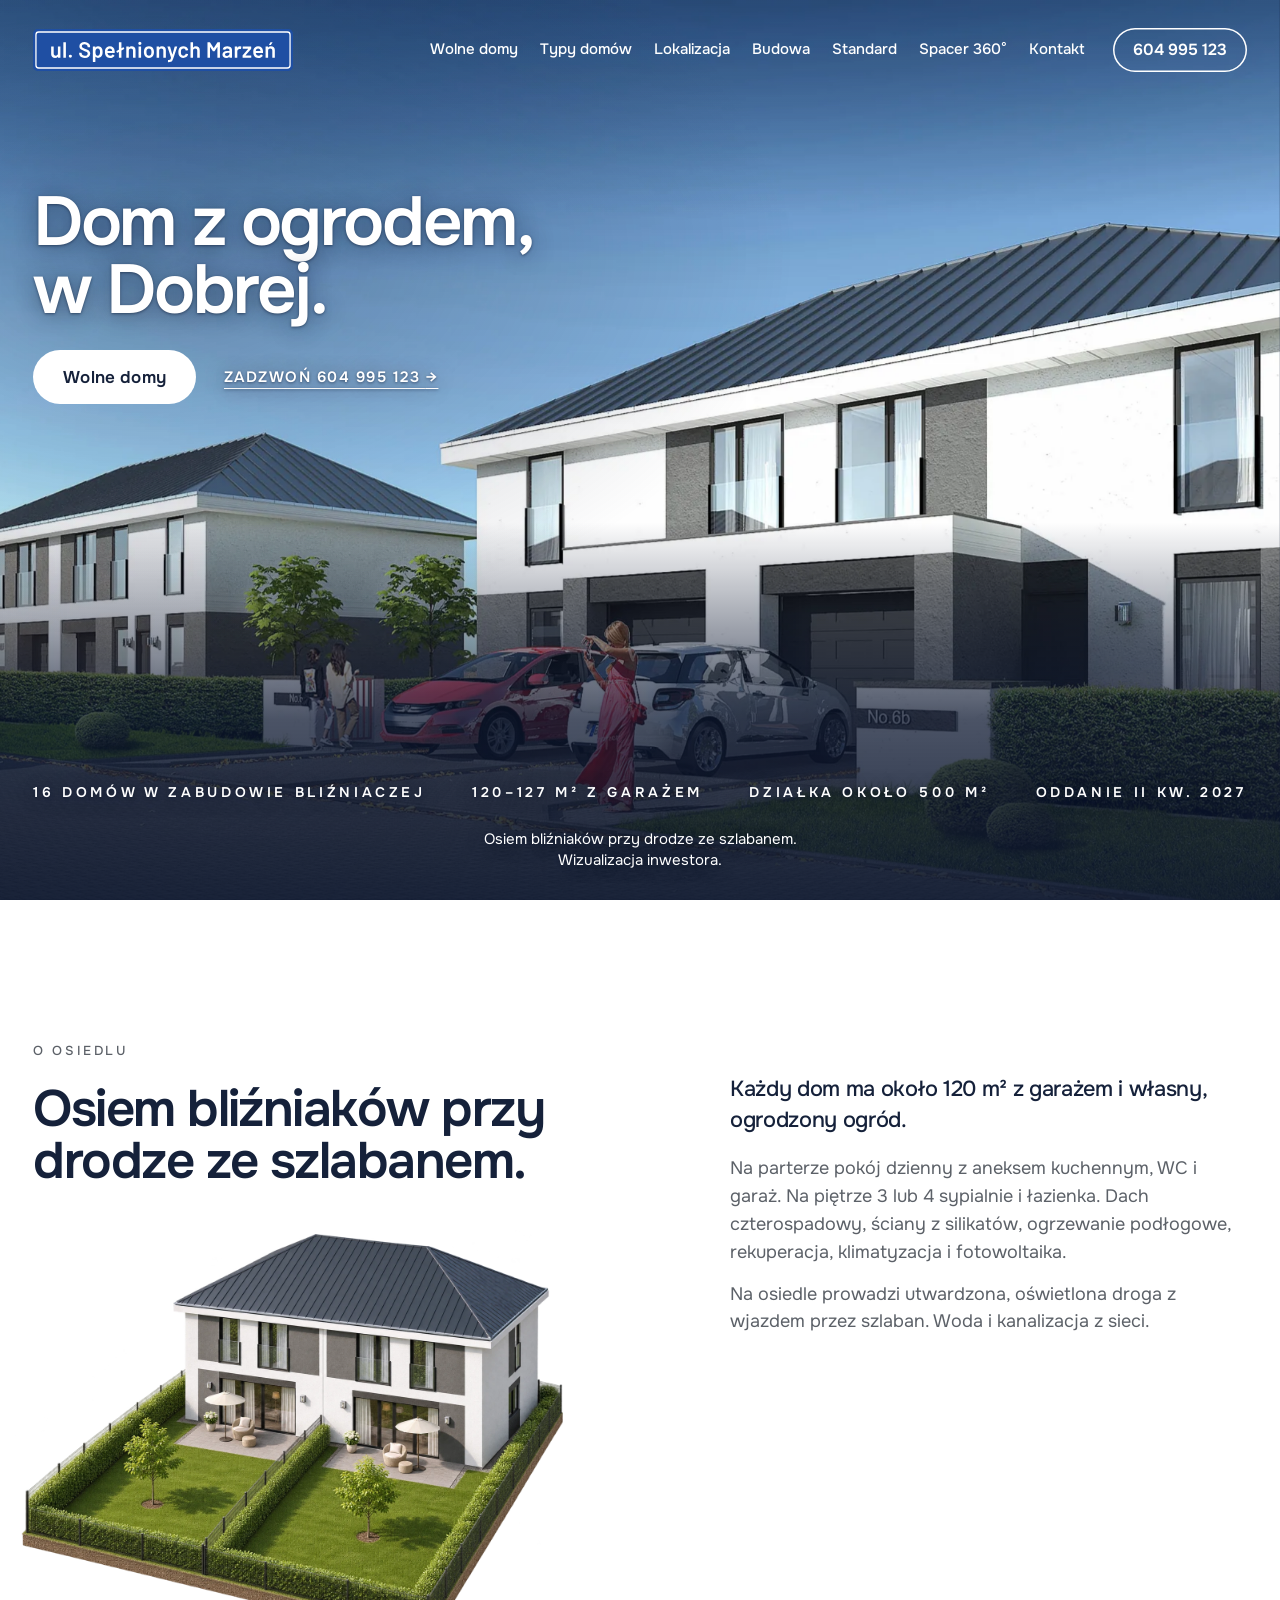
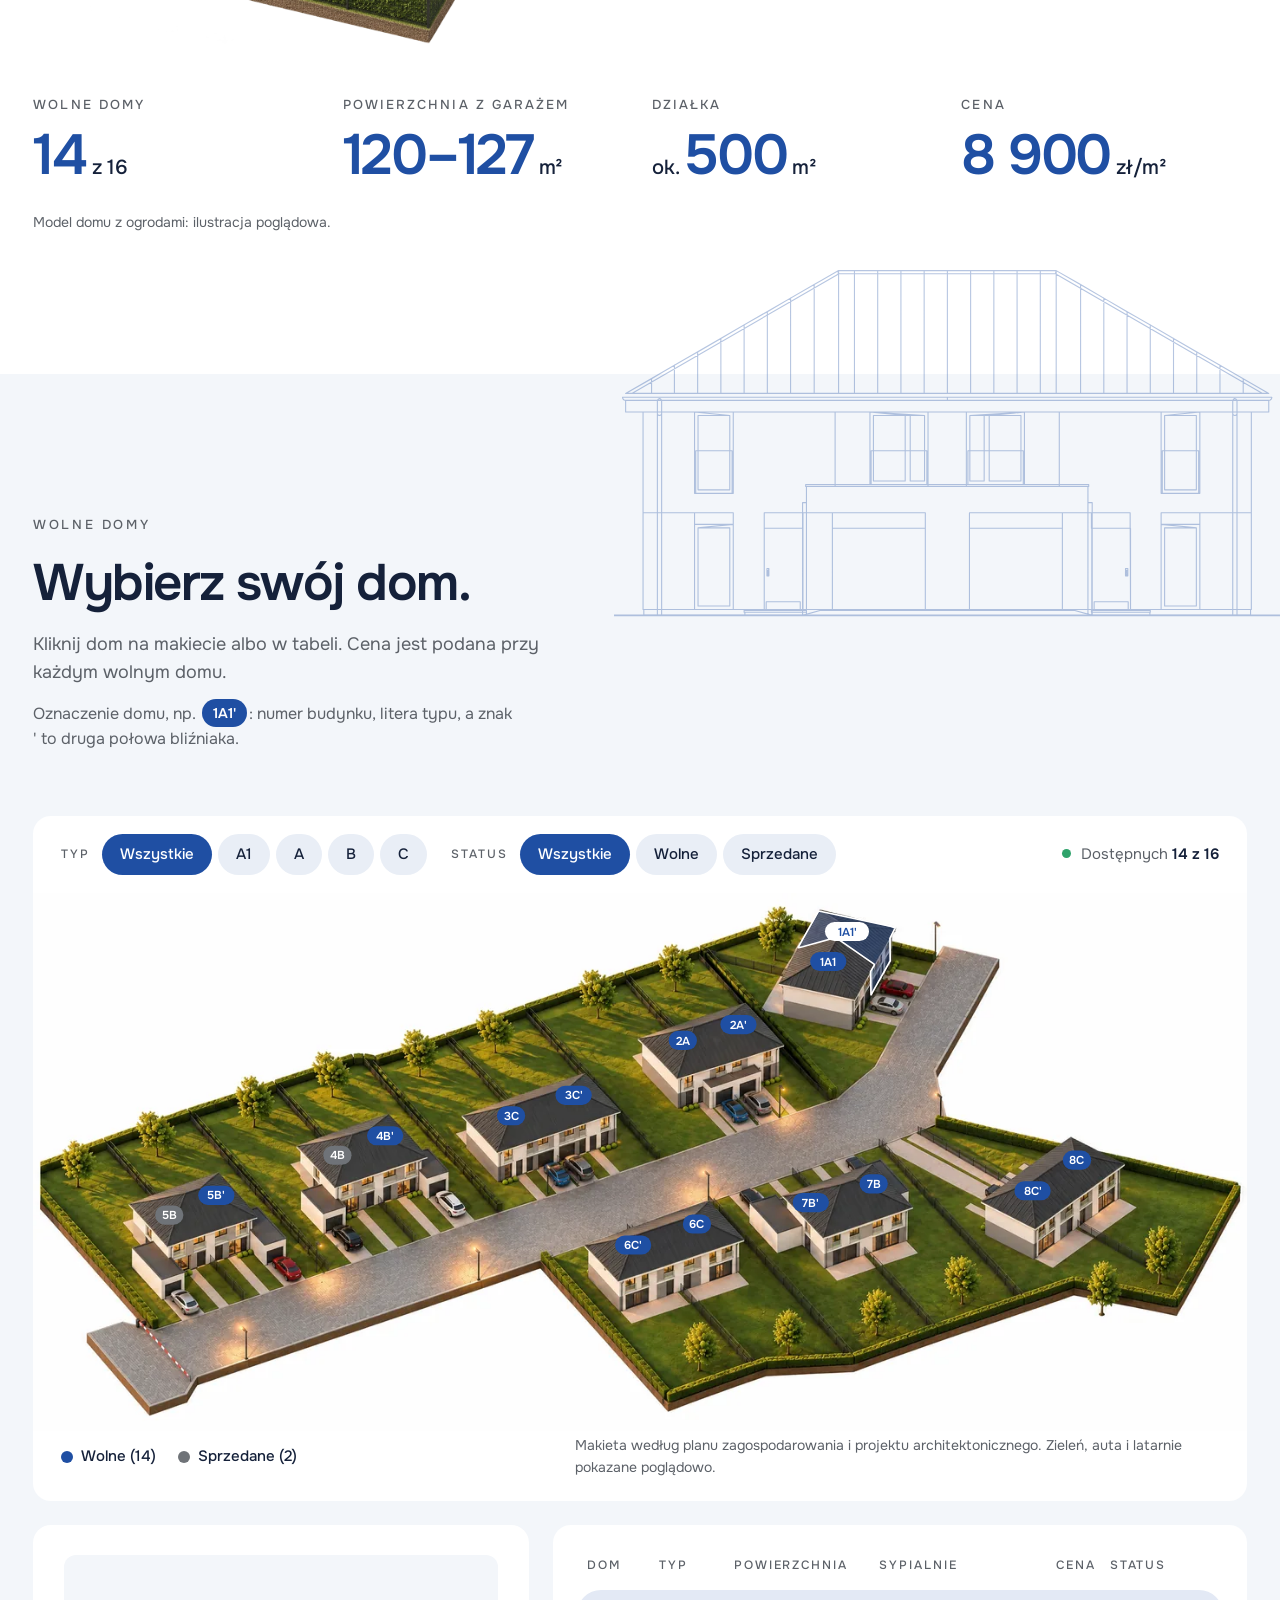
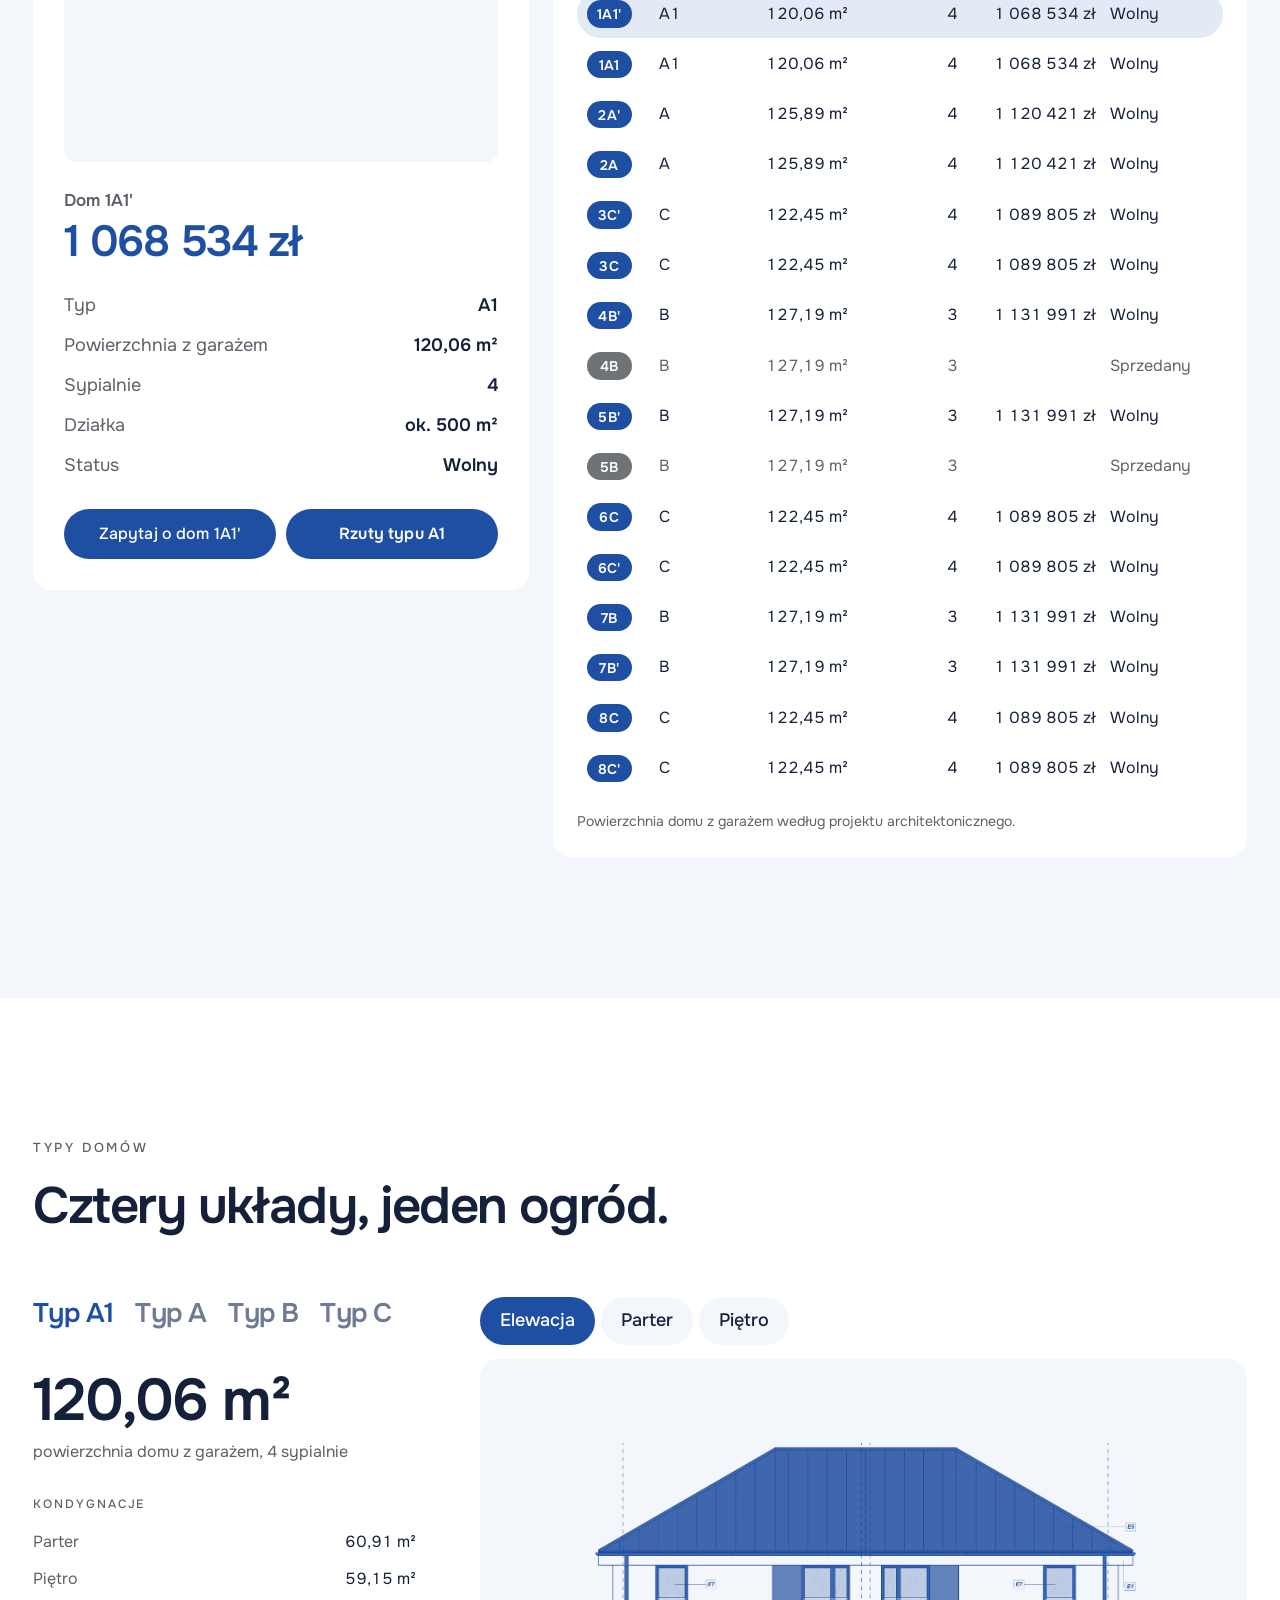
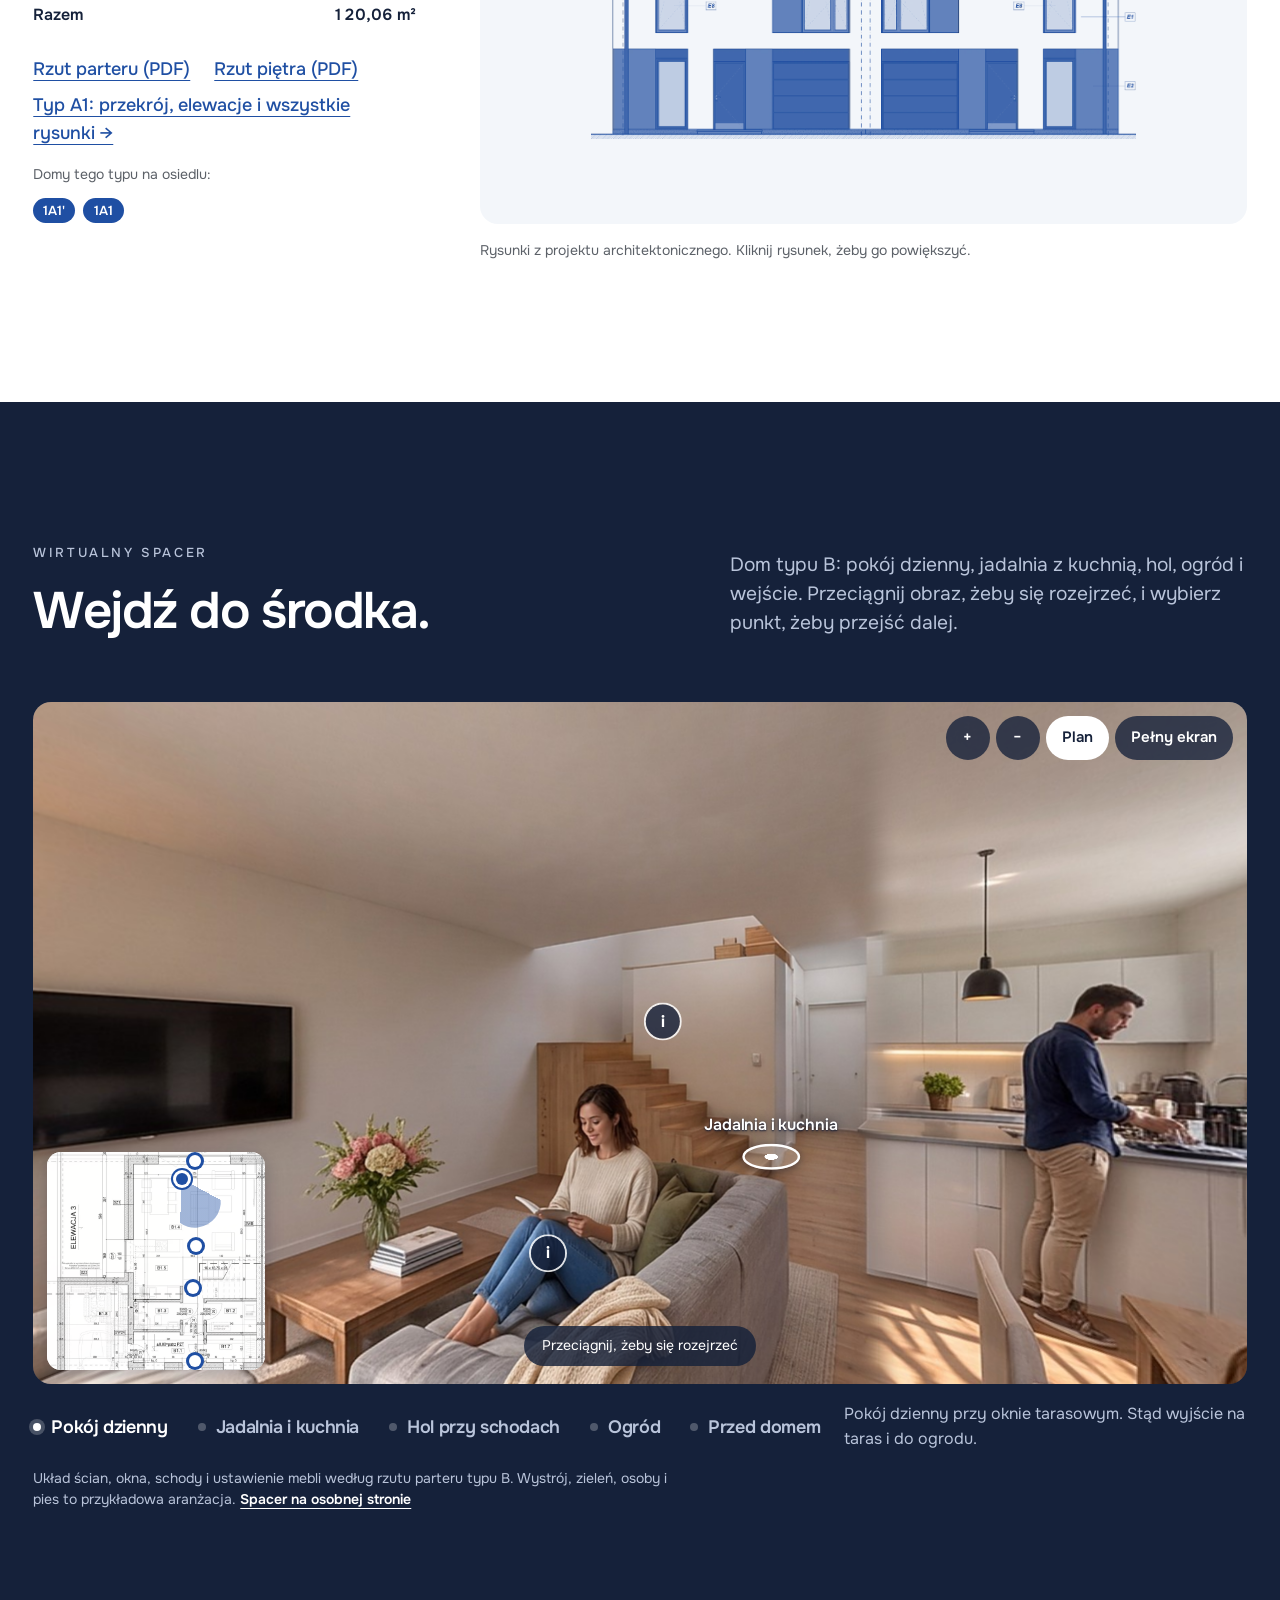
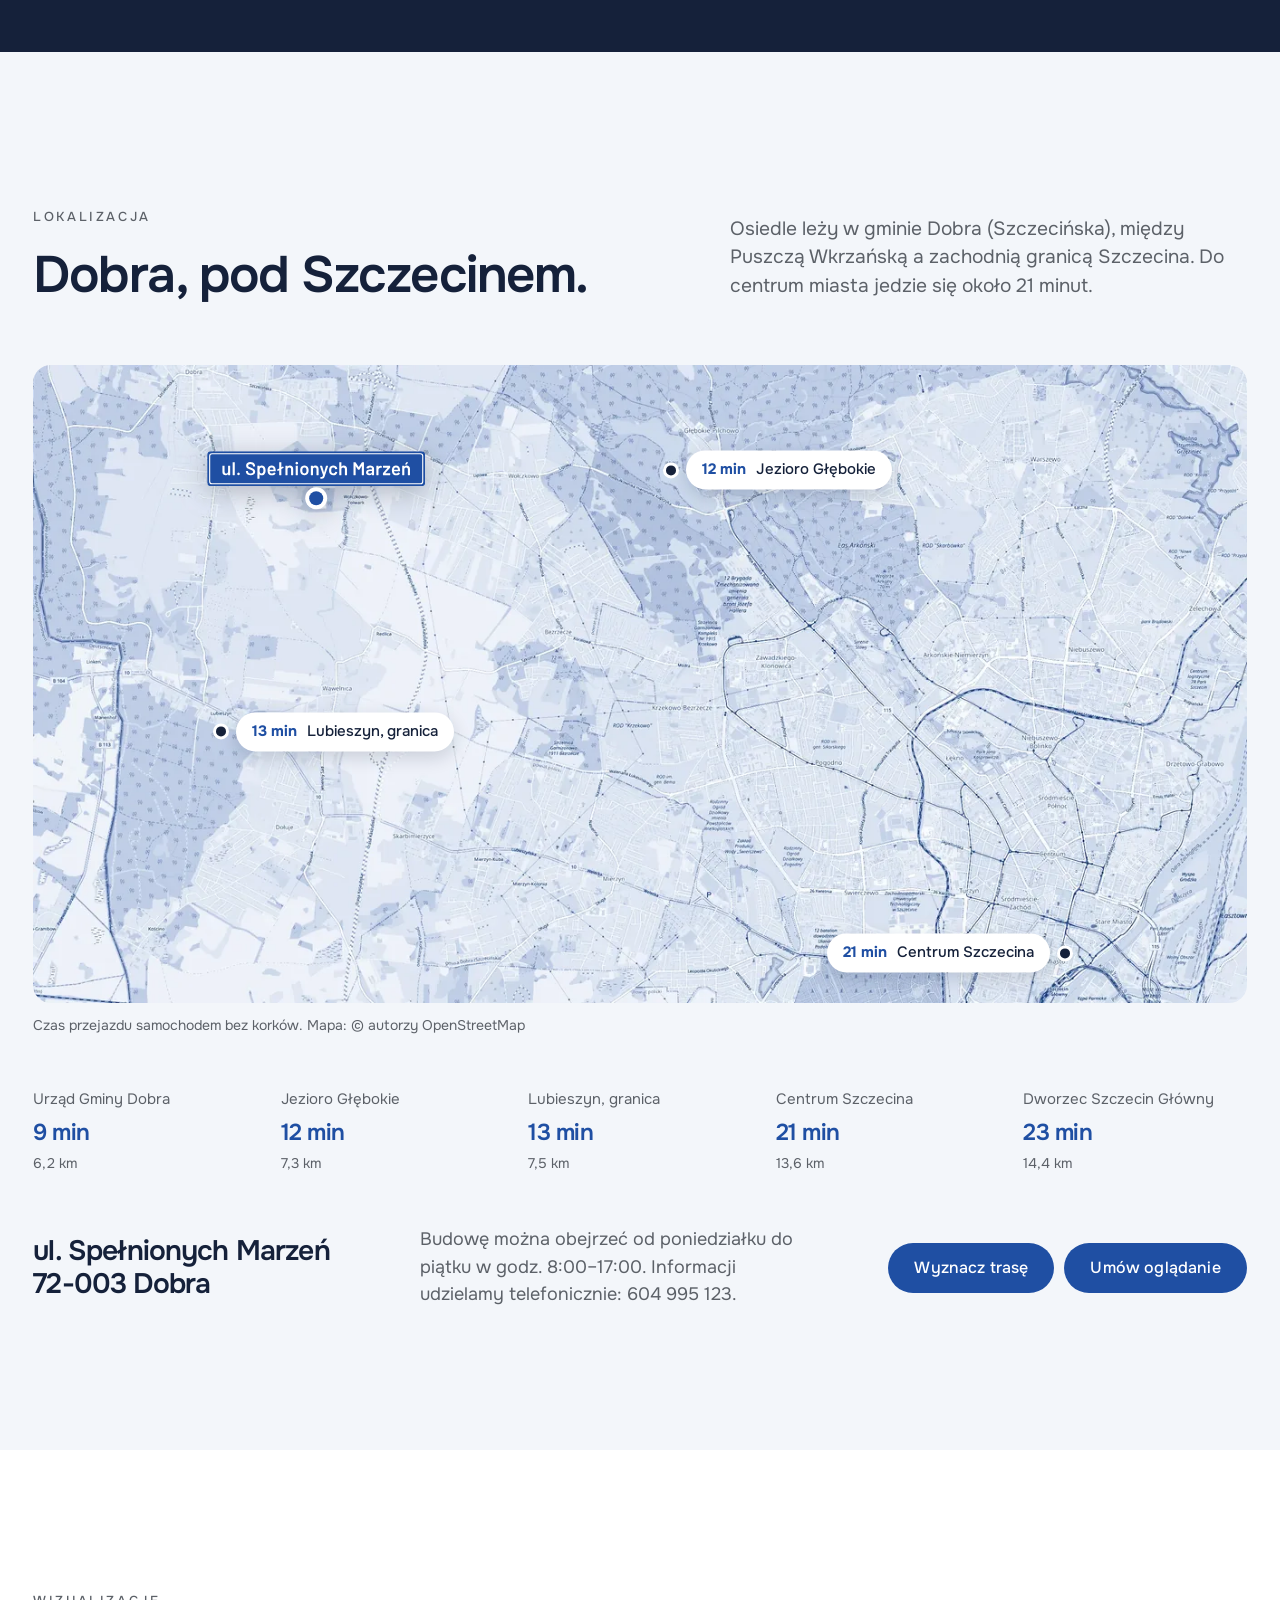
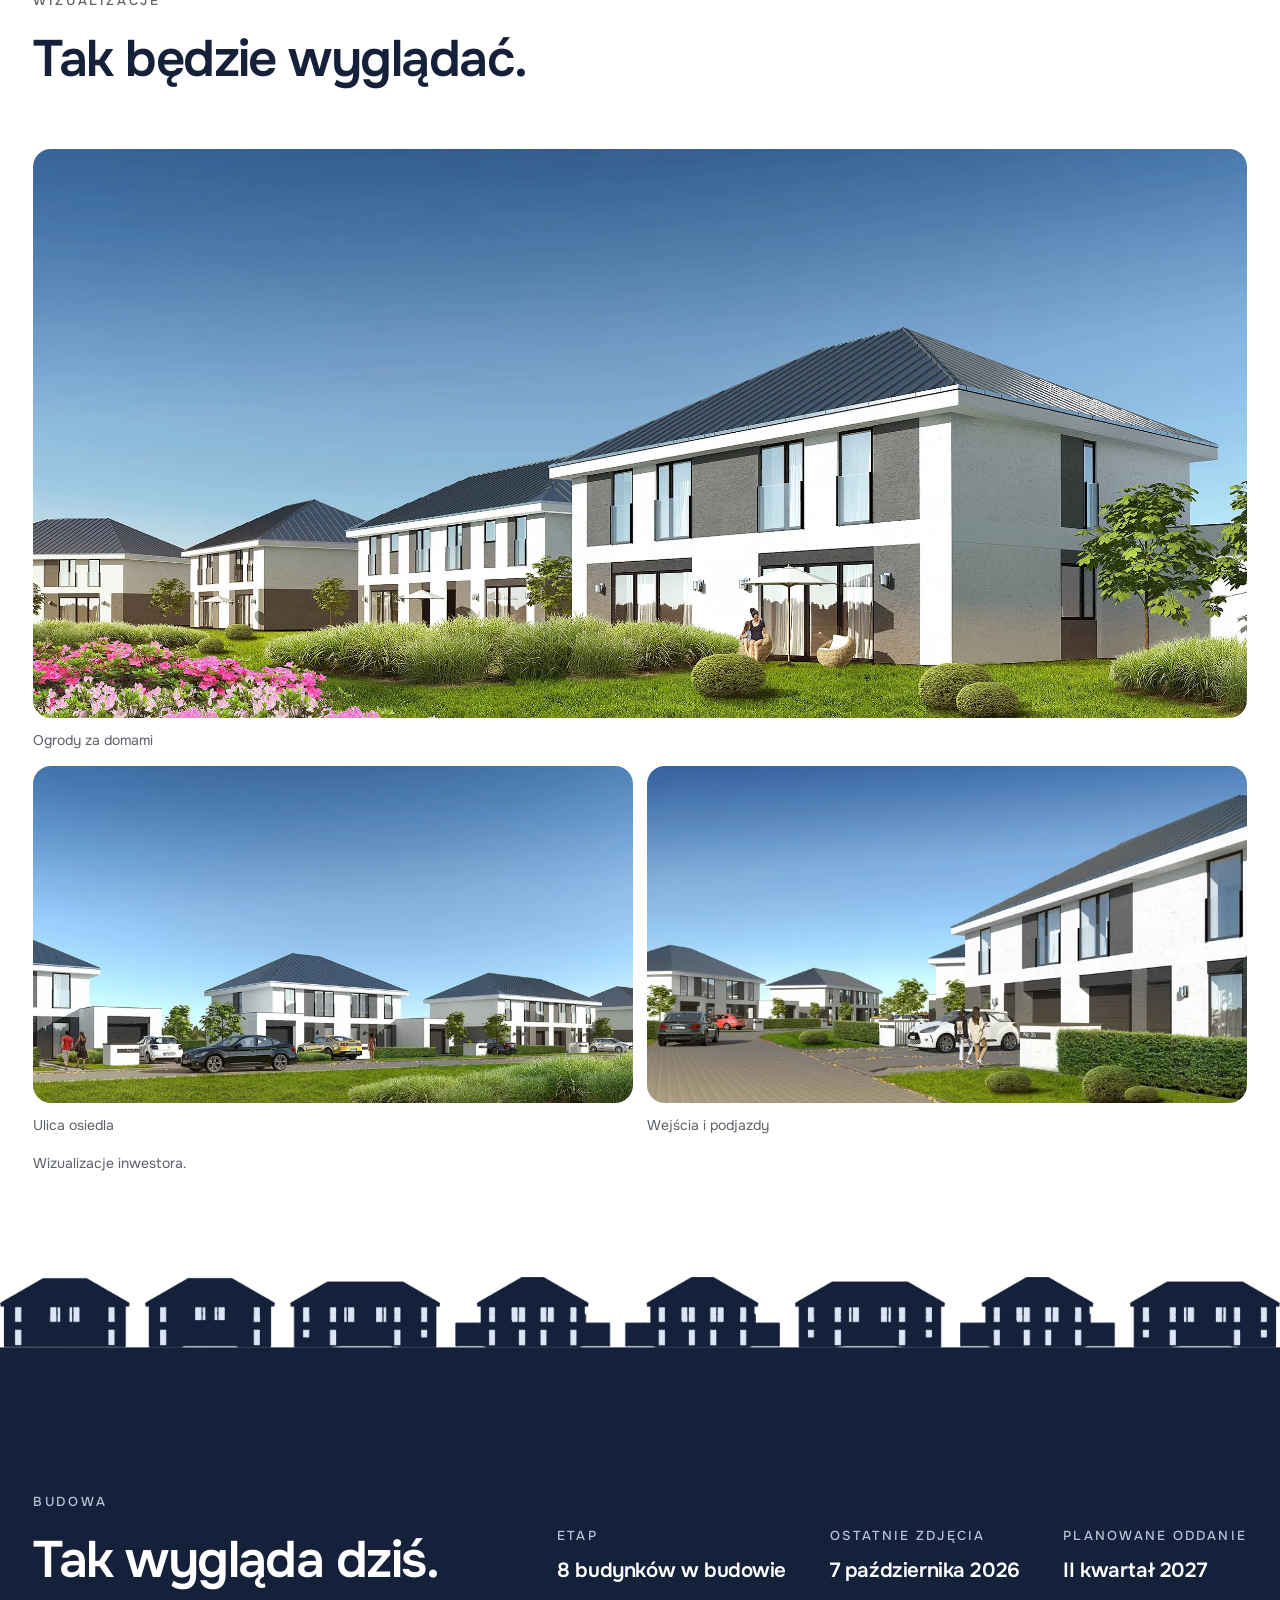
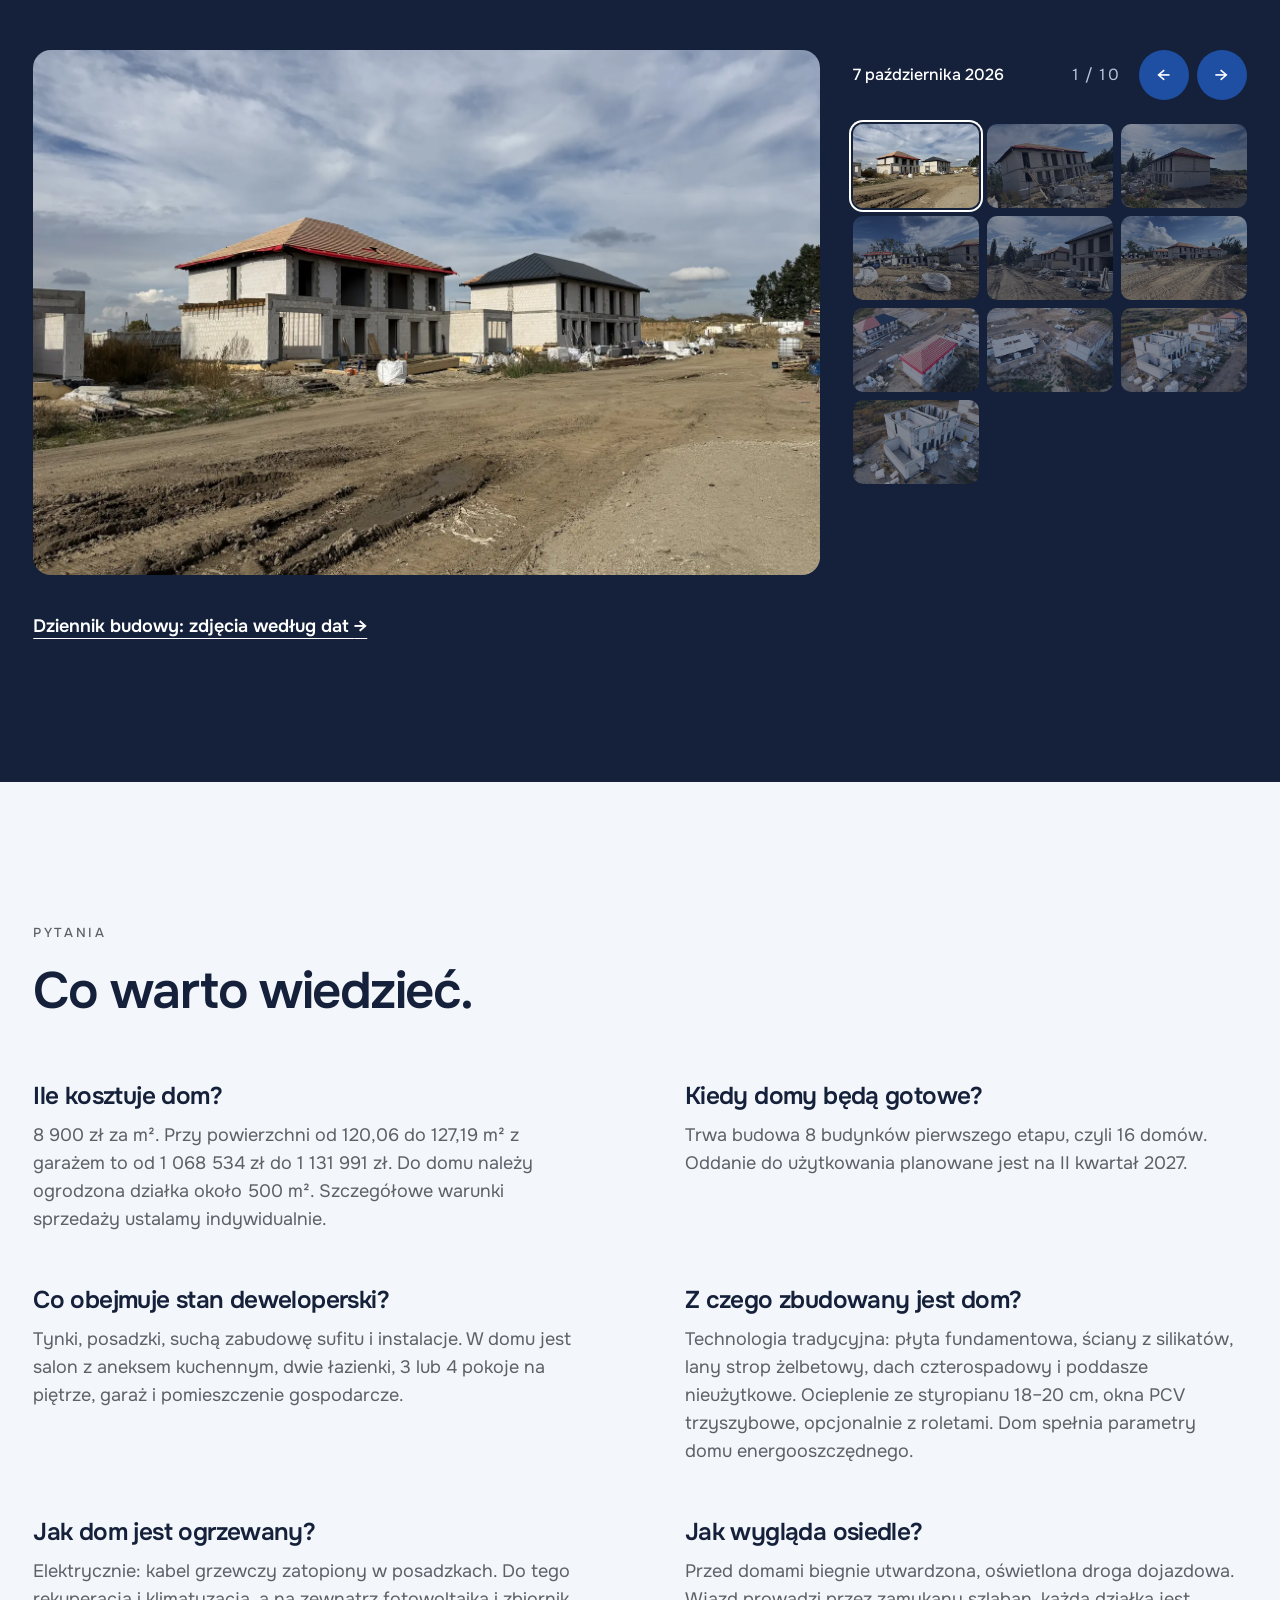
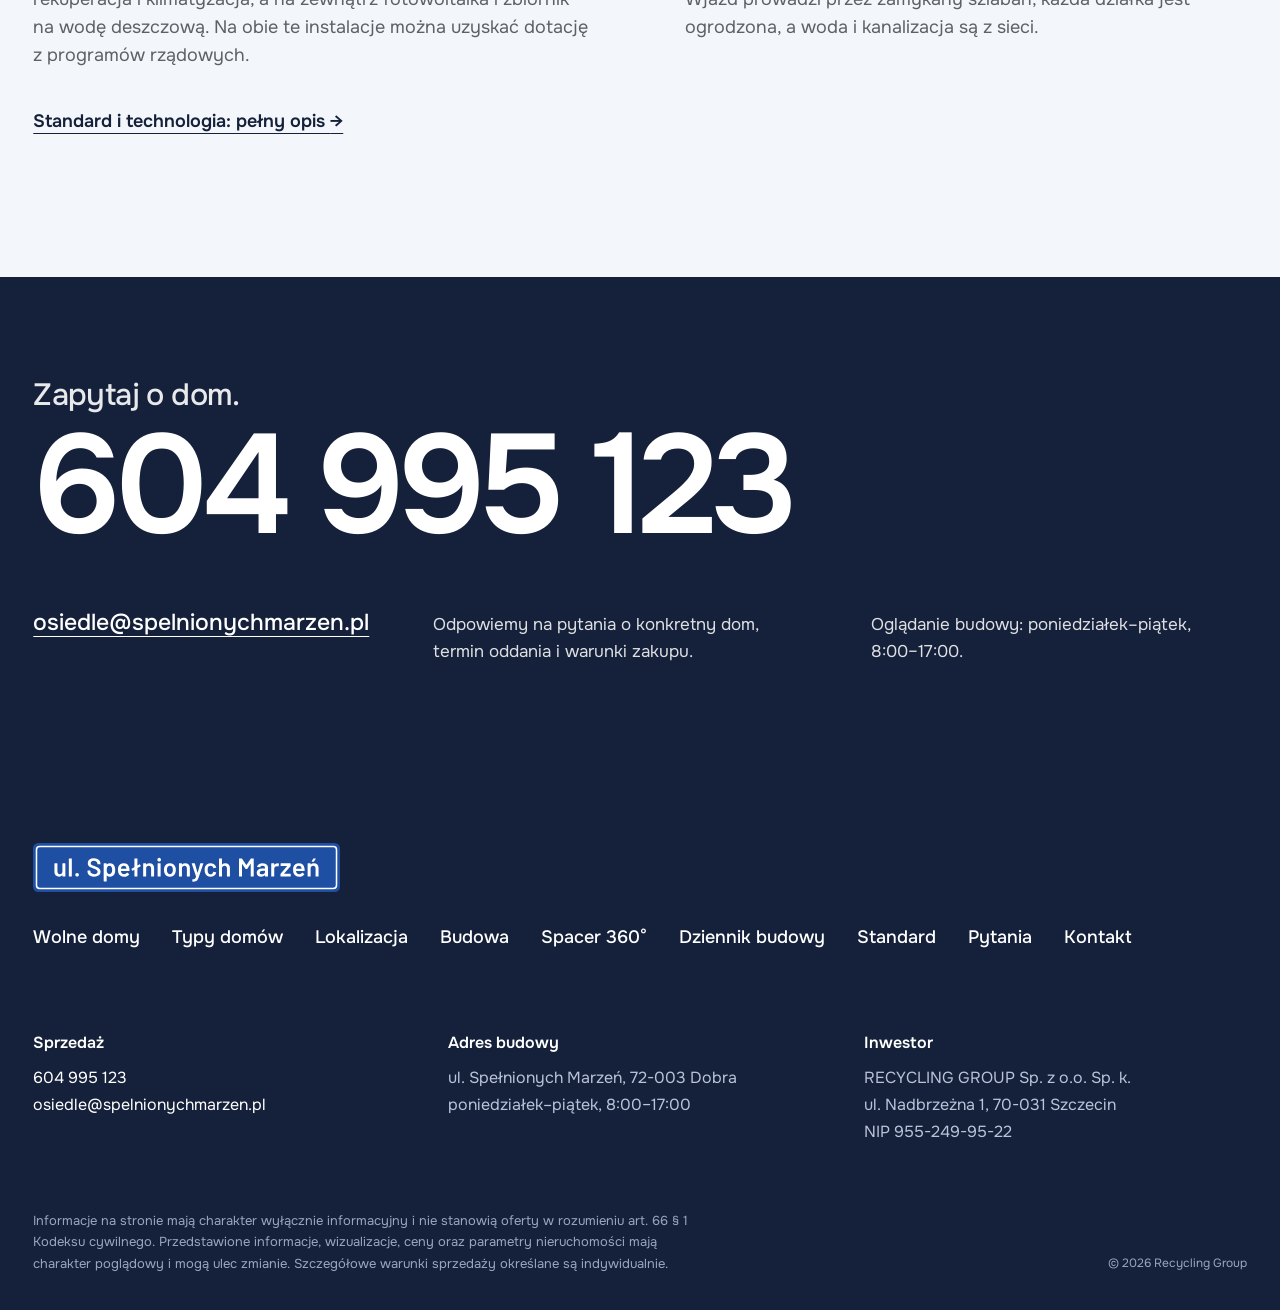
<file: index.html>
<!doctype html>
<html lang="pl">
<head>
<meta charset="utf-8">
<meta name="viewport" content="width=device-width, initial-scale=1">
<meta name="robots" content="noindex, nofollow">
<meta name="format-detection" content="telephone=no">
<title>Osiedle Spełnionych Marzeń w Dobrej: domy w zabudowie bliźniaczej</title>
<meta name="description" content="16 domów w zabudowie bliźniaczej przy ul. Spełnionych Marzeń w Dobrej. Od 120 m² z garażem, działka około 500 m², oddanie w II kwartale 2027, 8 900 zł/m².">
<meta property="og:type" content="website">
<meta property="og:locale" content="pl_PL">
<meta property="og:site_name" content="Osiedle Spełnionych Marzeń">
<meta property="og:title" content="Osiedle Spełnionych Marzeń w Dobrej: domy w zabudowie bliźniaczej">
<meta property="og:description" content="16 domów w zabudowie bliźniaczej przy ul. Spełnionych Marzeń w Dobrej. Od 120 m² z garażem, działka około 500 m², oddanie w II kwartale 2027, 8 900 zł/m².">
<meta property="og:url" content="https://mzabavchukweb.github.io/spelnionychmarzen/">
<meta property="og:image" content="https://mzabavchukweb.github.io/spelnionychmarzen/img/og.jpg">
<meta property="og:image:width" content="1200">
<meta property="og:image:height" content="630">
<meta property="og:image:alt" content="Bliźniaki przy ul. Spełnionych Marzeń w Dobrej od strony ogrodów. Wizualizacja inwestora.">
<meta name="twitter:card" content="summary_large_image">
<meta name="theme-color" content="#15213A">
<link rel="icon" href="img/ikona.svg" type="image/svg+xml">
<link rel="apple-touch-icon" href="img/ikona.png">
<link rel="preload" href="fonty/onest.woff2" as="font" type="font/woff2" crossorigin>
<link rel="stylesheet" href="css/style.css">
<link rel="stylesheet" href="css/podstrony.css">
<style>html { background: #15213A; }</style>
</head>
<body>

<a class="pomin" href="#tresc">Przejdź do treści</a>

<header class="naglowek">
  <div class="naglowek__w">
    <a class="logo" href="#" aria-label="Osiedle Spełnionych Marzeń, strona główna"><img src="img/logo.svg" width="236" height="58" alt="ul. Spełnionych Marzeń"></a>
    <nav class="menu" id="menu" aria-label="Główna">
      <a href="#domy">Wolne domy</a>
      <a href="#typy">Typy domów</a>
      <a href="#lokalizacja">Lokalizacja</a>
      <a href="#budowa">Budowa</a>
      <a href="standard.html">Standard</a>
      <a href="#spacer-360">Spacer 360°</a>
      <a href="#kontakt">Kontakt</a>
      <div class="menu__dol">
        <a class="przycisk" href="tel:+48604995123">Zadzwoń: 604 995 123</a>
        <p>ul. Spełnionych Marzeń, 72-003 Dobra<br>Oglądanie budowy: pon.–pt. <span class="nw">8:00–17:00</span></p>
      </div>
    </nav>
    <a class="naglowek__tel" href="tel:+48604995123">604 995 123</a>
    <button class="menu-przycisk" type="button" aria-expanded="false" aria-controls="menu">Menu</button>
  </div>
</header>

<a class="dzwon" href="tel:+48604995123" aria-label="Zadzwoń: 604 995 123"><img src="img/ikona-telefon-192.webp" width="190" height="192" alt=""></a>

<main id="tresc">

<section class="otwarcie" aria-labelledby="h-otwarcie">
  <picture class="otwarcie__tlo">
    <source media="(max-width: 760px)" srcset="img/wiz-2-pion-1000.webp" width="1000" height="1530">
    <img src="img/wiz-2-2400.webp" width="2400" height="1224" alt="Bliźniaki przy ul. Spełnionych Marzeń: białe domy z dachem czterospadowym, grafitowymi pasami i garażami">
  </picture>
  <div class="otwarcie__tresc">
    <h1 id="h-otwarcie">Dom z ogrodem,<br>w Dobrej.</h1>
    <p class="otwarcie__linki">
      <a class="przycisk przycisk--jasny" href="#domy">Wolne domy</a>
      <a href="tel:+48604995123">Zadzwoń 604 995 123 <span aria-hidden="true">&rarr;</span></a>
    </p>
  </div>
  <ul class="otwarcie__fakty" aria-label="Najważniejsze dane">
    <li>16 domów w zabudowie bliźniaczej</li>
    <li>120–127 m² z garażem</li>
    <li>Działka około 500 m²</li>
    <li>Oddanie II kw. 2027</li>
  </ul>
  <p class="otwarcie__podpis">Osiem bliźniaków przy drodze ze szlabanem.<br>Wizualizacja inwestora.</p>
</section>

<section class="sekcja intro" aria-labelledby="h-o">
  <div class="w">
    <div class="intro__gora">
      <div>
        <p class="etykieta">O osiedlu</p>
        <h2 id="h-o">Osiem bliźniaków przy drodze ze szlabanem.</h2>
        <img class="detal detal--ogrod" src="img/dom-ogrod.webp" width="1400" height="1046" alt="Bliźniak od strony ogrodów: dwa ogrodzone ogrody z tarasami" loading="lazy">
      </div>
      <div class="intro__opis">
        <p class="intro__lid">Każdy dom ma około 120&nbsp;m² z garażem i własny, ogrodzony ogród.</p>
        <p>Na parterze pokój dzienny z aneksem kuchennym, WC i garaż. Na piętrze 3 lub 4 sypialnie i łazienka. Dach czterospadowy, ściany z silikatów, ogrzewanie podłogowe, rekuperacja, klimatyzacja i fotowoltaika.</p>
        <p>Na osiedle prowadzi utwardzona, oświetlona droga z wjazdem przez szlaban. Woda i kanalizacja z sieci.</p>
      </div>
    </div>
    <dl class="fakty">
      <div><dt>Wolne domy</dt><dd><span data-wolne>14</span><small> z 16</small></dd></div>
      <div><dt>Powierzchnia z garażem</dt><dd>120–127<small> m²</small></dd></div>
      <div><dt>Działka</dt><dd><small>ok. </small>500<small> m²</small></dd></div>
      <div><dt>Cena</dt><dd>8 900<small> zł/m²</small></dd></div>
    </dl>
    <p class="przypis">Model domu z ogrodami: ilustracja poglądowa.</p>
  </div>
</section>

<section class="sekcja sekcja--kamien" id="domy" aria-labelledby="h-domy">
  <img class="rysunek" src="img/rys-elewacja.svg" width="1720" height="950" alt="" aria-hidden="true">
  <div class="w">
    <p class="etykieta">Wolne domy</p>
    <h2 id="h-domy">Wybierz swój dom.</h2>
    <p class="wstep-sekcji">Kliknij dom na makiecie albo w tabeli. Cena jest podana przy każdym wolnym domu.</p>
    <p class="wstep-sekcji wstep-sekcji--ozn">Oznaczenie domu, np. <span class="nr">1A1'</span>: numer budynku, litera typu, a znak ' to druga połowa bliźniaka.</p>
    <div class="nawigator">
      <div class="nawigator__pasek">
        <div class="filtr" role="group" aria-label="Typ domu" id="filtr-typ">
          <span class="filtr__et" aria-hidden="true">Typ</span>
          <button type="button" data-typ="" aria-pressed="true">Wszystkie</button>
          <button type="button" data-typ="A1" aria-pressed="false">A1</button>
          <button type="button" data-typ="A" aria-pressed="false">A</button>
          <button type="button" data-typ="B" aria-pressed="false">B</button>
          <button type="button" data-typ="C" aria-pressed="false">C</button>
        </div>
        <div class="filtr" role="group" aria-label="Status" id="filtr-status">
          <span class="filtr__et" aria-hidden="true">Status</span>
          <button type="button" data-status="" aria-pressed="true">Wszystkie</button>
          <button type="button" data-status="wolny" aria-pressed="false">Wolne</button>
          <button type="button" data-status="sprzedany" aria-pressed="false">Sprzedane</button>
        </div>
        <p class="nawigator__licznik"><i class="zywe" aria-hidden="true"></i>Dostępnych <b><span data-wolne>14</span> z 16</b></p>
      </div>
      <div class="nawigator__rys" id="nawigator-rys">
        <div class="nawigator__plotno">
          <picture>
            <img src="img/makieta-2400.webp" srcset="img/makieta-1400.webp 1400w, img/makieta-2400.webp 2400w" sizes="(max-width: 600px) 980px, (max-width: 1440px) 100vw, 1320px" width="2400" height="1065" alt="Makieta 3D pierwszego etapu osiedla według planu zagospodarowania: droga ze szlabanem, 5 bliźniaków po jednej stronie i 3 po drugiej" loading="lazy">
          </picture>
          <svg viewBox="0 0 3689 1645" id="nav-svg" role="group" aria-label="Domy na makiecie, wybierz dom"></svg>
        </div>
      </div>
      <p class="nawigator__gest" id="nawigator-gest" aria-hidden="true" hidden><span class="nawigator__palec"><img src="img/ikona-palec-160.webp" width="159" height="160" alt=""></span>Przesuń makietę palcem</p>
      <div class="nawigator__dol">
        <p class="legenda"><span><i class="kropka"></i><span>Wolne (<span data-wolne>14</span>)</span></span><span><i class="kropka kropka--sprzedany"></i><span>Sprzedane (<span data-sprzedane>2</span>)</span></span></p>
        <p class="przypis">Makieta według planu zagospodarowania i projektu architektonicznego. Zieleń, auta i latarnie pokazane poglądowo.</p>
      </div>
    </div>
    <div class="plan">
      <div class="plan__karta">
        <div class="karta" id="karta" aria-live="polite"></div>
      </div>
      <div class="plan__dane">
        <table class="tabela">
          <caption class="ukryte">Domy pierwszego etapu: typ, powierzchnia, cena i status</caption>
          <thead><tr><th scope="col">Dom</th><th scope="col" class="typ-k">Typ</th><th scope="col" class="l">Powierzchnia</th><th scope="col" class="l sypialnie"><span class="pelne">Sypialnie</span><abbr class="skrot" title="Sypialnie">Syp.</abbr></th><th scope="col" class="l">Cena</th><th scope="col" class="status-k">Status</th></tr></thead>
          <tbody id="lista"></tbody>
        </table>
        <p class="przypis">Powierzchnia domu z garażem według projektu architektonicznego.</p>
      </div>
    </div>
  </div>
</section>

<section class="sekcja typy" id="typy" aria-labelledby="h-typy">
  <div class="w">
    <p class="etykieta">Typy domów</p>
    <h2 id="h-typy">Cztery układy, jeden ogród.</h2>
    <div class="typy__uklad">
      <div class="typy__lewa">
        <div class="zakladki" role="tablist" aria-label="Typ domu" id="zakladki"></div>
        <div id="typ-opis"></div>
      </div>
      <div class="typy__rysunek" id="typ" role="tabpanel">
        <div class="przelacznik" role="group" aria-label="Rysunek">
          <button type="button" data-k="elewacja" aria-pressed="true">Elewacja</button>
          <button type="button" data-k="parter" aria-pressed="false">Parter</button>
          <button type="button" data-k="pietro" aria-pressed="false">Piętro</button>
        </div>
        <button type="button" class="typy__powieksz" id="rzut-powieksz" aria-label="Powiększ rysunek">
          <img id="rzut" src="img/elewacja-a1.webp" width="1243" height="675" alt="">
        </button>
        <p class="przypis">Rysunki z projektu architektonicznego. Kliknij rysunek, żeby go powiększyć.</p>
      </div>
    </div>
  </div>
</section>

<section class="sekcja sekcja--granat wejdz" id="spacer-360" aria-labelledby="h-spacer">
  <div class="w">
    <div class="lok__gora">
      <div>
        <p class="etykieta">Wirtualny spacer</p>
        <h2 id="h-spacer">Wejdź do środka.</h2>
      </div>
      <p class="lok__opis">Dom typu B: pokój dzienny, jadalnia z kuchnią, hol, ogród i wejście. Przeciągnij obraz, żeby się rozejrzeć, i wybierz punkt, żeby przejść dalej.</p>
    </div>
    <!-- SPACER -->
    <div class="spacer" id="spacer">
      <canvas id="spacer-plotno" tabindex="0" role="img" aria-label="Panorama 360° domu typu B. Strzałki na klawiaturze obracają widok, plus i minus przybliżają."></canvas>
      <div id="spacer-znaczniki"></div>
      <div class="spacer__narzedzia">
        <button type="button" data-zoom="-10" aria-label="Przybliż">+</button>
        <button type="button" data-zoom="10" aria-label="Oddal">&minus;</button>
        <button type="button" data-plan aria-pressed="true">Plan</button>
        <button type="button" data-pelny>Pełny ekran</button>
      </div>
      <div class="spacer__plan" id="spacer-plan" aria-label="Plan parteru z punktami spaceru">
        <img src="img/spacer/plan-b-parter.webp" width="720" height="720" alt="">
        <span class="spacer__stozek" id="spacer-stozek"></span>
      </div>
      <p class="spacer__podpowiedz">Przeciągnij, żeby się rozejrzeć</p>
    </div>
    <div class="spacer__pasek">
      <div class="spacer__lista" role="group" aria-label="Punkt spaceru" id="spacer-punkty"></div>
      <p id="spacer-info" aria-live="polite"></p>
    </div>
    <noscript><div class="wizualizacje"><figure><img src="img/spacer/b-parter-salon-2048.jpg" width="2048" height="1024" alt="Panorama: pokój dzienny, dom typu B" loading="lazy"><figcaption>Pokój dzienny</figcaption></figure><figure><img src="img/spacer/b-parter-jadalnia-kuchnia-2048.jpg" width="2048" height="1024" alt="Panorama: jadalnia i kuchnia, dom typu B" loading="lazy"><figcaption>Jadalnia i kuchnia</figcaption></figure><figure><img src="img/spacer/b-parter-hol-2048.jpg" width="2048" height="1024" alt="Panorama: hol przy schodach, dom typu B" loading="lazy"><figcaption>Hol przy schodach</figcaption></figure><figure><img src="img/spacer/b-ogrod-2048.jpg" width="2048" height="1024" alt="Panorama: ogród, dom typu B" loading="lazy"><figcaption>Ogród</figcaption></figure><figure><img src="img/spacer/b-front-2048.jpg" width="2048" height="1024" alt="Panorama: przed domem, dom typu B" loading="lazy"><figcaption>Przed domem</figcaption></figure></div></noscript>
    <div class="wizualizacje spacer__zapas" hidden><figure><img src="img/spacer/b-parter-salon-2048.jpg" width="2048" height="1024" alt="Panorama: pokój dzienny, dom typu B" loading="lazy"><figcaption>Pokój dzienny</figcaption></figure><figure><img src="img/spacer/b-parter-jadalnia-kuchnia-2048.jpg" width="2048" height="1024" alt="Panorama: jadalnia i kuchnia, dom typu B" loading="lazy"><figcaption>Jadalnia i kuchnia</figcaption></figure><figure><img src="img/spacer/b-parter-hol-2048.jpg" width="2048" height="1024" alt="Panorama: hol przy schodach, dom typu B" loading="lazy"><figcaption>Hol przy schodach</figcaption></figure><figure><img src="img/spacer/b-ogrod-2048.jpg" width="2048" height="1024" alt="Panorama: ogród, dom typu B" loading="lazy"><figcaption>Ogród</figcaption></figure><figure><img src="img/spacer/b-front-2048.jpg" width="2048" height="1024" alt="Panorama: przed domem, dom typu B" loading="lazy"><figcaption>Przed domem</figcaption></figure></div>
    <!-- /SPACER -->
    <p class="przypis">Układ ścian, okna, schody i ustawienie mebli według rzutu parteru typu B. Wystrój, zieleń, osoby i pies to przykładowa aranżacja. <a href="spacer.html">Spacer na osobnej stronie</a></p>
  </div>
</section>

<section class="sekcja sekcja--kamien lok" id="lokalizacja" aria-labelledby="h-lok">
  <div class="w">
    <div class="lok__gora">
      <div>
        <p class="etykieta">Lokalizacja</p>
        <h2 id="h-lok">Dobra, pod Szczecinem.</h2>
      </div>
      <p class="lok__opis">Osiedle leży w gminie Dobra (Szczecińska), między Puszczą Wkrzańską a zachodnią granicą Szczecina. Do centrum miasta jedzie się około 21 minut.</p>
    </div>
    <figure class="mapa">
      <img src="img/mapa-2680.webp" srcset="img/mapa-1340.webp 1340w, img/mapa-2680.webp 2680w" sizes="(max-width: 1440px) 100vw, 1360px" width="2680" height="1409" alt="Mapa okolicy: osiedle w Dobrej na zachód od Szczecina, z zaznaczonym Jeziorem Głębokim, Lubieszynem i centrum miasta" loading="lazy">
      <span class="mapa__osiedle" style="left:23.3%;top:19.87%"><img src="img/logo.svg" width="236" height="58" alt="ul. Spełnionych Marzeń"></span>
      <span class="mapa__punkt" style="left:52.62%;top:15.63%"><b>12 min</b> Jezioro Głębokie</span>
      <span class="mapa__punkt" style="left:15.52%;top:54.59%"><b>13 min</b> Lubieszyn, granica</span>
      <span class="mapa__punkt mapa__punkt--lewo" style="left:84.96%;top:87.55%"><b>21 min</b> Centrum Szczecina</span>
      <figcaption>Czas przejazdu samochodem bez korków. Mapa: © autorzy OpenStreetMap</figcaption>
    </figure>
    <dl class="mapa__lista">
      <div><dt>Urząd Gminy Dobra</dt><dd>9 min <small>6,2 km</small></dd></div>
      <div><dt>Jezioro Głębokie</dt><dd>12 min <small>7,3 km</small></dd></div>
      <div><dt>Lubieszyn, granica</dt><dd>13 min <small>7,5 km</small></dd></div>
      <div><dt>Centrum Szczecina</dt><dd>21 min <small>13,6 km</small></dd></div>
      <div><dt>Dworzec Szczecin Główny</dt><dd>23 min <small>14,4 km</small></dd></div>
    </dl>
    <div class="lok__dol">
      <address class="adres">ul. Spełnionych Marzeń<br>72-003 Dobra</address>
      <p>Budowę można obejrzeć od poniedziałku do piątku w godz. <span class="nw">8:00–17:00</span>. Informacji udzielamy telefonicznie: 604 995 123.</p>
      <p class="akcje">
        <a class="przycisk" href="https://www.google.com/maps/dir/?api=1&amp;destination=53.4737,14.4086" target="_blank" rel="noopener">Wyznacz trasę</a>
        <a class="przycisk" href="tel:+48604995123">Umów oglądanie</a>
      </p>
    </div>
  </div>
</section>

<section class="sekcja wizje" id="wizualizacje" aria-labelledby="h-wiz">
  <div class="w">
    <p class="etykieta">Wizualizacje</p>
    <h2 id="h-wiz">Tak będzie wyglądać.</h2>
    <div class="wizualizacje">
      <figure class="wizualizacje__szeroka">
        <img src="img/wiz-3-2400.webp" srcset="img/wiz-3-1200.webp 1200w, img/wiz-3-2400.webp 2400w" sizes="(max-width: 1440px) 100vw, 1360px" width="2400" height="1177" alt="Ogrody za domami: trawniki, tarasy i okna tarasowe" loading="lazy">
        <figcaption>Ogrody za domami</figcaption>
      </figure>
      <figure>
        <img src="img/wiz-1-2400.webp" srcset="img/wiz-1-1200.webp 1200w, img/wiz-1-2400.webp 2400w" sizes="(max-width: 960px) 100vw, 680px" width="2400" height="1113" alt="Ulica osiedla z bliźniakami po obu stronach" loading="lazy">
        <figcaption>Ulica osiedla</figcaption>
      </figure>
      <figure>
        <img src="img/wiz-4-2400.webp" srcset="img/wiz-4-1200.webp 1200w, img/wiz-4-2400.webp 2400w" sizes="(max-width: 960px) 100vw, 680px" width="2400" height="1060" alt="Wejścia do domów i podjazdy przed garażami" loading="lazy">
        <figcaption>Wejścia i podjazdy</figcaption>
      </figure>
    </div>
    <p class="przypis">Wizualizacje inwestora.</p>
  </div>
</section>

<img class="sylwetki" src="img/sylwetki-okna.webp" width="3200" height="188" alt="" aria-hidden="true">
<section class="sekcja sekcja--granat budowa" id="budowa" aria-labelledby="h-budowa">
  <div class="w">
    <div class="budowa__gora">
      <div>
        <p class="etykieta">Budowa</p>
        <h2 id="h-budowa">Tak wygląda dziś.</h2>
      </div>
      <dl class="budowa__stan">
        <div><dt>Etap</dt><dd>8 budynków w budowie</dd></div>
        <div><dt>Ostatnie zdjęcia</dt><dd>7 października 2026</dd></div>
        <div><dt>Planowane oddanie</dt><dd>II kwartał 2027</dd></div>
      </dl>
    </div>
    <figure class="przeglad">
      <button type="button" class="przeglad__duze" id="budowa-powieksz" aria-label="Powiększ zdjęcie">
        <img id="budowa-img" src="img/budowa-img-3321-1600.webp" width="1600" height="1200" alt="Zdjęcie z budowy 1, 7 października 2026" loading="lazy">
      </button>
      <figcaption>
        <span class="przeglad__podpis" id="budowa-podpis">7 października 2026</span>
        <span class="przeglad__nr" id="budowa-nr" aria-live="polite">1 / 10</span>
        <span class="budowa__strzalki">
          <button type="button" class="przycisk" data-przewin="-1" aria-label="Poprzednie zdjęcie">Wstecz</button>
          <button type="button" class="przycisk" data-przewin="1" aria-label="Następne zdjęcie">Dalej</button>
        </span>
      </figcaption>
    </figure>
    <div class="miniatury" id="karuzela" aria-label="Wszystkie zdjęcia z budowy">
      <a href="img/budowa-img-3321-1600.webp" data-foto data-podpis="7 października 2026"><img src="img/budowa-img-3321-800.webp" width="800" height="600" alt="Zdjęcie z budowy 1, 7 października 2026" loading="lazy"></a>
      <a href="img/budowa-img-3324-1600.webp" data-foto data-podpis="7 października 2026"><img src="img/budowa-img-3324-800.webp" width="800" height="600" alt="Zdjęcie z budowy 2, 7 października 2026" loading="lazy"></a>
      <a href="img/budowa-img-3326-1600.webp" data-foto data-podpis="7 października 2026"><img src="img/budowa-img-3326-800.webp" width="800" height="600" alt="Zdjęcie z budowy 3, 7 października 2026" loading="lazy"></a>
      <a href="img/budowa-img-3328-1600.webp" data-foto data-podpis="7 października 2026"><img src="img/budowa-img-3328-800.webp" width="800" height="600" alt="Zdjęcie z budowy 4, 7 października 2026" loading="lazy"></a>
      <a href="img/budowa-img-3330-1600.webp" data-foto data-podpis="7 października 2026"><img src="img/budowa-img-3330-800.webp" width="800" height="600" alt="Zdjęcie z budowy 5, 7 października 2026" loading="lazy"></a>
      <a href="img/budowa-img-3338-1600.webp" data-foto data-podpis="7 października 2026"><img src="img/budowa-img-3338-800.webp" width="800" height="600" alt="Zdjęcie z budowy 6, 7 października 2026" loading="lazy"></a>
      <a href="img/budowa-dron-0812-1600.webp" data-foto data-podpis="3 października 2026, z drona"><img src="img/budowa-dron-0812-800.webp" width="800" height="450" alt="Zdjęcie z drona, 3 października 2026" loading="lazy"></a>
      <a href="img/budowa-dron-0813-1600.webp" data-foto data-podpis="3 października 2026, z drona"><img src="img/budowa-dron-0813-800.webp" width="800" height="450" alt="Zdjęcie z drona 1, 3 października 2026" loading="lazy"></a>
      <a href="img/budowa-dron-0819-1600.webp" data-foto data-podpis="3 października 2026, z drona"><img src="img/budowa-dron-0819-800.webp" width="800" height="450" alt="Zdjęcie z drona 2, 3 października 2026" loading="lazy"></a>
      <a href="img/budowa-dron-0820-1600.webp" data-foto data-podpis="3 października 2026, z drona"><img src="img/budowa-dron-0820-800.webp" width="800" height="450" alt="Zdjęcie z drona 3, 3 października 2026" loading="lazy"></a>
    </div>
    <p class="dalej"><a href="dziennik-budowy.html">Dziennik budowy: zdjęcia według dat&nbsp;<span aria-hidden="true">&rarr;</span></a></p>
  </div>
</section>

<section class="sekcja sekcja--kamien pytania" id="pytania" aria-labelledby="h-pyt">
  <div class="w">
    <div class="pytania__gora">
      <div>
        <p class="etykieta">Pytania</p>
        <h2 id="h-pyt">Co warto wiedzieć.</h2>
      </div>
    </div>
    <div class="odpowiedzi">
      <details><summary>Ile kosztuje dom?</summary><p>8 900 zł za m². Przy powierzchni od 120,06 do 127,19 m² z garażem to od <span data-cena-od>1 068 534 zł</span> do <span data-cena-do>1 131 991 zł</span>. Do domu należy ogrodzona działka około 500 m². Szczegółowe warunki sprzedaży ustalamy indywidualnie.</p></details>
      <details><summary>Kiedy domy będą gotowe?</summary><p>Trwa budowa 8 budynków pierwszego etapu, czyli 16 domów. Oddanie do użytkowania planowane jest na II kwartał 2027.</p></details>
      <details><summary>Co obejmuje stan deweloperski?</summary><p>Tynki, posadzki, suchą zabudowę sufitu i instalacje. W domu jest salon z aneksem kuchennym, dwie łazienki, 3 lub 4 pokoje na piętrze, garaż i pomieszczenie gospodarcze.</p></details>
      <details><summary>Z czego zbudowany jest dom?</summary><p>Technologia tradycyjna: płyta fundamentowa, ściany z silikatów, lany strop żelbetowy, dach czterospadowy i poddasze nieużytkowe. Ocieplenie ze styropianu 18–20 cm, okna PCV trzyszybowe, opcjonalnie z roletami. Dom spełnia parametry domu energooszczędnego.</p></details>
      <details><summary>Jak dom jest ogrzewany?</summary><p>Elektrycznie: kabel grzewczy zatopiony w posadzkach. Do tego rekuperacja i klimatyzacja, a na zewnątrz fotowoltaika i zbiornik na wodę deszczową. Na obie te instalacje można uzyskać dotację z programów rządowych.</p></details>
      <details><summary>Jak wygląda osiedle?</summary><p>Przed domami biegnie utwardzona, oświetlona droga dojazdowa. Wjazd prowadzi przez zamykany szlaban, każda działka jest ogrodzona, a woda i kanalizacja są z sieci.</p></details>
    </div>
    <p class="dalej"><a href="standard.html">Standard i technologia: pełny opis&nbsp;<span aria-hidden="true">&rarr;</span></a></p>
  </div>
</section>

<section class="kontakt kontakt--gladki" id="kontakt" aria-labelledby="h-kontakt">
  <div class="w kontakt__tresc">
    <h2 id="h-kontakt">Zapytaj o dom.</h2>
    <a class="kontakt__tel" href="tel:+48604995123">604 995 123</a>
    <div class="kontakt__dol">
      <a class="kontakt__mail" href="mailto:osiedle@spelnionychmarzen.pl">osiedle@spelnionychmarzen.pl</a>
      <p>Odpowiemy na pytania o konkretny dom, termin oddania i warunki zakupu.</p>
      <p>Oglądanie budowy: poniedziałek–piątek, <span class="nw">8:00–17:00</span>.</p>
    </div>
  </div>
</section>

</main>

<footer class="stopka">
  <div class="w">
    <div class="stopka__gora">
      <a class="stopka__logo" href="#" aria-label="Osiedle Spełnionych Marzeń, do góry strony"><img src="img/logo.svg" width="236" height="58" alt="ul. Spełnionych Marzeń" loading="lazy"></a>
      <nav class="stopka__menu" aria-label="Stopka">
        <a href="#domy">Wolne domy</a>
        <a href="#typy">Typy domów</a>
        <a href="#lokalizacja">Lokalizacja</a>
        <a href="#budowa">Budowa</a>
        <a href="#spacer-360">Spacer 360°</a>
        <a href="dziennik-budowy.html">Dziennik budowy</a>
        <a href="standard.html">Standard</a>
        <a href="#pytania">Pytania</a>
        <a href="#kontakt">Kontakt</a>
      </nav>
    </div>
    <div class="stopka__dane">
      <p><b>Sprzedaż</b><a href="tel:+48604995123">604 995 123</a><a href="mailto:osiedle@spelnionychmarzen.pl">osiedle@spelnionychmarzen.pl</a></p>
      <p><b>Adres budowy</b>ul. Spełnionych Marzeń, 72-003 Dobra<br>poniedziałek–piątek, <span class="nw">8:00–17:00</span></p>
      <p><b>Inwestor</b>RECYCLING GROUP Sp. z o.o. Sp. k.<br>ul. Nadbrzeżna 1, 70-031 Szczecin<br><span class="nw">NIP 955-249-95-22</span></p>
    </div>
    <div class="stopka__dol">
      <p class="zastrzezenie">Informacje na stronie mają charakter wyłącznie informacyjny i nie stanowią oferty w rozumieniu art. 66 § 1 Kodeksu cywilnego. Przedstawione informacje, wizualizacje, ceny oraz parametry nieruchomości mają charakter poglądowy i mogą ulec zmianie. Szczegółowe warunki sprzedaży określane są indywidualnie.</p>
      <p class="stopka__prawa">© 2026 Recycling Group</p>
    </div>
  </div>
</footer>

<dialog class="foto" id="foto" aria-label="Zdjęcie w powiększeniu">
  <img id="foto-img" alt="">
  <div class="foto__pasek">
    <button type="button" class="przycisk" data-krok="-1">Poprzednie</button>
    <span id="foto-nr"></span>
    <button type="button" class="przycisk" data-krok="1">Następne</button>
    <button type="button" class="przycisk foto__zamknij" data-zamknij>Zamknij</button>
  </div>
</dialog>

<script src="js/spacer-dane.js" defer></script>
<script src="js/spacer.js" defer></script>
<script src="js/dane.js"></script>
<script src="js/makieta.js"></script>
<script src="js/app.js"></script>
</body>
</html>
</file>
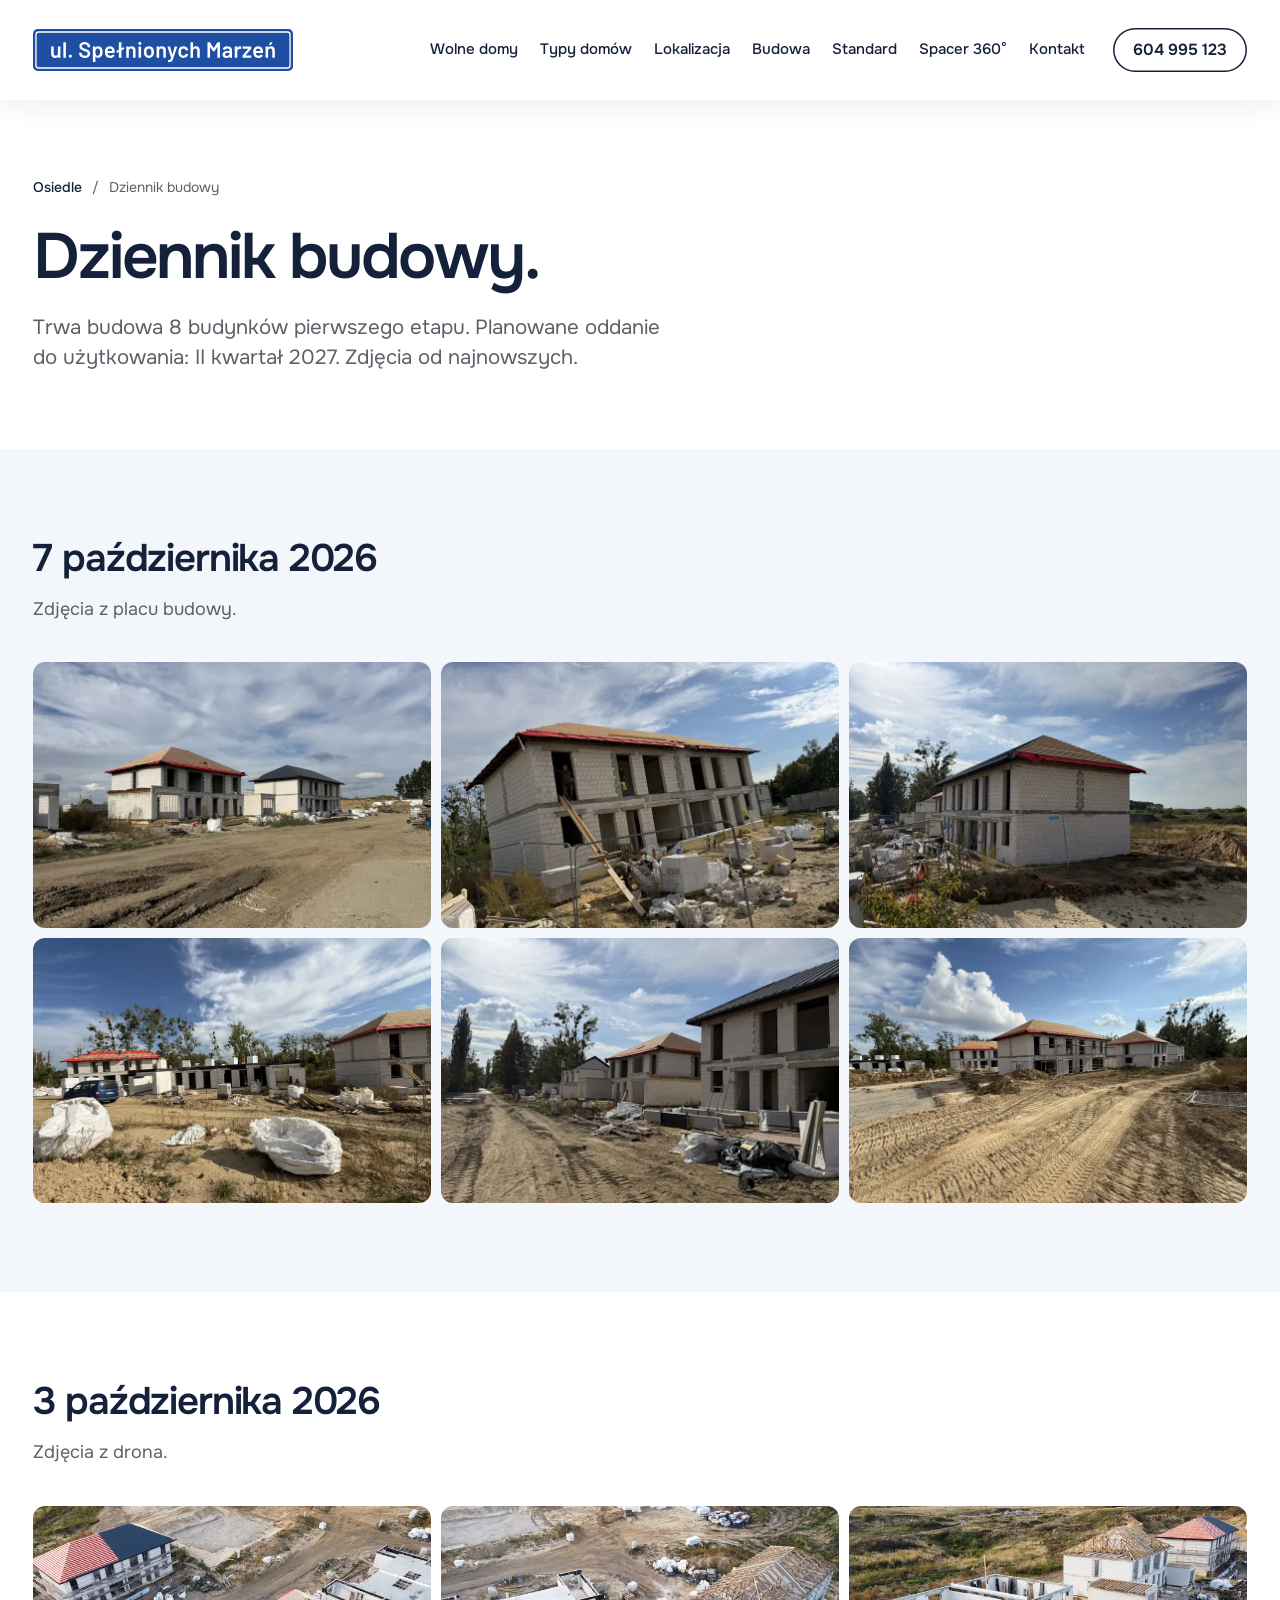
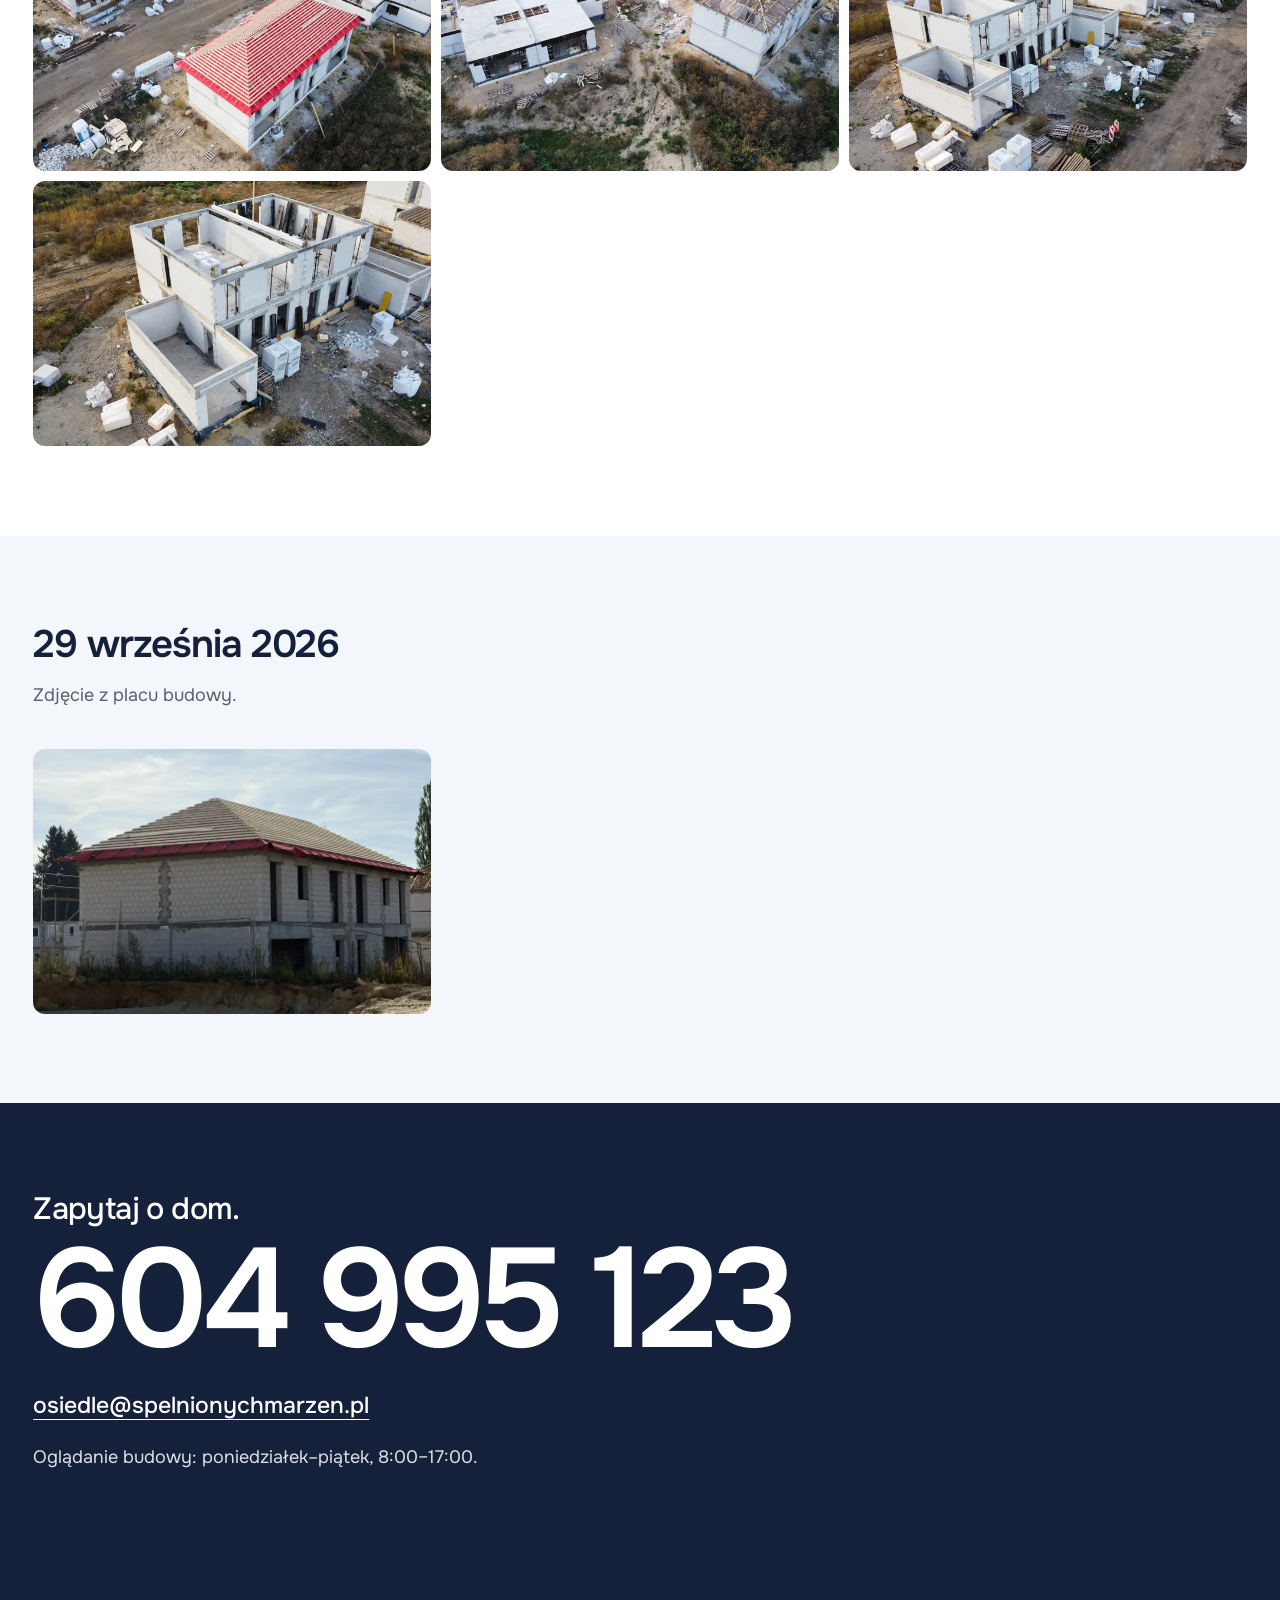
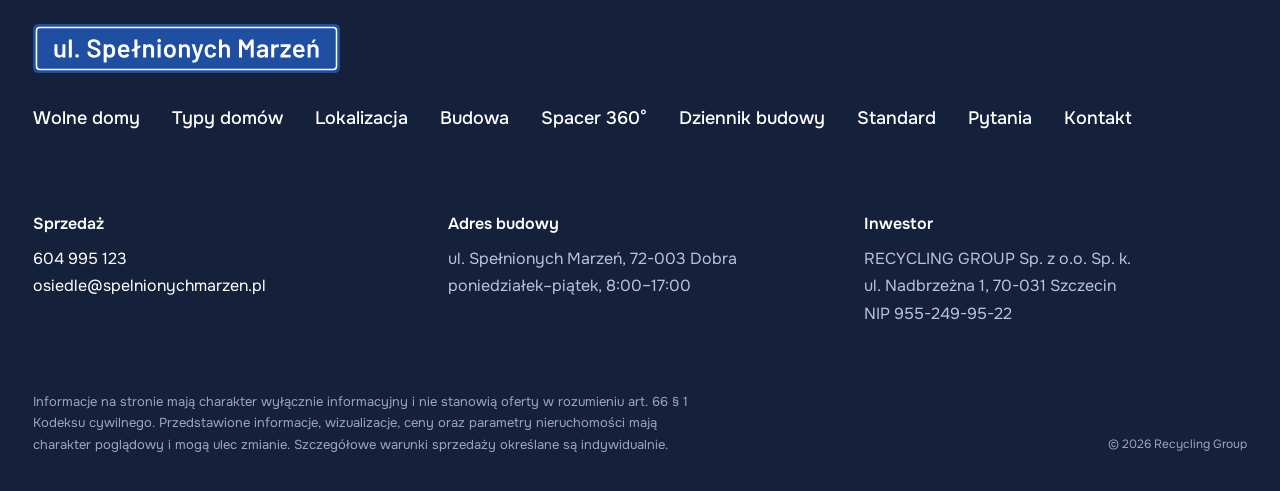
<file: dziennik-budowy.html>
<!doctype html>
<html lang="pl">
<head>
<meta charset="utf-8">
<meta name="viewport" content="width=device-width, initial-scale=1">
<meta name="robots" content="noindex, nofollow">
<meta name="format-detection" content="telephone=no">
<title>Dziennik budowy | Osiedle Spełnionych Marzeń w Dobrej</title>
<meta name="description" content="Zdjęcia z budowy osiedla przy ul. Spełnionych Marzeń w Dobrej, według dat: 29 września, 3 i 7 października 2026.">
<meta property="og:type" content="website">
<meta property="og:locale" content="pl_PL">
<meta property="og:site_name" content="Osiedle Spełnionych Marzeń">
<meta property="og:title" content="Dziennik budowy | Osiedle Spełnionych Marzeń w Dobrej">
<meta property="og:description" content="Zdjęcia z budowy osiedla przy ul. Spełnionych Marzeń w Dobrej, według dat: 29 września, 3 i 7 października 2026.">
<meta property="og:url" content="https://mzabavchukweb.github.io/spelnionychmarzen/dziennik-budowy.html">
<meta property="og:image" content="https://mzabavchukweb.github.io/spelnionychmarzen/img/og.jpg">
<meta property="og:image:width" content="1200">
<meta property="og:image:height" content="630">
<meta property="og:image:alt" content="Bliźniaki przy ul. Spełnionych Marzeń w Dobrej od strony ogrodów. Wizualizacja inwestora.">
<meta name="twitter:card" content="summary_large_image">
<link rel="icon" href="img/ikona.svg" type="image/svg+xml">
<link rel="apple-touch-icon" href="img/ikona.png">
<link rel="preload" href="fonty/onest.woff2" as="font" type="font/woff2" crossorigin>
<link rel="stylesheet" href="css/style.css">
<link rel="stylesheet" href="css/podstrony.css">
</head>
<body class="pod">

<a class="pomin" href="#tresc">Przejdź do treści</a>

<header class="naglowek naglowek--pelny">
  <div class="naglowek__w">
    <a class="logo" href="index.html" aria-label="Osiedle Spełnionych Marzeń, strona główna"><img src="img/logo.svg" width="236" height="58" alt="ul. Spełnionych Marzeń"></a>
    <nav class="menu" id="menu" aria-label="Główna">
      <a href="index.html#domy">Wolne domy</a>
      <a href="index.html#typy">Typy domów</a>
      <a href="index.html#lokalizacja">Lokalizacja</a>
      <a href="index.html#budowa">Budowa</a>
      <a href="standard.html">Standard</a>
      <a href="index.html#spacer-360">Spacer 360°</a>
      <a href="index.html#kontakt">Kontakt</a>
      <div class="menu__dol">
        <a class="przycisk" href="tel:+48604995123">Zadzwoń: 604 995 123</a>
        <p>ul. Spełnionych Marzeń, 72-003 Dobra<br>Oglądanie budowy: pon.–pt. <span class="nw">8:00–17:00</span></p>
      </div>
    </nav>
    <a class="naglowek__tel" href="tel:+48604995123">604 995 123</a>
    <button class="menu-przycisk" type="button" aria-expanded="false" aria-controls="menu">Menu</button>
  </div>
</header>

<a class="dzwon dzwon--widac" href="tel:+48604995123" aria-label="Zadzwoń: 604 995 123"><img src="img/ikona-telefon-192.webp" width="190" height="192" alt=""></a>

<main id="tresc">

<section class="pod-glowa">
  <div class="w">
    <nav class="okruszki" aria-label="Ścieżka"><a href="index.html">Osiedle</a><span aria-hidden="true">/</span><span aria-current="page">Dziennik budowy</span></nav>
    <h1>Dziennik budowy.</h1>
    <p class="pod-lid">Trwa budowa 8 budynków pierwszego etapu. Planowane oddanie do użytkowania: II kwartał 2027. Zdjęcia od najnowszych.</p>
  </div>
</section>

<section class="pod-sekcja sekcja--kamien" aria-labelledby="h-d0">
  <div class="w">
    <h2 id="h-d0">7 października 2026</h2>
    <p>Zdjęcia z placu budowy.</p>
    <div class="dziennik"><a href="img/budowa-img-3321-1600.webp" data-foto="img/budowa-img-3321-1600.webp" data-podpis="7 października 2026"><img src="img/budowa-img-3321-800.webp" width="800" height="600" alt="Budowa osiedla, 7 października 2026, zdjęcie 1 z 6" loading="lazy"></a><a href="img/budowa-img-3324-1600.webp" data-foto="img/budowa-img-3324-1600.webp" data-podpis="7 października 2026"><img src="img/budowa-img-3324-800.webp" width="800" height="600" alt="Budowa osiedla, 7 października 2026, zdjęcie 2 z 6" loading="lazy"></a><a href="img/budowa-img-3326-1600.webp" data-foto="img/budowa-img-3326-1600.webp" data-podpis="7 października 2026"><img src="img/budowa-img-3326-800.webp" width="800" height="600" alt="Budowa osiedla, 7 października 2026, zdjęcie 3 z 6" loading="lazy"></a><a href="img/budowa-img-3328-1600.webp" data-foto="img/budowa-img-3328-1600.webp" data-podpis="7 października 2026"><img src="img/budowa-img-3328-800.webp" width="800" height="600" alt="Budowa osiedla, 7 października 2026, zdjęcie 4 z 6" loading="lazy"></a><a href="img/budowa-img-3330-1600.webp" data-foto="img/budowa-img-3330-1600.webp" data-podpis="7 października 2026"><img src="img/budowa-img-3330-800.webp" width="800" height="600" alt="Budowa osiedla, 7 października 2026, zdjęcie 5 z 6" loading="lazy"></a><a href="img/budowa-img-3338-1600.webp" data-foto="img/budowa-img-3338-1600.webp" data-podpis="7 października 2026"><img src="img/budowa-img-3338-800.webp" width="800" height="600" alt="Budowa osiedla, 7 października 2026, zdjęcie 6 z 6" loading="lazy"></a></div>
  </div>
</section>
<section class="pod-sekcja" aria-labelledby="h-d1">
  <div class="w">
    <h2 id="h-d1">3 października 2026</h2>
    <p>Zdjęcia z drona.</p>
    <div class="dziennik"><a href="img/budowa-dron-0812-1600.webp" data-foto="img/budowa-dron-0812-1600.webp" data-podpis="3 października 2026"><img src="img/budowa-dron-0812-800.webp" width="800" height="450" alt="Budowa osiedla, 3 października 2026, zdjęcie 1 z 4" loading="lazy"></a><a href="img/budowa-dron-0813-1600.webp" data-foto="img/budowa-dron-0813-1600.webp" data-podpis="3 października 2026"><img src="img/budowa-dron-0813-800.webp" width="800" height="450" alt="Budowa osiedla, 3 października 2026, zdjęcie 2 z 4" loading="lazy"></a><a href="img/budowa-dron-0819-1600.webp" data-foto="img/budowa-dron-0819-1600.webp" data-podpis="3 października 2026"><img src="img/budowa-dron-0819-800.webp" width="800" height="450" alt="Budowa osiedla, 3 października 2026, zdjęcie 3 z 4" loading="lazy"></a><a href="img/budowa-dron-0820-1600.webp" data-foto="img/budowa-dron-0820-1600.webp" data-podpis="3 października 2026"><img src="img/budowa-dron-0820-800.webp" width="800" height="450" alt="Budowa osiedla, 3 października 2026, zdjęcie 4 z 4" loading="lazy"></a></div>
  </div>
</section>
<section class="pod-sekcja sekcja--kamien" aria-labelledby="h-d2">
  <div class="w">
    <h2 id="h-d2">29 września 2026</h2>
    <p>Zdjęcie z placu budowy.</p>
    <div class="dziennik"><a href="img/budowa-img-3042-1600.webp" data-foto="img/budowa-img-3042-1600.webp" data-podpis="29 września 2026"><img src="img/budowa-img-3042-800.webp" width="800" height="600" alt="Budowa osiedla, 29 września 2026" loading="lazy"></a></div>
  </div>
</section>

<section class="pod-koniec" aria-labelledby="h-koniec">
  <div class="w">
    <h2 id="h-koniec">Zapytaj o dom.</h2>
    <a class="kontakt__tel" href="tel:+48604995123">604 995 123</a>
    <p><a class="kontakt__mail" href="mailto:osiedle@spelnionychmarzen.pl">osiedle@spelnionychmarzen.pl</a></p>
    <p>Oglądanie budowy: poniedziałek–piątek, <span class="nw">8:00–17:00</span>.</p>
  </div>
</section>
</main>

<footer class="stopka">
  <div class="w">
    <div class="stopka__gora">
      <a class="stopka__logo" href="index.html" aria-label="Osiedle Spełnionych Marzeń, do góry strony"><img src="img/logo.svg" width="236" height="58" alt="ul. Spełnionych Marzeń" loading="lazy"></a>
      <nav class="stopka__menu" aria-label="Stopka">
        <a href="index.html#domy">Wolne domy</a>
        <a href="index.html#typy">Typy domów</a>
        <a href="index.html#lokalizacja">Lokalizacja</a>
        <a href="index.html#budowa">Budowa</a>
        <a href="index.html#spacer-360">Spacer 360°</a>
        <a href="dziennik-budowy.html">Dziennik budowy</a>
        <a href="standard.html">Standard</a>
        <a href="index.html#pytania">Pytania</a>
        <a href="index.html#kontakt">Kontakt</a>
      </nav>
    </div>
    <div class="stopka__dane">
      <p><b>Sprzedaż</b><a href="tel:+48604995123">604 995 123</a><a href="mailto:osiedle@spelnionychmarzen.pl">osiedle@spelnionychmarzen.pl</a></p>
      <p><b>Adres budowy</b>ul. Spełnionych Marzeń, 72-003 Dobra<br>poniedziałek–piątek, <span class="nw">8:00–17:00</span></p>
      <p><b>Inwestor</b>RECYCLING GROUP Sp. z o.o. Sp. k.<br>ul. Nadbrzeżna 1, 70-031 Szczecin<br><span class="nw">NIP 955-249-95-22</span></p>
    </div>
    <div class="stopka__dol">
      <p class="zastrzezenie">Informacje na stronie mają charakter wyłącznie informacyjny i nie stanowią oferty w rozumieniu art. 66 § 1 Kodeksu cywilnego. Przedstawione informacje, wizualizacje, ceny oraz parametry nieruchomości mają charakter poglądowy i mogą ulec zmianie. Szczegółowe warunki sprzedaży określane są indywidualnie.</p>
      <p class="stopka__prawa">© 2026 Recycling Group</p>
    </div>
  </div>
</footer>

<dialog class="foto" id="foto" aria-label="Zdjęcie w powiększeniu">
  <img id="foto-img" alt="">
  <div class="foto__pasek">
    <button type="button" class="przycisk" data-krok="-1">Poprzednie</button>
    <span id="foto-nr"></span>
    <button type="button" class="przycisk" data-krok="1">Następne</button>
    <button type="button" class="przycisk foto__zamknij" data-zamknij>Zamknij</button>
  </div>
</dialog>

<script src="js/podstrona.js"></script>
</body>
</html>
</file>
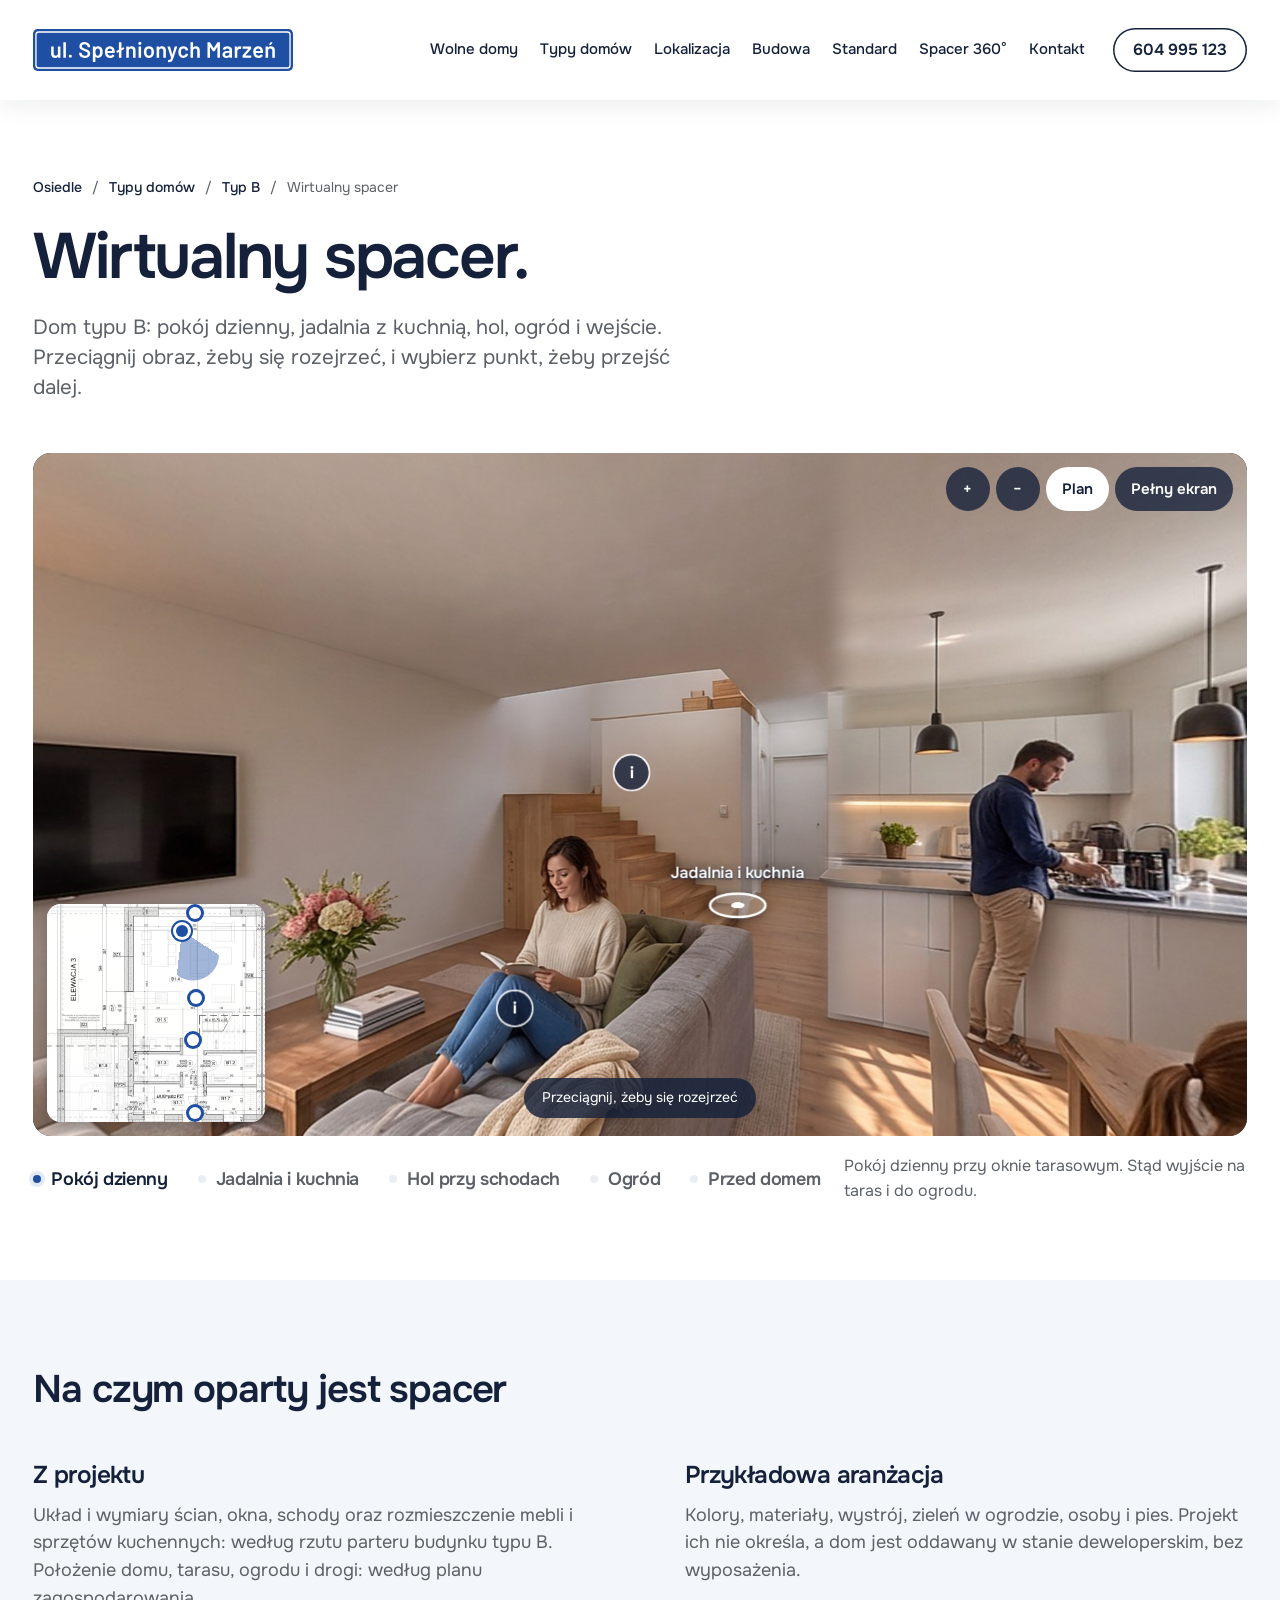
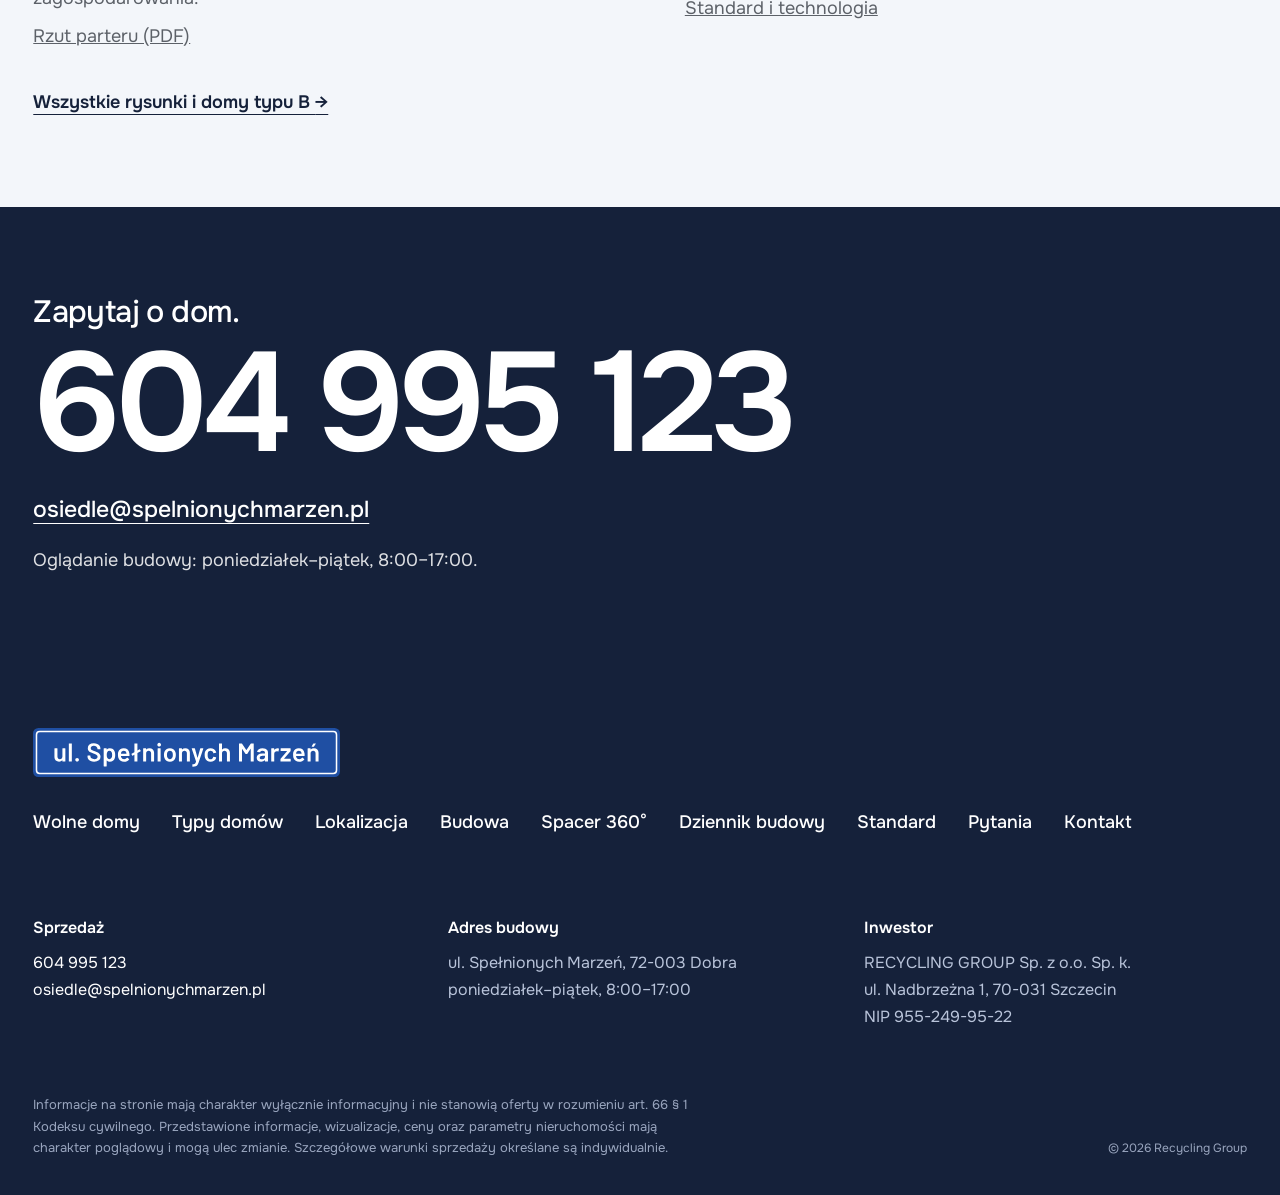
<file: spacer.html>
<!doctype html>
<html lang="pl">
<head>
<meta charset="utf-8">
<meta name="viewport" content="width=device-width, initial-scale=1">
<meta name="robots" content="noindex, nofollow">
<meta name="format-detection" content="telephone=no">
<title>Wirtualny spacer: dom typu B | Osiedle Spełnionych Marzeń</title>
<meta name="description" content="Wirtualny spacer 360° po domu typu B na osiedlu przy ul. Spełnionych Marzeń w Dobrej: pokój dzienny, jadalnia, kuchnia, hol, ogród i wejście.">
<meta property="og:type" content="website">
<meta property="og:locale" content="pl_PL">
<meta property="og:site_name" content="Osiedle Spełnionych Marzeń">
<meta property="og:title" content="Wirtualny spacer: dom typu B | Osiedle Spełnionych Marzeń">
<meta property="og:description" content="Wirtualny spacer 360° po domu typu B na osiedlu przy ul. Spełnionych Marzeń w Dobrej: pokój dzienny, jadalnia, kuchnia, hol, ogród i wejście.">
<meta property="og:url" content="https://mzabavchukweb.github.io/spelnionychmarzen/spacer.html">
<meta property="og:image" content="https://mzabavchukweb.github.io/spelnionychmarzen/img/og.jpg">
<meta property="og:image:width" content="1200">
<meta property="og:image:height" content="630">
<meta property="og:image:alt" content="Bliźniaki przy ul. Spełnionych Marzeń w Dobrej od strony ogrodów. Wizualizacja inwestora.">
<meta name="twitter:card" content="summary_large_image">
<link rel="icon" href="img/ikona.svg" type="image/svg+xml">
<link rel="apple-touch-icon" href="img/ikona.png">
<link rel="preload" href="fonty/onest.woff2" as="font" type="font/woff2" crossorigin>
<link rel="stylesheet" href="css/style.css">
<link rel="stylesheet" href="css/podstrony.css">
</head>
<body class="pod">

<a class="pomin" href="#tresc">Przejdź do treści</a>

<header class="naglowek naglowek--pelny">
  <div class="naglowek__w">
    <a class="logo" href="index.html" aria-label="Osiedle Spełnionych Marzeń, strona główna"><img src="img/logo.svg" width="236" height="58" alt="ul. Spełnionych Marzeń"></a>
    <nav class="menu" id="menu" aria-label="Główna">
      <a href="index.html#domy">Wolne domy</a>
      <a href="index.html#typy">Typy domów</a>
      <a href="index.html#lokalizacja">Lokalizacja</a>
      <a href="index.html#budowa">Budowa</a>
      <a href="standard.html">Standard</a>
      <a href="index.html#spacer-360">Spacer 360°</a>
      <a href="index.html#kontakt">Kontakt</a>
      <div class="menu__dol">
        <a class="przycisk" href="tel:+48604995123">Zadzwoń: 604 995 123</a>
        <p>ul. Spełnionych Marzeń, 72-003 Dobra<br>Oglądanie budowy: pon.–pt. <span class="nw">8:00–17:00</span></p>
      </div>
    </nav>
    <a class="naglowek__tel" href="tel:+48604995123">604 995 123</a>
    <button class="menu-przycisk" type="button" aria-expanded="false" aria-controls="menu">Menu</button>
  </div>
</header>

<a class="dzwon dzwon--widac" href="tel:+48604995123" aria-label="Zadzwoń: 604 995 123"><img src="img/ikona-telefon-192.webp" width="190" height="192" alt=""></a>

<main id="tresc">

<section class="pod-glowa spacer-glowa">
  <div class="w">
    <nav class="okruszki" aria-label="Ścieżka"><a href="index.html">Osiedle</a><span aria-hidden="true">/</span><a href="index.html#typy">Typy domów</a><span aria-hidden="true">/</span><a href="typ-b.html">Typ B</a><span aria-hidden="true">/</span><span aria-current="page">Wirtualny spacer</span></nav>
    <h1>Wirtualny spacer.</h1>
    <p class="pod-lid">Dom typu B: pokój dzienny, jadalnia z kuchnią, hol, ogród i wejście. Przeciągnij obraz, żeby się rozejrzeć, i wybierz punkt, żeby przejść dalej.</p>
    <div class="spacer" id="spacer">
      <canvas id="spacer-plotno" tabindex="0" role="img" aria-label="Panorama 360° domu typu B. Strzałki na klawiaturze obracają widok, plus i minus przybliżają."></canvas>
      <div id="spacer-znaczniki"></div>
      <div class="spacer__narzedzia">
        <button type="button" data-zoom="-10" aria-label="Przybliż">+</button>
        <button type="button" data-zoom="10" aria-label="Oddal">&minus;</button>
        <button type="button" data-plan aria-pressed="true">Plan</button>
        <button type="button" data-pelny>Pełny ekran</button>
      </div>
      <div class="spacer__plan" id="spacer-plan" aria-label="Plan parteru z punktami spaceru">
        <img src="img/spacer/plan-b-parter.webp" width="720" height="720" alt="">
        <span class="spacer__stozek" id="spacer-stozek"></span>
      </div>
      <p class="spacer__podpowiedz">Przeciągnij, żeby się rozejrzeć</p>
    </div>
    <div class="spacer__pasek">
      <div class="spacer__lista" role="group" aria-label="Punkt spaceru" id="spacer-punkty"></div>
      <p id="spacer-info" aria-live="polite"></p>
    </div>
    <noscript><div class="wizualizacje"><figure><img src="img/spacer/b-parter-salon-2048.jpg" width="2048" height="1024" alt="Panorama: pokój dzienny, dom typu B" loading="lazy"><figcaption>Pokój dzienny</figcaption></figure><figure><img src="img/spacer/b-parter-jadalnia-kuchnia-2048.jpg" width="2048" height="1024" alt="Panorama: jadalnia i kuchnia, dom typu B" loading="lazy"><figcaption>Jadalnia i kuchnia</figcaption></figure><figure><img src="img/spacer/b-parter-hol-2048.jpg" width="2048" height="1024" alt="Panorama: hol przy schodach, dom typu B" loading="lazy"><figcaption>Hol przy schodach</figcaption></figure><figure><img src="img/spacer/b-ogrod-2048.jpg" width="2048" height="1024" alt="Panorama: ogród, dom typu B" loading="lazy"><figcaption>Ogród</figcaption></figure><figure><img src="img/spacer/b-front-2048.jpg" width="2048" height="1024" alt="Panorama: przed domem, dom typu B" loading="lazy"><figcaption>Przed domem</figcaption></figure></div></noscript>
    <div class="wizualizacje spacer__zapas" hidden><figure><img src="img/spacer/b-parter-salon-2048.jpg" width="2048" height="1024" alt="Panorama: pokój dzienny, dom typu B" loading="lazy"><figcaption>Pokój dzienny</figcaption></figure><figure><img src="img/spacer/b-parter-jadalnia-kuchnia-2048.jpg" width="2048" height="1024" alt="Panorama: jadalnia i kuchnia, dom typu B" loading="lazy"><figcaption>Jadalnia i kuchnia</figcaption></figure><figure><img src="img/spacer/b-parter-hol-2048.jpg" width="2048" height="1024" alt="Panorama: hol przy schodach, dom typu B" loading="lazy"><figcaption>Hol przy schodach</figcaption></figure><figure><img src="img/spacer/b-ogrod-2048.jpg" width="2048" height="1024" alt="Panorama: ogród, dom typu B" loading="lazy"><figcaption>Ogród</figcaption></figure><figure><img src="img/spacer/b-front-2048.jpg" width="2048" height="1024" alt="Panorama: przed domem, dom typu B" loading="lazy"><figcaption>Przed domem</figcaption></figure></div>
  </div>
</section>

<section class="pod-sekcja sekcja--kamien" aria-labelledby="h-zrodlo">
  <div class="w">
    <h2 id="h-zrodlo">Na czym oparty jest spacer</h2>
    <dl class="odpowiedzi">
      <div><dt>Z projektu</dt><dd>Układ i wymiary ścian, okna, schody oraz rozmieszczenie mebli i sprzętów kuchennych: według rzutu parteru budynku typu B. Położenie domu, tarasu, ogrodu i drogi: według planu zagospodarowania.</dd><dd><a href="pdf/typ-b-parter.pdf" target="_blank" rel="noopener">Rzut parteru (PDF)</a></dd></div>
      <div><dt>Przykładowa aranżacja</dt><dd>Kolory, materiały, wystrój, zieleń w ogrodzie, osoby i pies. Projekt ich nie określa, a dom jest oddawany w stanie deweloperskim, bez wyposażenia.</dd><dd><a href="standard.html">Standard i technologia</a></dd></div>
    </dl>
    <p class="dalej"><a href="typ-b.html">Wszystkie rysunki i domy typu B&nbsp;<span aria-hidden="true">&rarr;</span></a></p>
  </div>
</section>

<section class="pod-koniec" aria-labelledby="h-koniec">
  <div class="w">
    <h2 id="h-koniec">Zapytaj o dom.</h2>
    <a class="kontakt__tel" href="tel:+48604995123">604 995 123</a>
    <p><a class="kontakt__mail" href="mailto:osiedle@spelnionychmarzen.pl">osiedle@spelnionychmarzen.pl</a></p>
    <p>Oglądanie budowy: poniedziałek–piątek, <span class="nw">8:00–17:00</span>.</p>
  </div>
</section>
</main>

<footer class="stopka">
  <div class="w">
    <div class="stopka__gora">
      <a class="stopka__logo" href="index.html" aria-label="Osiedle Spełnionych Marzeń, do góry strony"><img src="img/logo.svg" width="236" height="58" alt="ul. Spełnionych Marzeń" loading="lazy"></a>
      <nav class="stopka__menu" aria-label="Stopka">
        <a href="index.html#domy">Wolne domy</a>
        <a href="index.html#typy">Typy domów</a>
        <a href="index.html#lokalizacja">Lokalizacja</a>
        <a href="index.html#budowa">Budowa</a>
        <a href="index.html#spacer-360">Spacer 360°</a>
        <a href="dziennik-budowy.html">Dziennik budowy</a>
        <a href="standard.html">Standard</a>
        <a href="index.html#pytania">Pytania</a>
        <a href="index.html#kontakt">Kontakt</a>
      </nav>
    </div>
    <div class="stopka__dane">
      <p><b>Sprzedaż</b><a href="tel:+48604995123">604 995 123</a><a href="mailto:osiedle@spelnionychmarzen.pl">osiedle@spelnionychmarzen.pl</a></p>
      <p><b>Adres budowy</b>ul. Spełnionych Marzeń, 72-003 Dobra<br>poniedziałek–piątek, <span class="nw">8:00–17:00</span></p>
      <p><b>Inwestor</b>RECYCLING GROUP Sp. z o.o. Sp. k.<br>ul. Nadbrzeżna 1, 70-031 Szczecin<br><span class="nw">NIP 955-249-95-22</span></p>
    </div>
    <div class="stopka__dol">
      <p class="zastrzezenie">Informacje na stronie mają charakter wyłącznie informacyjny i nie stanowią oferty w rozumieniu art. 66 § 1 Kodeksu cywilnego. Przedstawione informacje, wizualizacje, ceny oraz parametry nieruchomości mają charakter poglądowy i mogą ulec zmianie. Szczegółowe warunki sprzedaży określane są indywidualnie.</p>
      <p class="stopka__prawa">© 2026 Recycling Group</p>
    </div>
  </div>
</footer>

<dialog class="foto" id="foto" aria-label="Zdjęcie w powiększeniu">
  <img id="foto-img" alt="">
  <div class="foto__pasek">
    <button type="button" class="przycisk" data-krok="-1">Poprzednie</button>
    <span id="foto-nr"></span>
    <button type="button" class="przycisk" data-krok="1">Następne</button>
    <button type="button" class="przycisk foto__zamknij" data-zamknij>Zamknij</button>
  </div>
</dialog>

<script src="js/podstrona.js"></script>
<script src="js/spacer-dane.js"></script>
<script src="js/spacer.js"></script>
</body>
</html>
</file>
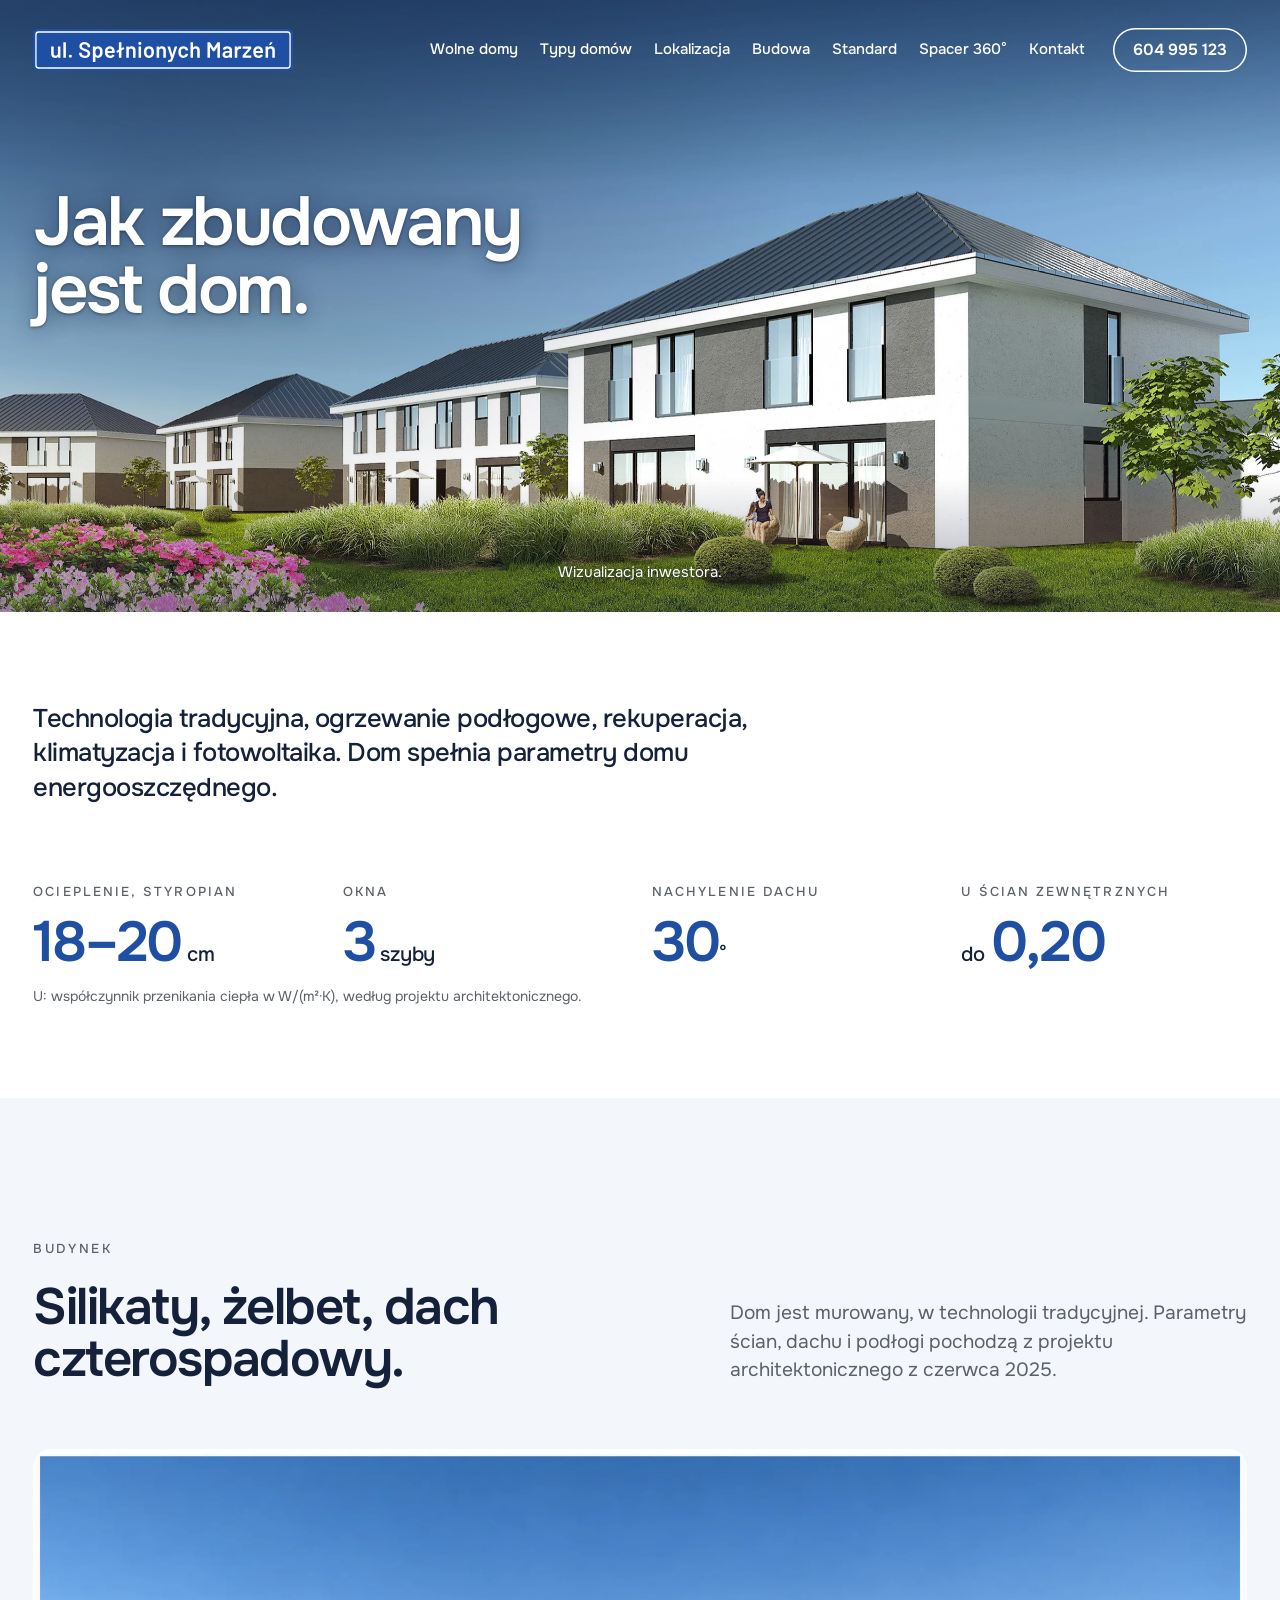
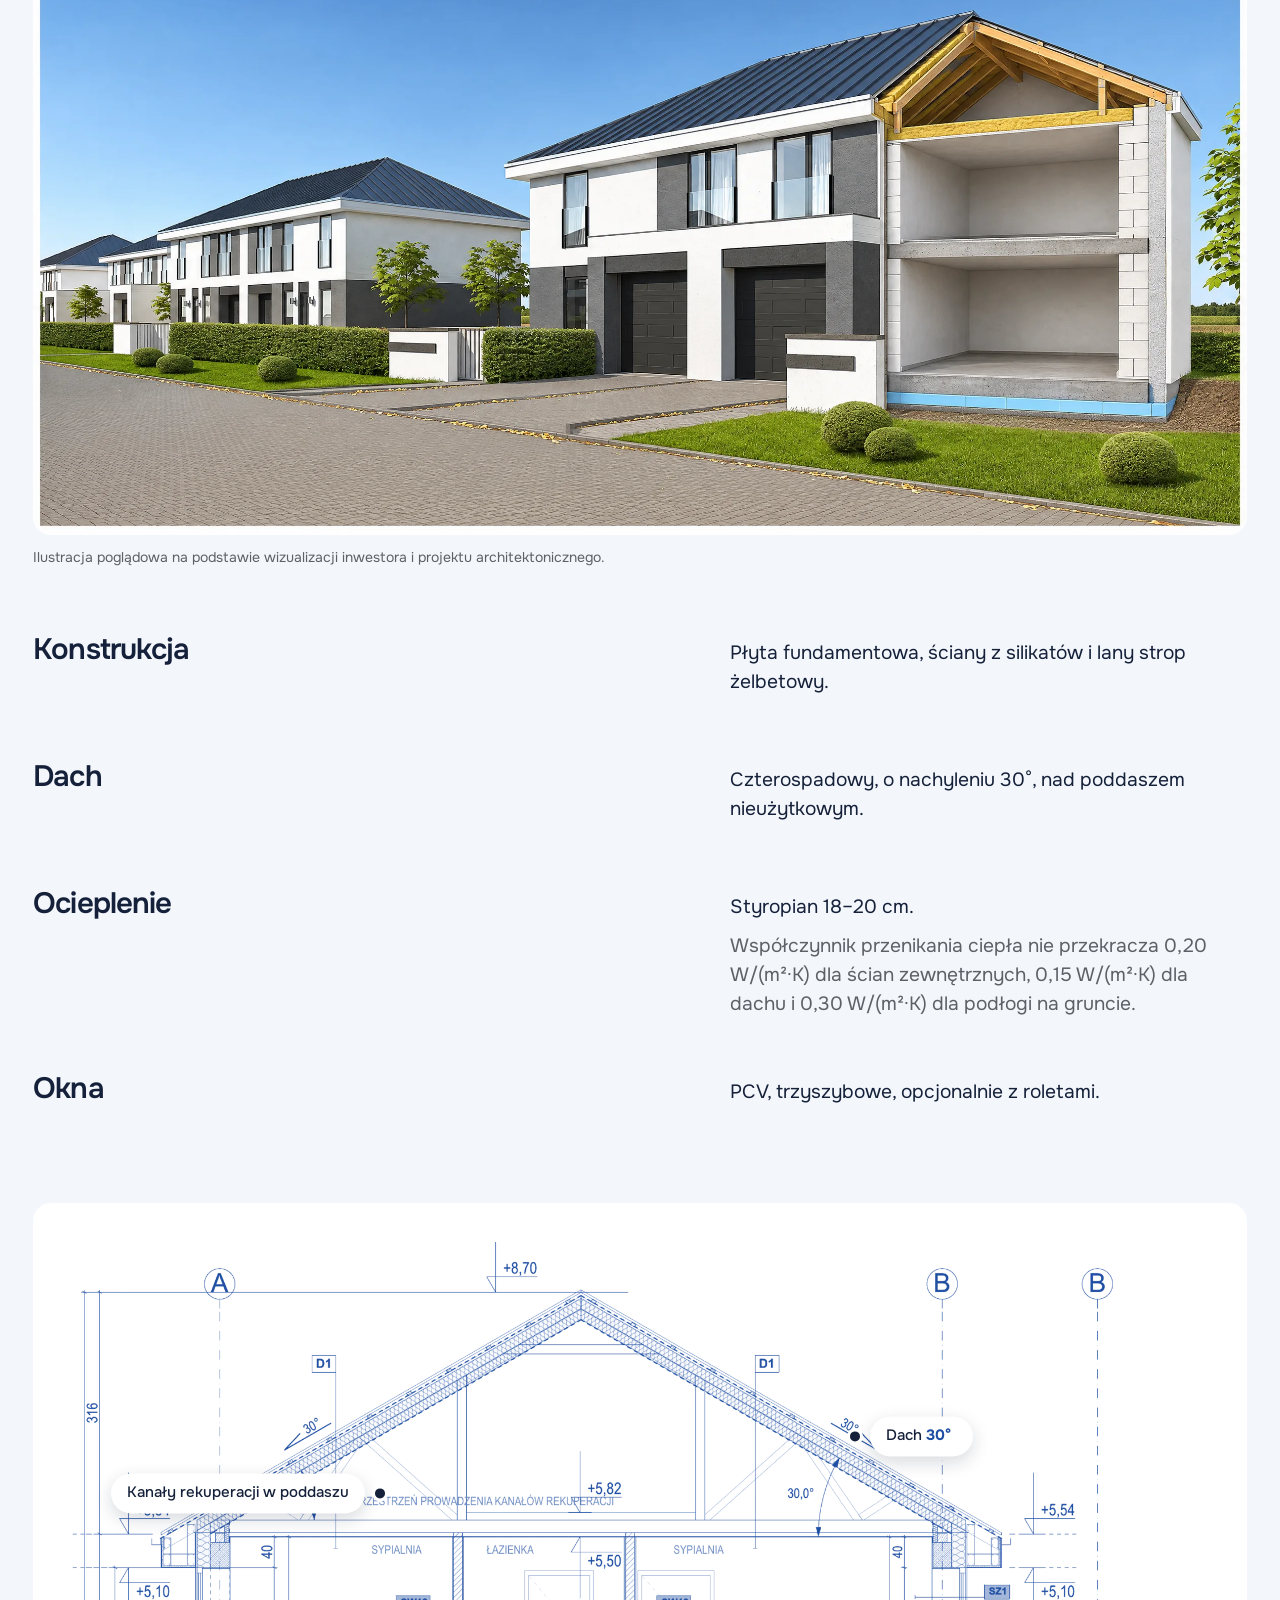
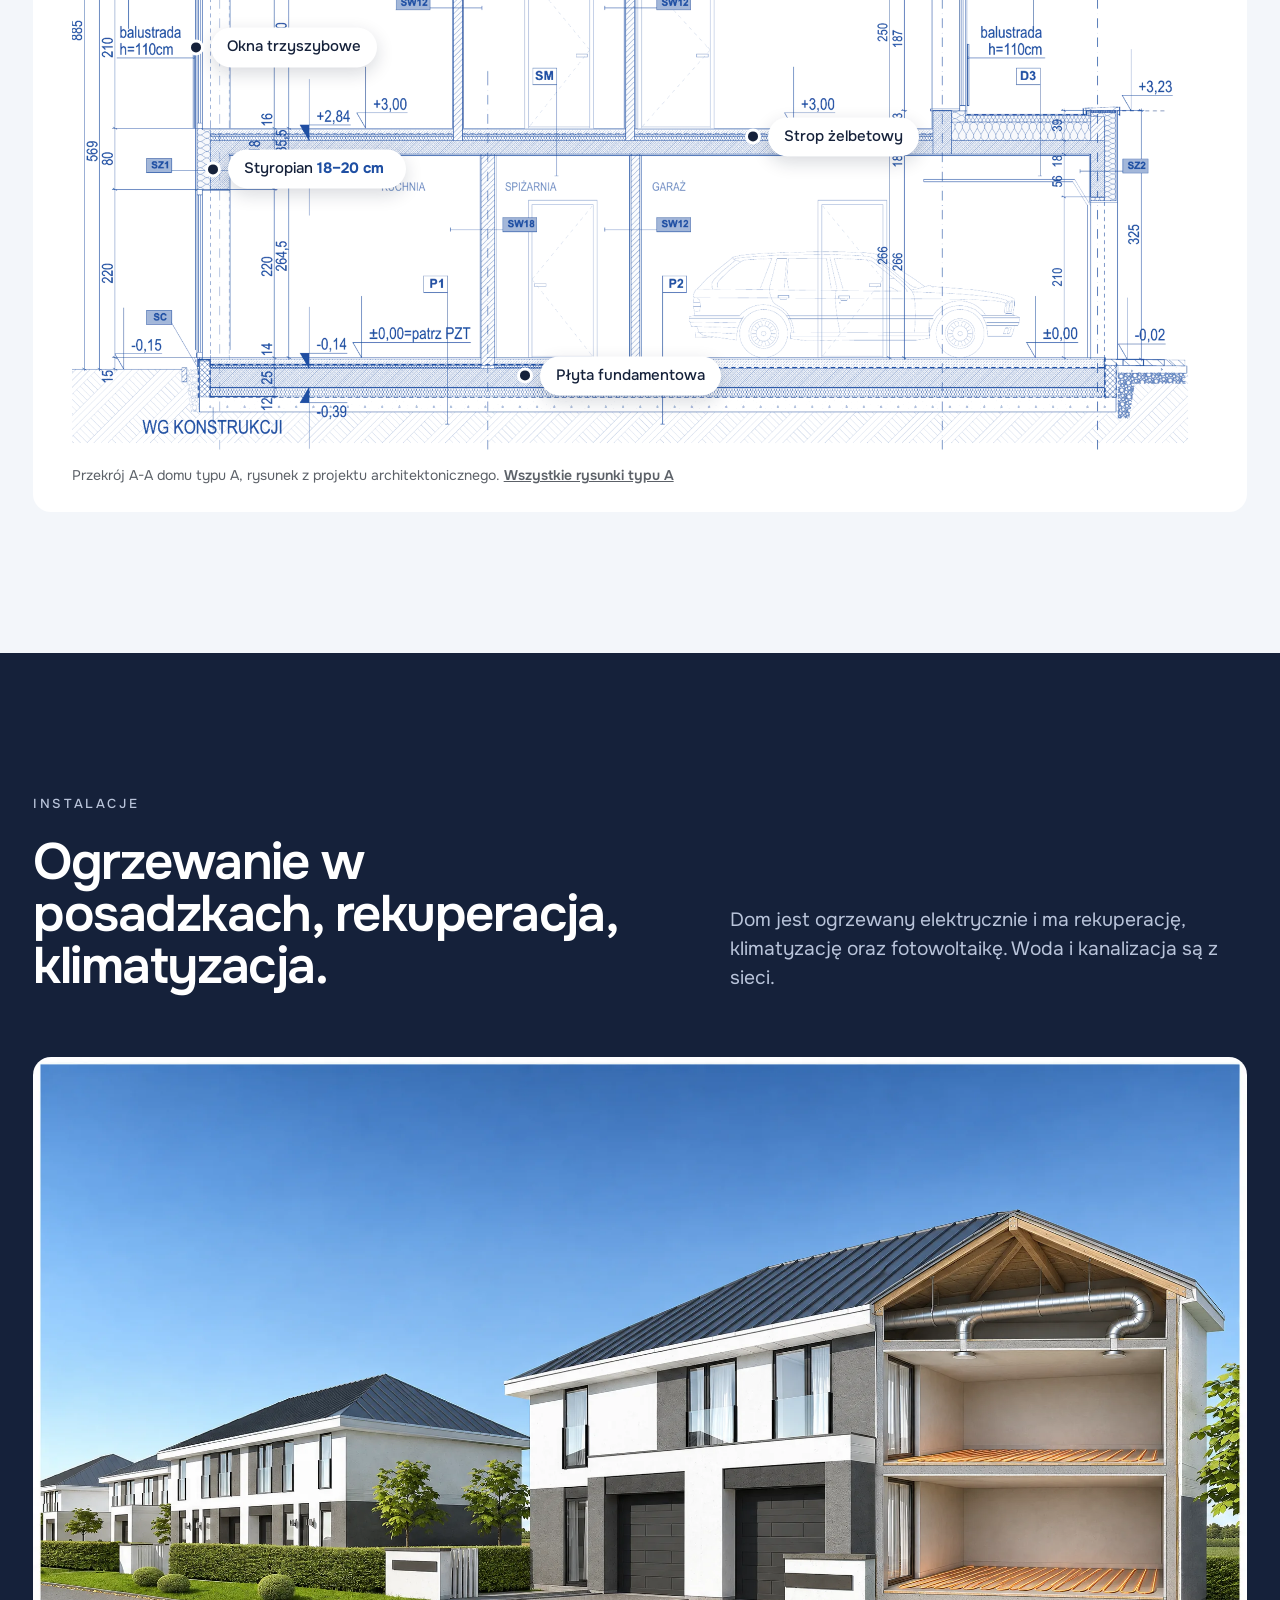
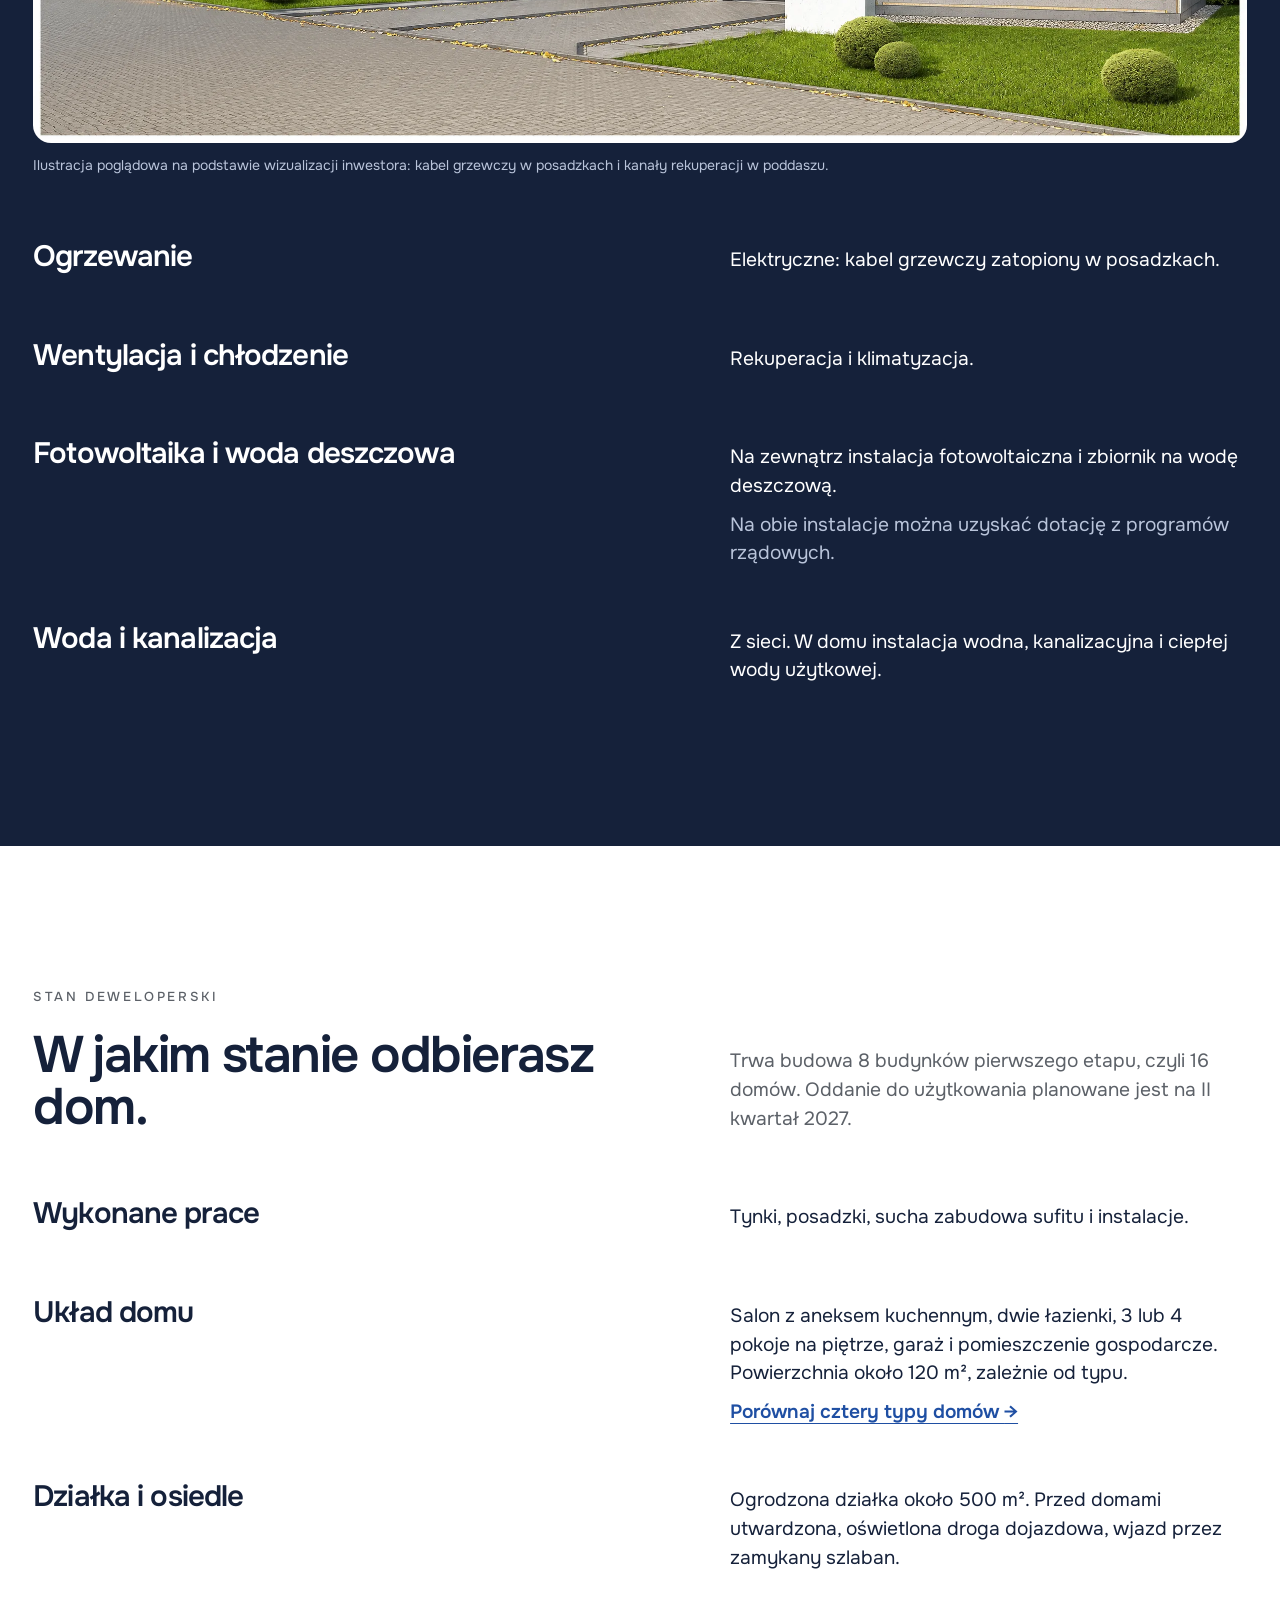
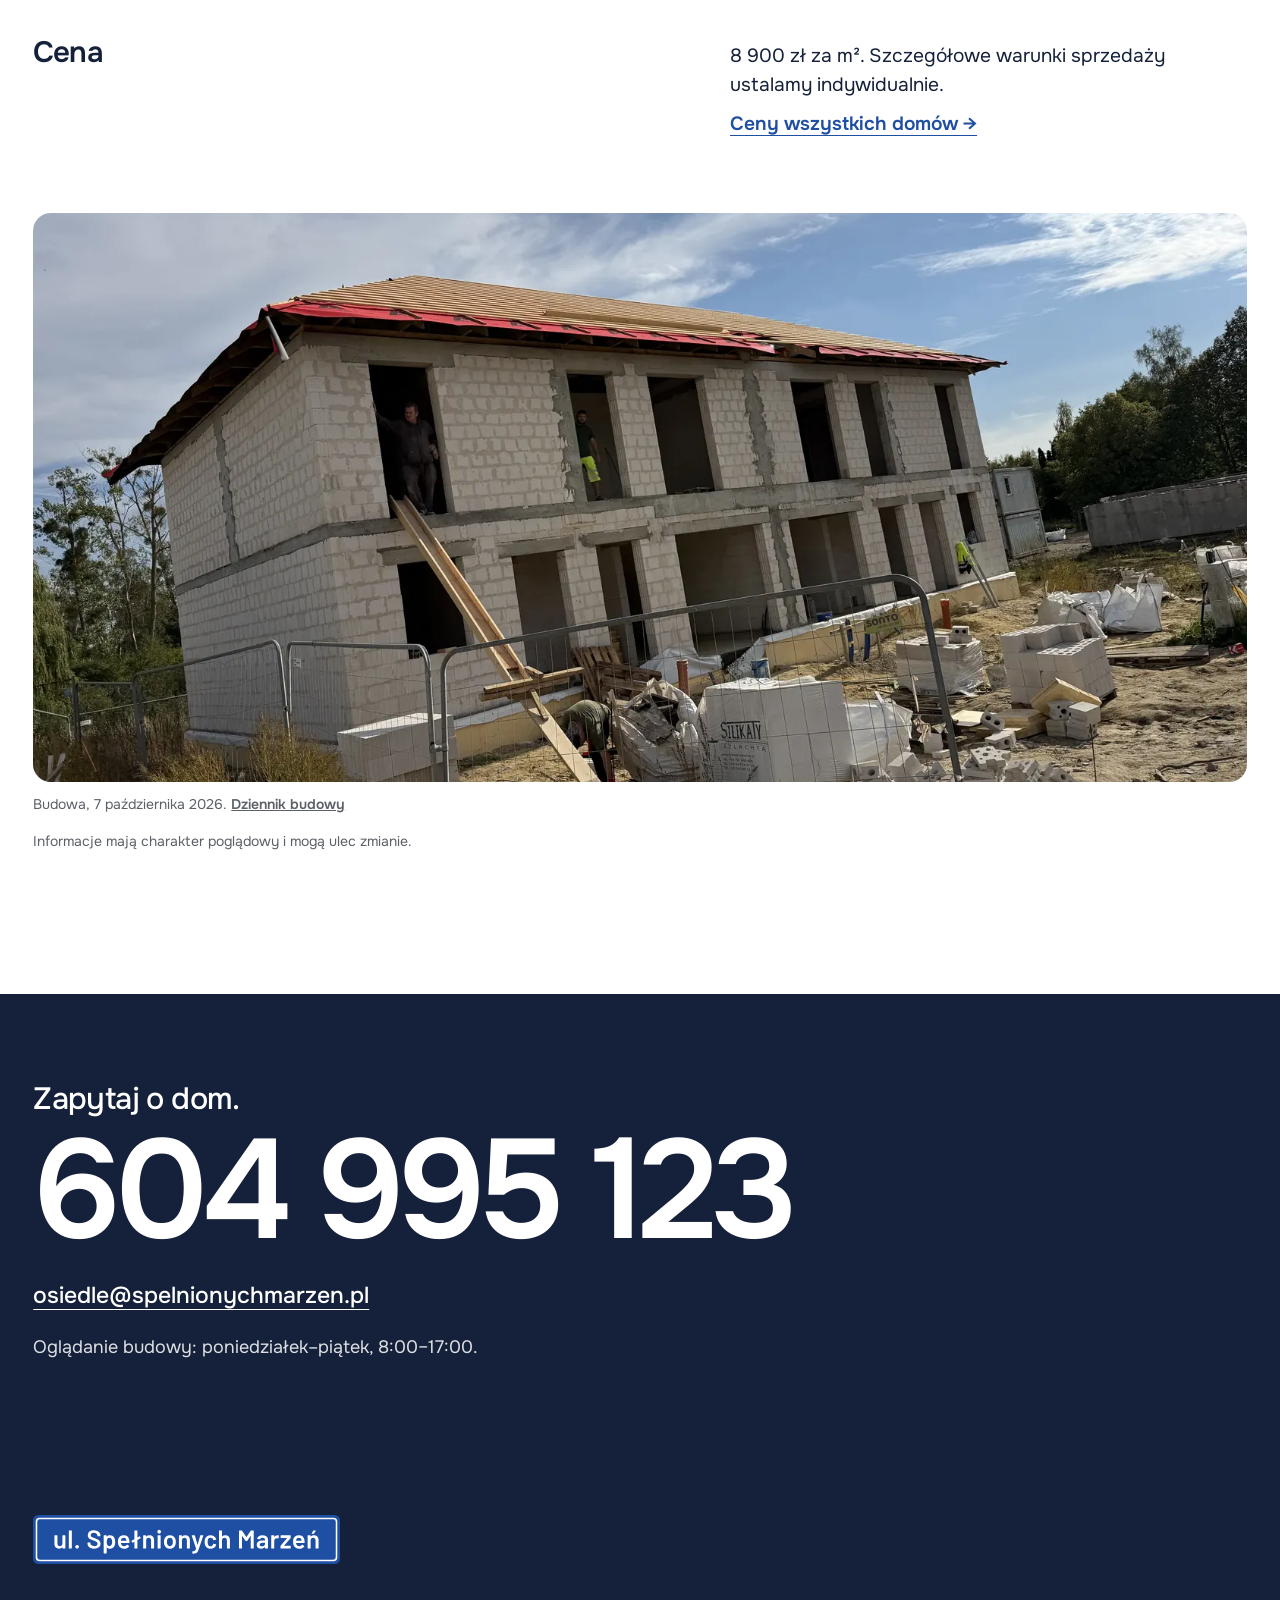
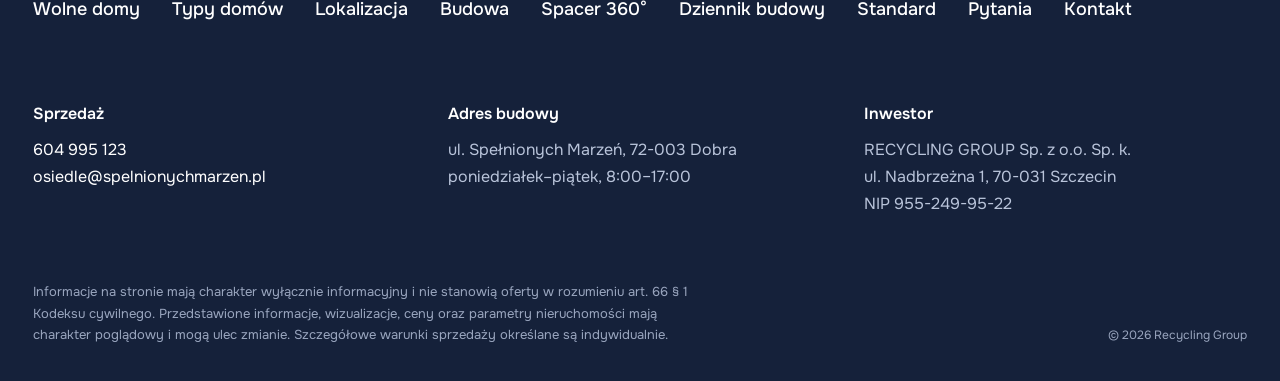
<file: standard.html>
<!doctype html>
<html lang="pl">
<head>
<meta charset="utf-8">
<meta name="viewport" content="width=device-width, initial-scale=1">
<meta name="robots" content="noindex, nofollow">
<meta name="format-detection" content="telephone=no">
<title>Standard i technologia | Osiedle Spełnionych Marzeń w Dobrej</title>
<meta name="description" content="Standard deweloperski i technologia domów przy ul. Spełnionych Marzeń w Dobrej: konstrukcja, ocieplenie, okna, ogrzewanie, rekuperacja, klimatyzacja, fotowoltaika.">
<meta property="og:type" content="website">
<meta property="og:locale" content="pl_PL">
<meta property="og:site_name" content="Osiedle Spełnionych Marzeń">
<meta property="og:title" content="Standard i technologia | Osiedle Spełnionych Marzeń w Dobrej">
<meta property="og:description" content="Standard deweloperski i technologia domów przy ul. Spełnionych Marzeń w Dobrej: konstrukcja, ocieplenie, okna, ogrzewanie, rekuperacja, klimatyzacja, fotowoltaika.">
<meta property="og:url" content="https://mzabavchukweb.github.io/spelnionychmarzen/standard.html">
<meta property="og:image" content="https://mzabavchukweb.github.io/spelnionychmarzen/img/og.jpg">
<meta property="og:image:width" content="1200">
<meta property="og:image:height" content="630">
<meta property="og:image:alt" content="Bliźniaki przy ul. Spełnionych Marzeń w Dobrej od strony ogrodów. Wizualizacja inwestora.">
<meta name="twitter:card" content="summary_large_image">
<link rel="icon" href="img/ikona.svg" type="image/svg+xml">
<link rel="apple-touch-icon" href="img/ikona.png">
<link rel="preload" href="fonty/onest.woff2" as="font" type="font/woff2" crossorigin>
<link rel="stylesheet" href="css/style.css">
<link rel="stylesheet" href="css/podstrony.css">
</head>
<body class="pod pod--ciemna">

<a class="pomin" href="#tresc">Przejdź do treści</a>

<header class="naglowek">
  <div class="naglowek__w">
    <a class="logo" href="index.html" aria-label="Osiedle Spełnionych Marzeń, strona główna"><img src="img/logo.svg" width="236" height="58" alt="ul. Spełnionych Marzeń"></a>
    <nav class="menu" id="menu" aria-label="Główna">
      <a href="index.html#domy">Wolne domy</a>
      <a href="index.html#typy">Typy domów</a>
      <a href="index.html#lokalizacja">Lokalizacja</a>
      <a href="index.html#budowa">Budowa</a>
      <a href="standard.html" aria-current="page">Standard</a>
      <a href="index.html#spacer-360">Spacer 360°</a>
      <a href="index.html#kontakt">Kontakt</a>
      <div class="menu__dol">
        <a class="przycisk" href="tel:+48604995123">Zadzwoń: 604 995 123</a>
        <p>ul. Spełnionych Marzeń, 72-003 Dobra<br>Oglądanie budowy: pon.–pt. <span class="nw">8:00–17:00</span></p>
      </div>
    </nav>
    <a class="naglowek__tel" href="tel:+48604995123">604 995 123</a>
    <button class="menu-przycisk" type="button" aria-expanded="false" aria-controls="menu">Menu</button>
  </div>
</header>

<a class="dzwon dzwon--widac" href="tel:+48604995123" aria-label="Zadzwoń: 604 995 123"><img src="img/ikona-telefon-192.webp" width="190" height="192" alt=""></a>

<main id="tresc">

<section class="otwarcie otwarcie--pod" aria-labelledby="h-std">
  <picture class="otwarcie__tlo">
    <source media="(max-width: 760px)" srcset="img/wiz-3-pion-1000.webp" width="1000" height="1425">
    <img src="img/wiz-3-2400.webp" width="2400" height="1177" alt="Domy osiedla od strony ogrodów: białe elewacje, tarasy i okna tarasowe">
  </picture>
  <div class="otwarcie__tresc">
    <h1 id="h-std">Jak zbudowany<br>jest dom.</h1>
  </div>
  <p class="otwarcie__podpis">Wizualizacja inwestora.</p>
</section>

<section class="pod-sekcja std-wstep" aria-label="Najważniejsze parametry">
  <div class="w">
    <p class="intro__lid">Technologia tradycyjna, ogrzewanie podłogowe, rekuperacja, klimatyzacja i fotowoltaika. Dom spełnia parametry domu energooszczędnego.</p>
    <dl class="fakty">
      <div><dt>Ocieplenie, styropian</dt><dd>18–20<small> cm</small></dd></div>
      <div><dt>Okna</dt><dd>3<small> szyby</small></dd></div>
      <div><dt>Nachylenie dachu</dt><dd>30<small>°</small></dd></div>
      <div><dt>U ścian zewnętrznych</dt><dd><small>do </small>0,20</dd></div>
    </dl>
    <p class="przypis">U: współczynnik przenikania ciepła w W/(m²·K), według projektu architektonicznego.</p>
  </div>
</section>

<section class="sekcja sekcja--kamien" aria-labelledby="h-budynek">
  <div class="w">
    <div class="lok__gora">
      <div>
        <p class="etykieta">Budynek</p>
        <h2 id="h-budynek">Silikaty, żelbet, dach czterospadowy.</h2>
      </div>
      <p class="lok__opis">Dom jest murowany, w technologii tradycyjnej. Parametry ścian, dachu i podłogi pochodzą z projektu architektonicznego z czerwca 2025.</p>
    </div>
    <figure class="std-foto">
      <img src="img/std-konstrukcja-2400.webp" srcset="img/std-konstrukcja-1200.webp 1200w, img/std-konstrukcja-2400.webp 2400w" sizes="(max-width: 1440px) 100vw, 1360px" width="2400" height="1357" alt="Dom z wizualizacji inwestora pokazany w przekroju: płyta fundamentowa na izolacji, ściany z bloczków silikatowych z ociepleniem, strop żelbetowy i więźba dachu z wełną mineralną" loading="lazy">
      <figcaption>Ilustracja poglądowa na podstawie wizualizacji inwestora i projektu architektonicznego.</figcaption>
    </figure>
    <dl class="spec">
      <div><dt>Konstrukcja</dt><dd>Płyta fundamentowa, ściany z silikatów i lany strop żelbetowy.</dd></div>
      <div><dt>Dach</dt><dd>Czterospadowy, o nachyleniu 30°, nad poddaszem nieużytkowym.</dd></div>
      <div><dt>Ocieplenie</dt><dd>Styropian 18–20 cm.</dd><dd>Współczynnik przenikania ciepła nie przekracza 0,20 W/(m²·K) dla ścian zewnętrznych, 0,15 W/(m²·K) dla dachu i 0,30 W/(m²·K) dla podłogi na gruncie.</dd></div>
      <div><dt>Okna</dt><dd>PCV, trzyszybowe, opcjonalnie z roletami.</dd></div>
    </dl>
    <figure class="przekroj">
      <div class="przekroj__rys">
        <img src="img/przekroj-aa-kobalt.webp" width="2000" height="1427" alt="Przekrój A-A domu typu A z projektu architektonicznego: fundament, parter z garażem, piętro i dach" loading="lazy">
        <span class="mapa__punkt" style="left:69%;top:24%">Dach <b>30°</b></span>
        <span class="mapa__punkt mapa__punkt--lewo" style="left:27%;top:31%">Kanały rekuperacji w poddaszu</span>
        <span class="mapa__punkt" style="left:11%;top:50%">Okna trzyszybowe</span>
        <span class="mapa__punkt" style="left:12.5%;top:65%">Styropian <b>18–20 cm</b></span>
        <span class="mapa__punkt" style="left:60%;top:61%">Strop żelbetowy</span>
        <span class="mapa__punkt" style="left:40%;top:90.5%">Płyta fundamentowa</span>
      </div>
      <figcaption>Przekrój A-A domu typu A, rysunek z projektu architektonicznego. <a href="typ-a.html">Wszystkie rysunki typu A</a></figcaption>
    </figure>
  </div>
</section>

<section class="sekcja sekcja--granat" aria-labelledby="h-instalacje">
  <div class="w">
    <div class="lok__gora">
      <div>
        <p class="etykieta">Instalacje</p>
        <h2 id="h-instalacje">Ogrzewanie w posadzkach, rekuperacja, klimatyzacja.</h2>
      </div>
      <p class="lok__opis">Dom jest ogrzewany elektrycznie i ma rekuperację, klimatyzację oraz fotowoltaikę. Woda i kanalizacja są z sieci.</p>
    </div>
    <figure class="std-foto">
      <img src="img/std-instalacje-2400.webp" srcset="img/std-instalacje-1200.webp 1200w, img/std-instalacje-2400.webp 2400w" sizes="(max-width: 1440px) 100vw, 1360px" width="2400" height="1357" alt="Dom z wizualizacji inwestora pokazany w przekroju: kabel grzewczy w posadzkach parteru i piętra oraz kanały rekuperacji w poddaszu" loading="lazy">
      <figcaption>Ilustracja poglądowa na podstawie wizualizacji inwestora: kabel grzewczy w posadzkach i kanały rekuperacji w poddaszu.</figcaption>
    </figure>
    <dl class="spec">
      <div><dt>Ogrzewanie</dt><dd>Elektryczne: kabel grzewczy zatopiony w posadzkach.</dd></div>
      <div><dt>Wentylacja i chłodzenie</dt><dd>Rekuperacja i klimatyzacja.</dd></div>
      <div><dt>Fotowoltaika i woda deszczowa</dt><dd>Na zewnątrz instalacja fotowoltaiczna i zbiornik na wodę deszczową.</dd><dd>Na obie instalacje można uzyskać dotację z programów rządowych.</dd></div>
      <div><dt>Woda i kanalizacja</dt><dd>Z sieci. W domu instalacja wodna, kanalizacyjna i ciepłej wody użytkowej.</dd></div>
    </dl>
  </div>
</section>

<section class="sekcja" aria-labelledby="h-stan">
  <div class="w">
    <div class="lok__gora">
      <div>
        <p class="etykieta">Stan deweloperski</p>
        <h2 id="h-stan">W jakim stanie odbierasz dom.</h2>
      </div>
      <p class="lok__opis">Trwa budowa 8 budynków pierwszego etapu, czyli 16 domów. Oddanie do użytkowania planowane jest na II kwartał 2027.</p>
    </div>
    <dl class="spec">
      <div><dt>Wykonane prace</dt><dd>Tynki, posadzki, sucha zabudowa sufitu i instalacje.</dd></div>
      <div><dt>Układ domu</dt><dd>Salon z aneksem kuchennym, dwie łazienki, 3 lub 4 pokoje na piętrze, garaż i pomieszczenie gospodarcze. Powierzchnia około 120 m², zależnie od typu.</dd><dd><a href="index.html#typy">Porównaj cztery typy domów <span aria-hidden="true">&rarr;</span></a></dd></div>
      <div><dt>Działka i osiedle</dt><dd>Ogrodzona działka około 500 m². Przed domami utwardzona, oświetlona droga dojazdowa, wjazd przez zamykany szlaban.</dd></div>
      <div><dt>Cena</dt><dd>8&nbsp;900 zł za m². Szczegółowe warunki sprzedaży ustalamy indywidualnie.</dd><dd><a href="index.html#domy">Ceny wszystkich domów <span aria-hidden="true">&rarr;</span></a></dd></div>
    </dl>
    <figure class="std-foto std-foto--kadr">
      <img src="img/budowa-img-3324-1600.webp" width="1600" height="1200" alt="Budowa osiedla, 7 października 2026" loading="lazy">
      <figcaption>Budowa, 7 października 2026. <a href="dziennik-budowy.html">Dziennik budowy</a></figcaption>
    </figure>
    <p class="przypis">Informacje mają charakter poglądowy i mogą ulec zmianie.</p>
  </div>
</section>

<section class="pod-koniec" aria-labelledby="h-koniec">
  <div class="w">
    <h2 id="h-koniec">Zapytaj o dom.</h2>
    <a class="kontakt__tel" href="tel:+48604995123">604 995 123</a>
    <p><a class="kontakt__mail" href="mailto:osiedle@spelnionychmarzen.pl">osiedle@spelnionychmarzen.pl</a></p>
    <p>Oglądanie budowy: poniedziałek–piątek, <span class="nw">8:00–17:00</span>.</p>
  </div>
</section>
</main>

<footer class="stopka">
  <div class="w">
    <div class="stopka__gora">
      <a class="stopka__logo" href="index.html" aria-label="Osiedle Spełnionych Marzeń, do góry strony"><img src="img/logo.svg" width="236" height="58" alt="ul. Spełnionych Marzeń" loading="lazy"></a>
      <nav class="stopka__menu" aria-label="Stopka">
        <a href="index.html#domy">Wolne domy</a>
        <a href="index.html#typy">Typy domów</a>
        <a href="index.html#lokalizacja">Lokalizacja</a>
        <a href="index.html#budowa">Budowa</a>
        <a href="index.html#spacer-360">Spacer 360°</a>
        <a href="dziennik-budowy.html">Dziennik budowy</a>
        <a href="standard.html">Standard</a>
        <a href="index.html#pytania">Pytania</a>
        <a href="index.html#kontakt">Kontakt</a>
      </nav>
    </div>
    <div class="stopka__dane">
      <p><b>Sprzedaż</b><a href="tel:+48604995123">604 995 123</a><a href="mailto:osiedle@spelnionychmarzen.pl">osiedle@spelnionychmarzen.pl</a></p>
      <p><b>Adres budowy</b>ul. Spełnionych Marzeń, 72-003 Dobra<br>poniedziałek–piątek, <span class="nw">8:00–17:00</span></p>
      <p><b>Inwestor</b>RECYCLING GROUP Sp. z o.o. Sp. k.<br>ul. Nadbrzeżna 1, 70-031 Szczecin<br><span class="nw">NIP 955-249-95-22</span></p>
    </div>
    <div class="stopka__dol">
      <p class="zastrzezenie">Informacje na stronie mają charakter wyłącznie informacyjny i nie stanowią oferty w rozumieniu art. 66 § 1 Kodeksu cywilnego. Przedstawione informacje, wizualizacje, ceny oraz parametry nieruchomości mają charakter poglądowy i mogą ulec zmianie. Szczegółowe warunki sprzedaży określane są indywidualnie.</p>
      <p class="stopka__prawa">© 2026 Recycling Group</p>
    </div>
  </div>
</footer>

<dialog class="foto" id="foto" aria-label="Zdjęcie w powiększeniu">
  <img id="foto-img" alt="">
  <div class="foto__pasek">
    <button type="button" class="przycisk" data-krok="-1">Poprzednie</button>
    <span id="foto-nr"></span>
    <button type="button" class="przycisk" data-krok="1">Następne</button>
    <button type="button" class="przycisk foto__zamknij" data-zamknij>Zamknij</button>
  </div>
</dialog>

<script src="js/podstrona.js"></script>
</body>
</html>
</file>
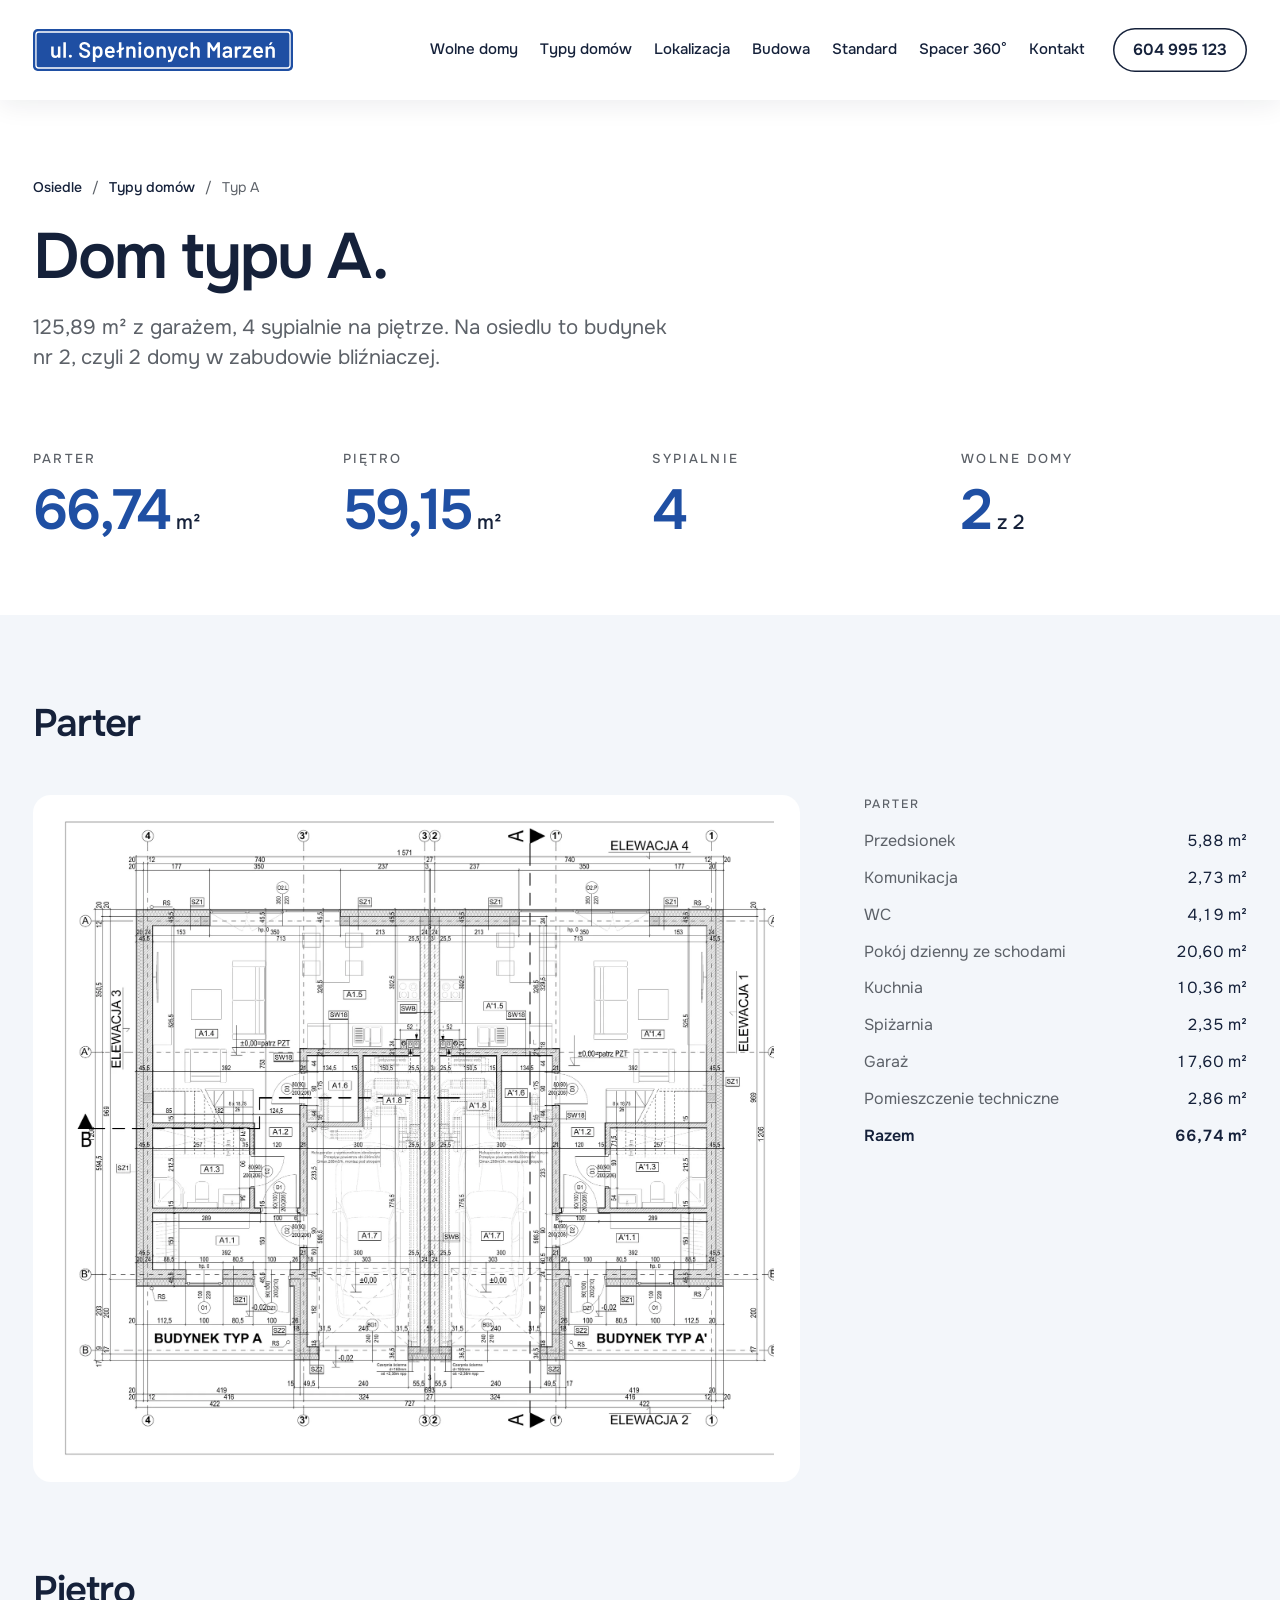
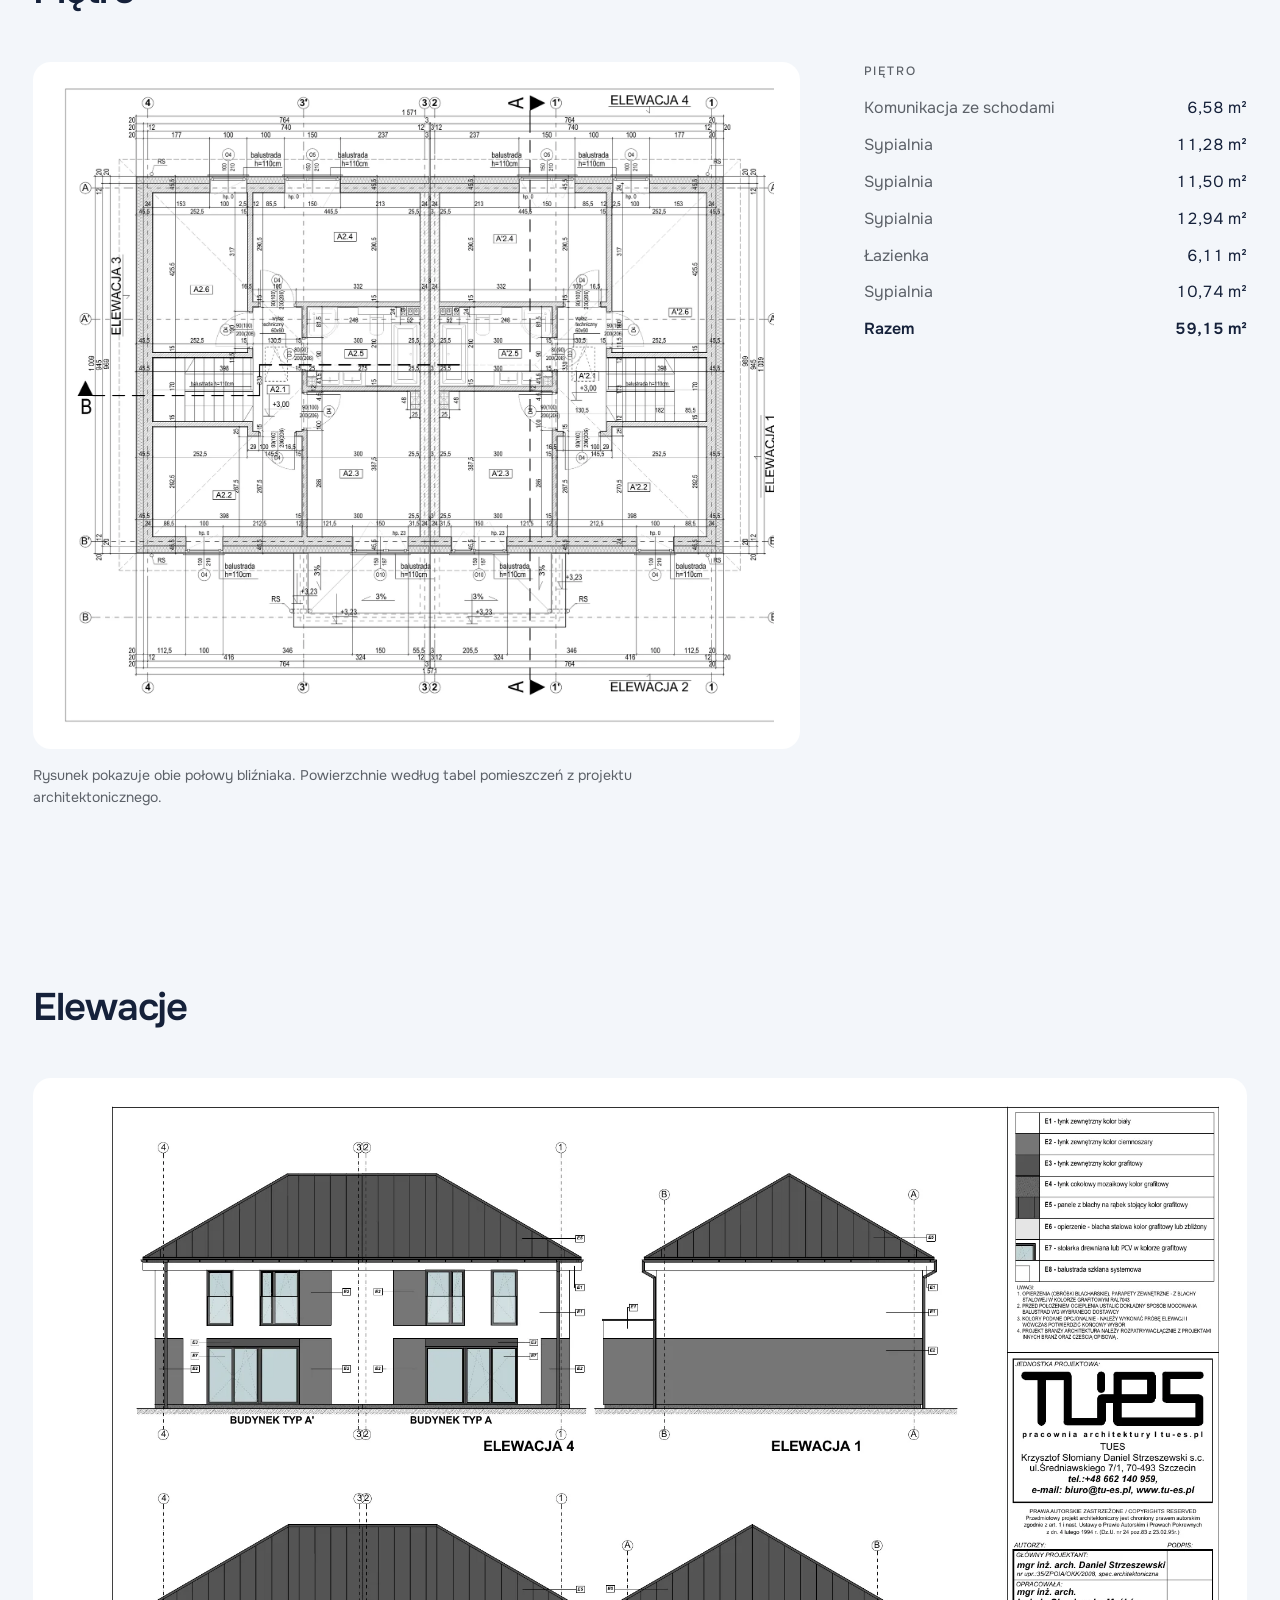
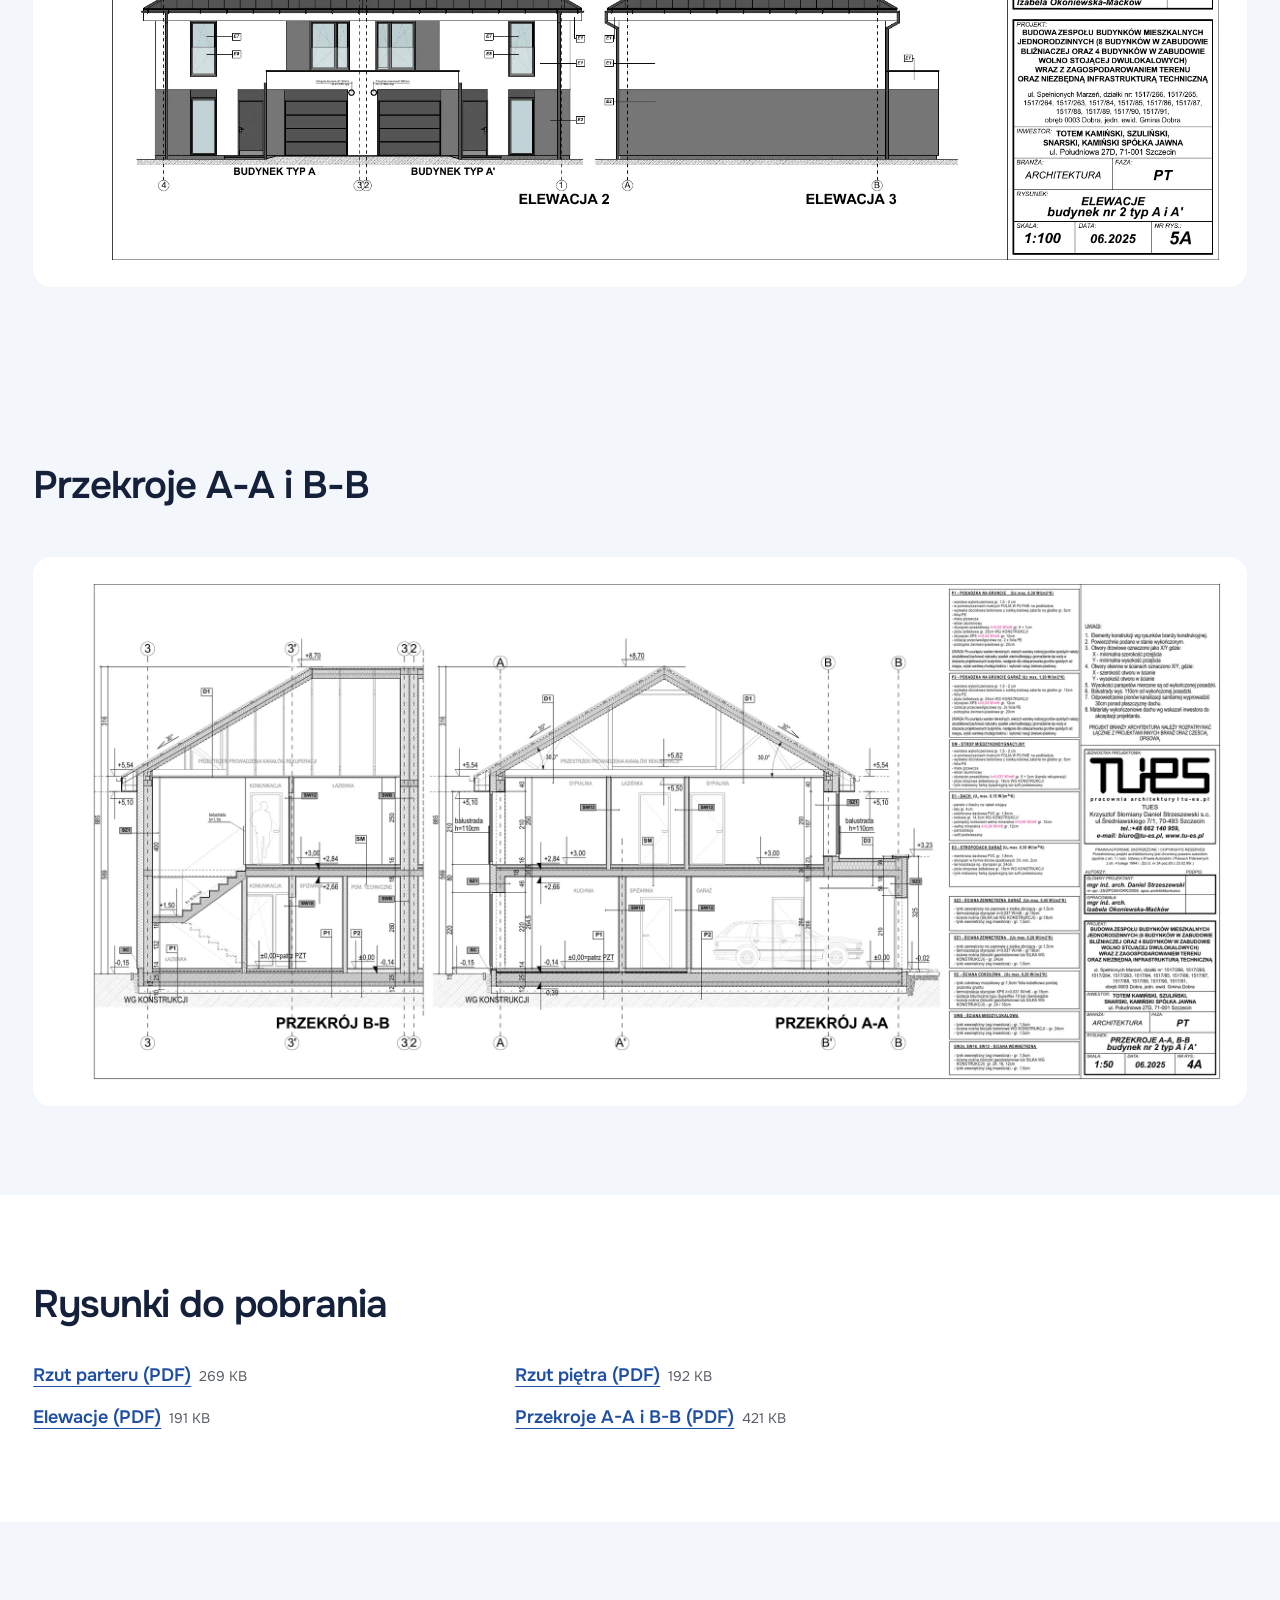
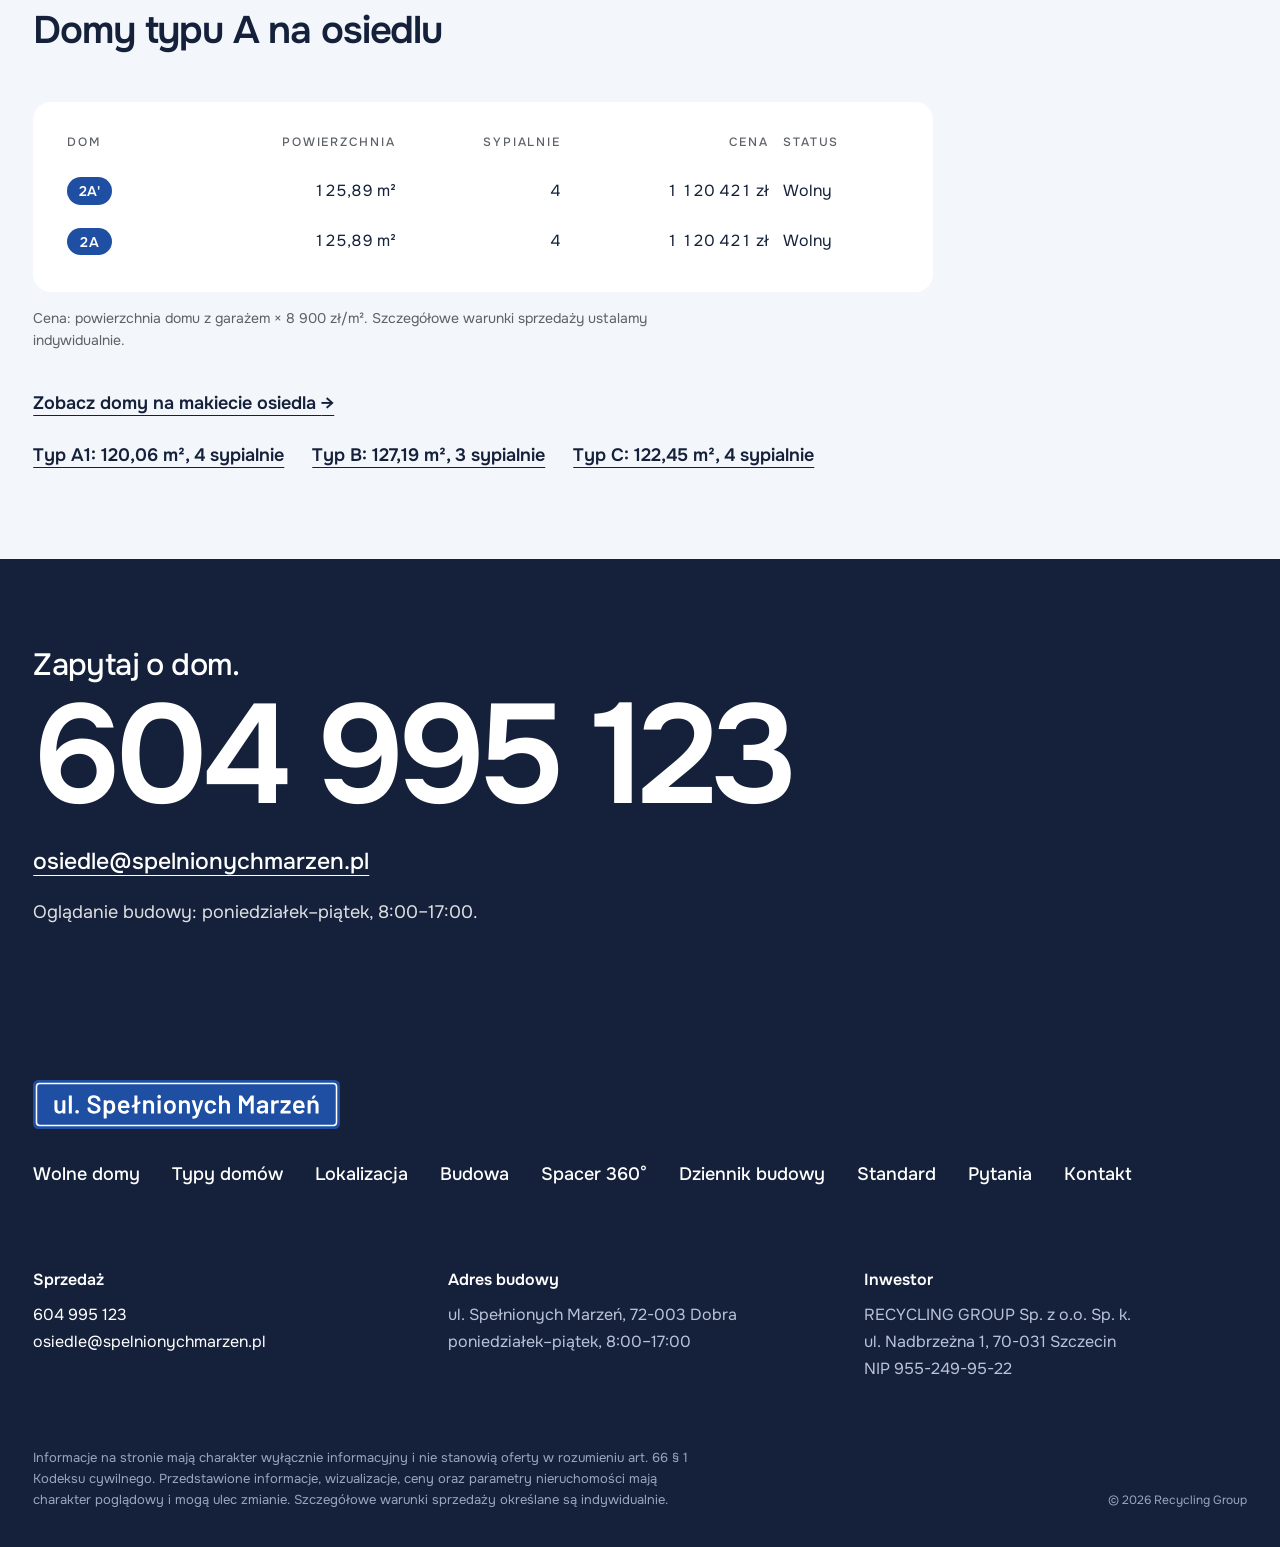
<file: typ-a.html>
<!doctype html>
<html lang="pl">
<head>
<meta charset="utf-8">
<meta name="viewport" content="width=device-width, initial-scale=1">
<meta name="robots" content="noindex, nofollow">
<meta name="format-detection" content="telephone=no">
<title>Dom typu A: 125,89 m², 4 sypialnie | Osiedle Spełnionych Marzeń</title>
<meta name="description" content="Dom typu A na osiedlu przy ul. Spełnionych Marzeń w Dobrej: rzuty parteru i piętra, tabele pomieszczeń, elewacje, przekroje i rysunki PDF.">
<meta property="og:type" content="website">
<meta property="og:locale" content="pl_PL">
<meta property="og:site_name" content="Osiedle Spełnionych Marzeń">
<meta property="og:title" content="Dom typu A: 125,89 m², 4 sypialnie | Osiedle Spełnionych Marzeń">
<meta property="og:description" content="Dom typu A na osiedlu przy ul. Spełnionych Marzeń w Dobrej: rzuty parteru i piętra, tabele pomieszczeń, elewacje, przekroje i rysunki PDF.">
<meta property="og:url" content="https://mzabavchukweb.github.io/spelnionychmarzen/typ-a.html">
<meta property="og:image" content="https://mzabavchukweb.github.io/spelnionychmarzen/img/og.jpg">
<meta property="og:image:width" content="1200">
<meta property="og:image:height" content="630">
<meta property="og:image:alt" content="Bliźniaki przy ul. Spełnionych Marzeń w Dobrej od strony ogrodów. Wizualizacja inwestora.">
<meta name="twitter:card" content="summary_large_image">
<link rel="icon" href="img/ikona.svg" type="image/svg+xml">
<link rel="apple-touch-icon" href="img/ikona.png">
<link rel="preload" href="fonty/onest.woff2" as="font" type="font/woff2" crossorigin>
<link rel="stylesheet" href="css/style.css">
<link rel="stylesheet" href="css/podstrony.css">
</head>
<body class="pod">

<a class="pomin" href="#tresc">Przejdź do treści</a>

<header class="naglowek naglowek--pelny">
  <div class="naglowek__w">
    <a class="logo" href="index.html" aria-label="Osiedle Spełnionych Marzeń, strona główna"><img src="img/logo.svg" width="236" height="58" alt="ul. Spełnionych Marzeń"></a>
    <nav class="menu" id="menu" aria-label="Główna">
      <a href="index.html#domy">Wolne domy</a>
      <a href="index.html#typy">Typy domów</a>
      <a href="index.html#lokalizacja">Lokalizacja</a>
      <a href="index.html#budowa">Budowa</a>
      <a href="standard.html">Standard</a>
      <a href="index.html#spacer-360">Spacer 360°</a>
      <a href="index.html#kontakt">Kontakt</a>
      <div class="menu__dol">
        <a class="przycisk" href="tel:+48604995123">Zadzwoń: 604 995 123</a>
        <p>ul. Spełnionych Marzeń, 72-003 Dobra<br>Oglądanie budowy: pon.–pt. <span class="nw">8:00–17:00</span></p>
      </div>
    </nav>
    <a class="naglowek__tel" href="tel:+48604995123">604 995 123</a>
    <button class="menu-przycisk" type="button" aria-expanded="false" aria-controls="menu">Menu</button>
  </div>
</header>

<a class="dzwon dzwon--widac" href="tel:+48604995123" aria-label="Zadzwoń: 604 995 123"><img src="img/ikona-telefon-192.webp" width="190" height="192" alt=""></a>

<main id="tresc">

<section class="pod-glowa">
  <div class="w">
    <nav class="okruszki" aria-label="Ścieżka"><a href="index.html">Osiedle</a><span aria-hidden="true">/</span><a href="index.html#typy">Typy domów</a><span aria-hidden="true">/</span><span aria-current="page">Typ A</span></nav>
    <h1>Dom typu A.</h1>
    <p class="pod-lid">125,89&nbsp;m² z garażem, 4 sypialnie na piętrze. Na osiedlu to budynek nr 2, czyli 2 domy w zabudowie bliźniaczej.</p>
    
    <dl class="fakty">
      <div><dt>Parter</dt><dd>66,74<small> m²</small></dd></div>
      <div><dt>Piętro</dt><dd>59,15<small> m²</small></dd></div>
      <div><dt>Sypialnie</dt><dd>4</dd></div>
      <div><dt>Wolne domy</dt><dd>2<small> z 2</small></dd></div>
    </dl>
  </div>
</section>

<section class="pod-sekcja sekcja--kamien" aria-labelledby="h-parter">
  <div class="w">
    <h2 id="h-parter">Parter</h2>
    <div class="rys">
      <button type="button" class="rys__obraz" data-foto="img/rzut-a-parter.webp" data-podpis="Rzut parteru, typ A" aria-label="Powiększ: Rzut parteru, typ A"><img src="img/rzut-a-parter.webp" width="1800" height="1601" alt="Rzut parteru budynku typu A, obie połowy bliźniaka" loading="lazy"></button>
      <table class="pomieszczenia"><caption>Parter</caption><tbody><tr><td>Przedsionek</td><td>5,88&nbsp;m²</td></tr><tr><td>Komunikacja</td><td>2,73&nbsp;m²</td></tr><tr><td>WC</td><td>4,19&nbsp;m²</td></tr><tr><td>Pokój dzienny ze schodami</td><td>20,60&nbsp;m²</td></tr><tr><td>Kuchnia</td><td>10,36&nbsp;m²</td></tr><tr><td>Spiżarnia</td><td>2,35&nbsp;m²</td></tr><tr><td>Garaż</td><td>17,60&nbsp;m²</td></tr><tr><td>Pomieszczenie techniczne</td><td>2,86&nbsp;m²</td></tr></tbody><tfoot><tr><td>Razem</td><td>66,74&nbsp;m²</td></tr></tfoot></table>
    </div>
  </div>
</section>

<section class="pod-sekcja sekcja--kamien" aria-labelledby="h-pietro" style="padding-top:0">
  <div class="w">
    <h2 id="h-pietro">Piętro</h2>
    <div class="rys">
      <button type="button" class="rys__obraz" data-foto="img/rzut-a-pietro.webp" data-podpis="Rzut piętra, typ A" aria-label="Powiększ: Rzut piętra, typ A"><img src="img/rzut-a-pietro.webp" width="1800" height="1601" alt="Rzut piętra budynku typu A, obie połowy bliźniaka" loading="lazy"></button>
      <table class="pomieszczenia"><caption>Piętro</caption><tbody><tr><td>Komunikacja ze schodami</td><td>6,58&nbsp;m²</td></tr><tr><td>Sypialnia</td><td>11,28&nbsp;m²</td></tr><tr><td>Sypialnia</td><td>11,50&nbsp;m²</td></tr><tr><td>Sypialnia</td><td>12,94&nbsp;m²</td></tr><tr><td>Łazienka</td><td>6,11&nbsp;m²</td></tr><tr><td>Sypialnia</td><td>10,74&nbsp;m²</td></tr></tbody><tfoot><tr><td>Razem</td><td>59,15&nbsp;m²</td></tr></tfoot></table>
    </div>
    <p class="przypis">Rysunek pokazuje obie połowy bliźniaka. Powierzchnie według tabel pomieszczeń z projektu architektonicznego.</p>
  </div>
</section>

<section class="pod-sekcja sekcja--kamien" aria-label="Elewacje">
  <div class="w">
    <h2>Elewacje</h2>
    <div class="rys rys--caly"><button type="button" class="rys__obraz" data-foto="img/arkusz-a-elewacje.webp" data-podpis="Elewacje, typ A" aria-label="Powiększ: Elewacje, typ A"><img src="img/arkusz-a-elewacje.webp" width="1906" height="1243" alt="Elewacje budynku typu A, arkusz projektu architektonicznego" loading="lazy"></button></div>
  </div>
</section>
<section class="pod-sekcja sekcja--kamien" aria-label="Przekroje A-A i B-B">
  <div class="w">
    <h2>Przekroje A-A i B-B</h2>
    <div class="rys rys--caly"><button type="button" class="rys__obraz" data-foto="img/arkusz-a-przekroje.webp" data-podpis="Przekroje A-A i B-B, typ A" aria-label="Powiększ: Przekroje A-A i B-B, typ A"><img src="img/arkusz-a-przekroje.webp" width="2400" height="1028" alt="Przekroje A-A i B-B budynku typu A, arkusz projektu architektonicznego" loading="lazy"></button></div>
  </div>
</section>

<section class="pod-sekcja" aria-labelledby="h-pliki">
  <div class="w">
    <h2 id="h-pliki">Rysunki do pobrania</h2>
    <ul class="pliki"><li><a href="pdf/typ-a-parter.pdf" target="_blank" rel="noopener">Rzut parteru (PDF)</a><small>269 KB</small></li><li><a href="pdf/typ-a-pietro.pdf" target="_blank" rel="noopener">Rzut piętra (PDF)</a><small>192 KB</small></li><li><a href="pdf/typ-a-elewacje.pdf" target="_blank" rel="noopener">Elewacje (PDF)</a><small>191 KB</small></li><li><a href="pdf/typ-a-przekroje.pdf" target="_blank" rel="noopener">Przekroje A-A i B-B (PDF)</a><small>421 KB</small></li></ul>
  </div>
</section>

<section class="pod-sekcja sekcja--kamien" aria-labelledby="h-domy-typu">
  <div class="w">
    <h2 id="h-domy-typu">Domy typu A na osiedlu</h2>
    <div class="plan__dane">
      <table class="tabela">
        <caption class="ukryte">Domy typu A: powierzchnia, sypialnie, cena i status</caption>
        <thead><tr><th scope="col">Dom</th><th scope="col" class="l">Powierzchnia</th><th scope="col" class="l"><span class="pelne">Sypialnie</span><abbr class="skrot" title="Sypialnie">Syp.</abbr></th><th scope="col" class="l">Cena</th><th scope="col" class="status-k">Status</th></tr></thead>
        <tbody><tr data-status="wolny"><td><span class="nr" data-status="wolny">2A'</span></td><td class="l">125,89&nbsp;m²</td><td class="l">4</td><td class="l">1&nbsp;120&nbsp;421&nbsp;zł</td><td class="status-k">Wolny</td></tr><tr data-status="wolny"><td><span class="nr" data-status="wolny">2A</span></td><td class="l">125,89&nbsp;m²</td><td class="l">4</td><td class="l">1&nbsp;120&nbsp;421&nbsp;zł</td><td class="status-k">Wolny</td></tr></tbody>
      </table>
    </div>
    <p class="przypis">Cena: powierzchnia domu z garażem × 8&nbsp;900 zł/m². Szczegółowe warunki sprzedaży ustalamy indywidualnie.</p>
    <p class="dalej"><a href="index.html#domy">Zobacz domy na makiecie osiedla&nbsp;<span aria-hidden="true">&rarr;</span></a></p>
    <p class="inne-typy"><a href="typ-a1.html">Typ A1: 120,06&nbsp;m², 4 sypialnie</a><a href="typ-b.html">Typ B: 127,19&nbsp;m², 3 sypialnie</a><a href="typ-c.html">Typ C: 122,45&nbsp;m², 4 sypialnie</a></p>
  </div>
</section>

<section class="pod-koniec" aria-labelledby="h-koniec">
  <div class="w">
    <h2 id="h-koniec">Zapytaj o dom.</h2>
    <a class="kontakt__tel" href="tel:+48604995123">604 995 123</a>
    <p><a class="kontakt__mail" href="mailto:osiedle@spelnionychmarzen.pl">osiedle@spelnionychmarzen.pl</a></p>
    <p>Oglądanie budowy: poniedziałek–piątek, <span class="nw">8:00–17:00</span>.</p>
  </div>
</section>
</main>

<footer class="stopka">
  <div class="w">
    <div class="stopka__gora">
      <a class="stopka__logo" href="index.html" aria-label="Osiedle Spełnionych Marzeń, do góry strony"><img src="img/logo.svg" width="236" height="58" alt="ul. Spełnionych Marzeń" loading="lazy"></a>
      <nav class="stopka__menu" aria-label="Stopka">
        <a href="index.html#domy">Wolne domy</a>
        <a href="index.html#typy">Typy domów</a>
        <a href="index.html#lokalizacja">Lokalizacja</a>
        <a href="index.html#budowa">Budowa</a>
        <a href="index.html#spacer-360">Spacer 360°</a>
        <a href="dziennik-budowy.html">Dziennik budowy</a>
        <a href="standard.html">Standard</a>
        <a href="index.html#pytania">Pytania</a>
        <a href="index.html#kontakt">Kontakt</a>
      </nav>
    </div>
    <div class="stopka__dane">
      <p><b>Sprzedaż</b><a href="tel:+48604995123">604 995 123</a><a href="mailto:osiedle@spelnionychmarzen.pl">osiedle@spelnionychmarzen.pl</a></p>
      <p><b>Adres budowy</b>ul. Spełnionych Marzeń, 72-003 Dobra<br>poniedziałek–piątek, <span class="nw">8:00–17:00</span></p>
      <p><b>Inwestor</b>RECYCLING GROUP Sp. z o.o. Sp. k.<br>ul. Nadbrzeżna 1, 70-031 Szczecin<br><span class="nw">NIP 955-249-95-22</span></p>
    </div>
    <div class="stopka__dol">
      <p class="zastrzezenie">Informacje na stronie mają charakter wyłącznie informacyjny i nie stanowią oferty w rozumieniu art. 66 § 1 Kodeksu cywilnego. Przedstawione informacje, wizualizacje, ceny oraz parametry nieruchomości mają charakter poglądowy i mogą ulec zmianie. Szczegółowe warunki sprzedaży określane są indywidualnie.</p>
      <p class="stopka__prawa">© 2026 Recycling Group</p>
    </div>
  </div>
</footer>

<dialog class="foto" id="foto" aria-label="Zdjęcie w powiększeniu">
  <img id="foto-img" alt="">
  <div class="foto__pasek">
    <button type="button" class="przycisk" data-krok="-1">Poprzednie</button>
    <span id="foto-nr"></span>
    <button type="button" class="przycisk" data-krok="1">Następne</button>
    <button type="button" class="przycisk foto__zamknij" data-zamknij>Zamknij</button>
  </div>
</dialog>

<script src="js/podstrona.js"></script>
</body>
</html>
</file>
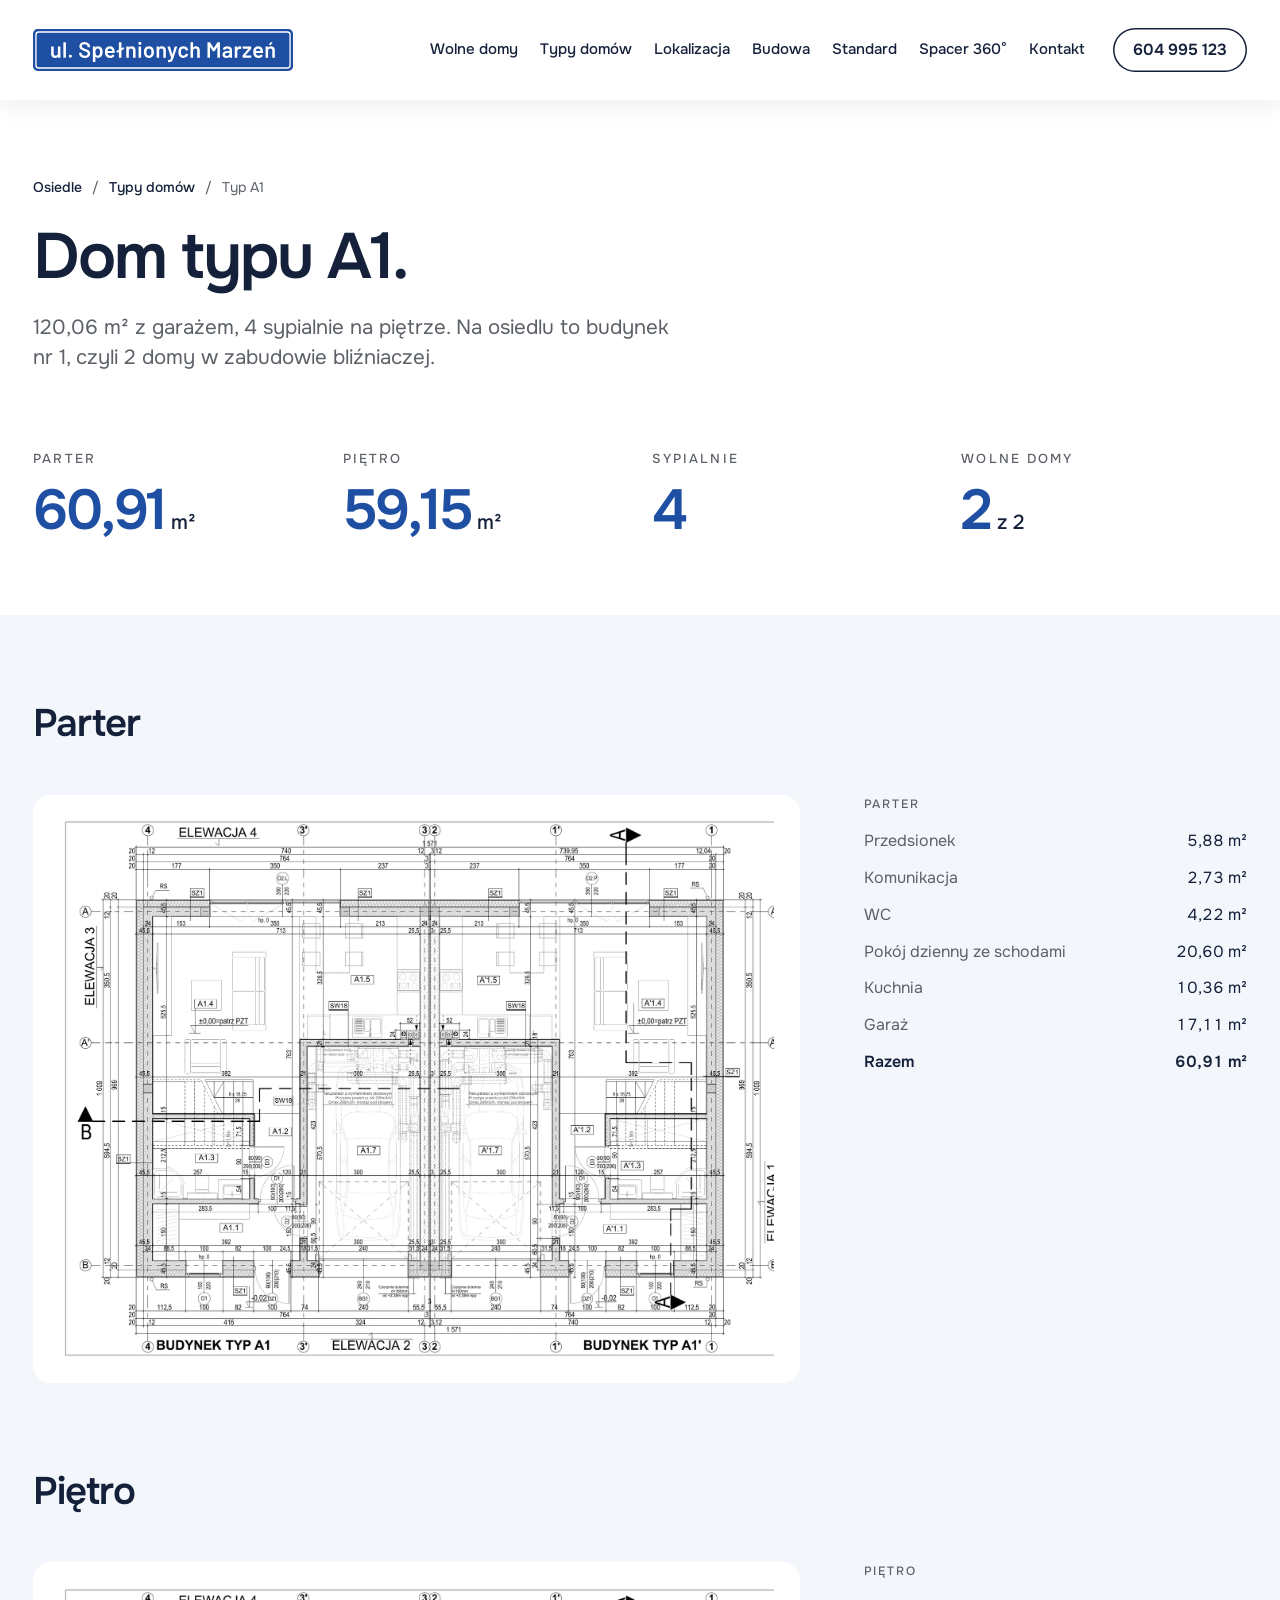
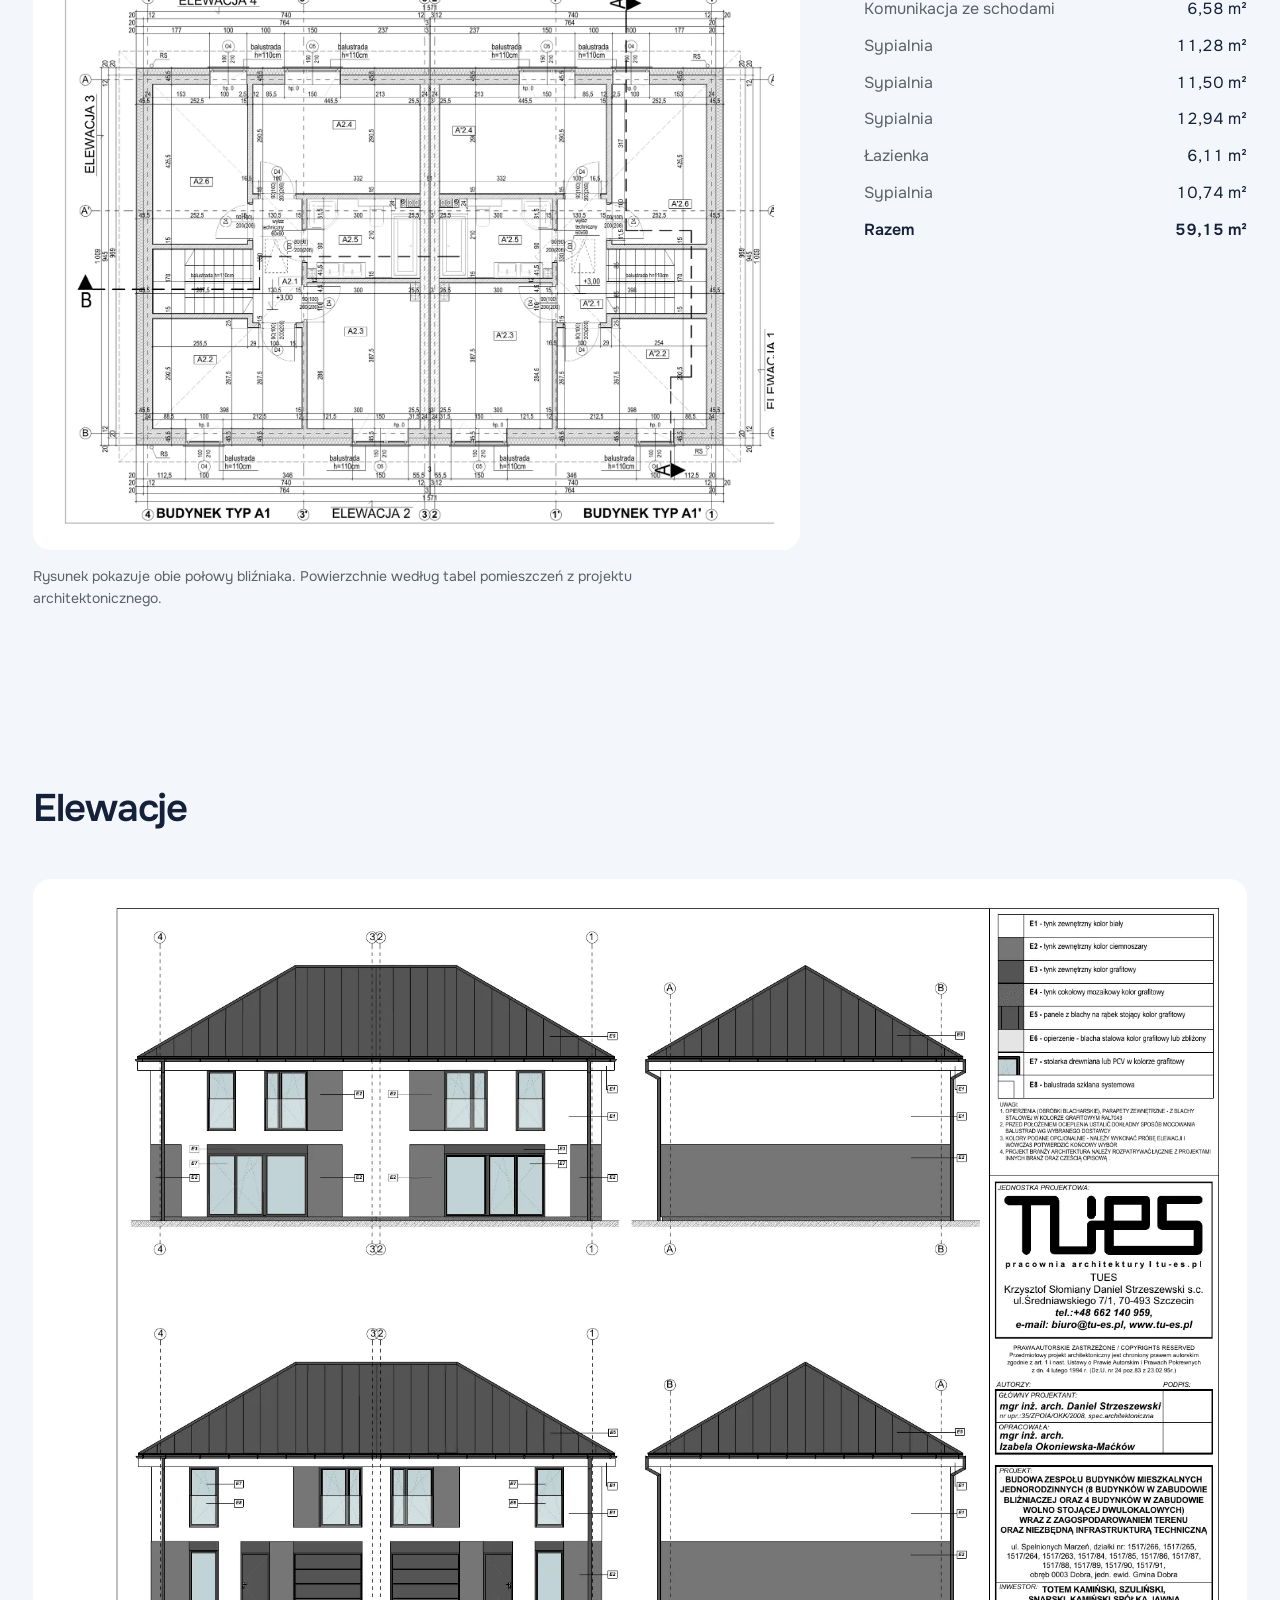
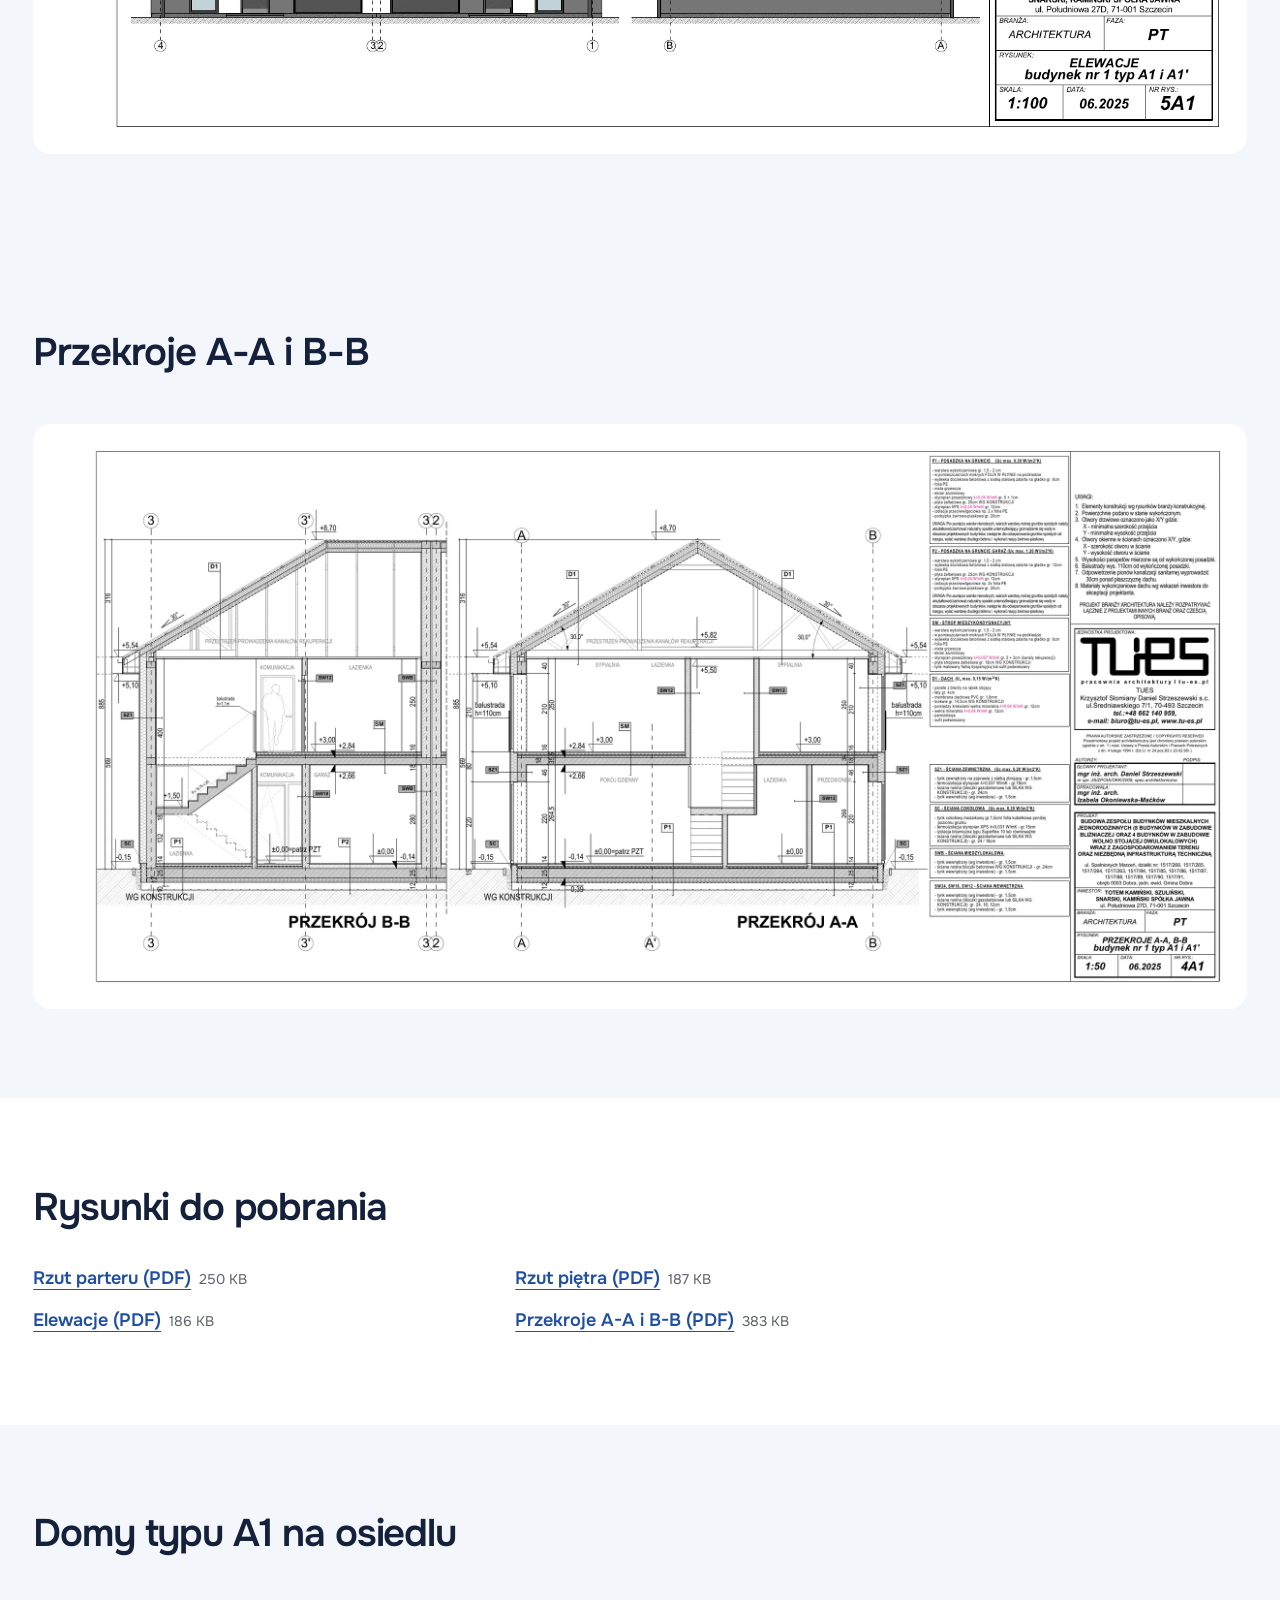
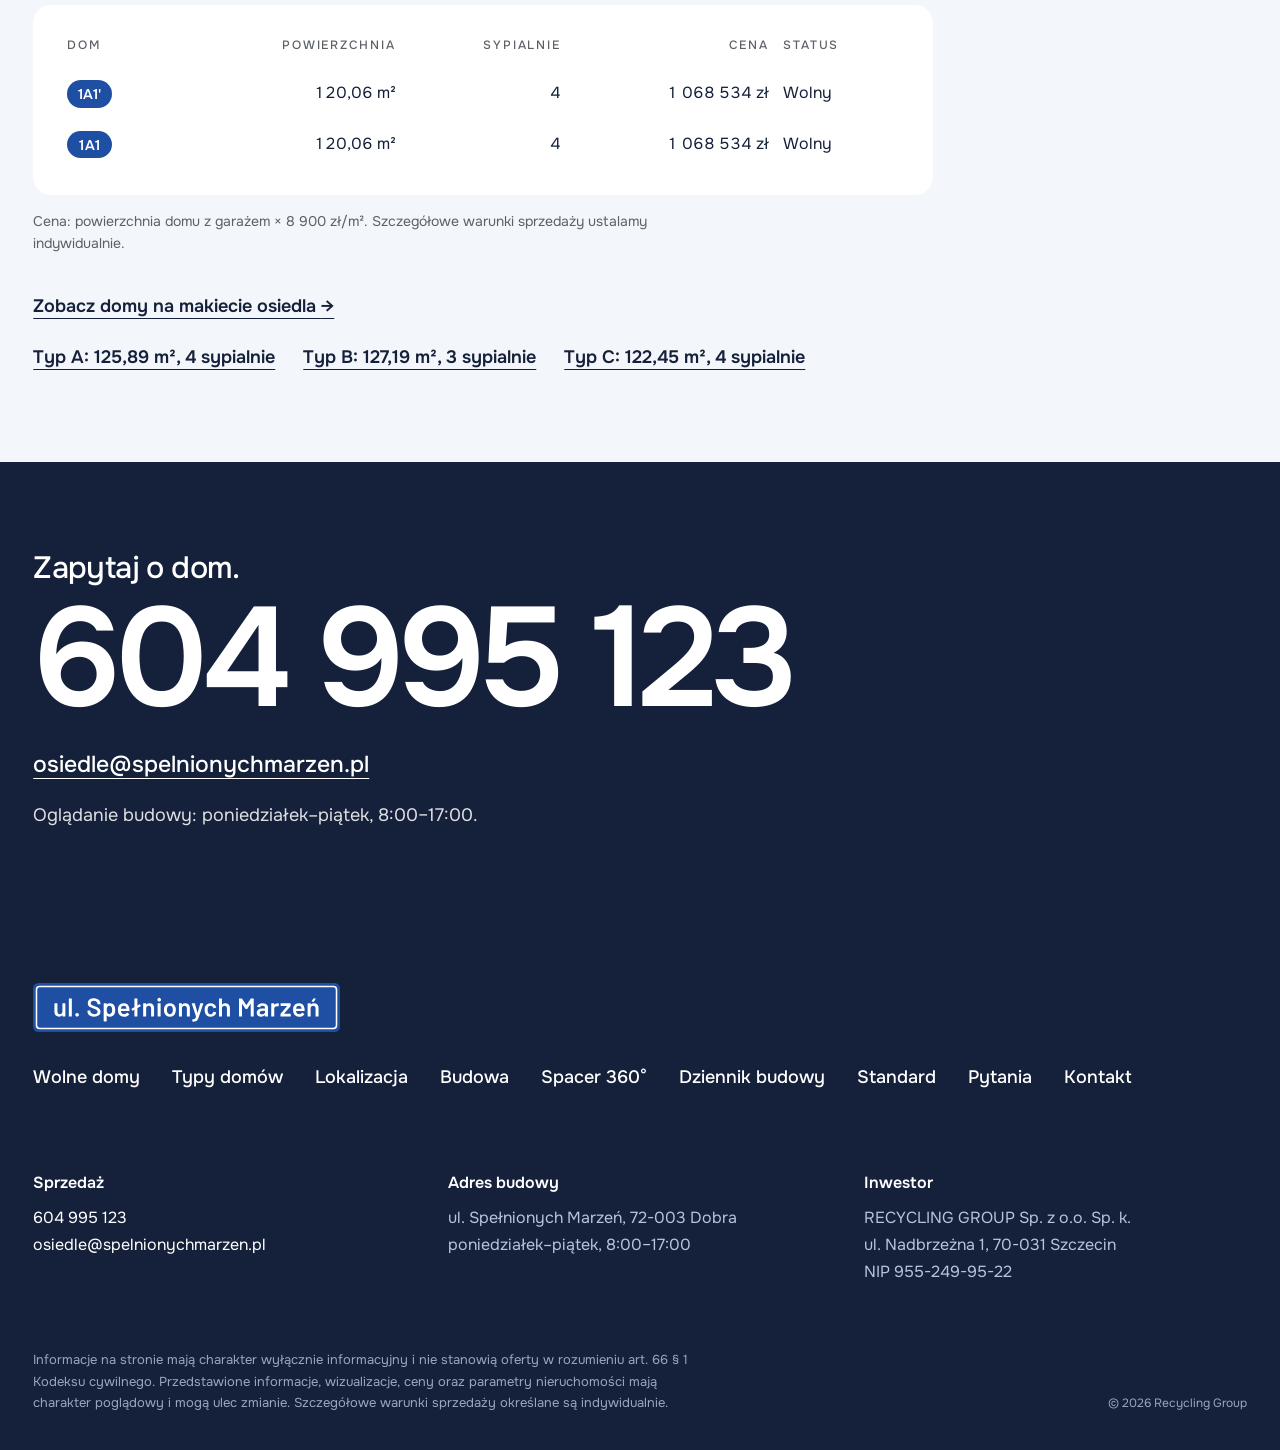
<file: typ-a1.html>
<!doctype html>
<html lang="pl">
<head>
<meta charset="utf-8">
<meta name="viewport" content="width=device-width, initial-scale=1">
<meta name="robots" content="noindex, nofollow">
<meta name="format-detection" content="telephone=no">
<title>Dom typu A1: 120,06 m², 4 sypialnie | Osiedle Spełnionych Marzeń</title>
<meta name="description" content="Dom typu A1 na osiedlu przy ul. Spełnionych Marzeń w Dobrej: rzuty parteru i piętra, tabele pomieszczeń, elewacje, przekroje i rysunki PDF.">
<meta property="og:type" content="website">
<meta property="og:locale" content="pl_PL">
<meta property="og:site_name" content="Osiedle Spełnionych Marzeń">
<meta property="og:title" content="Dom typu A1: 120,06 m², 4 sypialnie | Osiedle Spełnionych Marzeń">
<meta property="og:description" content="Dom typu A1 na osiedlu przy ul. Spełnionych Marzeń w Dobrej: rzuty parteru i piętra, tabele pomieszczeń, elewacje, przekroje i rysunki PDF.">
<meta property="og:url" content="https://mzabavchukweb.github.io/spelnionychmarzen/typ-a1.html">
<meta property="og:image" content="https://mzabavchukweb.github.io/spelnionychmarzen/img/og.jpg">
<meta property="og:image:width" content="1200">
<meta property="og:image:height" content="630">
<meta property="og:image:alt" content="Bliźniaki przy ul. Spełnionych Marzeń w Dobrej od strony ogrodów. Wizualizacja inwestora.">
<meta name="twitter:card" content="summary_large_image">
<link rel="icon" href="img/ikona.svg" type="image/svg+xml">
<link rel="apple-touch-icon" href="img/ikona.png">
<link rel="preload" href="fonty/onest.woff2" as="font" type="font/woff2" crossorigin>
<link rel="stylesheet" href="css/style.css">
<link rel="stylesheet" href="css/podstrony.css">
</head>
<body class="pod">

<a class="pomin" href="#tresc">Przejdź do treści</a>

<header class="naglowek naglowek--pelny">
  <div class="naglowek__w">
    <a class="logo" href="index.html" aria-label="Osiedle Spełnionych Marzeń, strona główna"><img src="img/logo.svg" width="236" height="58" alt="ul. Spełnionych Marzeń"></a>
    <nav class="menu" id="menu" aria-label="Główna">
      <a href="index.html#domy">Wolne domy</a>
      <a href="index.html#typy">Typy domów</a>
      <a href="index.html#lokalizacja">Lokalizacja</a>
      <a href="index.html#budowa">Budowa</a>
      <a href="standard.html">Standard</a>
      <a href="index.html#spacer-360">Spacer 360°</a>
      <a href="index.html#kontakt">Kontakt</a>
      <div class="menu__dol">
        <a class="przycisk" href="tel:+48604995123">Zadzwoń: 604 995 123</a>
        <p>ul. Spełnionych Marzeń, 72-003 Dobra<br>Oglądanie budowy: pon.–pt. <span class="nw">8:00–17:00</span></p>
      </div>
    </nav>
    <a class="naglowek__tel" href="tel:+48604995123">604 995 123</a>
    <button class="menu-przycisk" type="button" aria-expanded="false" aria-controls="menu">Menu</button>
  </div>
</header>

<a class="dzwon dzwon--widac" href="tel:+48604995123" aria-label="Zadzwoń: 604 995 123"><img src="img/ikona-telefon-192.webp" width="190" height="192" alt=""></a>

<main id="tresc">

<section class="pod-glowa">
  <div class="w">
    <nav class="okruszki" aria-label="Ścieżka"><a href="index.html">Osiedle</a><span aria-hidden="true">/</span><a href="index.html#typy">Typy domów</a><span aria-hidden="true">/</span><span aria-current="page">Typ A1</span></nav>
    <h1>Dom typu A1.</h1>
    <p class="pod-lid">120,06&nbsp;m² z garażem, 4 sypialnie na piętrze. Na osiedlu to budynek nr 1, czyli 2 domy w zabudowie bliźniaczej.</p>
    
    <dl class="fakty">
      <div><dt>Parter</dt><dd>60,91<small> m²</small></dd></div>
      <div><dt>Piętro</dt><dd>59,15<small> m²</small></dd></div>
      <div><dt>Sypialnie</dt><dd>4</dd></div>
      <div><dt>Wolne domy</dt><dd>2<small> z 2</small></dd></div>
    </dl>
  </div>
</section>

<section class="pod-sekcja sekcja--kamien" aria-labelledby="h-parter">
  <div class="w">
    <h2 id="h-parter">Parter</h2>
    <div class="rys">
      <button type="button" class="rys__obraz" data-foto="img/rzut-a1-parter.webp" data-podpis="Rzut parteru, typ A1" aria-label="Powiększ: Rzut parteru, typ A1"><img src="img/rzut-a1-parter.webp" width="1800" height="1351" alt="Rzut parteru budynku typu A1, obie połowy bliźniaka" loading="lazy"></button>
      <table class="pomieszczenia"><caption>Parter</caption><tbody><tr><td>Przedsionek</td><td>5,88&nbsp;m²</td></tr><tr><td>Komunikacja</td><td>2,73&nbsp;m²</td></tr><tr><td>WC</td><td>4,22&nbsp;m²</td></tr><tr><td>Pokój dzienny ze schodami</td><td>20,60&nbsp;m²</td></tr><tr><td>Kuchnia</td><td>10,36&nbsp;m²</td></tr><tr><td>Garaż</td><td>17,11&nbsp;m²</td></tr></tbody><tfoot><tr><td>Razem</td><td>60,91&nbsp;m²</td></tr></tfoot></table>
    </div>
  </div>
</section>

<section class="pod-sekcja sekcja--kamien" aria-labelledby="h-pietro" style="padding-top:0">
  <div class="w">
    <h2 id="h-pietro">Piętro</h2>
    <div class="rys">
      <button type="button" class="rys__obraz" data-foto="img/rzut-a1-pietro.webp" data-podpis="Rzut piętra, typ A1" aria-label="Powiększ: Rzut piętra, typ A1"><img src="img/rzut-a1-pietro.webp" width="1800" height="1351" alt="Rzut piętra budynku typu A1, obie połowy bliźniaka" loading="lazy"></button>
      <table class="pomieszczenia"><caption>Piętro</caption><tbody><tr><td>Komunikacja ze schodami</td><td>6,58&nbsp;m²</td></tr><tr><td>Sypialnia</td><td>11,28&nbsp;m²</td></tr><tr><td>Sypialnia</td><td>11,50&nbsp;m²</td></tr><tr><td>Sypialnia</td><td>12,94&nbsp;m²</td></tr><tr><td>Łazienka</td><td>6,11&nbsp;m²</td></tr><tr><td>Sypialnia</td><td>10,74&nbsp;m²</td></tr></tbody><tfoot><tr><td>Razem</td><td>59,15&nbsp;m²</td></tr></tfoot></table>
    </div>
    <p class="przypis">Rysunek pokazuje obie połowy bliźniaka. Powierzchnie według tabel pomieszczeń z projektu architektonicznego.</p>
  </div>
</section>

<section class="pod-sekcja sekcja--kamien" aria-label="Elewacje">
  <div class="w">
    <h2>Elewacje</h2>
    <div class="rys rys--caly"><button type="button" class="rys__obraz" data-foto="img/arkusz-a1-elewacje.webp" data-podpis="Elewacje, typ A1" aria-label="Powiększ: Elewacje, typ A1"><img src="img/arkusz-a1-elewacje.webp" width="1754" height="1243" alt="Elewacje budynku typu A1, arkusz projektu architektonicznego" loading="lazy"></button></div>
  </div>
</section>
<section class="pod-sekcja sekcja--kamien" aria-label="Przekroje A-A i B-B">
  <div class="w">
    <h2>Przekroje A-A i B-B</h2>
    <div class="rys rys--caly"><button type="button" class="rys__obraz" data-foto="img/arkusz-a1-przekroje.webp" data-podpis="Przekroje A-A i B-B, typ A1" aria-label="Powiększ: Przekroje A-A i B-B, typ A1"><img src="img/arkusz-a1-przekroje.webp" width="2400" height="1102" alt="Przekroje A-A i B-B budynku typu A1, arkusz projektu architektonicznego" loading="lazy"></button></div>
  </div>
</section>

<section class="pod-sekcja" aria-labelledby="h-pliki">
  <div class="w">
    <h2 id="h-pliki">Rysunki do pobrania</h2>
    <ul class="pliki"><li><a href="pdf/typ-a1-parter.pdf" target="_blank" rel="noopener">Rzut parteru (PDF)</a><small>250 KB</small></li><li><a href="pdf/typ-a1-pietro.pdf" target="_blank" rel="noopener">Rzut piętra (PDF)</a><small>187 KB</small></li><li><a href="pdf/typ-a1-elewacje.pdf" target="_blank" rel="noopener">Elewacje (PDF)</a><small>186 KB</small></li><li><a href="pdf/typ-a1-przekroje.pdf" target="_blank" rel="noopener">Przekroje A-A i B-B (PDF)</a><small>383 KB</small></li></ul>
  </div>
</section>

<section class="pod-sekcja sekcja--kamien" aria-labelledby="h-domy-typu">
  <div class="w">
    <h2 id="h-domy-typu">Domy typu A1 na osiedlu</h2>
    <div class="plan__dane">
      <table class="tabela">
        <caption class="ukryte">Domy typu A1: powierzchnia, sypialnie, cena i status</caption>
        <thead><tr><th scope="col">Dom</th><th scope="col" class="l">Powierzchnia</th><th scope="col" class="l"><span class="pelne">Sypialnie</span><abbr class="skrot" title="Sypialnie">Syp.</abbr></th><th scope="col" class="l">Cena</th><th scope="col" class="status-k">Status</th></tr></thead>
        <tbody><tr data-status="wolny"><td><span class="nr" data-status="wolny">1A1'</span></td><td class="l">120,06&nbsp;m²</td><td class="l">4</td><td class="l">1&nbsp;068&nbsp;534&nbsp;zł</td><td class="status-k">Wolny</td></tr><tr data-status="wolny"><td><span class="nr" data-status="wolny">1A1</span></td><td class="l">120,06&nbsp;m²</td><td class="l">4</td><td class="l">1&nbsp;068&nbsp;534&nbsp;zł</td><td class="status-k">Wolny</td></tr></tbody>
      </table>
    </div>
    <p class="przypis">Cena: powierzchnia domu z garażem × 8&nbsp;900 zł/m². Szczegółowe warunki sprzedaży ustalamy indywidualnie.</p>
    <p class="dalej"><a href="index.html#domy">Zobacz domy na makiecie osiedla&nbsp;<span aria-hidden="true">&rarr;</span></a></p>
    <p class="inne-typy"><a href="typ-a.html">Typ A: 125,89&nbsp;m², 4 sypialnie</a><a href="typ-b.html">Typ B: 127,19&nbsp;m², 3 sypialnie</a><a href="typ-c.html">Typ C: 122,45&nbsp;m², 4 sypialnie</a></p>
  </div>
</section>

<section class="pod-koniec" aria-labelledby="h-koniec">
  <div class="w">
    <h2 id="h-koniec">Zapytaj o dom.</h2>
    <a class="kontakt__tel" href="tel:+48604995123">604 995 123</a>
    <p><a class="kontakt__mail" href="mailto:osiedle@spelnionychmarzen.pl">osiedle@spelnionychmarzen.pl</a></p>
    <p>Oglądanie budowy: poniedziałek–piątek, <span class="nw">8:00–17:00</span>.</p>
  </div>
</section>
</main>

<footer class="stopka">
  <div class="w">
    <div class="stopka__gora">
      <a class="stopka__logo" href="index.html" aria-label="Osiedle Spełnionych Marzeń, do góry strony"><img src="img/logo.svg" width="236" height="58" alt="ul. Spełnionych Marzeń" loading="lazy"></a>
      <nav class="stopka__menu" aria-label="Stopka">
        <a href="index.html#domy">Wolne domy</a>
        <a href="index.html#typy">Typy domów</a>
        <a href="index.html#lokalizacja">Lokalizacja</a>
        <a href="index.html#budowa">Budowa</a>
        <a href="index.html#spacer-360">Spacer 360°</a>
        <a href="dziennik-budowy.html">Dziennik budowy</a>
        <a href="standard.html">Standard</a>
        <a href="index.html#pytania">Pytania</a>
        <a href="index.html#kontakt">Kontakt</a>
      </nav>
    </div>
    <div class="stopka__dane">
      <p><b>Sprzedaż</b><a href="tel:+48604995123">604 995 123</a><a href="mailto:osiedle@spelnionychmarzen.pl">osiedle@spelnionychmarzen.pl</a></p>
      <p><b>Adres budowy</b>ul. Spełnionych Marzeń, 72-003 Dobra<br>poniedziałek–piątek, <span class="nw">8:00–17:00</span></p>
      <p><b>Inwestor</b>RECYCLING GROUP Sp. z o.o. Sp. k.<br>ul. Nadbrzeżna 1, 70-031 Szczecin<br><span class="nw">NIP 955-249-95-22</span></p>
    </div>
    <div class="stopka__dol">
      <p class="zastrzezenie">Informacje na stronie mają charakter wyłącznie informacyjny i nie stanowią oferty w rozumieniu art. 66 § 1 Kodeksu cywilnego. Przedstawione informacje, wizualizacje, ceny oraz parametry nieruchomości mają charakter poglądowy i mogą ulec zmianie. Szczegółowe warunki sprzedaży określane są indywidualnie.</p>
      <p class="stopka__prawa">© 2026 Recycling Group</p>
    </div>
  </div>
</footer>

<dialog class="foto" id="foto" aria-label="Zdjęcie w powiększeniu">
  <img id="foto-img" alt="">
  <div class="foto__pasek">
    <button type="button" class="przycisk" data-krok="-1">Poprzednie</button>
    <span id="foto-nr"></span>
    <button type="button" class="przycisk" data-krok="1">Następne</button>
    <button type="button" class="przycisk foto__zamknij" data-zamknij>Zamknij</button>
  </div>
</dialog>

<script src="js/podstrona.js"></script>
</body>
</html>
</file>
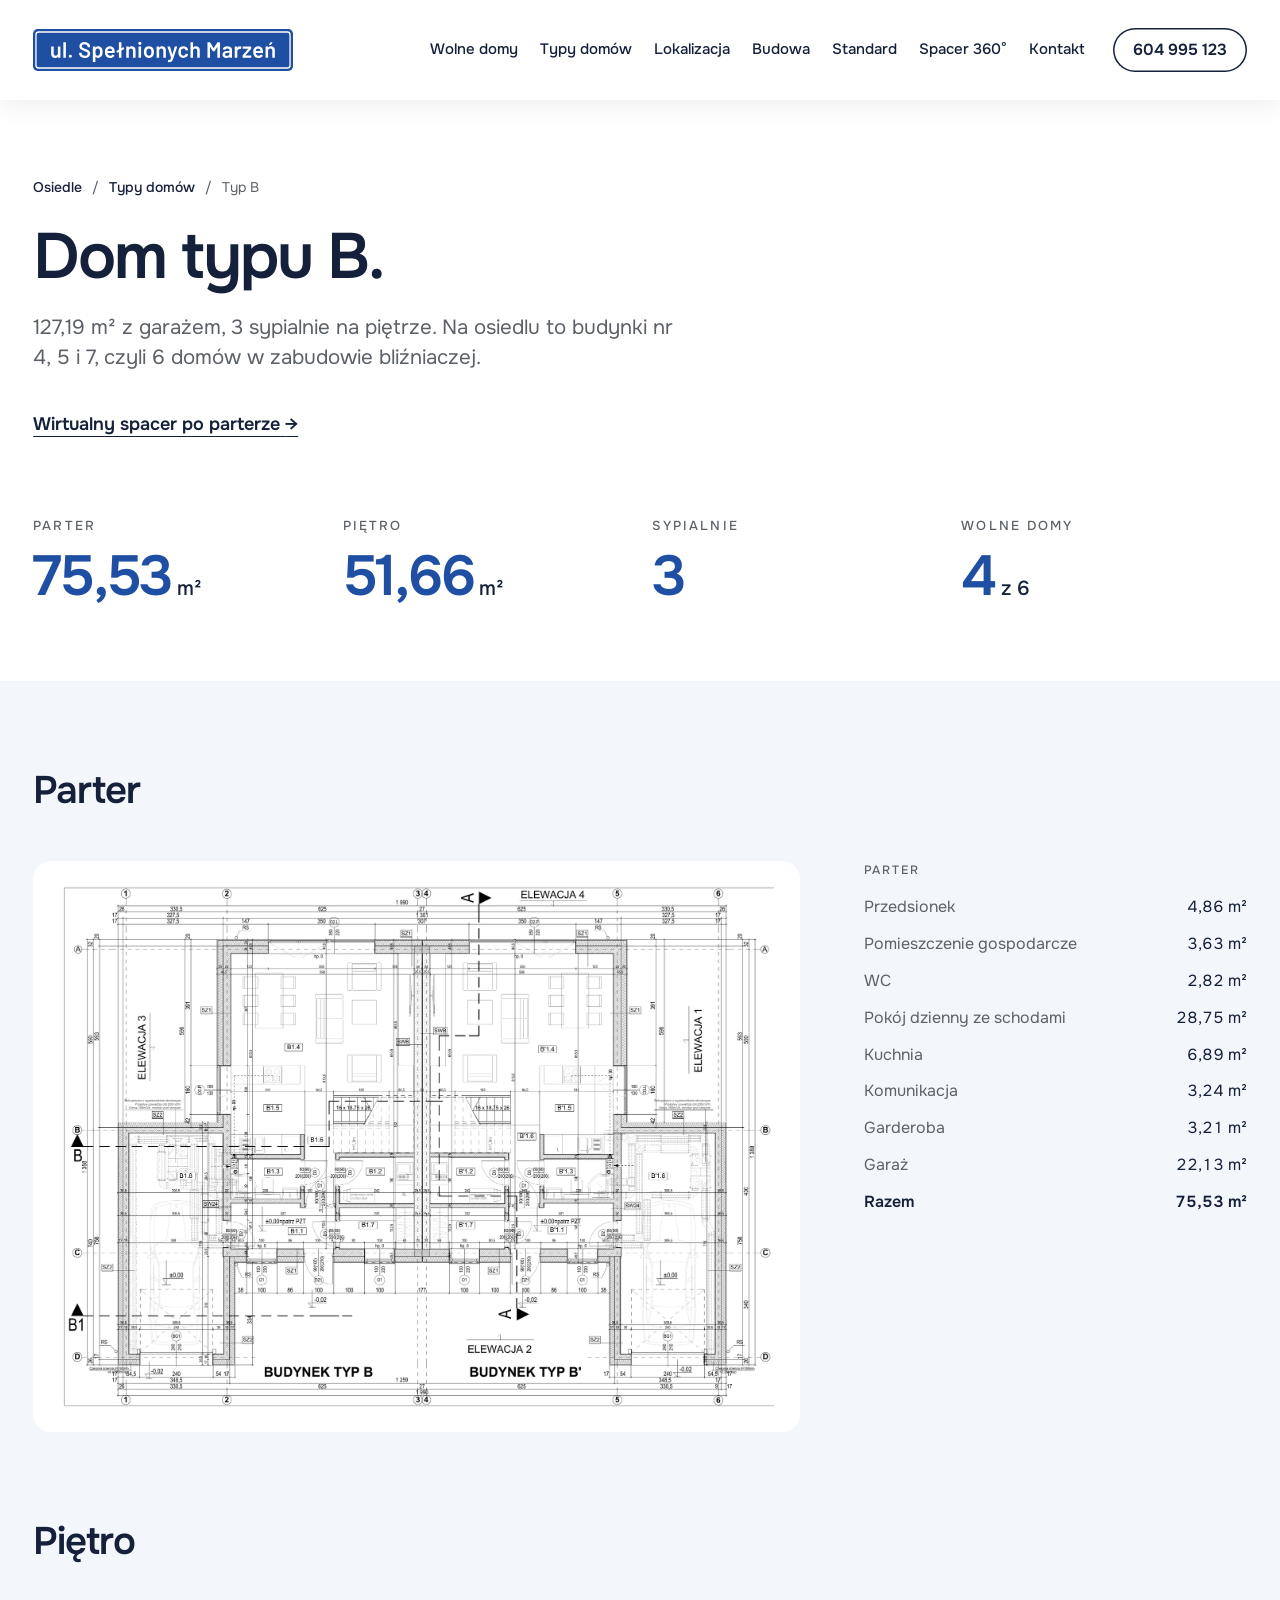
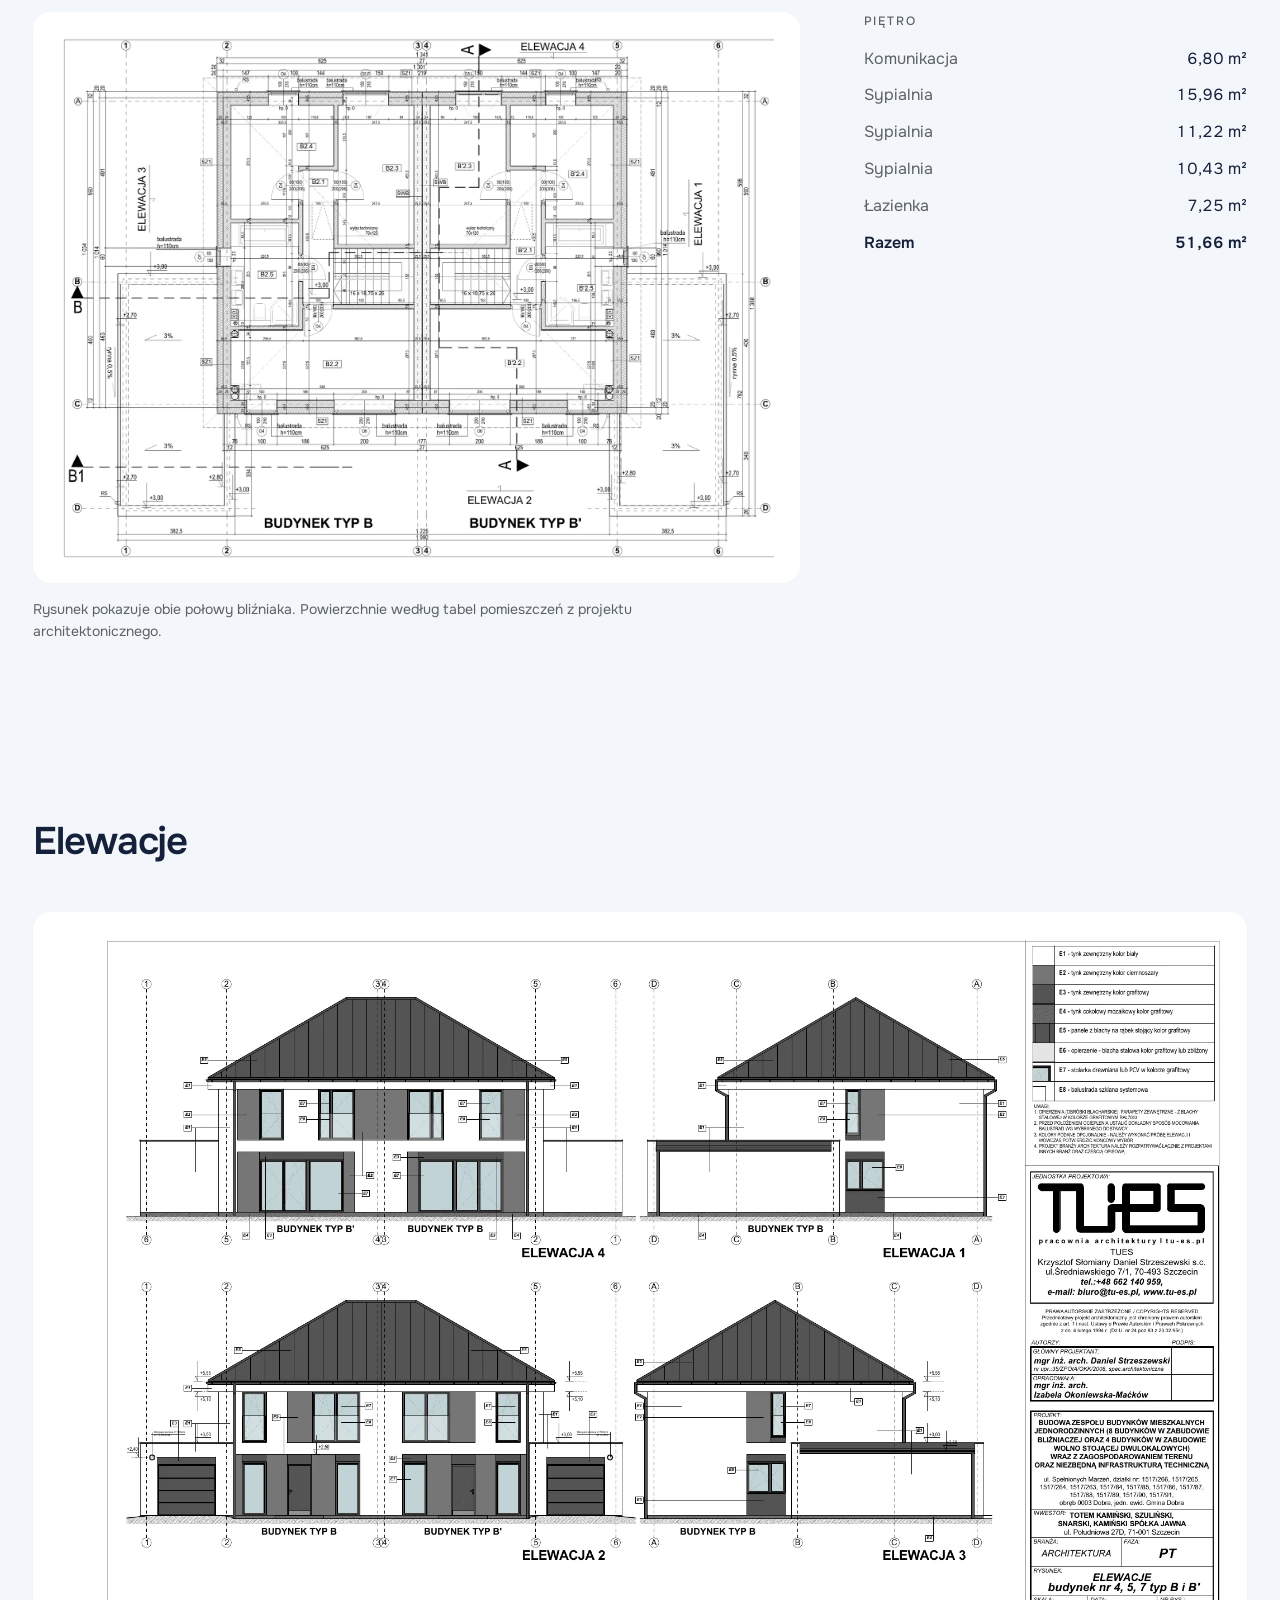
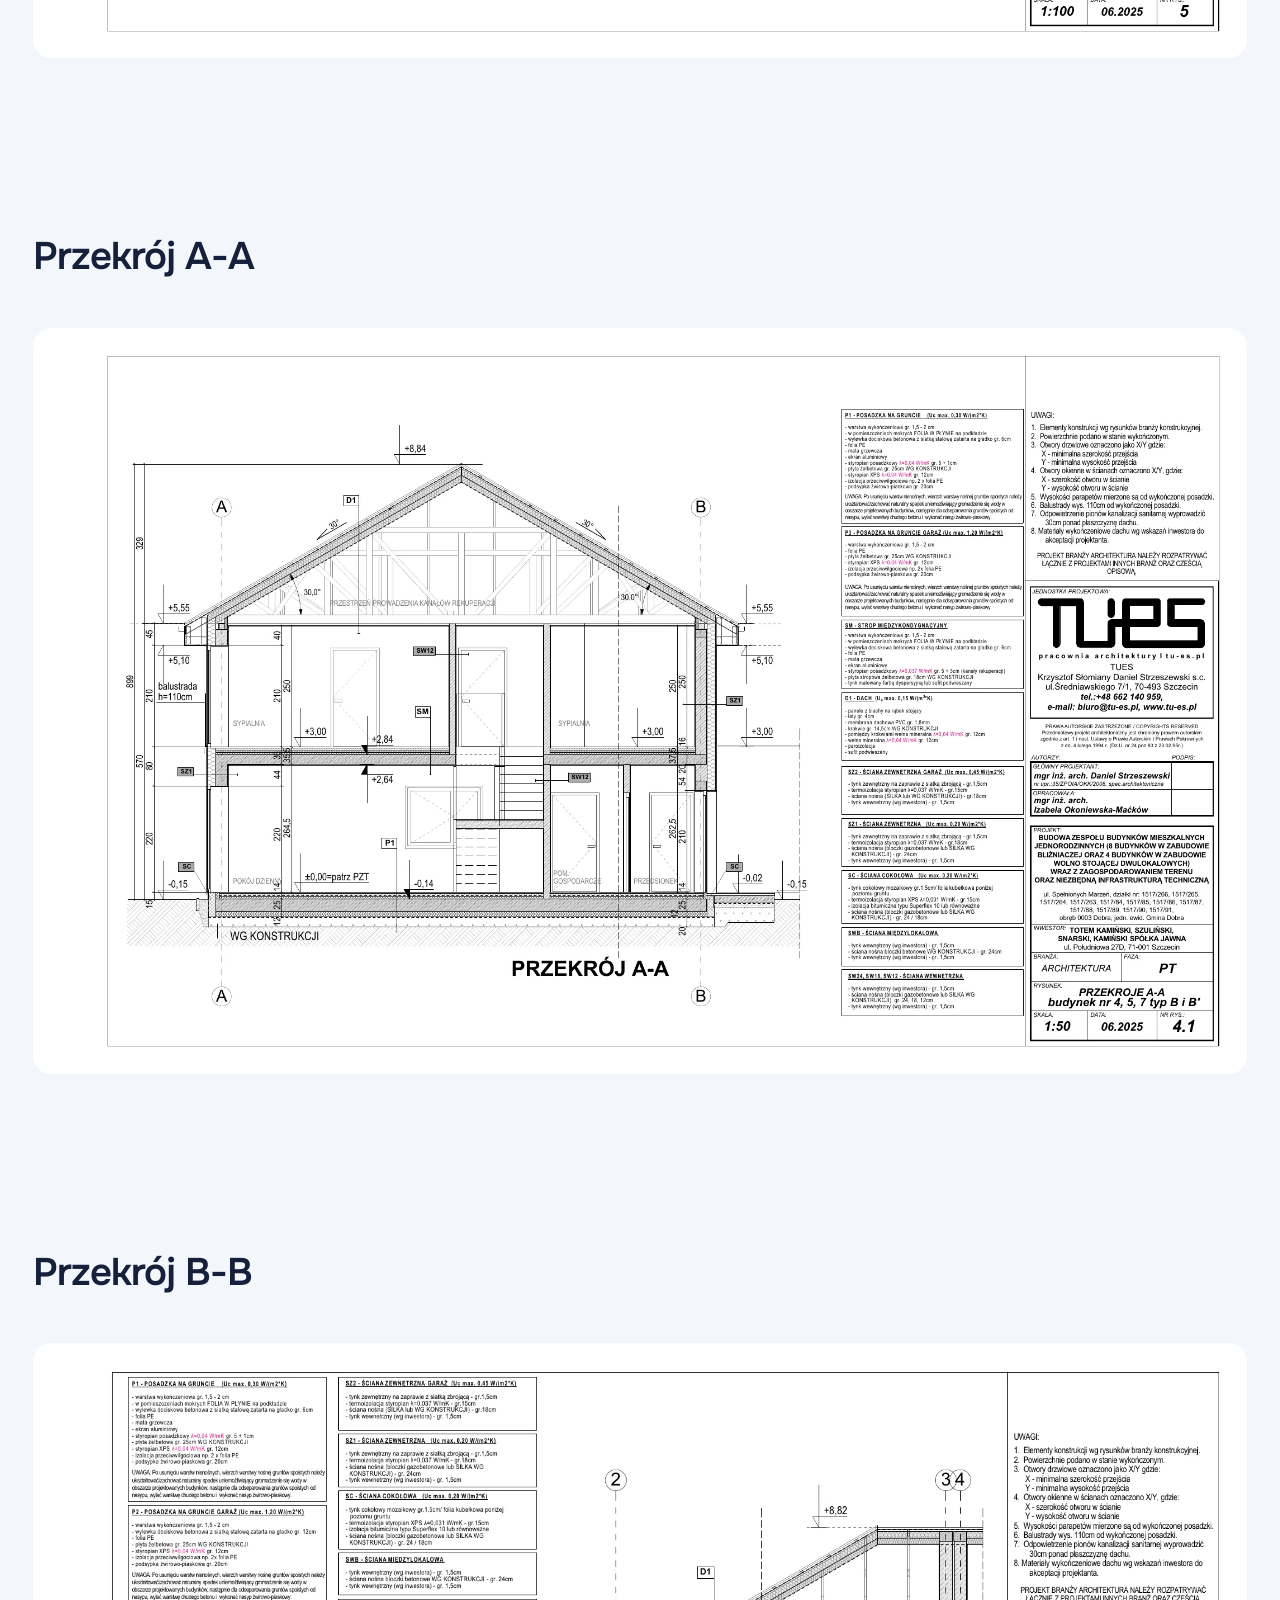
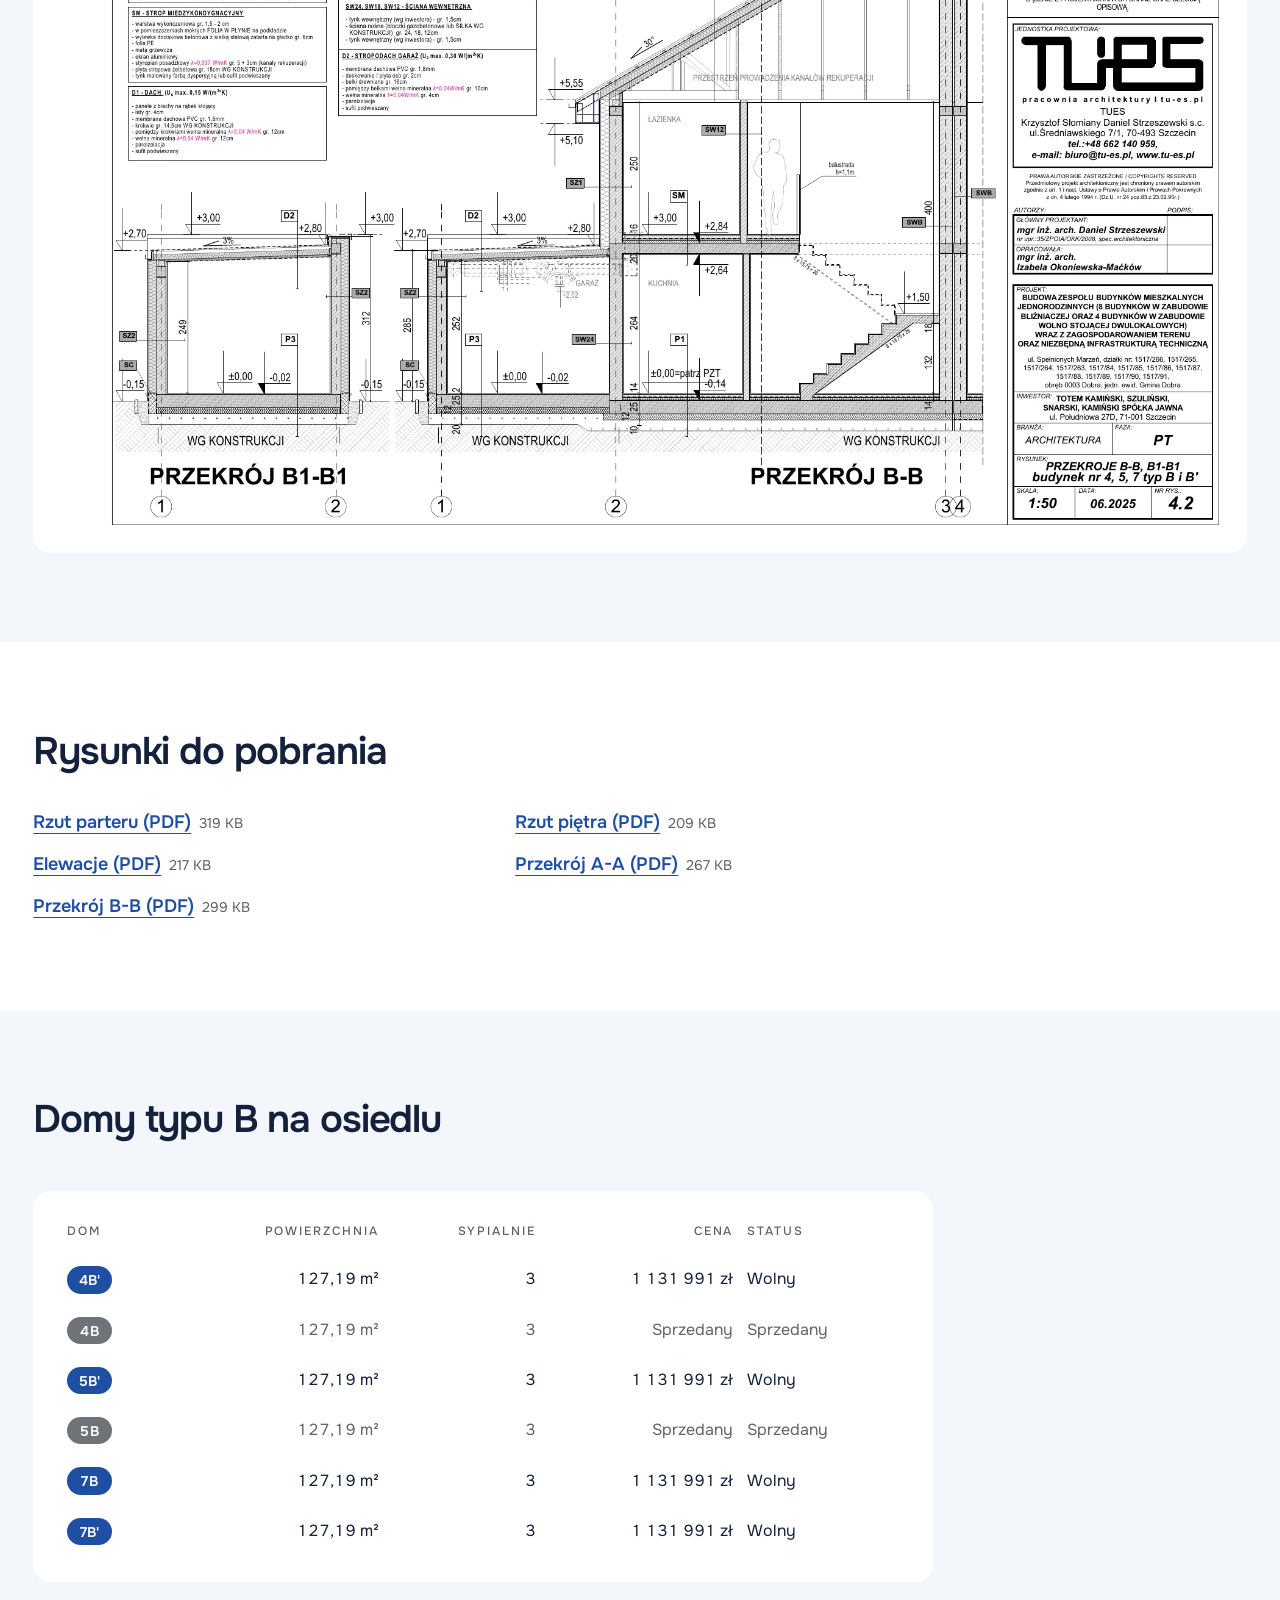
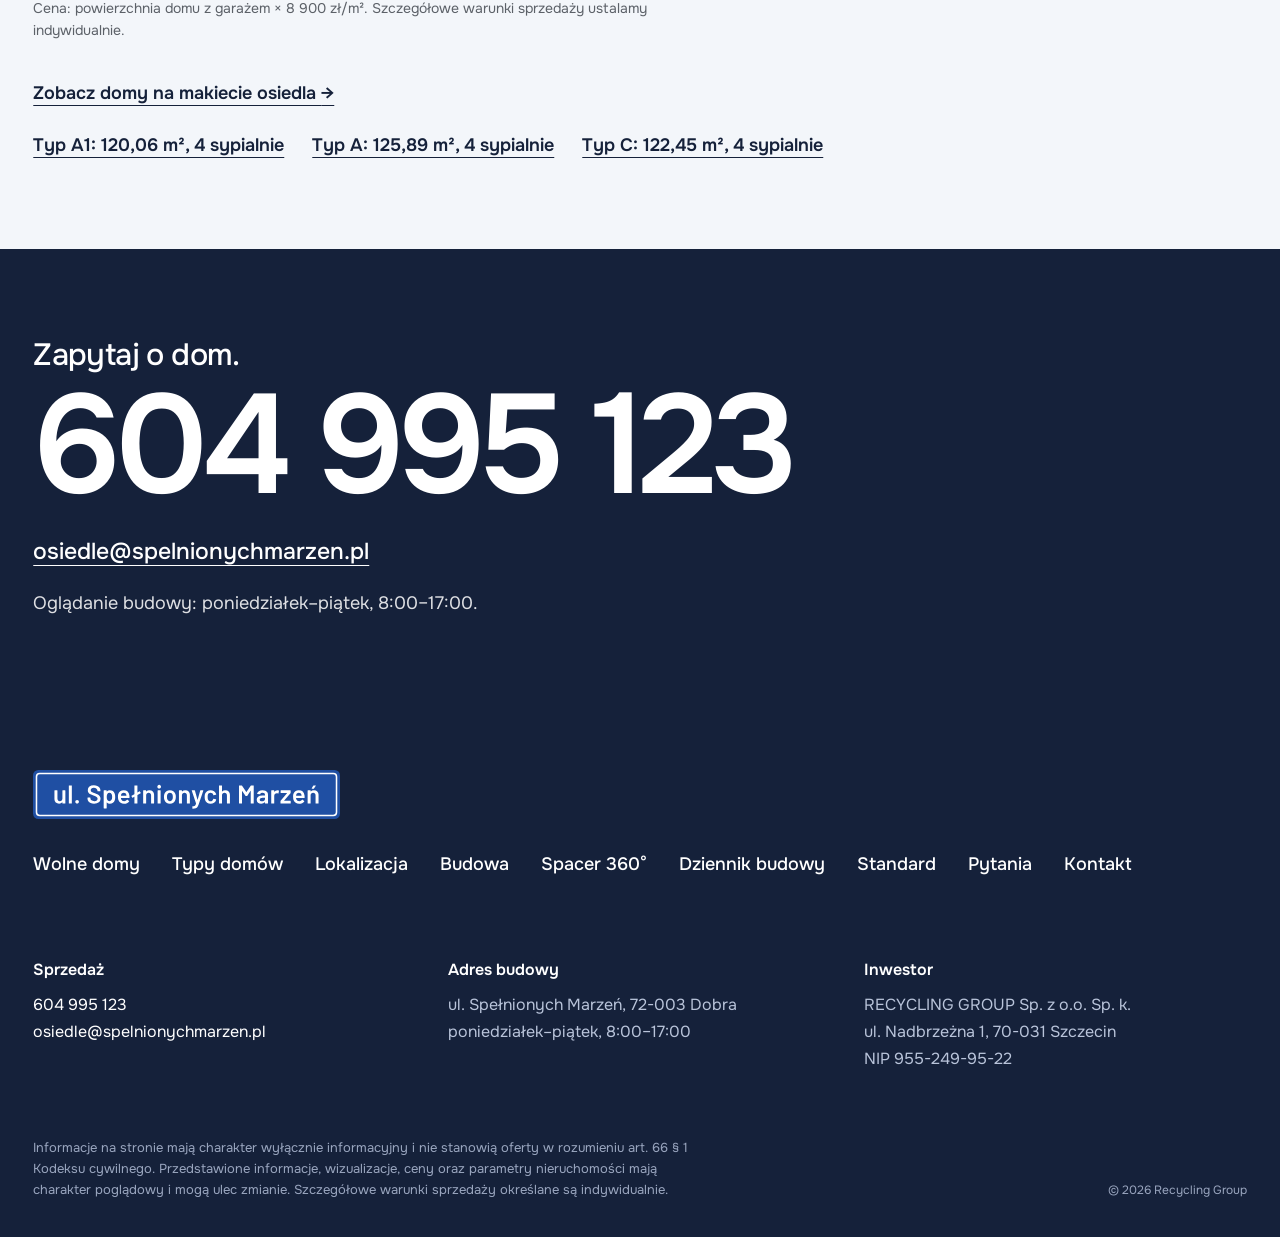
<file: typ-b.html>
<!doctype html>
<html lang="pl">
<head>
<meta charset="utf-8">
<meta name="viewport" content="width=device-width, initial-scale=1">
<meta name="robots" content="noindex, nofollow">
<meta name="format-detection" content="telephone=no">
<title>Dom typu B: 127,19 m², 3 sypialnie | Osiedle Spełnionych Marzeń</title>
<meta name="description" content="Dom typu B na osiedlu przy ul. Spełnionych Marzeń w Dobrej: rzuty parteru i piętra, tabele pomieszczeń, elewacje, przekroje i rysunki PDF.">
<meta property="og:type" content="website">
<meta property="og:locale" content="pl_PL">
<meta property="og:site_name" content="Osiedle Spełnionych Marzeń">
<meta property="og:title" content="Dom typu B: 127,19 m², 3 sypialnie | Osiedle Spełnionych Marzeń">
<meta property="og:description" content="Dom typu B na osiedlu przy ul. Spełnionych Marzeń w Dobrej: rzuty parteru i piętra, tabele pomieszczeń, elewacje, przekroje i rysunki PDF.">
<meta property="og:url" content="https://mzabavchukweb.github.io/spelnionychmarzen/typ-b.html">
<meta property="og:image" content="https://mzabavchukweb.github.io/spelnionychmarzen/img/og.jpg">
<meta property="og:image:width" content="1200">
<meta property="og:image:height" content="630">
<meta property="og:image:alt" content="Bliźniaki przy ul. Spełnionych Marzeń w Dobrej od strony ogrodów. Wizualizacja inwestora.">
<meta name="twitter:card" content="summary_large_image">
<link rel="icon" href="img/ikona.svg" type="image/svg+xml">
<link rel="apple-touch-icon" href="img/ikona.png">
<link rel="preload" href="fonty/onest.woff2" as="font" type="font/woff2" crossorigin>
<link rel="stylesheet" href="css/style.css">
<link rel="stylesheet" href="css/podstrony.css">
</head>
<body class="pod">

<a class="pomin" href="#tresc">Przejdź do treści</a>

<header class="naglowek naglowek--pelny">
  <div class="naglowek__w">
    <a class="logo" href="index.html" aria-label="Osiedle Spełnionych Marzeń, strona główna"><img src="img/logo.svg" width="236" height="58" alt="ul. Spełnionych Marzeń"></a>
    <nav class="menu" id="menu" aria-label="Główna">
      <a href="index.html#domy">Wolne domy</a>
      <a href="index.html#typy">Typy domów</a>
      <a href="index.html#lokalizacja">Lokalizacja</a>
      <a href="index.html#budowa">Budowa</a>
      <a href="standard.html">Standard</a>
      <a href="index.html#spacer-360">Spacer 360°</a>
      <a href="index.html#kontakt">Kontakt</a>
      <div class="menu__dol">
        <a class="przycisk" href="tel:+48604995123">Zadzwoń: 604 995 123</a>
        <p>ul. Spełnionych Marzeń, 72-003 Dobra<br>Oglądanie budowy: pon.–pt. <span class="nw">8:00–17:00</span></p>
      </div>
    </nav>
    <a class="naglowek__tel" href="tel:+48604995123">604 995 123</a>
    <button class="menu-przycisk" type="button" aria-expanded="false" aria-controls="menu">Menu</button>
  </div>
</header>

<a class="dzwon dzwon--widac" href="tel:+48604995123" aria-label="Zadzwoń: 604 995 123"><img src="img/ikona-telefon-192.webp" width="190" height="192" alt=""></a>

<main id="tresc">

<section class="pod-glowa">
  <div class="w">
    <nav class="okruszki" aria-label="Ścieżka"><a href="index.html">Osiedle</a><span aria-hidden="true">/</span><a href="index.html#typy">Typy domów</a><span aria-hidden="true">/</span><span aria-current="page">Typ B</span></nav>
    <h1>Dom typu B.</h1>
    <p class="pod-lid">127,19&nbsp;m² z garażem, 3 sypialnie na piętrze. Na osiedlu to budynki nr 4, 5 i 7, czyli 6 domów w zabudowie bliźniaczej.</p>
    <p class="dalej"><a href="spacer.html">Wirtualny spacer po parterze&nbsp;<span aria-hidden="true">&rarr;</span></a></p>
    <dl class="fakty">
      <div><dt>Parter</dt><dd>75,53<small> m²</small></dd></div>
      <div><dt>Piętro</dt><dd>51,66<small> m²</small></dd></div>
      <div><dt>Sypialnie</dt><dd>3</dd></div>
      <div><dt>Wolne domy</dt><dd>4<small> z 6</small></dd></div>
    </dl>
  </div>
</section>

<section class="pod-sekcja sekcja--kamien" aria-labelledby="h-parter">
  <div class="w">
    <h2 id="h-parter">Parter</h2>
    <div class="rys">
      <button type="button" class="rys__obraz" data-foto="img/rzut-b-parter.webp" data-podpis="Rzut parteru, typ B" aria-label="Powiększ: Rzut parteru, typ B"><img src="img/rzut-b-parter.webp" width="1800" height="1309" alt="Rzut parteru budynku typu B, obie połowy bliźniaka" loading="lazy"></button>
      <table class="pomieszczenia"><caption>Parter</caption><tbody><tr><td>Przedsionek</td><td>4,86&nbsp;m²</td></tr><tr><td>Pomieszczenie gospodarcze</td><td>3,63&nbsp;m²</td></tr><tr><td>WC</td><td>2,82&nbsp;m²</td></tr><tr><td>Pokój dzienny ze schodami</td><td>28,75&nbsp;m²</td></tr><tr><td>Kuchnia</td><td>6,89&nbsp;m²</td></tr><tr><td>Komunikacja</td><td>3,24&nbsp;m²</td></tr><tr><td>Garderoba</td><td>3,21&nbsp;m²</td></tr><tr><td>Garaż</td><td>22,13&nbsp;m²</td></tr></tbody><tfoot><tr><td>Razem</td><td>75,53&nbsp;m²</td></tr></tfoot></table>
    </div>
  </div>
</section>

<section class="pod-sekcja sekcja--kamien" aria-labelledby="h-pietro" style="padding-top:0">
  <div class="w">
    <h2 id="h-pietro">Piętro</h2>
    <div class="rys">
      <button type="button" class="rys__obraz" data-foto="img/rzut-b-pietro.webp" data-podpis="Rzut piętra, typ B" aria-label="Powiększ: Rzut piętra, typ B"><img src="img/rzut-b-pietro.webp" width="1800" height="1309" alt="Rzut piętra budynku typu B, obie połowy bliźniaka" loading="lazy"></button>
      <table class="pomieszczenia"><caption>Piętro</caption><tbody><tr><td>Komunikacja</td><td>6,80&nbsp;m²</td></tr><tr><td>Sypialnia</td><td>15,96&nbsp;m²</td></tr><tr><td>Sypialnia</td><td>11,22&nbsp;m²</td></tr><tr><td>Sypialnia</td><td>10,43&nbsp;m²</td></tr><tr><td>Łazienka</td><td>7,25&nbsp;m²</td></tr></tbody><tfoot><tr><td>Razem</td><td>51,66&nbsp;m²</td></tr></tfoot></table>
    </div>
    <p class="przypis">Rysunek pokazuje obie połowy bliźniaka. Powierzchnie według tabel pomieszczeń z projektu architektonicznego.</p>
  </div>
</section>

<section class="pod-sekcja sekcja--kamien" aria-label="Elewacje">
  <div class="w">
    <h2>Elewacje</h2>
    <div class="rys rys--caly"><button type="button" class="rys__obraz" data-foto="img/arkusz-b-elewacje.webp" data-podpis="Elewacje, typ B" aria-label="Powiększ: Elewacje, typ B"><img src="img/arkusz-b-elewacje.webp" width="2079" height="1243" alt="Elewacje budynku typu B, arkusz projektu architektonicznego" loading="lazy"></button></div>
  </div>
</section>
<section class="pod-sekcja sekcja--kamien" aria-label="Przekrój A-A">
  <div class="w">
    <h2>Przekrój A-A</h2>
    <div class="rys rys--caly"><button type="button" class="rys__obraz" data-foto="img/arkusz-b-przekroj-aa.webp" data-podpis="Przekrój A-A, typ B" aria-label="Powiększ: Przekrój A-A, typ B"><img src="img/arkusz-b-przekroj-aa.webp" width="2079" height="1243" alt="Przekrój A-A budynku typu B, arkusz projektu architektonicznego" loading="lazy"></button></div>
  </div>
</section>
<section class="pod-sekcja sekcja--kamien" aria-label="Przekrój B-B">
  <div class="w">
    <h2>Przekrój B-B</h2>
    <div class="rys rys--caly"><button type="button" class="rys__obraz" data-foto="img/arkusz-b-przekroj-bb.webp" data-podpis="Przekrój B-B, typ B" aria-label="Powiększ: Przekrój B-B, typ B"><img src="img/arkusz-b-przekroj-bb.webp" width="1906" height="1243" alt="Przekrój B-B budynku typu B, arkusz projektu architektonicznego" loading="lazy"></button></div>
  </div>
</section>

<section class="pod-sekcja" aria-labelledby="h-pliki">
  <div class="w">
    <h2 id="h-pliki">Rysunki do pobrania</h2>
    <ul class="pliki"><li><a href="pdf/typ-b-parter.pdf" target="_blank" rel="noopener">Rzut parteru (PDF)</a><small>319 KB</small></li><li><a href="pdf/typ-b-pietro.pdf" target="_blank" rel="noopener">Rzut piętra (PDF)</a><small>209 KB</small></li><li><a href="pdf/typ-b-elewacje.pdf" target="_blank" rel="noopener">Elewacje (PDF)</a><small>217 KB</small></li><li><a href="pdf/typ-b-przekroj-aa.pdf" target="_blank" rel="noopener">Przekrój A-A (PDF)</a><small>267 KB</small></li><li><a href="pdf/typ-b-przekroj-bb.pdf" target="_blank" rel="noopener">Przekrój B-B (PDF)</a><small>299 KB</small></li></ul>
  </div>
</section>

<section class="pod-sekcja sekcja--kamien" aria-labelledby="h-domy-typu">
  <div class="w">
    <h2 id="h-domy-typu">Domy typu B na osiedlu</h2>
    <div class="plan__dane">
      <table class="tabela">
        <caption class="ukryte">Domy typu B: powierzchnia, sypialnie, cena i status</caption>
        <thead><tr><th scope="col">Dom</th><th scope="col" class="l">Powierzchnia</th><th scope="col" class="l"><span class="pelne">Sypialnie</span><abbr class="skrot" title="Sypialnie">Syp.</abbr></th><th scope="col" class="l">Cena</th><th scope="col" class="status-k">Status</th></tr></thead>
        <tbody><tr data-status="wolny"><td><span class="nr" data-status="wolny">4B'</span></td><td class="l">127,19&nbsp;m²</td><td class="l">3</td><td class="l">1&nbsp;131&nbsp;991&nbsp;zł</td><td class="status-k">Wolny</td></tr><tr data-status="sprzedany"><td><span class="nr" data-status="sprzedany">4B</span></td><td class="l">127,19&nbsp;m²</td><td class="l">3</td><td class="l">Sprzedany</td><td class="status-k">Sprzedany</td></tr><tr data-status="wolny"><td><span class="nr" data-status="wolny">5B'</span></td><td class="l">127,19&nbsp;m²</td><td class="l">3</td><td class="l">1&nbsp;131&nbsp;991&nbsp;zł</td><td class="status-k">Wolny</td></tr><tr data-status="sprzedany"><td><span class="nr" data-status="sprzedany">5B</span></td><td class="l">127,19&nbsp;m²</td><td class="l">3</td><td class="l">Sprzedany</td><td class="status-k">Sprzedany</td></tr><tr data-status="wolny"><td><span class="nr" data-status="wolny">7B</span></td><td class="l">127,19&nbsp;m²</td><td class="l">3</td><td class="l">1&nbsp;131&nbsp;991&nbsp;zł</td><td class="status-k">Wolny</td></tr><tr data-status="wolny"><td><span class="nr" data-status="wolny">7B'</span></td><td class="l">127,19&nbsp;m²</td><td class="l">3</td><td class="l">1&nbsp;131&nbsp;991&nbsp;zł</td><td class="status-k">Wolny</td></tr></tbody>
      </table>
    </div>
    <p class="przypis">Cena: powierzchnia domu z garażem × 8&nbsp;900 zł/m². Szczegółowe warunki sprzedaży ustalamy indywidualnie.</p>
    <p class="dalej"><a href="index.html#domy">Zobacz domy na makiecie osiedla&nbsp;<span aria-hidden="true">&rarr;</span></a></p>
    <p class="inne-typy"><a href="typ-a1.html">Typ A1: 120,06&nbsp;m², 4 sypialnie</a><a href="typ-a.html">Typ A: 125,89&nbsp;m², 4 sypialnie</a><a href="typ-c.html">Typ C: 122,45&nbsp;m², 4 sypialnie</a></p>
  </div>
</section>

<section class="pod-koniec" aria-labelledby="h-koniec">
  <div class="w">
    <h2 id="h-koniec">Zapytaj o dom.</h2>
    <a class="kontakt__tel" href="tel:+48604995123">604 995 123</a>
    <p><a class="kontakt__mail" href="mailto:osiedle@spelnionychmarzen.pl">osiedle@spelnionychmarzen.pl</a></p>
    <p>Oglądanie budowy: poniedziałek–piątek, <span class="nw">8:00–17:00</span>.</p>
  </div>
</section>
</main>

<footer class="stopka">
  <div class="w">
    <div class="stopka__gora">
      <a class="stopka__logo" href="index.html" aria-label="Osiedle Spełnionych Marzeń, do góry strony"><img src="img/logo.svg" width="236" height="58" alt="ul. Spełnionych Marzeń" loading="lazy"></a>
      <nav class="stopka__menu" aria-label="Stopka">
        <a href="index.html#domy">Wolne domy</a>
        <a href="index.html#typy">Typy domów</a>
        <a href="index.html#lokalizacja">Lokalizacja</a>
        <a href="index.html#budowa">Budowa</a>
        <a href="index.html#spacer-360">Spacer 360°</a>
        <a href="dziennik-budowy.html">Dziennik budowy</a>
        <a href="standard.html">Standard</a>
        <a href="index.html#pytania">Pytania</a>
        <a href="index.html#kontakt">Kontakt</a>
      </nav>
    </div>
    <div class="stopka__dane">
      <p><b>Sprzedaż</b><a href="tel:+48604995123">604 995 123</a><a href="mailto:osiedle@spelnionychmarzen.pl">osiedle@spelnionychmarzen.pl</a></p>
      <p><b>Adres budowy</b>ul. Spełnionych Marzeń, 72-003 Dobra<br>poniedziałek–piątek, <span class="nw">8:00–17:00</span></p>
      <p><b>Inwestor</b>RECYCLING GROUP Sp. z o.o. Sp. k.<br>ul. Nadbrzeżna 1, 70-031 Szczecin<br><span class="nw">NIP 955-249-95-22</span></p>
    </div>
    <div class="stopka__dol">
      <p class="zastrzezenie">Informacje na stronie mają charakter wyłącznie informacyjny i nie stanowią oferty w rozumieniu art. 66 § 1 Kodeksu cywilnego. Przedstawione informacje, wizualizacje, ceny oraz parametry nieruchomości mają charakter poglądowy i mogą ulec zmianie. Szczegółowe warunki sprzedaży określane są indywidualnie.</p>
      <p class="stopka__prawa">© 2026 Recycling Group</p>
    </div>
  </div>
</footer>

<dialog class="foto" id="foto" aria-label="Zdjęcie w powiększeniu">
  <img id="foto-img" alt="">
  <div class="foto__pasek">
    <button type="button" class="przycisk" data-krok="-1">Poprzednie</button>
    <span id="foto-nr"></span>
    <button type="button" class="przycisk" data-krok="1">Następne</button>
    <button type="button" class="przycisk foto__zamknij" data-zamknij>Zamknij</button>
  </div>
</dialog>

<script src="js/podstrona.js"></script>
</body>
</html>
</file>
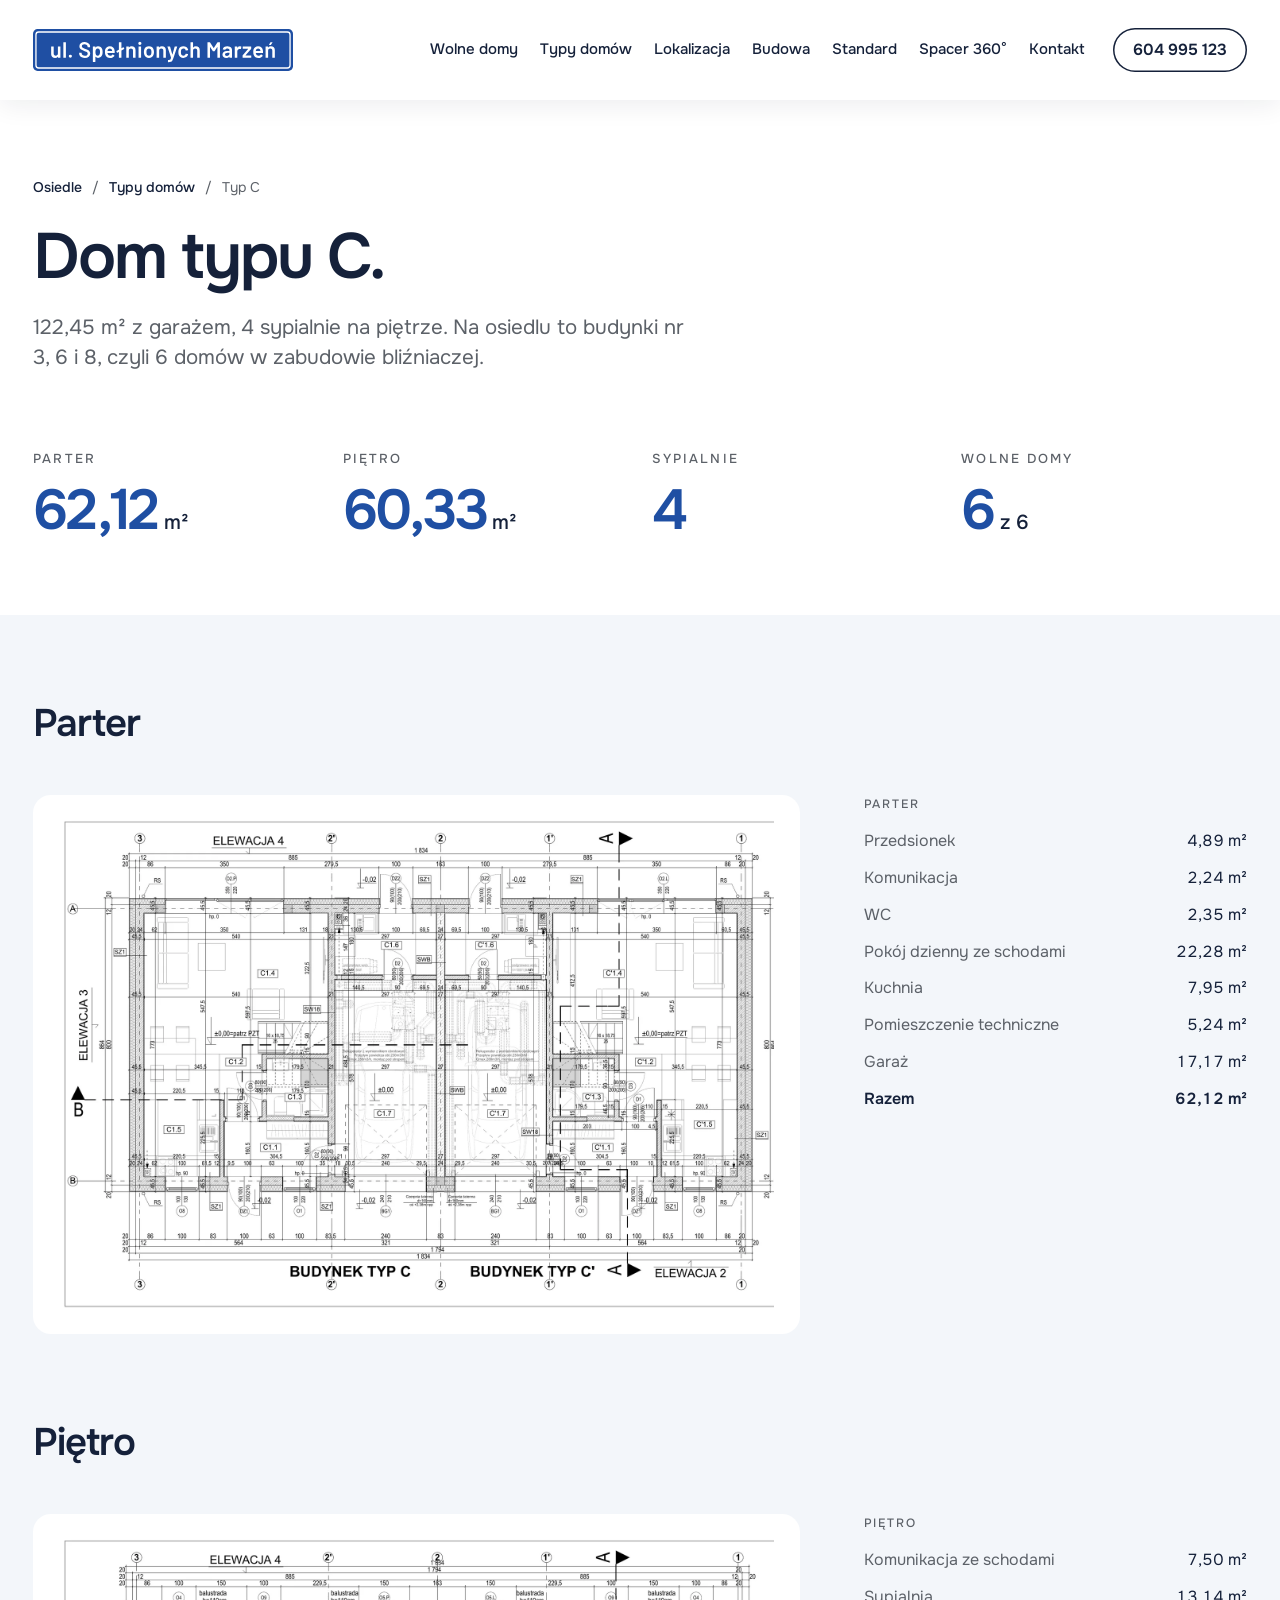
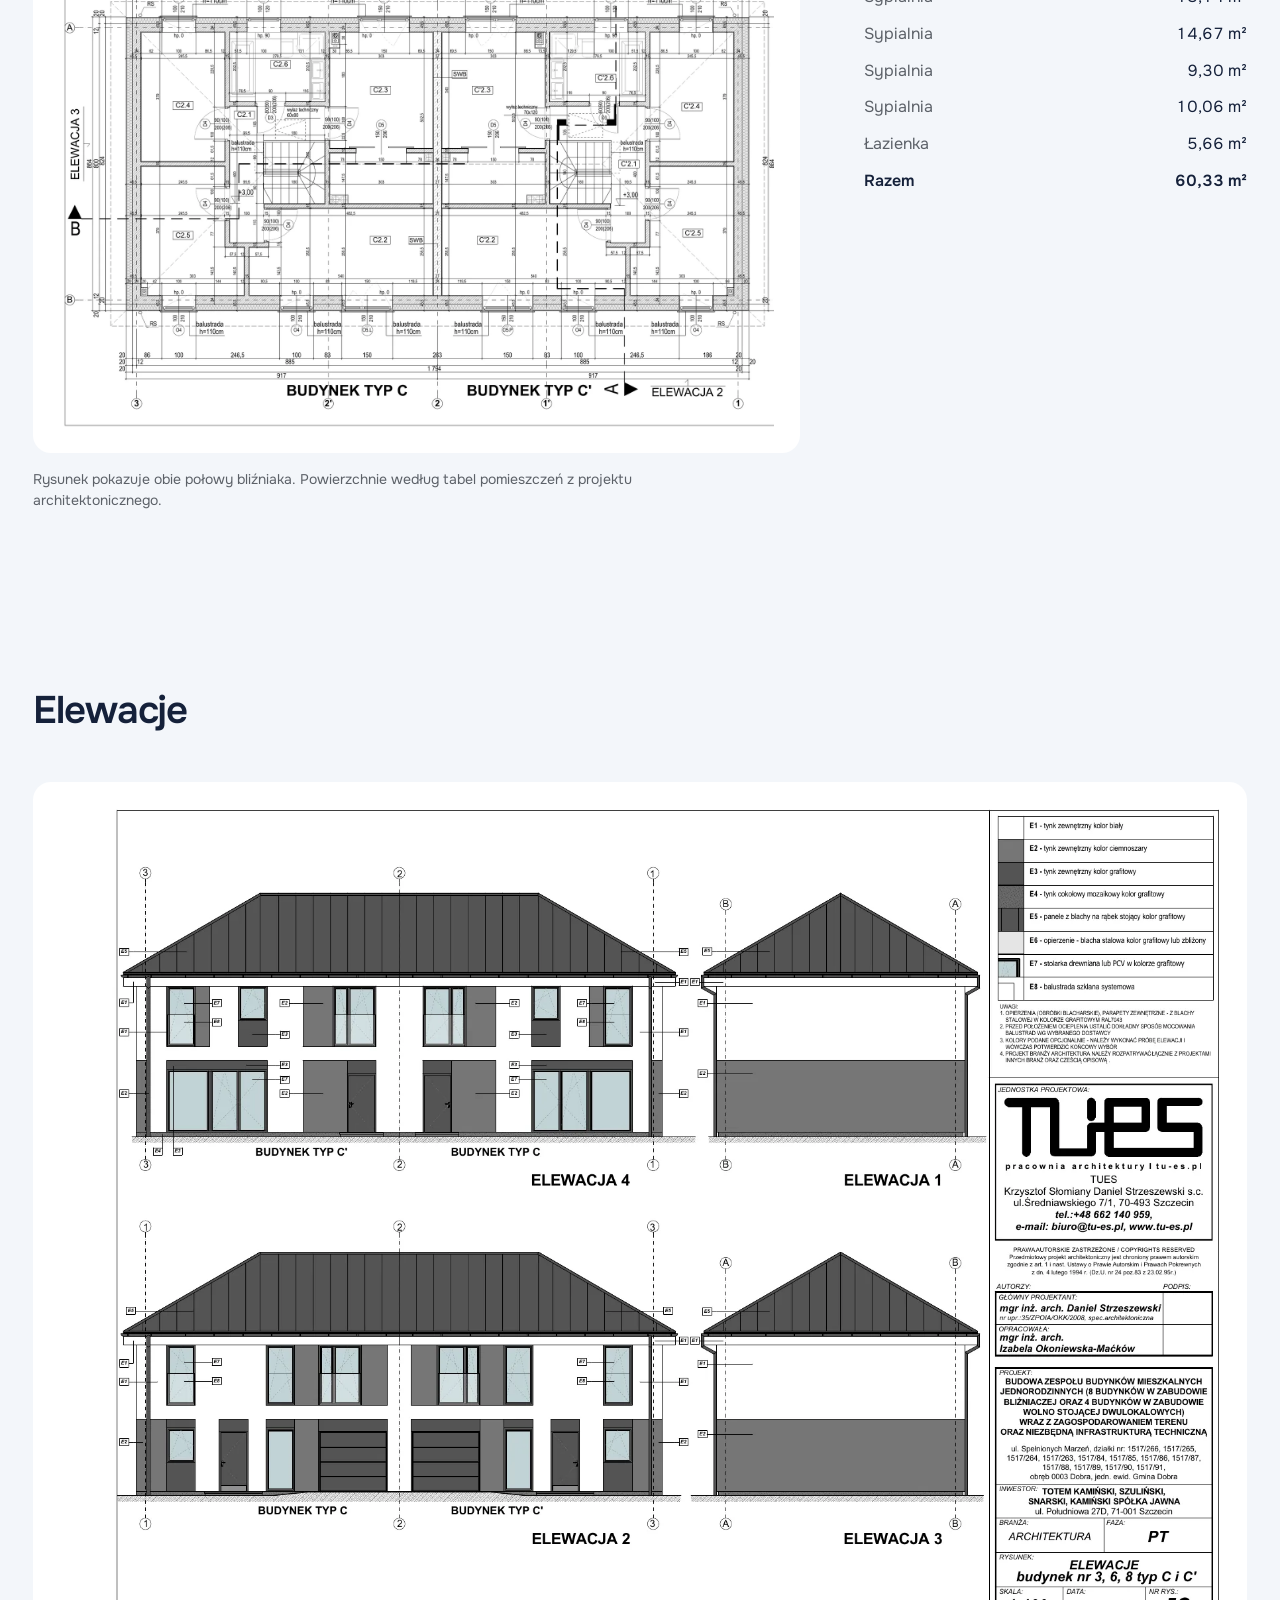
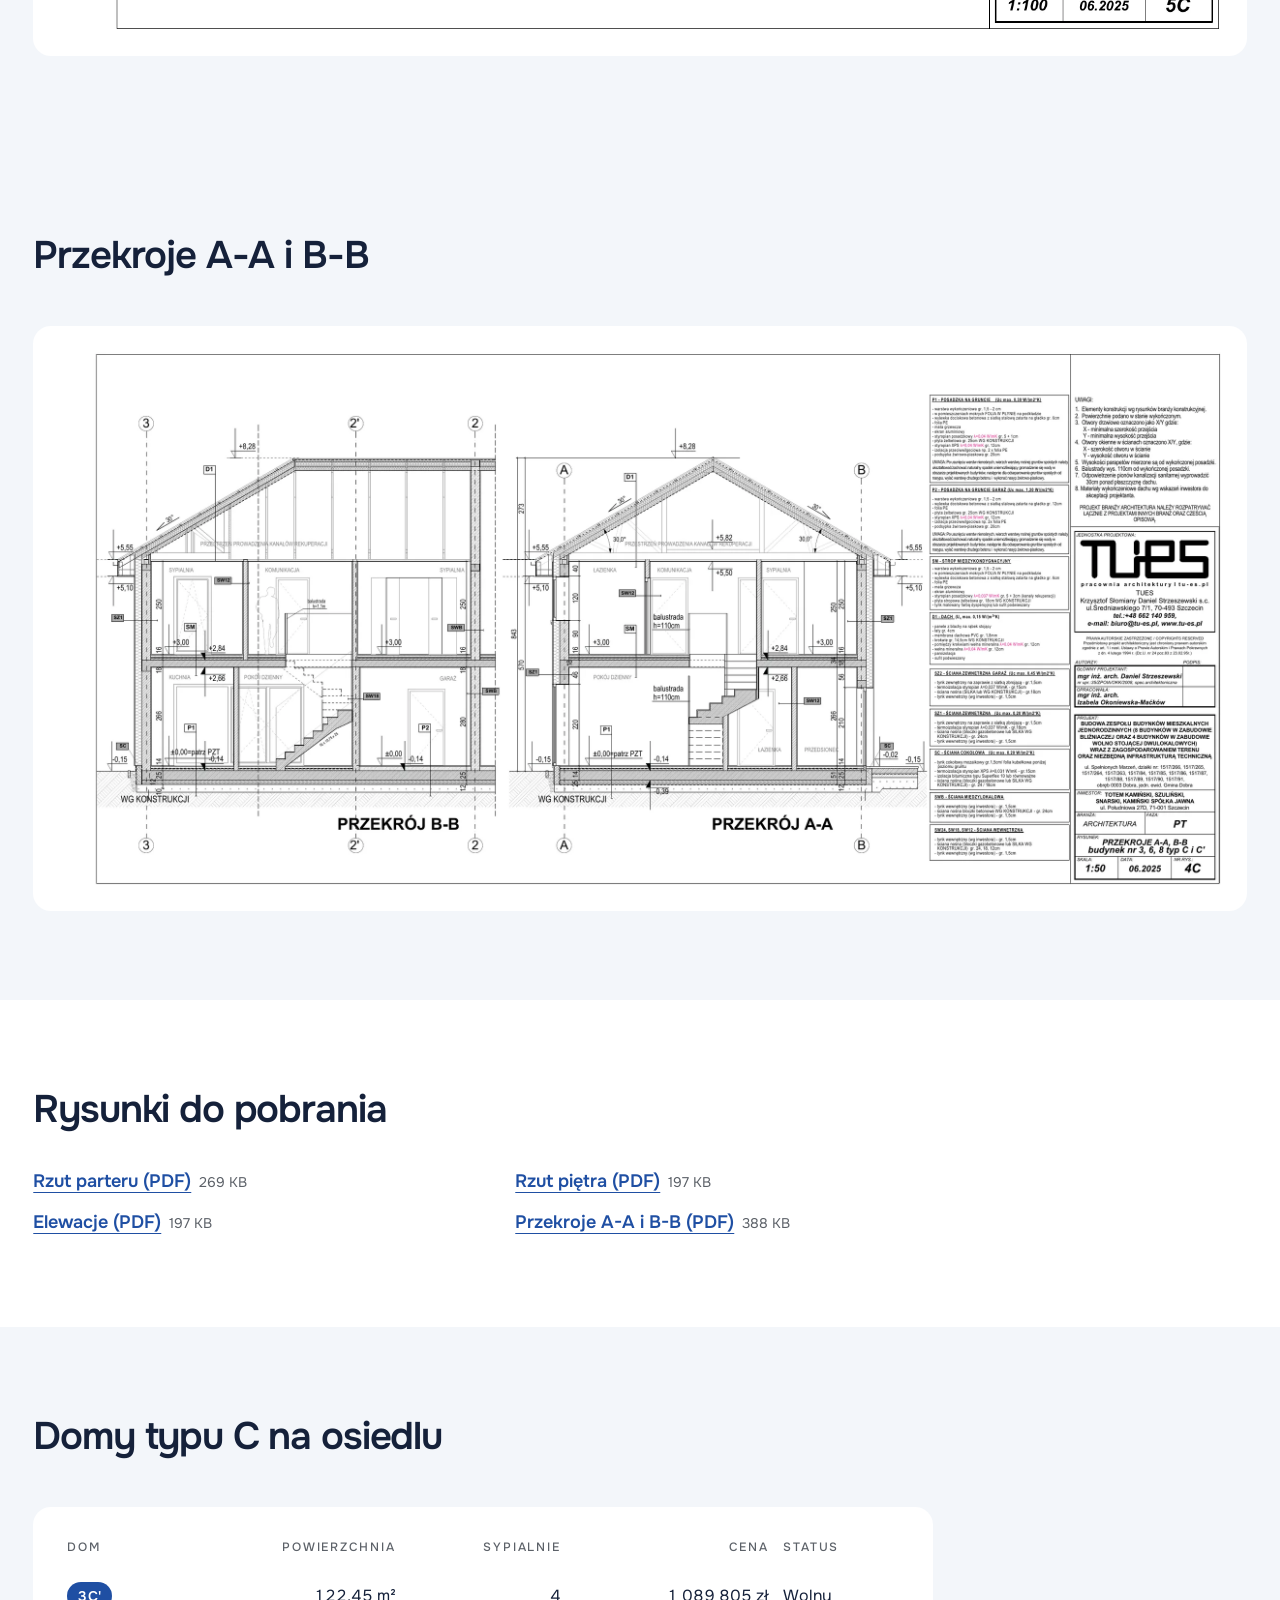
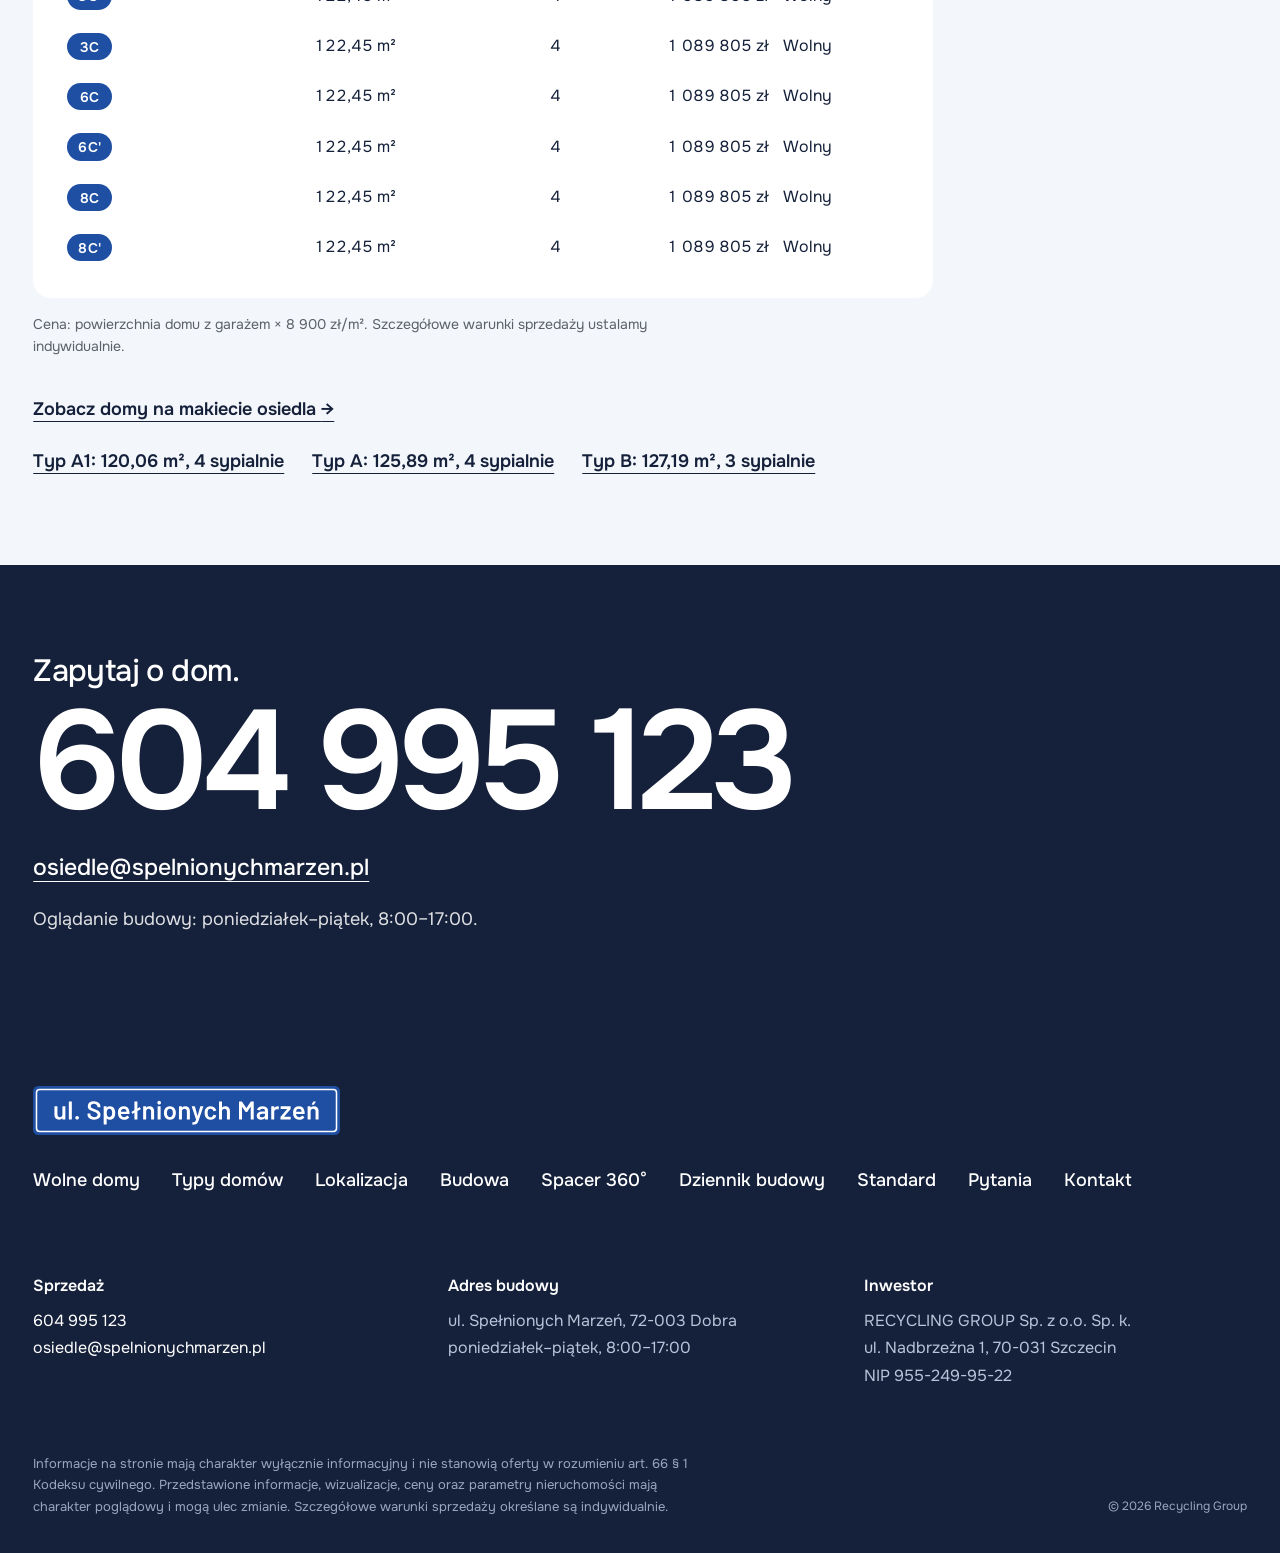
<file: typ-c.html>
<!doctype html>
<html lang="pl">
<head>
<meta charset="utf-8">
<meta name="viewport" content="width=device-width, initial-scale=1">
<meta name="robots" content="noindex, nofollow">
<meta name="format-detection" content="telephone=no">
<title>Dom typu C: 122,45 m², 4 sypialnie | Osiedle Spełnionych Marzeń</title>
<meta name="description" content="Dom typu C na osiedlu przy ul. Spełnionych Marzeń w Dobrej: rzuty parteru i piętra, tabele pomieszczeń, elewacje, przekroje i rysunki PDF.">
<meta property="og:type" content="website">
<meta property="og:locale" content="pl_PL">
<meta property="og:site_name" content="Osiedle Spełnionych Marzeń">
<meta property="og:title" content="Dom typu C: 122,45 m², 4 sypialnie | Osiedle Spełnionych Marzeń">
<meta property="og:description" content="Dom typu C na osiedlu przy ul. Spełnionych Marzeń w Dobrej: rzuty parteru i piętra, tabele pomieszczeń, elewacje, przekroje i rysunki PDF.">
<meta property="og:url" content="https://mzabavchukweb.github.io/spelnionychmarzen/typ-c.html">
<meta property="og:image" content="https://mzabavchukweb.github.io/spelnionychmarzen/img/og.jpg">
<meta property="og:image:width" content="1200">
<meta property="og:image:height" content="630">
<meta property="og:image:alt" content="Bliźniaki przy ul. Spełnionych Marzeń w Dobrej od strony ogrodów. Wizualizacja inwestora.">
<meta name="twitter:card" content="summary_large_image">
<link rel="icon" href="img/ikona.svg" type="image/svg+xml">
<link rel="apple-touch-icon" href="img/ikona.png">
<link rel="preload" href="fonty/onest.woff2" as="font" type="font/woff2" crossorigin>
<link rel="stylesheet" href="css/style.css">
<link rel="stylesheet" href="css/podstrony.css">
</head>
<body class="pod">

<a class="pomin" href="#tresc">Przejdź do treści</a>

<header class="naglowek naglowek--pelny">
  <div class="naglowek__w">
    <a class="logo" href="index.html" aria-label="Osiedle Spełnionych Marzeń, strona główna"><img src="img/logo.svg" width="236" height="58" alt="ul. Spełnionych Marzeń"></a>
    <nav class="menu" id="menu" aria-label="Główna">
      <a href="index.html#domy">Wolne domy</a>
      <a href="index.html#typy">Typy domów</a>
      <a href="index.html#lokalizacja">Lokalizacja</a>
      <a href="index.html#budowa">Budowa</a>
      <a href="standard.html">Standard</a>
      <a href="index.html#spacer-360">Spacer 360°</a>
      <a href="index.html#kontakt">Kontakt</a>
      <div class="menu__dol">
        <a class="przycisk" href="tel:+48604995123">Zadzwoń: 604 995 123</a>
        <p>ul. Spełnionych Marzeń, 72-003 Dobra<br>Oglądanie budowy: pon.–pt. <span class="nw">8:00–17:00</span></p>
      </div>
    </nav>
    <a class="naglowek__tel" href="tel:+48604995123">604 995 123</a>
    <button class="menu-przycisk" type="button" aria-expanded="false" aria-controls="menu">Menu</button>
  </div>
</header>

<a class="dzwon dzwon--widac" href="tel:+48604995123" aria-label="Zadzwoń: 604 995 123"><img src="img/ikona-telefon-192.webp" width="190" height="192" alt=""></a>

<main id="tresc">

<section class="pod-glowa">
  <div class="w">
    <nav class="okruszki" aria-label="Ścieżka"><a href="index.html">Osiedle</a><span aria-hidden="true">/</span><a href="index.html#typy">Typy domów</a><span aria-hidden="true">/</span><span aria-current="page">Typ C</span></nav>
    <h1>Dom typu C.</h1>
    <p class="pod-lid">122,45&nbsp;m² z garażem, 4 sypialnie na piętrze. Na osiedlu to budynki nr 3, 6 i 8, czyli 6 domów w zabudowie bliźniaczej.</p>
    
    <dl class="fakty">
      <div><dt>Parter</dt><dd>62,12<small> m²</small></dd></div>
      <div><dt>Piętro</dt><dd>60,33<small> m²</small></dd></div>
      <div><dt>Sypialnie</dt><dd>4</dd></div>
      <div><dt>Wolne domy</dt><dd>6<small> z 6</small></dd></div>
    </dl>
  </div>
</section>

<section class="pod-sekcja sekcja--kamien" aria-labelledby="h-parter">
  <div class="w">
    <h2 id="h-parter">Parter</h2>
    <div class="rys">
      <button type="button" class="rys__obraz" data-foto="img/rzut-c-parter.webp" data-podpis="Rzut parteru, typ C" aria-label="Powiększ: Rzut parteru, typ C"><img src="img/rzut-c-parter.webp" width="1800" height="1228" alt="Rzut parteru budynku typu C, obie połowy bliźniaka" loading="lazy"></button>
      <table class="pomieszczenia"><caption>Parter</caption><tbody><tr><td>Przedsionek</td><td>4,89&nbsp;m²</td></tr><tr><td>Komunikacja</td><td>2,24&nbsp;m²</td></tr><tr><td>WC</td><td>2,35&nbsp;m²</td></tr><tr><td>Pokój dzienny ze schodami</td><td>22,28&nbsp;m²</td></tr><tr><td>Kuchnia</td><td>7,95&nbsp;m²</td></tr><tr><td>Pomieszczenie techniczne</td><td>5,24&nbsp;m²</td></tr><tr><td>Garaż</td><td>17,17&nbsp;m²</td></tr></tbody><tfoot><tr><td>Razem</td><td>62,12&nbsp;m²</td></tr></tfoot></table>
    </div>
  </div>
</section>

<section class="pod-sekcja sekcja--kamien" aria-labelledby="h-pietro" style="padding-top:0">
  <div class="w">
    <h2 id="h-pietro">Piętro</h2>
    <div class="rys">
      <button type="button" class="rys__obraz" data-foto="img/rzut-c-pietro.webp" data-podpis="Rzut piętra, typ C" aria-label="Powiększ: Rzut piętra, typ C"><img src="img/rzut-c-pietro.webp" width="1800" height="1228" alt="Rzut piętra budynku typu C, obie połowy bliźniaka" loading="lazy"></button>
      <table class="pomieszczenia"><caption>Piętro</caption><tbody><tr><td>Komunikacja ze schodami</td><td>7,50&nbsp;m²</td></tr><tr><td>Sypialnia</td><td>13,14&nbsp;m²</td></tr><tr><td>Sypialnia</td><td>14,67&nbsp;m²</td></tr><tr><td>Sypialnia</td><td>9,30&nbsp;m²</td></tr><tr><td>Sypialnia</td><td>10,06&nbsp;m²</td></tr><tr><td>Łazienka</td><td>5,66&nbsp;m²</td></tr></tbody><tfoot><tr><td>Razem</td><td>60,33&nbsp;m²</td></tr></tfoot></table>
    </div>
    <p class="przypis">Rysunek pokazuje obie połowy bliźniaka. Powierzchnie według tabel pomieszczeń z projektu architektonicznego.</p>
  </div>
</section>

<section class="pod-sekcja sekcja--kamien" aria-label="Elewacje">
  <div class="w">
    <h2>Elewacje</h2>
    <div class="rys rys--caly"><button type="button" class="rys__obraz" data-foto="img/arkusz-c-elewacje.webp" data-podpis="Elewacje, typ C" aria-label="Powiększ: Elewacje, typ C"><img src="img/arkusz-c-elewacje.webp" width="1754" height="1243" alt="Elewacje budynku typu C, arkusz projektu architektonicznego" loading="lazy"></button></div>
  </div>
</section>
<section class="pod-sekcja sekcja--kamien" aria-label="Przekroje A-A i B-B">
  <div class="w">
    <h2>Przekroje A-A i B-B</h2>
    <div class="rys rys--caly"><button type="button" class="rys__obraz" data-foto="img/arkusz-c-przekroje.webp" data-podpis="Przekroje A-A i B-B, typ C" aria-label="Powiększ: Przekroje A-A i B-B, typ C"><img src="img/arkusz-c-przekroje.webp" width="2400" height="1102" alt="Przekroje A-A i B-B budynku typu C, arkusz projektu architektonicznego" loading="lazy"></button></div>
  </div>
</section>

<section class="pod-sekcja" aria-labelledby="h-pliki">
  <div class="w">
    <h2 id="h-pliki">Rysunki do pobrania</h2>
    <ul class="pliki"><li><a href="pdf/typ-c-parter.pdf" target="_blank" rel="noopener">Rzut parteru (PDF)</a><small>269 KB</small></li><li><a href="pdf/typ-c-pietro.pdf" target="_blank" rel="noopener">Rzut piętra (PDF)</a><small>197 KB</small></li><li><a href="pdf/typ-c-elewacje.pdf" target="_blank" rel="noopener">Elewacje (PDF)</a><small>197 KB</small></li><li><a href="pdf/typ-c-przekroje.pdf" target="_blank" rel="noopener">Przekroje A-A i B-B (PDF)</a><small>388 KB</small></li></ul>
  </div>
</section>

<section class="pod-sekcja sekcja--kamien" aria-labelledby="h-domy-typu">
  <div class="w">
    <h2 id="h-domy-typu">Domy typu C na osiedlu</h2>
    <div class="plan__dane">
      <table class="tabela">
        <caption class="ukryte">Domy typu C: powierzchnia, sypialnie, cena i status</caption>
        <thead><tr><th scope="col">Dom</th><th scope="col" class="l">Powierzchnia</th><th scope="col" class="l"><span class="pelne">Sypialnie</span><abbr class="skrot" title="Sypialnie">Syp.</abbr></th><th scope="col" class="l">Cena</th><th scope="col" class="status-k">Status</th></tr></thead>
        <tbody><tr data-status="wolny"><td><span class="nr" data-status="wolny">3C'</span></td><td class="l">122,45&nbsp;m²</td><td class="l">4</td><td class="l">1&nbsp;089&nbsp;805&nbsp;zł</td><td class="status-k">Wolny</td></tr><tr data-status="wolny"><td><span class="nr" data-status="wolny">3C</span></td><td class="l">122,45&nbsp;m²</td><td class="l">4</td><td class="l">1&nbsp;089&nbsp;805&nbsp;zł</td><td class="status-k">Wolny</td></tr><tr data-status="wolny"><td><span class="nr" data-status="wolny">6C</span></td><td class="l">122,45&nbsp;m²</td><td class="l">4</td><td class="l">1&nbsp;089&nbsp;805&nbsp;zł</td><td class="status-k">Wolny</td></tr><tr data-status="wolny"><td><span class="nr" data-status="wolny">6C'</span></td><td class="l">122,45&nbsp;m²</td><td class="l">4</td><td class="l">1&nbsp;089&nbsp;805&nbsp;zł</td><td class="status-k">Wolny</td></tr><tr data-status="wolny"><td><span class="nr" data-status="wolny">8C</span></td><td class="l">122,45&nbsp;m²</td><td class="l">4</td><td class="l">1&nbsp;089&nbsp;805&nbsp;zł</td><td class="status-k">Wolny</td></tr><tr data-status="wolny"><td><span class="nr" data-status="wolny">8C'</span></td><td class="l">122,45&nbsp;m²</td><td class="l">4</td><td class="l">1&nbsp;089&nbsp;805&nbsp;zł</td><td class="status-k">Wolny</td></tr></tbody>
      </table>
    </div>
    <p class="przypis">Cena: powierzchnia domu z garażem × 8&nbsp;900 zł/m². Szczegółowe warunki sprzedaży ustalamy indywidualnie.</p>
    <p class="dalej"><a href="index.html#domy">Zobacz domy na makiecie osiedla&nbsp;<span aria-hidden="true">&rarr;</span></a></p>
    <p class="inne-typy"><a href="typ-a1.html">Typ A1: 120,06&nbsp;m², 4 sypialnie</a><a href="typ-a.html">Typ A: 125,89&nbsp;m², 4 sypialnie</a><a href="typ-b.html">Typ B: 127,19&nbsp;m², 3 sypialnie</a></p>
  </div>
</section>

<section class="pod-koniec" aria-labelledby="h-koniec">
  <div class="w">
    <h2 id="h-koniec">Zapytaj o dom.</h2>
    <a class="kontakt__tel" href="tel:+48604995123">604 995 123</a>
    <p><a class="kontakt__mail" href="mailto:osiedle@spelnionychmarzen.pl">osiedle@spelnionychmarzen.pl</a></p>
    <p>Oglądanie budowy: poniedziałek–piątek, <span class="nw">8:00–17:00</span>.</p>
  </div>
</section>
</main>

<footer class="stopka">
  <div class="w">
    <div class="stopka__gora">
      <a class="stopka__logo" href="index.html" aria-label="Osiedle Spełnionych Marzeń, do góry strony"><img src="img/logo.svg" width="236" height="58" alt="ul. Spełnionych Marzeń" loading="lazy"></a>
      <nav class="stopka__menu" aria-label="Stopka">
        <a href="index.html#domy">Wolne domy</a>
        <a href="index.html#typy">Typy domów</a>
        <a href="index.html#lokalizacja">Lokalizacja</a>
        <a href="index.html#budowa">Budowa</a>
        <a href="index.html#spacer-360">Spacer 360°</a>
        <a href="dziennik-budowy.html">Dziennik budowy</a>
        <a href="standard.html">Standard</a>
        <a href="index.html#pytania">Pytania</a>
        <a href="index.html#kontakt">Kontakt</a>
      </nav>
    </div>
    <div class="stopka__dane">
      <p><b>Sprzedaż</b><a href="tel:+48604995123">604 995 123</a><a href="mailto:osiedle@spelnionychmarzen.pl">osiedle@spelnionychmarzen.pl</a></p>
      <p><b>Adres budowy</b>ul. Spełnionych Marzeń, 72-003 Dobra<br>poniedziałek–piątek, <span class="nw">8:00–17:00</span></p>
      <p><b>Inwestor</b>RECYCLING GROUP Sp. z o.o. Sp. k.<br>ul. Nadbrzeżna 1, 70-031 Szczecin<br><span class="nw">NIP 955-249-95-22</span></p>
    </div>
    <div class="stopka__dol">
      <p class="zastrzezenie">Informacje na stronie mają charakter wyłącznie informacyjny i nie stanowią oferty w rozumieniu art. 66 § 1 Kodeksu cywilnego. Przedstawione informacje, wizualizacje, ceny oraz parametry nieruchomości mają charakter poglądowy i mogą ulec zmianie. Szczegółowe warunki sprzedaży określane są indywidualnie.</p>
      <p class="stopka__prawa">© 2026 Recycling Group</p>
    </div>
  </div>
</footer>

<dialog class="foto" id="foto" aria-label="Zdjęcie w powiększeniu">
  <img id="foto-img" alt="">
  <div class="foto__pasek">
    <button type="button" class="przycisk" data-krok="-1">Poprzednie</button>
    <span id="foto-nr"></span>
    <button type="button" class="przycisk" data-krok="1">Następne</button>
    <button type="button" class="przycisk foto__zamknij" data-zamknij>Zamknij</button>
  </div>
</dialog>

<script src="js/podstrona.js"></script>
</body>
</html>
</file>
<file: css/style.css>
/* Jeden krój na całej stronie: Onest, ten sam co na landingu spelnionychmarzen.pl */
@font-face { font-family: Onest; src: url(../fonty/onest.woff2) format('woff2'); font-weight: 100 900; font-display: swap; }

:root {
  --tlo: #FFFFFF;          /* białe tło strony */
  --tlo-2: #E9EEF6;
  --mgla: #F3F6FA;         /* chłodny, bardzo jasny błękit pod sekcje i stopkę */
  --papier: #FFFFFF;
  --atrament: #15213A;     /* granat: tekst i ciemne karty */
  --atrament-2: #1F2E4F;
  --kobalt: #1F4FA3;       /* kolor tabliczki: przyciski, numery domów */
  --kobalt-tlo: #E3E9F5;
  --tekst-2: #5C6168;
  --na-ciemnym: #B9C4DA;
  --sprzedany: #6F7378;
  --serif: Onest, system-ui, sans-serif;
  --sans: Onest, system-ui, sans-serif;
  --w: 1360px;
  --margines: clamp(20px, 2.6vw, 40px);
  --r: 18px;
}

*, *::before, *::after { box-sizing: border-box; }
html { scroll-behavior: smooth; scroll-padding-top: 80px; -webkit-text-size-adjust: 100%; }
@media (prefers-reduced-motion: reduce) { html { scroll-behavior: auto; } }
body { margin: 0; background: var(--tlo); color: var(--atrament); font: 400 18px/1.55 var(--sans); -webkit-font-smoothing: antialiased; font-variant-numeric: lining-nums; }
img { display: block; max-width: 100%; height: auto; }
h1, h2, h3, p, ul, dl, dd, figure { margin: 0; }
ul { padding: 0; list-style: none; }
a { color: inherit; }
button { font: inherit; color: inherit; }
:focus-visible { outline: 2px solid var(--atrament); outline-offset: 3px; }

.w { width: 100%; max-width: calc(var(--w) + 2 * var(--margines)); margin: 0 auto; padding: 0 var(--margines); }
.ukryte { position: absolute; width: 1px; height: 1px; overflow: hidden; clip: rect(0 0 0 0); white-space: nowrap; }
.pomin { position: absolute; left: 16px; top: -60px; z-index: 40; background: var(--atrament); color: var(--papier); padding: 10px 16px; border-radius: 999px; }
.pomin:focus { top: 12px; }

/* Typografia */
h1 { font: 600 clamp(46px, 5.4vw, 92px)/.98 var(--serif); letter-spacing: -.035em; }
h2 { font: 600 clamp(36px, 4vw, 66px)/1.02 var(--serif); letter-spacing: -.03em; }
h3 { font-weight: 600; font-size: 17px; line-height: 1.3; }
.etykieta { font-size: 13px; font-weight: 500; letter-spacing: .2em; text-transform: uppercase; color: var(--tekst-2); margin-bottom: 22px; }
.wstep-sekcji { color: var(--tekst-2); font-size: clamp(18px, 1.3vw, 20px); max-width: 30em; margin-top: 22px; }
.przypis { font-size: 14px; line-height: 1.55; color: var(--tekst-2); margin-top: 16px; max-width: 46em; }
figcaption { font-size: 13px; color: var(--tekst-2); margin-top: 12px; }

/* Przyciski: pigułki w kolorze atramentu */
.przycisk { display: inline-flex; align-items: center; justify-content: center; min-height: 50px; padding: 0 26px; border: 0; border-radius: 999px; background: var(--kobalt); color: #fff; font: 500 16px/1 var(--sans); letter-spacing: .01em; text-decoration: none; cursor: pointer; }
.akcje { display: flex; flex-wrap: wrap; gap: 10px; margin-top: 30px; }

/* Tabliczka z numerem domu */
.nr { display: inline-flex; align-items: center; justify-content: center; min-width: 3.2em; padding: .5em .7em .45em; border-radius: 999px; background: var(--kobalt); color: #fff; font: 600 14px/1 var(--sans); letter-spacing: .02em; white-space: nowrap; }
.nr[data-status="sprzedany"] { background: var(--sprzedany); }
.nr--duzy { font-size: 26px; padding: .45em .8em .42em; }

/* Nagłówek: małe logo tekstowe jak we wzorze; po przewinięciu tło piasku */
.naglowek { position: fixed; top: 0; left: 0; right: 0; z-index: 20; color: #fff; transition: background-color .35s, color .35s; }
.naglowek__w { max-width: calc(var(--w) + 2 * var(--margines)); margin: 0 auto; padding: 0 var(--margines); height: 100px; display: flex; align-items: center; gap: 36px; }
.logo { display: block; }
.logo img { width: 300px; }
.menu { display: flex; gap: 28px; margin-left: auto; font-size: 16px; font-weight: 500; }
.menu a { text-decoration: none; padding: 6px 0; }
.naglowek__tel { font-weight: 600; font-size: 16px; text-decoration: none; white-space: nowrap; }
.menu-przycisk { display: none; }
.naglowek--pelny { background: var(--tlo); color: var(--atrament); }
.naglowek:not(.naglowek--pelny) :focus-visible { outline-color: #fff; }
@media (prefers-reduced-motion: reduce) { .naglowek { transition: none; } }

/* Hero na wzór: pełny kadr, tytuł szeryfowy w lewym górnym rogu, rząd faktów, podpis na środku dołu */
.otwarcie { position: relative; isolation: isolate; overflow: hidden; height: 100vh; height: 100svh; min-height: 640px; color: #fff; background: var(--atrament); }
.otwarcie__tlo { position: absolute; inset: 0; z-index: -2; }
.otwarcie__tlo img { width: 100%; height: 100%; object-fit: cover; object-position: 50% 62%; }
.otwarcie::before { content: ""; position: absolute; inset: 0; z-index: -1; pointer-events: none;
  background:
    radial-gradient(ellipse 54% 50% at 14% 30%, rgba(20, 17, 14, .5) 0, rgba(20, 17, 14, 0) 100%),
    linear-gradient(180deg, rgba(20, 17, 14, .5) 0, rgba(20, 17, 14, .14) 30%, rgba(20, 17, 14, 0) 50%, rgba(20, 17, 14, .28) 72%, rgba(20, 17, 14, .7) 100%),
    rgba(12, 23, 48, .1); }
.otwarcie__tresc { position: absolute; left: var(--margines); top: clamp(150px, 21vh, 210px); text-shadow: 0 2px 24px rgba(20, 17, 14, .35); }
.otwarcie__linki { display: flex; flex-wrap: wrap; gap: 8px 28px; margin-top: 26px; }
.otwarcie__linki a { font-size: 15px; font-weight: 600; letter-spacing: .1em; text-transform: uppercase; text-decoration: underline; text-underline-offset: 6px; text-decoration-thickness: 1px; }
.otwarcie__fakty { position: absolute; left: var(--margines); right: var(--margines); bottom: 96px; display: flex; justify-content: space-between; gap: 16px; font-size: 14px; font-weight: 600; letter-spacing: .26em; text-transform: uppercase; text-shadow: 0 1px 12px rgba(0, 0, 0, .5); }
.otwarcie__karta { position: absolute; right: var(--margines); top: clamp(150px, 21vh, 210px); width: 280px; background: rgba(255, 255, 255, .94); color: var(--atrament); border-radius: var(--r); padding: 24px 24px 22px; box-shadow: 0 24px 60px rgba(12, 23, 48, .22); }
.otwarcie__karta-et { font-size: 13px; font-weight: 600; letter-spacing: .18em; text-transform: uppercase; color: var(--tekst-2); }
.otwarcie__karta-liczba { font: 600 64px/1 var(--serif); margin-top: 6px; }
.otwarcie__karta-cena { font-size: 16px; color: var(--tekst-2); margin-top: 8px; line-height: 1.45; }
.otwarcie__karta .przycisk { width: 100%; margin-top: 18px; }
.otwarcie__karta :focus-visible { outline-color: var(--kobalt); }
.otwarcie__podpis { position: absolute; left: 0; right: 0; bottom: 28px; text-align: center; font-size: 15px; line-height: 1.45; text-shadow: 0 1px 10px rgba(0, 0, 0, .4); }
.otwarcie :focus-visible { outline-color: #fff; }

/* Sekcje */
.sekcja { padding: clamp(96px, 11vw, 168px) 0; }
.sekcja--granat { background: var(--atrament); color: var(--papier); }
.sekcja--granat .etykieta, .sekcja--granat .wstep-sekcji, .sekcja--granat figcaption, .sekcja--granat .przypis { color: var(--na-ciemnym); }
.sekcja--granat :focus-visible { outline-color: var(--papier); }
.sekcja--kamien { background: var(--mgla); }

/* Wstęp: duże zdanie z miniaturą w tekście, jak we wzorze */
.intro__w { display: grid; grid-template-columns: minmax(0, 3fr) minmax(0, 9fr); gap: 24px; }
.intro__zdanie { font: 500 clamp(30px, 3.2vw, 50px)/1.12 var(--sans); letter-spacing: -.015em; max-width: 19em; }
.intro__mini { display: inline-block; width: 2.2em; height: .95em; object-fit: cover; border-radius: 6px; vertical-align: -.06em; margin-right: .25em; }
.intro__tekst { display: grid; grid-template-columns: repeat(2, minmax(0, 1fr)); gap: 32px; margin-top: 48px; max-width: 900px; color: var(--tekst-2); font-size: 17px; }
.liczby { display: grid; grid-template-columns: repeat(4, minmax(0, 1fr)); gap: 24px; margin-top: 64px; }
.liczby div { display: flex; flex-direction: column-reverse; justify-content: flex-end; }
.liczby dd { font: 600 clamp(40px, 4vw, 64px)/1 var(--serif); letter-spacing: -.03em; color: var(--kobalt); }
.liczby dt { font-size: 14px; color: var(--tekst-2); margin-top: 8px; }
.wizualizacje { display: grid; grid-template-columns: repeat(2, minmax(0, 1fr)); gap: 14px; margin-top: clamp(72px, 8vw, 120px); }
.wizualizacje__szeroka { grid-column: 1 / -1; }
.wizualizacje img { width: 100%; aspect-ratio: 16 / 9; object-fit: cover; border-radius: var(--r); }
.wizualizacje__szeroka img { aspect-ratio: 16 / 7.5; }

/* Wolne domy: nawigator 3D */
#domy h2 { max-width: 12em; }
.nawigator { margin-top: clamp(40px, 5vw, 64px); background: var(--papier); border-radius: var(--r); overflow: hidden; }
.nawigator__pasek { display: flex; flex-wrap: wrap; align-items: center; gap: 14px 24px; padding: 18px clamp(18px, 2.4vw, 28px); }
.filtr { display: flex; flex-wrap: wrap; gap: 6px; }
.filtr button { border: 0; border-radius: 999px; padding: 9px 18px; background: var(--tlo-2); color: var(--atrament); font-weight: 500; font-size: 15px; cursor: pointer; }
.filtr button[aria-pressed="true"] { background: var(--kobalt); color: #fff; }
.nawigator__licznik { margin-left: auto; color: var(--tekst-2); font-size: 15px; }
.nawigator__licznik b { color: var(--atrament); font-weight: 600; }
.nawigator__rys { background: var(--papier); }
.nawigator__plotno { position: relative; }
.nawigator__rys img { width: 100%; }
#nav-svg { position: absolute; inset: 0; width: 100%; height: 100%; }
.dom { cursor: pointer; outline: none; }
.dom__obrys { fill: var(--kobalt); fill-opacity: 0; stroke: #fff; stroke-opacity: 0; stroke-width: 5; stroke-linejoin: round; transition: fill-opacity .2s, stroke-opacity .2s; }
.dom[aria-pressed="true"] .dom__obrys, .dom:focus-visible .dom__obrys { fill-opacity: .35; stroke-opacity: 1; }
.pin { pointer-events: none; transition: opacity .2s; }
.pin__pole { fill: var(--kobalt); }
.pin__ramka { fill: none; stroke: none; }
.pin__nr { fill: var(--papier); font: 600 35px var(--sans); text-anchor: middle; }
.pin[data-status="sprzedany"] .pin__pole { fill: var(--sprzedany); }
.pin.akt .pin__pole { fill: #fff; }
.pin.akt .pin__nr { fill: var(--kobalt); }
.dom.poza, .pin.poza { opacity: .25; }
.dom.poza { pointer-events: none; }
.nawigator__dol { display: flex; flex-wrap: wrap; justify-content: space-between; align-items: center; gap: 8px 32px; padding: 4px clamp(18px, 2.4vw, 28px) 22px; }
.nawigator__dol .przypis { margin-top: 0; }
.legenda { display: flex; gap: 22px; font-weight: 500; font-size: 15px; }
.legenda > span { display: inline-flex; align-items: center; gap: 8px; }
.kropka { width: 12px; height: 12px; border-radius: 50%; background: var(--kobalt); }
.kropka--sprzedany { background: var(--sprzedany); }

.plan { display: grid; grid-template-columns: minmax(0, 5fr) minmax(0, 7fr); gap: clamp(16px, 2vw, 24px); align-items: start; margin-top: clamp(16px, 2vw, 24px); }
.plan__karta { position: sticky; top: 96px; }
.karta { display: grid; grid-template-columns: auto minmax(0, 1fr); gap: 4px 24px; align-items: start; background: var(--atrament); color: var(--papier); border-radius: var(--r); padding: clamp(24px, 3vw, 40px); }
.karta .nr { background: var(--kobalt); color: #fff; }
.karta .nr--duzy { grid-row: span 3; }
.karta__wiz { grid-column: 1 / -1; margin: 0 0 24px; }
.karta__wiz img { width: 100%; aspect-ratio: 3 / 2; object-fit: cover; border-radius: 12px; }
.karta__typ { font: 600 28px/1.1 var(--serif); letter-spacing: -.02em; }
.karta__fakty { display: flex; flex-wrap: wrap; gap: 2px 20px; color: var(--na-ciemnym); margin-top: 8px; font-size: 16px; }
.karta__fakty b { color: var(--papier); font-weight: 500; }
.karta__cena { font: 600 clamp(36px, 3.4vw, 52px)/1 var(--serif); letter-spacing: -.03em; margin-top: 22px; }
.karta__status { display: block; font: 500 13px/1.4 var(--sans); color: var(--na-ciemnym); margin-top: 10px; letter-spacing: .16em; text-transform: uppercase; }
.karta__status[data-status="sprzedany"] { font: 600 34px/1.1 var(--serif); letter-spacing: 0; text-transform: none; }
.karta .akcje { grid-column: 1 / -1; margin-top: 28px; }
.karta .przycisk { background: var(--kobalt); color: #fff; }
.karta :focus-visible { outline-color: var(--papier); }

.plan__dane { background: var(--papier); border-radius: var(--r); padding: clamp(16px, 2vw, 24px); }
.tabela { width: 100%; border-collapse: separate; border-spacing: 0 3px; font-size: 16px; font-variant-numeric: tabular-nums lining-nums; }
.tabela th { text-align: left; font-weight: 500; font-size: 12px; letter-spacing: .16em; text-transform: uppercase; color: var(--tekst-2); padding: 4px 14px 10px 0; white-space: nowrap; }
.tabela td { padding: 10px 14px 10px 0; white-space: nowrap; }
.tabela .l { text-align: right; }
.tabela td:first-child, .tabela th:first-child { padding-left: 10px; }
.tabela td:first-child { border-radius: 999px 0 0 999px; }
.tabela td:last-child { border-radius: 0 999px 999px 0; }
.tabela tr[aria-current="true"] td { background: var(--kobalt-tlo); }
.tabela tr[data-status="sprzedany"] td { color: #5F646B; }
.wybierz { border: 0; background: none; padding: 0; cursor: pointer; display: block; }

/* Typy domów: ciemna sekcja, rzuty jasną kreską */
.zakladki { display: flex; gap: 8px; flex-wrap: wrap; margin-top: clamp(40px, 5vw, 64px); }
.zakladka { border: 0; border-radius: 999px; background: var(--atrament-2); color: #fff; padding: 12px 22px; cursor: pointer; text-align: left; display: inline-flex; gap: 12px; align-items: baseline; }
.zakladka b { font: 600 20px/1 var(--serif); }
.zakladka span { font-size: 14px; color: var(--na-ciemnym); }
.zakladka[aria-selected="true"] { background: var(--kobalt); }
.zakladka[aria-selected="true"] span { color: #D6DFEF; }
.typ { margin-top: 24px; display: grid; grid-template-columns: minmax(0, 8fr) minmax(0, 4fr); gap: clamp(24px, 4vw, 64px); align-items: start; }
.typ__rzut { background: var(--atrament-2); border-radius: var(--r); padding: clamp(16px, 3vw, 44px); }
.typ__rzut img { width: 100%; filter: invert(1) hue-rotate(180deg) brightness(1.1); mix-blend-mode: screen; opacity: .92; }
.typ__rzut img.elew { filter: brightness(0) invert(1); mix-blend-mode: normal; opacity: .95; padding: clamp(8px, 3vw, 48px) 0; }
.typ__pdf { display: flex; flex-wrap: wrap; gap: 8px 24px; margin-top: 22px; }
.typ__pdf a { color: #fff; text-underline-offset: 5px; text-decoration-thickness: 1px; font-weight: 500; }
.przelacznik { display: inline-flex; gap: 6px; }
.przelacznik button { border: 0; background: var(--atrament-2); color: var(--papier); padding: 10px 20px; border-radius: 999px; cursor: pointer; font-weight: 500; }
.przelacznik button[aria-pressed="true"] { background: var(--kobalt); color: #fff; }
.typ__pow { font: 600 clamp(48px, 4.6vw, 76px)/.95 var(--serif); letter-spacing: -.03em; margin-top: 32px; }
.typ__pow small { display: block; letter-spacing: 0; font: 400 16px/1.4 var(--sans); color: var(--na-ciemnym); margin-top: 12px; }
.typ__domy { display: flex; flex-wrap: wrap; gap: 8px; margin-top: 12px; }
.typ__domy .nr { font-size: 13px; }
.typ__domy .nr[data-status="sprzedany"] { background: var(--sprzedany); color: var(--papier); }
.pomieszczenia { width: 100%; border-collapse: collapse; margin-top: 32px; font-size: 16px; font-variant-numeric: tabular-nums lining-nums; }
.pomieszczenia caption { text-align: left; font-weight: 500; font-size: 12px; letter-spacing: .16em; text-transform: uppercase; padding-bottom: 10px; color: var(--na-ciemnym); }
.pomieszczenia td { padding: 5px 0; color: var(--na-ciemnym); }
.pomieszczenia td + td { text-align: right; white-space: nowrap; padding-left: 16px; color: var(--papier); }
.pomieszczenia tfoot td { font-weight: 600; color: var(--papier); padding-top: 14px; }

/* Budowa: karuzela zaokrąglonych zdjęć */
.budowa__gora { display: flex; flex-wrap: wrap; justify-content: space-between; align-items: flex-end; gap: 24px; }
.budowa__strzalki { display: flex; gap: 8px; }
.budowa__strzalki .przycisk { width: 50px; padding: 0; font-size: 0; }
.budowa__strzalki .przycisk::before { font-size: 18px; content: "\2190"; }
.budowa__strzalki .przycisk + .przycisk::before { content: "\2192"; }
.karuzela { display: flex; gap: 14px; overflow-x: auto; scroll-snap-type: x mandatory; scroll-padding-left: max(var(--margines), calc((100vw - var(--w)) / 2)); padding: 0 max(var(--margines), calc((100vw - var(--w)) / 2)); margin-top: clamp(40px, 5vw, 64px); scrollbar-width: none; }
.karuzela::-webkit-scrollbar { display: none; }
.karuzela a { flex: 0 0 auto; scroll-snap-align: start; text-decoration: none; color: var(--tekst-2); font-size: 13px; letter-spacing: .14em; text-transform: uppercase; }
.karuzela img { height: clamp(260px, 56vh, 600px); width: auto; max-width: none; object-fit: cover; border-radius: var(--r); }
.karuzela a span { display: block; margin-top: 14px; }

/* Etapy budowy: dwie karty, bieżący etap z plakietką */
.etapy { list-style: none; padding: 0; margin: 40px 0 0; display: grid; grid-template-columns: repeat(2, minmax(0, 1fr)); gap: 12px; max-width: 760px; }
.etapy li { position: relative; background: var(--papier); border-radius: var(--r); padding: 24px 24px 26px; display: flex; flex-direction: column; gap: 4px; }
.etapy__kiedy { font-size: 13px; font-weight: 600; letter-spacing: .16em; text-transform: uppercase; color: var(--tekst-2); }
.etapy b { font: 600 34px/1.05 var(--serif); margin-top: 6px; }
.etapy li > span:last-of-type { color: var(--tekst-2); font-size: 16px; }
.etapy i { position: absolute; top: 20px; right: 20px; font-style: normal; font-size: 13px; font-weight: 600; background: var(--kobalt); color: #fff; border-radius: 999px; padding: 5px 12px; }
.etapy__teraz { background: var(--kobalt-tlo) !important; }

/* Lokalizacja */
.dojazdy { margin-top: 28px; display: grid; gap: 6px; }
.dojazdy li { display: grid; grid-template-columns: 92px minmax(0, 1fr) auto; align-items: baseline; gap: 16px; background: var(--papier); border-radius: 14px; padding: 12px 18px; }
.dojazdy b { font: 600 32px/1 var(--serif); color: var(--kobalt); white-space: nowrap; }
.dojazdy span { font-weight: 500; color: var(--atrament); }
.dojazdy small { font-size: 14px; color: var(--tekst-2); white-space: nowrap; }
.lok { display: grid; grid-template-columns: minmax(0, 6fr) minmax(0, 6fr); gap: clamp(32px, 5vw, 80px); align-items: start; }
.lok p { color: var(--tekst-2); margin-top: 14px; max-width: 30em; }
.adres { font: 500 clamp(26px, 2.2vw, 34px)/1.2 var(--sans); letter-spacing: -.01em; margin-top: 32px; font-style: normal; }
.lok__mapa iframe { display: block; width: 100%; height: clamp(360px, 46vw, 620px); border: 0; border-radius: var(--r); background: var(--tlo-2); }

/* Pytania: rozwijane odpowiedzi, same odstępy */
.pytania__w { display: grid; grid-template-columns: minmax(0, 5fr) minmax(0, 7fr); gap: clamp(32px, 5vw, 80px); align-items: start; }
.pytania__lista { display: grid; gap: 8px; }
.pytania details { background: var(--mgla); border-radius: var(--r); padding: 0 clamp(20px, 2.4vw, 32px); }
.pytania summary { list-style: none; cursor: pointer; display: flex; justify-content: space-between; align-items: center; gap: 24px; padding: 22px 0; font-weight: 500; font-size: clamp(19px, 1.6vw, 23px); letter-spacing: -.01em; }
.pytania summary::-webkit-details-marker { display: none; }
.pytania summary::after { content: "+"; flex: none; width: 36px; height: 36px; border-radius: 50%; background: var(--kobalt); color: #fff; display: grid; place-items: center; font-size: 22px; font-weight: 400; line-height: 1; }
.pytania details[open] summary::after { content: "\2212"; }
.pytania details p { color: var(--tekst-2); padding: 0 56px 26px 0; max-width: 44em; }

/* Kontakt: ciemna karta i karta zdjęcia, jak we wzorze */
.kontakt { padding-top: 0; }
.kontakt__w { display: grid; grid-template-columns: minmax(0, 1fr) minmax(0, 1fr); gap: 14px; }
.kontakt__karta { background: var(--atrament); color: var(--papier); border-radius: var(--r); padding: clamp(32px, 4vw, 64px); display: flex; flex-direction: column; }
.kontakt__karta .etykieta { color: var(--na-ciemnym); }
.kontakt__tel { font: 600 clamp(44px, 5vw, 84px)/1 var(--serif); letter-spacing: -.03em; text-decoration: none; margin-top: auto; padding-top: 56px; white-space: nowrap; }
.kontakt__mail { font-size: clamp(18px, 1.5vw, 22px); margin-top: 12px; text-underline-offset: 5px; text-decoration-thickness: 1px; overflow-wrap: anywhere; }
.kontakt__karta p { color: var(--na-ciemnym); margin-top: 24px; max-width: 30em; font-size: 16px; }
.kontakt__karta :focus-visible { outline-color: var(--papier); }
.kontakt__foto img { width: 100%; height: 100%; min-height: 420px; object-fit: cover; border-radius: var(--r); }

/* Stopka: dane i duża nazwa osiedla */
.stopka { background: var(--mgla); color: var(--tekst-2); padding: clamp(56px, 6vw, 96px) 0 32px; font-size: 16px; }
.stopka__w { display: grid; grid-template-columns: repeat(3, minmax(0, 1fr)) auto; gap: 32px; }
.stopka h3 { color: var(--atrament); font-weight: 600; font-size: 15px; margin-bottom: 10px; }
.stopka p { line-height: 1.65; }
.stopka__w a { color: var(--atrament); text-decoration: none; }
.stopka__menu { display: flex; flex-direction: column; gap: 6px; font-weight: 500; }
.stopka__nazwa { display: block; margin-top: clamp(56px, 7vw, 112px); }
.stopka__nazwa img { width: min(100%, 640px); }
.stopka__dol { display: flex; flex-wrap: wrap; justify-content: space-between; align-items: flex-end; gap: 16px 48px; margin-top: 32px; }
.zastrzezenie { font-size: 12px; max-width: 64em; }
.stopka__prawa { font-size: 12px; white-space: nowrap; }

/* Podgląd zdjęcia */
.foto { border: 0; padding: 0; background: transparent; max-width: min(1500px, 94vw); width: 100%; color: #fff; }
.foto::backdrop { background: rgba(20, 17, 14, .95); }
.foto img { width: 100%; max-height: 80vh; object-fit: contain; border-radius: 12px; }
.foto__pasek { display: flex; align-items: center; gap: 12px; padding-top: 14px; }

.foto__zamknij { margin-left: auto; }
.foto :focus-visible { outline-color: #fff; }

/* Tablet */
@media (max-width: 1180px) {
  .menu { gap: 18px; font-size: 14px; }
  .naglowek__w { gap: 24px; }
  .typ { grid-template-columns: minmax(0, 1fr); }
  .intro__w { grid-template-columns: minmax(0, 1fr); }
  .liczby { grid-template-columns: repeat(2, minmax(0, 1fr)); gap: 36px 24px; }
  .stopka__w { grid-template-columns: 1fr 1fr; }
  .otwarcie__fakty { flex-wrap: wrap; justify-content: flex-start; gap: 10px 32px; }
}

@media (max-width: 960px) {
  .menu-przycisk { display: inline-flex; margin-left: auto; border: 0; background: none; font-weight: 600; font-size: 15px; cursor: pointer; padding: 8px 0; }
  .naglowek__tel { order: 2; }
  .menu-przycisk { order: 1; }
  .menu { display: none; position: absolute; left: 0; right: 0; top: 100%; background: var(--tlo); color: var(--atrament); flex-direction: column; gap: 0; padding: 8px var(--margines) 24px; font-size: 22px; }
  .menu.otwarte { display: flex; }
  .menu a { padding: 8px 0; }
  .plan, .lok, .kontakt__w, .pytania__w { grid-template-columns: minmax(0, 1fr); }
  .plan__karta { position: static; }
  .nawigator__licznik { margin-left: 0; }
}

/* Telefon */
@media (max-width: 600px) {
  body { font-size: 17px; }
  .naglowek__w { height: 72px; gap: 16px; }
  .logo img { width: 200px; }
  .etapy { grid-template-columns: minmax(0, 1fr); }
  .dojazdy li { grid-template-columns: 76px minmax(0, 1fr); }
  .dojazdy small { grid-column: 2; }
  .dojazdy b { font-size: 28px; }
  .naglowek__tel { display: none; }
  .otwarcie__tlo img { object-position: 60% 50%; }
  .otwarcie::before { background: linear-gradient(180deg, rgba(20, 17, 14, .55) 0, rgba(20, 17, 14, .2) 32%, rgba(20, 17, 14, .05) 46%, rgba(20, 17, 14, .55) 66%, rgba(20, 17, 14, .8) 100%), rgba(12, 23, 48, .1); }
  .otwarcie__tresc { top: 84px; }
  h1 { font-size: 44px; }
  .otwarcie__linki { flex-direction: column; gap: 12px; }
  .otwarcie__fakty { top: auto; bottom: 110px; flex-direction: column; gap: 8px; font-size: 11px; letter-spacing: .2em; }
  .otwarcie__podpis { font-size: 13px; bottom: 22px; padding: 0 20px; }
  .intro__tekst { grid-template-columns: minmax(0, 1fr); gap: 16px; }
  .wizualizacje { grid-template-columns: minmax(0, 1fr); }
  .wizualizacje img, .wizualizacje__szeroka img { aspect-ratio: 4 / 3; }
  .pytania details p { padding-right: 0; }
  .nawigator { border-radius: 14px; }
  .nawigator__rys { overflow-x: auto; scrollbar-width: none; }
  .nawigator__rys::-webkit-scrollbar { display: none; }
  .nawigator__plotno { width: 980px; }
  .filtr button { padding: 8px 14px; font-size: 14px; }
  .karta { gap: 4px 16px; }
  .nr--duzy { font-size: 20px; }
  .karta__typ { font-size: 22px; }
  .tabela .sypialnie, .tabela .typ-k { display: none; }
  .plan__dane { padding: 8px 4px; }
  .tabela { font-size: 15px; }
  .tabela td, .tabela th { padding-right: 8px; }
  .tabela td:first-child, .tabela th:first-child { padding-left: 6px; }
  .zakladka b { font-size: 24px; }
  .karuzela img { height: 300px; }
  .kontakt__tel { font-size: 44px; }
  .kontakt__foto img { min-height: 260px; }
  .stopka__w { grid-template-columns: minmax(0, 1fr); gap: 24px; }

}
.tabela tr[data-status="sprzedany"][aria-current="true"] td { color: #4E535A; }

.karta__status { letter-spacing: .16em; }
.karta__status[data-status="sprzedany"] { letter-spacing: -.02em; font-size: 28px; }

/* ===== Przebudowa 15.11: karta domu, typy, lokalizacja, pytania, kontakt, stopka ===== */

/* Karta wybranego domu: rysunek elewacji, cena, dane w dwóch kolumnach */
.karta { display: block; background: #fff; color: var(--atrament); padding: clamp(22px, 2.4vw, 34px); }
.karta__rys { width: 100%; aspect-ratio: 2.1 / 1; object-fit: contain; background: var(--mgla); border-radius: 12px; padding: 18px 22px 12px; }
.karta__nr { font-weight: 600; font-size: 17px; color: var(--tekst-2); margin-top: 26px; }
.karta__cena { font: 600 clamp(38px, 3.4vw, 54px)/1 var(--sans); letter-spacing: -.035em; color: var(--kobalt); margin-top: 6px; }
.karta[data-status="sprzedany"] .karta__cena { color: var(--sprzedany); }
.karta__dane { display: grid; gap: 12px; margin: 28px 0 0; }
.karta__dane div { display: flex; justify-content: space-between; gap: 16px; }
.karta__dane dt { color: var(--tekst-2); }
.karta__dane dd { font-weight: 600; text-align: right; }
.karta .akcje { margin-top: 30px; }
.karta .akcje .przycisk { flex: 1 1 0; white-space: nowrap; }
.karta :focus-visible { outline-color: var(--kobalt); }

/* Typy domów: jasna sekcja, duży czytelny rysunek */
.typy__uklad { display: grid; grid-template-columns: minmax(0, 4fr) minmax(0, 8fr); gap: clamp(32px, 5vw, 88px); align-items: start; margin-top: clamp(40px, 5vw, 72px); }
.typy .zakladki { display: flex; flex-wrap: wrap; gap: 4px 22px; margin: 0; }
.typy .zakladka { background: none; border: 0; border-radius: 0; padding: 0; color: #6F7A93; font: 600 clamp(24px, 2.1vw, 32px)/1.2 var(--sans); letter-spacing: -.03em; cursor: pointer; display: inline; white-space: nowrap; }
.typy .zakladka[aria-selected="true"] { background: none; color: var(--kobalt); }
.typy .typ__pow { margin-top: 44px; color: var(--atrament); }
.typy .typ__pow small { color: var(--tekst-2); }
.typy .pomieszczenia caption { color: var(--tekst-2); }
.typy .pomieszczenia td { color: var(--tekst-2); padding: 6px 0; }
.typy .pomieszczenia td + td, .typy .pomieszczenia tfoot td { color: var(--atrament); }
.typy .typ__pdf a { color: var(--kobalt); }
.typy .typ__domy .nr { background: var(--kobalt); color: #fff; }
.typy .typ__domy .nr[data-status="sprzedany"] { background: var(--sprzedany); }
.typy .przelacznik button { background: var(--mgla); color: var(--atrament); }
.typy .przelacznik button[aria-pressed="true"] { background: var(--kobalt); color: #fff; }
.typy__powieksz { display: block; width: 100%; margin-top: 14px; border: 0; padding: clamp(16px, 2.6vw, 40px); background: var(--mgla); border-radius: var(--r); cursor: zoom-in; }
.typy__powieksz img { width: 100%; mix-blend-mode: multiply; }
.typy__powieksz img.elew { width: 78%; margin: clamp(16px, 4vw, 64px) auto; }
.foto--jeden img { background: #fff; padding: 20px; }
.foto--jeden [data-krok] { display: none; }

/* Budowa na granacie */
.sekcja--granat .karuzela a { color: var(--na-ciemnym); }

/* Lokalizacja: własna mapa z tabliczką osiedla */
.lok { display: block; }
.lok__gora { display: grid; grid-template-columns: minmax(0, 6fr) minmax(0, 5fr); gap: 24px clamp(32px, 6vw, 112px); align-items: end; }
.lok__opis { font-size: clamp(18px, 1.5vw, 22px); line-height: 1.5; color: var(--tekst-2); max-width: 28em; margin: 0; }
.mapa { position: relative; margin-top: clamp(40px, 5vw, 64px); }
.mapa > img { width: 100%; aspect-ratio: 2680 / 1409; object-fit: cover; border-radius: var(--r); }
.mapa__osiedle { position: absolute; transform: translate(-50%, calc(-100% - 12px)); filter: drop-shadow(0 6px 14px rgba(12, 23, 48, .28)); }
.mapa__osiedle img { width: clamp(150px, 17vw, 250px); }
.mapa__osiedle::after { content: ""; position: absolute; left: 50%; bottom: -19px; width: 14px; height: 14px; margin-left: -7px; border-radius: 50%; background: var(--kobalt); box-shadow: 0 0 0 4px #fff; }
.mapa__punkt { position: absolute; transform: translate(14px, -50%); background: #fff; border-radius: 999px; padding: 8px 16px; font-size: 15px; font-weight: 500; color: var(--atrament); white-space: nowrap; box-shadow: 0 6px 18px rgba(12, 23, 48, .16); }
.mapa__punkt b { color: var(--kobalt); font-weight: 700; margin-right: 6px; }
.mapa__punkt::before { content: ""; position: absolute; left: -20px; top: 50%; width: 10px; height: 10px; margin-top: -5px; border-radius: 50%; background: var(--atrament); box-shadow: 0 0 0 3px #fff; }
.mapa__punkt--lewo { transform: translate(calc(-100% - 14px), -50%); }
.mapa__punkt--lewo::before { left: auto; right: -20px; }
.lok__dol { display: grid; grid-template-columns: minmax(0, 4fr) minmax(0, 5fr) auto; gap: 24px clamp(32px, 5vw, 80px); align-items: center; margin-top: clamp(32px, 4vw, 56px); }
.lok__dol .adres { margin: 0; font: 600 clamp(24px, 2.2vw, 34px)/1.15 var(--sans); letter-spacing: -.03em; }
.lok__dol p { margin: 0; color: var(--tekst-2); max-width: 30em; }
.lok__dol .akcje { margin: 0; flex-wrap: nowrap; }

/* Pytania: wszystkie odpowiedzi widoczne, dwie kolumny */
.odpowiedzi { display: grid; grid-template-columns: repeat(2, minmax(0, 1fr)); gap: clamp(40px, 4vw, 64px) clamp(40px, 7vw, 120px); margin: clamp(48px, 5vw, 80px) 0 0; }
.odpowiedzi dt { font: 600 clamp(22px, 1.9vw, 28px)/1.2 var(--sans); letter-spacing: -.025em; }
.odpowiedzi dd { margin: 12px 0 0; color: var(--tekst-2); max-width: 34em; }

/* Kontakt: pełny kadr jak hero */
.kontakt { position: relative; isolation: isolate; overflow: hidden; background: var(--atrament); color: #fff; padding: clamp(140px, 20vw, 300px) 0 clamp(64px, 7vw, 104px); }
.kontakt__tlo { position: absolute; inset: 0; z-index: -2; }
.kontakt__tlo img { width: 100%; height: 100%; object-fit: cover; object-position: 70% 50%; }
.kontakt::before { content: ""; position: absolute; inset: 0; z-index: -1;
  background: linear-gradient(90deg, rgba(12, 23, 48, .82) 0, rgba(12, 23, 48, .5) 48%, rgba(12, 23, 48, .12) 100%), linear-gradient(0deg, rgba(12, 23, 48, .6) 0, rgba(12, 23, 48, 0) 55%); }
.kontakt h2 { font-size: clamp(26px, 2.4vw, 36px); letter-spacing: -.02em; font-weight: 500; color: rgba(255, 255, 255, .9); }
.kontakt__tel { display: block; margin: 10px 0 0; padding: 0; font: 600 clamp(60px, 11vw, 176px)/.95 var(--sans); letter-spacing: -.045em; text-decoration: none; white-space: nowrap; }
.kontakt__dol { display: flex; flex-wrap: wrap; align-items: baseline; gap: 16px clamp(32px, 5vw, 80px); margin-top: clamp(32px, 4vw, 56px); }
.kontakt__mail { margin: 0; font-size: clamp(20px, 1.8vw, 26px); font-weight: 500; text-underline-offset: 6px; text-decoration-thickness: 1px; }
.kontakt__dol p { margin: 0; max-width: 22em; color: rgba(255, 255, 255, .86); font-size: 17px; }
.kontakt :focus-visible { outline-color: #fff; }

/* Stopka na granacie */
.stopka { background: var(--atrament); color: var(--na-ciemnym); padding: clamp(64px, 7vw, 104px) 0 36px; font-size: 16px; }
.stopka__gora { display: flex; flex-wrap: wrap; justify-content: space-between; align-items: center; gap: 32px; }
.stopka__logo img { width: clamp(240px, 24vw, 340px); }
.stopka__menu { display: flex; flex-direction: row; flex-wrap: wrap; gap: 10px 32px; font-size: 18px; font-weight: 500; }
.stopka__menu a { color: #fff; text-decoration: none; }
.stopka__dane { display: grid; grid-template-columns: repeat(3, minmax(0, 1fr)); gap: 32px; margin-top: clamp(56px, 6vw, 96px); }
.stopka__dane p { line-height: 1.7; }
.stopka__dane b { display: block; color: #fff; font-weight: 600; margin-bottom: 8px; }
.stopka__dane a { display: block; color: #fff; text-decoration: none; }
.stopka__dol { margin-top: clamp(48px, 5vw, 80px); }
.stopka .zastrzezenie, .stopka__prawa { color: #9AA6BF; }
.stopka :focus-visible { outline-color: #fff; }

@media (max-width: 1180px) {
  .typy__uklad { grid-template-columns: minmax(0, 1fr); }
  .lok__dol { grid-template-columns: minmax(0, 1fr) minmax(0, 1fr); }
  .lok__dol .akcje { grid-column: 1 / -1; }
}
@media (max-width: 960px) {
  .lok__gora, .odpowiedzi { grid-template-columns: minmax(0, 1fr); }
  .stopka__dane { grid-template-columns: minmax(0, 1fr); gap: 24px; }
}
@media (max-width: 600px) {
  .mapa > img { aspect-ratio: 4 / 3; object-position: 12% 0; }
  .mapa__punkt { display: none; }
  .mapa__osiedle { left: 50% !important; top: 42% !important; }
  .mapa__osiedle img { width: 170px; }
  .lok__dol { grid-template-columns: minmax(0, 1fr); }
  .lok__dol .akcje { flex-wrap: wrap; }
  .karta .akcje .przycisk { flex: 1 1 100%; }
  .kontakt { padding-top: 200px; }
  .kontakt__tel { font-size: 15vw; }
  .typy__powieksz img.elew { width: 100%; margin: 12px 0; }
}

/* ===== 15.11 (2): telefon w obrysie, przycisk pływający, galeria budowy, menu na telefonie ===== */
.naglowek__tel { display: inline-flex; align-items: center; min-height: 44px; padding: 0 20px; border-radius: 999px; box-shadow: inset 0 0 0 1.5px currentColor; }
.menu-przycisk { min-height: 44px; padding: 0 20px; border-radius: 999px; box-shadow: inset 0 0 0 1.5px currentColor; }
.menu__dol { display: none; }

/* Pływający przycisk „Zadzwoń” na telefonie, z pulsującą obwódką */
.dzwon { display: none; }
@media (max-width: 760px) {
  .dzwon { display: inline-flex; align-items: center; justify-content: center; position: fixed; right: 16px; bottom: calc(16px + env(safe-area-inset-bottom)); z-index: 15; min-height: 54px; padding: 0 26px; border-radius: 999px; background: var(--kobalt); color: #fff; font-weight: 600; font-size: 17px; text-decoration: none; box-shadow: 0 10px 28px rgba(12, 23, 48, .3); }
  .dzwon::before { content: ""; position: absolute; inset: 0; border-radius: inherit; box-shadow: 0 0 0 0 rgba(31, 79, 163, .55); animation: puls 2.2s ease-out infinite; }
  .menu-otwarte .dzwon { display: none; }
  .stopka { padding-bottom: 96px; }
}
@keyframes puls { 0% { box-shadow: 0 0 0 0 rgba(31, 79, 163, .55); } 70%, 100% { box-shadow: 0 0 0 18px rgba(31, 79, 163, 0); } }
@media (prefers-reduced-motion: reduce) { .dzwon::before { animation: none; } }

/* Budowa: duże zdjęcie, podpis z licznikiem, miniatury */
.budowa__gora { display: grid; grid-template-columns: minmax(0, 5fr) minmax(0, 7fr); gap: 24px clamp(32px, 5vw, 80px); align-items: end; }
.budowa__stan { display: grid; grid-template-columns: repeat(3, minmax(0, 1fr)); gap: 24px; margin: 0; }
.budowa__stan dt { font-size: 13px; font-weight: 500; letter-spacing: .16em; text-transform: uppercase; color: var(--na-ciemnym); }
.budowa__stan dd { font-weight: 600; font-size: clamp(19px, 1.6vw, 24px); letter-spacing: -.02em; margin-top: 8px; }
.przeglad { margin-top: clamp(40px, 5vw, 64px); }
.przeglad__duze { display: block; width: 100%; border: 0; padding: 0; background: var(--atrament-2); border-radius: var(--r); overflow: hidden; cursor: zoom-in; }
.przeglad__duze img { width: 100%; aspect-ratio: 16 / 9; object-fit: cover; }
.przeglad figcaption { display: flex; align-items: center; gap: 24px; margin-top: 18px; color: var(--na-ciemnym); font-size: 16px; }
.przeglad__podpis { color: #fff; font-weight: 500; }
.przeglad__nr { margin-left: auto; font-variant-numeric: tabular-nums; }
.budowa__strzalki .przycisk { width: 50px; min-height: 50px; }
.miniatury { display: grid; grid-template-columns: repeat(10, minmax(0, 1fr)); gap: 8px; margin-top: 18px; }
.miniatury a { display: block; border-radius: 10px; overflow: hidden; opacity: .5; }
.miniatury a[aria-current="true"] { opacity: 1; box-shadow: 0 0 0 2px var(--atrament), 0 0 0 4px #fff; }
.miniatury img { width: 100%; aspect-ratio: 4 / 3; object-fit: cover; }

@media (max-width: 960px) {
  .budowa__gora { grid-template-columns: minmax(0, 1fr); }
  .miniatury { display: flex; overflow-x: auto; scrollbar-width: none; padding: 5px; margin-left: -5px; margin-right: -5px; }
  .miniatury::-webkit-scrollbar { display: none; }
  .miniatury a { flex: 0 0 96px; }
  /* Menu na cały ekran */
  .menu-otwarte, .menu-otwarte body { overflow: hidden; }
  .menu { position: fixed; inset: 0; top: 0; z-index: -1; padding: 104px var(--margines) 32px; background: #fff; color: var(--atrament); font-size: clamp(30px, 8vw, 44px); font-weight: 600; letter-spacing: -.03em; overflow-y: auto; }
  .menu.otwarte { display: flex; }
  .menu a { padding: 6px 0; }
  .menu a[aria-current="page"] { color: var(--kobalt); }
  .menu__dol { display: block; margin-top: auto; padding-top: 32px; font-size: 16px; font-weight: 400; letter-spacing: 0; color: var(--tekst-2); }
  .menu__dol .przycisk { width: 100%; min-height: 56px; font-size: 18px; color: #fff; padding: 0 24px; }
  .menu__dol p { margin-top: 16px; line-height: 1.5; }
  .naglowek__tel { display: none; }
}
@media (max-width: 600px) {
  .budowa__stan { grid-template-columns: minmax(0, 1fr); gap: 14px; }
  .przeglad__duze img { aspect-ratio: 4 / 3; }
  .przeglad figcaption { flex-wrap: wrap; gap: 8px 16px; }
  .menu { padding-top: 88px; }
}
.menu-przycisk { align-items: center; justify-content: center; line-height: 1; }
.przeglad__duze img { max-height: 72vh; }
@media (max-width: 760px) {
  .dzwon { opacity: 0; visibility: hidden; transform: translateY(12px); transition: opacity .25s, transform .25s, visibility .25s; }
  .dzwon--widac { opacity: 1; visibility: visible; transform: none; }
  .kontakt::before { background: linear-gradient(0deg, rgba(12, 23, 48, .9) 0, rgba(12, 23, 48, .72) 55%, rgba(12, 23, 48, .25) 100%); }
}
@media (prefers-reduced-motion: reduce) { .dzwon { transition: none; } }

/* ===== Poprawki z audytu UI/UX (15.11) ===== */
.dom:focus-visible { outline: 6px solid var(--kobalt); outline-offset: 4px; }
figcaption { font-size: 14px; }
.zastrzezenie { font-size: 13px; max-width: 52em; line-height: 1.55; }
.typy__powieksz img, .karta__rys { height: auto; }
.logo { padding: 6px 0; }
@media (max-width: 760px) {
  .otwarcie__fakty { font-size: 13px; letter-spacing: .16em; gap: 6px; }
  .otwarcie__podpis { font-size: 14px; }
  .przypis { font-size: 16px; }
  .zastrzezenie { font-size: 14px; }
  .filtr button, .przelacznik button { min-height: 44px; padding: 0 16px; }
  .wybierz { min-height: 44px; display: flex; align-items: center; }
  .tabela td { padding-top: 2px; padding-bottom: 2px; }
  .typy .zakladka { min-height: 44px; }
  .typ__pdf a, .otwarcie__linki a, .kontakt__mail { display: inline-flex; align-items: center; min-height: 44px; }
  .stopka__menu a, .stopka__dane a { display: flex; align-items: center; min-height: 44px; }
  .stopka__menu { gap: 0 28px; }
  .miniatury a { flex-basis: 104px; }
  .otwarcie__linki { gap: 0; }
}
@media (max-width: 760px) { .filtr button { min-width: 44px; } .stopka__logo { display: inline-flex; min-height: 44px; align-items: center; } }

/* ===== O osiedlu od nowa + dopracowanie telefonu (15.11) ===== */
.intro__gora { display: grid; grid-template-columns: minmax(0, 6fr) minmax(0, 5fr); gap: 24px clamp(32px, 6vw, 112px); align-items: start; }
.intro__gora h2 { max-width: 10em; }
.intro__opis { padding-top: clamp(0px, 2.6vw, 38px); }
.intro__opis p { color: var(--tekst-2); max-width: 32em; }
.intro__opis p + p { margin-top: 14px; }
.intro__opis .intro__lid { font-size: clamp(20px, 1.7vw, 25px); line-height: 1.4; letter-spacing: -.015em; color: var(--atrament); font-weight: 500; margin-bottom: 20px; }
.fakty { display: grid; grid-template-columns: repeat(4, minmax(0, 1fr)); gap: 32px 24px; margin: clamp(56px, 6vw, 96px) 0 0; }
.fakty dt { font-size: 13px; font-weight: 500; letter-spacing: .16em; text-transform: uppercase; color: var(--tekst-2); }
.fakty dd { font: 600 clamp(40px, 4.4vw, 72px)/1 var(--sans); letter-spacing: -.04em; color: var(--kobalt); margin-top: 12px; white-space: nowrap; }
.fakty small { font-size: .36em; font-weight: 500; letter-spacing: -.01em; color: var(--atrament); }
.intro .wizualizacje { margin-top: clamp(56px, 6vw, 96px); }
.mapa__lista, .nawigator__podpowiedz { display: none; }

@media (max-width: 960px) {
  .intro__gora { grid-template-columns: minmax(0, 1fr); }
  .intro__opis { padding-top: 0; }
  .fakty { grid-template-columns: repeat(2, minmax(0, 1fr)); }
}
@media (max-width: 600px) {
  .sekcja { padding: 72px 0; }
  h2 { font-size: 34px; }
  .etykieta { margin-bottom: 14px; }
  .fakty { gap: 28px 16px; }
  .fakty dd { font-size: 40px; }
  .fakty dt { font-size: 12px; letter-spacing: .12em; }
  .wizualizacje { gap: 10px; }
  .nawigator__podpowiedz { display: block; font-size: 15px; color: var(--tekst-2); padding: 10px 16px 0; }
  .nawigator__dol { padding: 12px 16px 18px; }
  .plan__dane { border-radius: 14px; }
  .karta { border-radius: 14px; }
  .typy__uklad { margin-top: 28px; gap: 28px; }
  .typy .typ__pow { margin-top: 28px; font-size: 44px; }
  .budowa__gora { gap: 28px; }
  .przeglad { margin-top: 32px; }
  .mapa__lista { display: grid; gap: 10px; margin: 20px 0 0; }
  .mapa__lista div { display: flex; justify-content: space-between; gap: 16px; }
  .mapa__lista dt { color: var(--tekst-2); }
  .mapa__lista dd { font-weight: 600; color: var(--kobalt); }
  .lok__dol { margin-top: 32px; gap: 16px; }
  .lok__dol .akcje .przycisk { flex: 1 1 100%; }
  .odpowiedzi { gap: 32px; margin-top: 36px; }
  .odpowiedzi dt { font-size: 21px; }
  .kontakt { padding-top: 220px; padding-bottom: 56px; }
  .kontakt__dol { gap: 12px; margin-top: 20px; }
  .stopka { padding-top: 56px; }
  .stopka__dane { margin-top: 36px; }
  .foto--jeden { max-width: 100vw; overflow: auto; }
  .foto--jeden img { width: 880px; max-width: none; max-height: none; }
}
.tylko-tel { display: none; }
@media (max-width: 600px) {
  .tabela .status-k { display: none; }
  .tylko-tel { display: inline; }
  .tabela td:nth-last-child(2) { border-radius: 0 999px 999px 0; padding-right: 12px; }
  .tabela { font-size: 16px; }
}
@media (max-width: 760px) {
  .dzwon { width: 60px; height: 60px; min-height: 0; padding: 0; border-radius: 50%; }
  .dzwon svg { display: block; }
}
@media (max-width: 600px) {
  .naglowek__w, .naglowek--pelny .naglowek__w { height: 84px; }
  .logo img { width: 236px; }
  .otwarcie__tresc { top: 132px; }
  .menu { padding-top: 104px; }
}

/* ===== Detale: wycięte modele 3D domu przy nagłówkach sekcji ===== */
.detal { display: block; height: auto; filter: drop-shadow(0 30px 40px rgba(12, 23, 48, .14)); }
.detal--ogrod { width: min(100%, 560px); margin: clamp(24px, 3vw, 48px) 0 0 -3%; }
.pytania { overflow: visible; }
.pytania__gora { display: flex; justify-content: space-between; align-items: flex-end; gap: 32px; }
.detal--front { width: clamp(280px, 34vw, 520px); margin: calc(-1 * clamp(150px, 17vw, 260px)) 0 -24px; position: relative; }
.intro .fakty { margin-top: clamp(40px, 4vw, 64px); }
@media (max-width: 960px) {
  .detal--ogrod { width: min(100%, 460px); margin: 24px auto 8px; }
}
@media (max-width: 600px) {
  .pytania__gora { display: block; }
  .detal--front { width: 78%; margin: -118px 0 20px auto; }
  .pytania { padding-top: 96px; }
}
@media (max-width: 600px) {
  .pytania__gora { display: flex; flex-direction: column-reverse; align-items: stretch; gap: 8px; }
  .detal--front { width: 74%; margin: -150px 0 0 auto; }
  .pytania { padding-top: 110px; }
}

/* ===== 15.11 (3): czytelne zdjęcie w hero, galeria, przyciski, zasoby graficzne ===== */
.otwarcie::before { background:
  radial-gradient(ellipse 50% 44% at 12% 28%, rgba(12, 23, 48, .34) 0, rgba(12, 23, 48, 0) 100%),
  linear-gradient(180deg, rgba(12, 23, 48, .36) 0, rgba(12, 23, 48, 0) 24%, rgba(12, 23, 48, 0) 70%, rgba(12, 23, 48, .5) 100%); }
.otwarcie__tresc, .otwarcie__fakty, .otwarcie__podpis { text-shadow: 0 1px 3px rgba(12, 23, 48, .55), 0 2px 22px rgba(12, 23, 48, .45); }

/* Galeria budowy: ten sam kadr w dużym zdjęciu i w miniaturach, podpis i strzałki w stałych miejscach */
.przeglad__duze img { aspect-ratio: 3 / 2; max-height: none; }
.miniatury img { aspect-ratio: 3 / 2; }
.przeglad figcaption { display: grid; grid-template-columns: minmax(0, 1fr) auto auto; align-items: center; gap: 8px 20px; }
.przeglad__nr { margin-left: 0; }

/* Zasoby: rysunek elewacji na styku sekcji i rząd ośmiu sylwetek przed sekcją budowy */
#domy { position: relative; }
.rysunek { position: absolute; right: -3%; top: calc(-1 * clamp(70px, 9vw, 150px)); width: min(52vw, 760px); height: auto; opacity: .5; pointer-events: none; }
#domy > .w { position: relative; }
.sylwetki { display: block; width: 100%; height: auto; margin-bottom: -1px; background: #fff; }

@media (max-width: 960px) { .rysunek { width: 74vw; right: -10%; top: -56px; opacity: .38; } }
@media (max-width: 760px) {
  .otwarcie::before { background: linear-gradient(180deg, rgba(12, 23, 48, .42) 0, rgba(12, 23, 48, .12) 36%, rgba(12, 23, 48, 0) 50%, rgba(12, 23, 48, .5) 74%, rgba(12, 23, 48, .66) 100%); }
  .sylwetki { height: 44px; object-fit: cover; object-position: left bottom; }
}
@media (max-width: 600px) {
  .przeglad__duze img { aspect-ratio: 3 / 2; }
  .przeglad figcaption { grid-template-columns: minmax(0, 1fr) auto; }
  .przeglad__podpis { grid-column: 1 / -1; }
  .lok__dol .akcje { flex-wrap: nowrap; gap: 8px; }
  .lok__dol .akcje .przycisk { flex: 1 1 0; padding: 0 10px; font-size: 15px; white-space: nowrap; }
}
#domy { overflow-x: clip; }
html, body { overflow-x: clip; }

/* ===== 15.11 (4): każdy detal ma powód; ruch tylko tam, gdzie prowadzi do wyboru domu ===== */
.pytania { padding-top: clamp(96px, 11vw, 168px); }
.pytania__gora { display: block; }
.rysunek { opacity: .32; }
/* żywa kropka przy liczbie wolnych domów */
.zywe { display: inline-block; width: 9px; height: 9px; margin-right: 10px; border-radius: 50%; background: #2FA36B; box-shadow: 0 0 0 0 rgba(47, 163, 107, .5); animation: zywe 2.4s ease-out infinite; vertical-align: 1px; }
@keyframes zywe { 0% { box-shadow: 0 0 0 0 rgba(47, 163, 107, .5); } 70%, 100% { box-shadow: 0 0 0 9px rgba(47, 163, 107, 0); } }
/* jedno spokojne wejście zdjęcia w hero przy otwarciu strony */
@media (prefers-reduced-motion: no-preference) {
  .otwarcie__tlo img { animation: hero-wejscie 2.6s cubic-bezier(.2, .7, .2, 1) both; }
}
@keyframes hero-wejscie { from { transform: scale(1.05); } to { transform: none; } }
@media (prefers-reduced-motion: reduce) { .zywe { animation: none; } }
@media (max-width: 760px) { .rysunek { display: none; } .pytania { padding-top: 72px; } }
.wizje .wizualizacje { margin-top: clamp(40px, 5vw, 64px); }
.wizje { padding-bottom: clamp(72px, 8vw, 120px); }
.intro .przypis { margin-top: 28px; }

/* ===== 15.11 (4): galeria budowy na komputerze mieści się na jednym ekranie: zdjęcie po lewej, podpis i miniatury po prawej ===== */
@media (min-width: 961px) {
  .budowa .w { display: grid; grid-template-columns: minmax(0, 8fr) minmax(0, 4fr); grid-template-rows: auto auto 1fr; column-gap: clamp(24px, 2.6vw, 40px); }
  .budowa__gora { grid-column: 1 / -1; margin-bottom: clamp(40px, 5vw, 64px); }
  .przeglad { display: contents; }
  .przeglad__duze { grid-column: 1; grid-row: 2 / 4; align-self: start; }
  .przeglad__duze img { max-height: 70vh; }
  .przeglad figcaption { grid-column: 2; grid-row: 2; margin-top: 0; }
  .miniatury { grid-column: 2; grid-row: 3; align-self: start; grid-template-columns: repeat(3, minmax(0, 1fr)); margin-top: 24px; }
}

/* ===== 15.11 (5): hero na telefonie: pionowy kadr w pełnej rozdzielczości, lżejsze przyciemnienie środka ===== */
@media (max-width: 760px) {
  .otwarcie__tlo img { object-position: 50% 50%; }
  .otwarcie::before { background: linear-gradient(180deg, rgba(12, 23, 48, .4) 0, rgba(12, 23, 48, .08) 30%, rgba(12, 23, 48, 0) 42%, rgba(12, 23, 48, 0) 58%, rgba(12, 23, 48, .46) 74%, rgba(12, 23, 48, .62) 100%); }
}

/* ===== 15.11 (6): strona nie przesuwa się na boki: rysunek przy pytaniach kończy się na krawędzi ekranu,
   a przeglądarki bez overflow: clip (starszy Safari) dostają overflow-x: hidden ===== */
.rysunek { right: 0; }
html, body { overflow-x: hidden; overflow-x: clip; }

/* ===== 15.11 (7): uwagi z przeglądu: przycisk w hero, czytelne fakty, dolny pasek na telefonie, sypialnie w tabeli,
   pytania rozwijane na telefonie, wizualizacje przewijane w bok, etykiety filtrów, kontakt bez powtórzonego zdjęcia ===== */
.przycisk--jasny { background: #fff; color: var(--atrament); font-weight: 600; text-shadow: none; }
.przycisk--cichy { background: var(--tlo-2); color: var(--atrament); }
.otwarcie__linki { align-items: center; }
.otwarcie__linki a.przycisk { text-transform: none; letter-spacing: .01em; text-decoration: none; font-size: 17px; min-height: 54px; padding: 0 30px; }
.otwarcie::before { background:
  radial-gradient(ellipse 50% 44% at 12% 28%, rgba(12, 23, 48, .34) 0, rgba(12, 23, 48, 0) 100%),
  linear-gradient(180deg, rgba(12, 23, 48, .36) 0, rgba(12, 23, 48, 0) 24%, rgba(12, 23, 48, 0) 56%, rgba(12, 23, 48, .6) 82%, rgba(12, 23, 48, .82) 100%); }

.filtr { align-items: center; }
.filtr__et { font-size: 12px; font-weight: 500; letter-spacing: .16em; text-transform: uppercase; color: var(--tekst-2); margin-right: 6px; }
.wstep-sekcji--ozn { font-size: 16px; margin-top: 12px; }
.wstep-sekcji--ozn .nr { vertical-align: 1px; margin: 0 2px; }
.tabela .skrot { display: none; text-decoration: none; }

/* Pytania: na komputerze wszystkie odpowiedzi widoczne, na telefonie rozwijane */
.pytania details { background: none; border-radius: 0; padding: 0; }
.pytania summary { display: block; padding: 0; font: 600 clamp(22px, 1.9vw, 28px)/1.2 var(--sans); letter-spacing: -.025em; cursor: default; pointer-events: none; }
.pytania details summary::after, .pytania details[open] summary::after { content: none; }
.pytania details p { margin: 12px 0 0; padding: 0; color: var(--tekst-2); max-width: 34em; }

.kontakt--gladki { padding-top: clamp(72px, 8vw, 120px); }
.kontakt--gladki::before { content: none; }

@media (max-width: 760px) {
  .otwarcie__linki { align-items: flex-start; gap: 6px; }
  .otwarcie::before { background: linear-gradient(180deg, rgba(12, 23, 48, .4) 0, rgba(12, 23, 48, .08) 30%, rgba(12, 23, 48, 0) 42%, rgba(12, 23, 48, 0) 52%, rgba(12, 23, 48, .62) 72%, rgba(12, 23, 48, .84) 100%); }

  /* dolny pasek zamiast pływającego kółka: nie zasłania filtrów, cen ani strzałek */
  .dzwon { display: grid; grid-template-columns: repeat(2, minmax(0, 1fr)); gap: 10px; left: 0; right: 0; bottom: 0; width: auto; height: auto; min-height: 0; padding: 10px 16px calc(10px + env(safe-area-inset-bottom)); border-radius: 0; background: #fff; box-shadow: 0 -6px 24px rgba(12, 23, 48, .12); }
  .dzwon::before { content: none; }
  .dzwon .przycisk { min-height: 48px; padding: 0 12px; font-weight: 600; }

  .pytania .odpowiedzi { gap: 8px; }
  .pytania details { background: var(--papier); border-radius: var(--r); padding: 0 20px; }
  .pytania summary { display: flex; justify-content: space-between; align-items: center; gap: 16px; min-height: 64px; padding: 14px 0; font-size: 19px; cursor: pointer; pointer-events: auto; }
  .pytania details summary::after { content: "+"; flex: none; display: block; width: auto; height: auto; border-radius: 0; background: none; font-size: 26px; font-weight: 400; line-height: 1; color: var(--kobalt); }
  .pytania details[open] summary::after { content: "\2212"; }
  .pytania details p { margin: 0; padding: 0 0 20px; }

  .wizje .wizualizacje { display: flex; gap: 10px; overflow-x: auto; scroll-snap-type: x mandatory; scrollbar-width: none; margin-right: calc(-1 * var(--margines)); padding-right: var(--margines); }
  .wizje .wizualizacje::-webkit-scrollbar { display: none; }
  .wizje .wizualizacje figure { flex: 0 0 84%; margin: 0; scroll-snap-align: start; }

  .kontakt--gladki { padding-top: 72px; }
}
@media (max-width: 600px) {
  .tabela .sypialnie { display: table-cell; }
  .tabela .pelne { display: none; }
  .tabela .skrot { display: inline; }
  .tabela td, .tabela th { padding-right: 8px; }
}

/* ===== 15.11 (8): druga runda uwag: ciemny gradient pod faktami do ok. 40% wysokości, filtry w jednym rzędzie na telefonie,
   nagłówek chowany przy przewijaniu w dół na telefonie, mniejsza przerwa między kontaktem a stopką ===== */
.otwarcie::before { background:
  radial-gradient(ellipse 50% 44% at 12% 28%, rgba(12, 23, 48, .34) 0, rgba(12, 23, 48, 0) 100%),
  linear-gradient(180deg, rgba(12, 23, 48, .36) 0, rgba(12, 23, 48, 0) 24%, rgba(12, 23, 48, 0) 58%, rgba(12, 23, 48, .74) 80%, rgba(12, 23, 48, .92) 100%); }
@media (max-width: 760px) {
  .otwarcie::before { background: linear-gradient(180deg, rgba(12, 23, 48, .4) 0, rgba(12, 23, 48, .08) 30%, rgba(12, 23, 48, 0) 42%, rgba(12, 23, 48, 0) 50%, rgba(12, 23, 48, .74) 68%, rgba(12, 23, 48, .9) 82%, rgba(12, 23, 48, .94) 100%); }
  .otwarcie__linki a { gap: .5em; }
  .filtr { gap: 4px; width: 100%; }
  .filtr__et { flex: 0 0 100%; margin: 0 0 4px; }
  .filtr button { flex: none; padding: 0 14px; }
  .naglowek { transition: background-color .35s, color .35s, transform .3s; }
  .naglowek--schowany { transform: translateY(-100%); }
  .kontakt--gladki { padding-bottom: 8px; }
  .stopka { padding-top: 40px; }
}
@media (prefers-reduced-motion: reduce) { .naglowek { transition: none; } }
@media (max-width: 380px) { .filtr button { padding: 0 10px; font-size: 13px; } }
/* kontakt i stopka mają ten sam kolor: zakładka 1 px, żeby na styku nie prześwitywała jasna kreska */
.stopka { margin-top: -1px; position: relative; }

/* ===== 15.11 (9): makieta na telefonie w widoku pionowym, cała na ekranie, bez przewijania w bok ===== */
.nawigator__rys picture { display: block; }
/* (widok pionowy wycofany 15.11: na telefonie wraca szeroka makieta przewijana w bok, z podpowiedzią gestu) */
.nawigator { position: relative; }
.nawigator__gest { display: none; }
@media (max-width: 600px) {
  .nawigator__gest { display: flex; align-items: center; gap: 10px; width: max-content; max-width: calc(100% - 32px); margin: -52px auto 14px; position: relative; z-index: 2; padding: 9px 16px 9px 12px; border-radius: 999px; background: rgba(21, 33, 58, .86); color: #fff; font-size: 13px; font-weight: 500; pointer-events: none; transition: opacity .4s; }
  .nawigator__gest[hidden] { display: none; }
  .nawigator__gest.znika { opacity: 0; }
  .nawigator__gest i { flex: none; font-style: normal; font-size: 19px; line-height: 1; animation: gest 1.5s ease-in-out infinite; }
  .nawigator__gest i::before { content: "\2194"; }
}
@keyframes gest { 0%, 100% { transform: translateX(-4px); } 50% { transform: translateX(4px); } }
@media (prefers-reduced-motion: reduce) { .nawigator__gest i { animation: none; } }

/* ===== 15.11 (10): przycisk „Zadzwoń” jako okrągły przycisk z ilustracją słuchawki (zamiast dolnego paska),
   podpowiedź przesuwania makiety z animowanym palcem, dopracowana sekcja budowy i stopka na telefonie ===== */
.detal { filter: none; }                                       /* drop-shadow na tym obrazie zostawiał w Safari na iPhonie niedomalowany prostokąt nad zdjęciem hero */
.nw { white-space: nowrap; }
.dzwon { display: none; }
@media (max-width: 960px) {
  .dzwon { display: grid; place-items: center; position: fixed; left: auto; right: 16px; bottom: calc(16px + env(safe-area-inset-bottom)); z-index: 15; width: 62px; height: 62px; min-height: 0; padding: 0; gap: 0;
    border-radius: 50%; background: #fff; box-shadow: 0 14px 30px -10px rgba(12, 23, 48, .5); grid-template-columns: none;
    opacity: 0; visibility: hidden; transform: translateY(12px); transition: opacity .25s, transform .25s, visibility .25s; }
  .dzwon--widac { opacity: 1; visibility: visible; transform: none; }
  .dzwon img { width: 36px; height: auto; display: block; }
  .dzwon::before, .dzwon::after { content: ""; position: absolute; inset: 0; border-radius: inherit; pointer-events: none; box-shadow: 0 0 0 3px var(--kobalt); opacity: 0; animation: dzwon-puls 2.6s cubic-bezier(.22, .8, .24, 1) infinite; }
  .dzwon::after { animation-delay: 1.3s; }
  .menu-otwarte .dzwon, .spacer-otwarty .dzwon { display: none; }
  .stopka { padding-bottom: calc(40px + env(safe-area-inset-bottom)); }
}
@keyframes dzwon-puls { 0% { opacity: .55; transform: scale(1); } 70%, 100% { opacity: 0; transform: scale(1.45); } }
@media (prefers-reduced-motion: reduce) { .dzwon, .dzwon::before, .dzwon::after { transition: none; animation: none; } }

@media (max-width: 600px) {
  .nawigator__gest { gap: 12px; padding: 6px 18px 6px 10px; font-size: 14px; }
  .nawigator__palec { position: relative; flex: none; width: 56px; height: 36px; }
  .nawigator__palec::before { content: ""; position: absolute; left: 6px; right: 6px; top: 7px; height: 2px; border-radius: 2px; background: rgba(255, 255, 255, .35); }
  .nawigator__palec img { position: absolute; left: 0; top: 2px; width: 30px; height: auto; animation: palec 2.2s cubic-bezier(.45, 0, .2, 1) infinite; }
}
@keyframes palec { 0% { transform: translateX(26px); opacity: 0; } 12% { opacity: 1; } 62% { transform: translateX(0); opacity: 1; } 78%, 100% { transform: translateX(0); opacity: 0; } }
@media (prefers-reduced-motion: reduce) { .nawigator__palec img { animation: none; } }

@media (max-width: 760px) {
  /* budowa: trzy dane w dwóch kolumnach, podpis zdjęcia, licznik i strzałki w jednym rzędzie */
  .budowa__stan { grid-template-columns: repeat(2, minmax(0, 1fr)); gap: 18px 20px; }
  .budowa__stan > div:first-child { grid-column: 1 / -1; }
  .budowa__stan dd { font-size: 19px; margin-top: 4px; }
  .przeglad figcaption { grid-template-columns: minmax(0, 1fr) auto auto; gap: 8px 14px; margin-top: 14px; }
  .przeglad__podpis { grid-column: auto; }
  .budowa__strzalki .przycisk { width: 46px; min-height: 46px; }
  .budowa .dalej { margin-top: 22px; }
  .dalej a { display: inline-block; padding: 12px 0; line-height: 1.4; }
  .budowa { padding-bottom: 72px; }
  /* stopka: menu w dwóch kolumnach, równe odstępy bloków */
  .stopka__gora { display: block; }
  .stopka__menu { display: grid; grid-template-columns: repeat(2, minmax(0, 1fr)); gap: 0 24px; margin-top: 20px; font-size: 17px; }
  .stopka__dane { margin-top: 36px; gap: 26px; }
  .stopka__dane b { margin-bottom: 4px; }
  .stopka__dol { margin-top: 36px; }
  .stopka .zastrzezenie { font-size: 13px; line-height: 1.6; }
}

/* ===== Nagłówek na wszystkich szerokościach (15.11) =====
   Pełne menu tylko tam, gdzie mieści się w jednej linii; niżej przycisk Menu i menu na cały ekran. */
.menu a, .menu-przycisk, .naglowek__tel { white-space: nowrap; }
.naglowek--pelny { box-shadow: 0 6px 24px rgba(12, 23, 48, .07); }
.menu-otwarte .naglowek--pelny { box-shadow: none; }
@media (max-width: 1360px) {
  .naglowek__w { gap: 28px; }
  .logo img { width: 260px; }
  .menu { gap: 22px; font-size: 15px; }
}
@media (max-width: 1180px) {
  .menu-przycisk { display: inline-flex; margin-left: auto; border: 0; background: none; font-weight: 600; font-size: 15px; cursor: pointer; order: 1; }
  .naglowek__tel { order: 2; }
  .naglowek__w { gap: 12px; height: 88px; }
  .menu-otwarte, .menu-otwarte body { overflow: hidden; }
  .menu { display: none; position: fixed; inset: 0; z-index: -1; flex-direction: column; gap: 0; margin: 0; padding: 112px var(--margines) 32px; background: #fff; color: var(--atrament); font-size: clamp(30px, 6vw, 48px); font-weight: 600; letter-spacing: -.03em; overflow-y: auto; }
  .menu.otwarte { display: flex; }
  .menu a { padding: 6px 0; }
  .menu a[aria-current="page"] { color: var(--kobalt); }
  .menu__dol { display: block; margin-top: auto; padding-top: 32px; font-size: 16px; font-weight: 400; letter-spacing: 0; color: var(--tekst-2); }
  .menu__dol .przycisk { width: 100%; max-width: 420px; min-height: 56px; font-size: 18px; color: #fff; padding: 0 24px; }
  .menu__dol p { margin-top: 16px; line-height: 1.5; }
}
@media (max-width: 1180px) and (min-width: 761px) {
  .naglowek__tel { display: inline-flex; }
  .menu-otwarte .naglowek__tel { display: none; }
}
@media (max-width: 760px) {
  .naglowek__tel { display: none; }
}
@media (max-width: 600px) {
  .naglowek__w, .naglowek--pelny .naglowek__w { height: 76px; }
  .logo img { width: 220px; }
  .menu { padding-top: 96px; }
}
@media (max-width: 360px) {
  .logo img { width: 190px; }
  .menu-przycisk { padding: 0 16px; }
}
.budowa__stan dd { text-wrap: balance; }
@media (min-width: 961px) {
  .budowa__gora { grid-template-columns: minmax(0, 1fr) auto; }
  .budowa__stan { grid-template-columns: repeat(3, auto); column-gap: clamp(28px, 3.4vw, 56px); }
  .budowa__stan dd { white-space: nowrap; }
}
@media (max-width: 1180px) and (min-width: 761px) {
  .otwarcie__fakty { display: grid; grid-template-columns: repeat(2, max-content); gap: 10px 48px; }
}
/* Na ekranach dotykowych każdy link i przycisk ma co najmniej 44 px wysokości */
@media (pointer: coarse) {
  .stopka__menu a, .okruszki a, dd > a, .zakladka, .kontakt__mail, .stopka__logo, .dalej a, .pytania summary { display: inline-flex; align-items: center; min-height: 44px; }
  .pytania summary { display: flex; }
  .spacer__fakt, .spacer__plan-punkt { position: relative; }
  .spacer__fakt::after, .spacer__plan-punkt::after { content: ""; position: absolute; inset: -6px; }
}
</file>
<file: css/podstrony.css>
/* Podstrony osiedla (typy domów, standard, dziennik budowy) i elementy wspólne ze stroną główną. Buduje je narzedzia/podstrony.py. */
.dalej { margin-top: clamp(28px, 3vw, 44px); }
.dalej a { font-weight: 600; text-underline-offset: 6px; text-decoration-thickness: 1px; }
.mapa__lista dd small { font-weight: 400; font-size: 14px; color: var(--tekst-2); margin-left: 6px; }
@media (min-width: 761px) {
  .mapa__lista { display: grid; grid-template-columns: repeat(5, minmax(0, 1fr)); gap: 24px; margin: clamp(32px, 4vw, 56px) 0 0; }
  .mapa__lista dt { font-size: 15px; color: var(--tekst-2); }
  .mapa__lista dd { font-weight: 600; font-size: clamp(22px, 1.8vw, 28px); letter-spacing: -.02em; color: var(--kobalt); margin-top: 4px; }
  .mapa__lista dd small { display: block; margin: 2px 0 0; letter-spacing: 0; }
}

.pod-glowa { padding: calc(100px + clamp(48px, 6vw, 96px)) 0 clamp(56px, 6vw, 96px); }
.pod-glowa h1 { font-size: clamp(44px, 5vw, 80px); }
.okruszki { display: flex; flex-wrap: wrap; gap: 4px 10px; font-size: 14px; color: var(--tekst-2); margin-bottom: 28px; }
.okruszki a { text-decoration: none; font-weight: 500; color: var(--atrament); }
.pod-lid { font-size: clamp(20px, 1.6vw, 24px); line-height: 1.45; color: var(--tekst-2); max-width: 32em; margin-top: 24px; }
.pod-sekcja { padding: clamp(64px, 7vw, 112px) 0; }
.pod-sekcja h2 { font-size: clamp(30px, 3vw, 46px); }
.pod-sekcja > .w > p:not([class]) { color: var(--tekst-2); max-width: 40em; margin-top: 18px; }
.rys { display: grid; grid-template-columns: minmax(0, 8fr) minmax(0, 4fr); gap: 24px clamp(32px, 5vw, 80px); align-items: start; margin-top: clamp(32px, 4vw, 56px); }
.rys--caly { grid-template-columns: minmax(0, 1fr); }
.rys__obraz { display: block; width: 100%; border: 0; padding: clamp(12px, 2vw, 28px); background: #fff; border-radius: var(--r); cursor: zoom-in; }
.rys__obraz img { width: 100%; height: auto; }
.rys .pomieszczenia { margin-top: 0; }
.pod .pomieszczenia caption { color: var(--tekst-2); }
.pod .pomieszczenia td { color: var(--tekst-2); padding: 6px 0; }
.pod .pomieszczenia td + td, .pod .pomieszczenia tfoot td { color: var(--atrament); }
.pliki { list-style: none; padding: 0; margin: clamp(28px, 3vw, 44px) 0 0; display: grid; grid-template-columns: repeat(2, minmax(0, 1fr)); gap: 14px clamp(32px, 5vw, 80px); max-width: 900px; }
.pliki a { font-weight: 600; color: var(--kobalt); text-underline-offset: 5px; text-decoration-thickness: 1px; }
.pliki small { color: var(--tekst-2); font-size: 14px; margin-left: 8px; white-space: nowrap; }
.pod .plan__dane { margin-top: clamp(32px, 4vw, 56px); max-width: 900px; }
.inne-typy { display: flex; flex-wrap: wrap; gap: 8px 28px; margin-top: 24px; font-weight: 600; }
.inne-typy a { text-underline-offset: 6px; text-decoration-thickness: 1px; }
.pod .odpowiedzi { margin-top: clamp(40px, 4vw, 64px); }
.pod .odpowiedzi dd + dd { margin-top: 10px; }
.dziennik { display: grid; grid-template-columns: repeat(3, minmax(0, 1fr)); gap: 10px; margin-top: clamp(28px, 3vw, 44px); }
.dziennik a { display: block; border-radius: 12px; overflow: hidden; cursor: zoom-in; }
.dziennik img { width: 100%; aspect-ratio: 3 / 2; object-fit: cover; }
.pod-koniec { background: var(--atrament); color: #fff; padding: clamp(64px, 7vw, 112px) 0 clamp(48px, 5vw, 80px); }
.pod-koniec h2 { font-size: clamp(26px, 2.4vw, 36px); font-weight: 500; letter-spacing: -.02em; }
.pod-koniec .kontakt__tel { color: #fff; }
.pod-koniec p { color: rgba(255, 255, 255, .86); max-width: 30em; margin-top: 20px; }
.pod-koniec a { color: #fff; }
.pod-koniec :focus-visible { outline-color: #fff; }
@media (max-width: 960px) {
  .rys { grid-template-columns: minmax(0, 1fr); }
}
@media (max-width: 760px) {
  .pod-glowa { padding-top: calc(84px + 40px); }
  .pliki { grid-template-columns: minmax(0, 1fr); }
  .pliki a { display: inline-flex; align-items: center; min-height: 44px; }
  .dziennik { grid-template-columns: repeat(2, minmax(0, 1fr)); }
  .dalej a, .inne-typy a, .okruszki a { display: inline-flex; align-items: center; min-height: 44px; }
  .okruszki { align-items: center; margin-bottom: 12px; }
}

/* Standard i technologia: ten sam układ co sekcje strony głównej (etykieta, duży nagłówek, opis obok, duże liczby, zdjęcie) */
.std-glowa { padding-top: calc(100px + clamp(40px, 5vw, 80px)); }
.std-glowa h1 { font-size: clamp(36px, 4vw, 66px); line-height: 1.02; letter-spacing: -.03em; max-width: 9em; }
.std-glowa .okruszki { margin-bottom: clamp(32px, 4vw, 56px); }
.spec { margin: clamp(48px, 5vw, 80px) 0 0; display: grid; gap: clamp(32px, 3.4vw, 52px); }
.spec > div { display: grid; grid-template-columns: minmax(0, 6fr) minmax(0, 5fr); gap: 10px clamp(32px, 6vw, 112px); align-items: baseline; }
.spec dt { grid-row: 1 / span 3; font: 600 clamp(24px, 2.3vw, 36px)/1.15 var(--sans); letter-spacing: -.03em; }
.spec dd { grid-column: 2; margin: 0; font-size: clamp(18px, 1.5vw, 22px); line-height: 1.5; max-width: 28em; }
.spec dd + dd { color: var(--tekst-2); }
.spec dd a { font-weight: 600; color: var(--kobalt); text-underline-offset: 5px; text-decoration-thickness: 1px; }
.sekcja--granat .lok__opis, .sekcja--granat .spec dd + dd { color: var(--na-ciemnym); }
.std-foto { margin-top: clamp(56px, 6vw, 96px); }
.std-foto img { width: 100%; aspect-ratio: 16 / 7.5; object-fit: cover; border-radius: var(--r); }
.std-foto figcaption a { color: inherit; font-weight: 600; }
@media (max-width: 960px) {
  .spec > div { grid-template-columns: minmax(0, 1fr); gap: 8px; }
  .spec dt { grid-row: auto; }
  .spec dd { grid-column: 1; }
}
@media (max-width: 760px) {
  .std-glowa { padding-top: calc(84px + 28px); }
  .std-foto img { aspect-ratio: 4 / 3; }
  .std-foto figcaption a { display: inline-flex; align-items: center; min-height: 44px; }
}

/* Standard: ilustracje przekrojowe obok opisu i rysunek przekroju z projektu z podpisanymi miejscami */
.std-uklad { display: grid; grid-template-columns: minmax(0, 7fr) minmax(0, 5fr); gap: 32px clamp(32px, 5vw, 80px); align-items: center; margin-top: clamp(32px, 4vw, 56px); }
.std-uklad figure { margin-left: -4%; }
.std-uklad--odwr figure { order: 2; margin: 0 -4% 0 0; }
.std-uklad img { width: 100%; height: auto; }
.std-uklad figcaption { margin: 0 0 0 4%; }
.std-uklad .spec { margin-top: 0; gap: clamp(24px, 2.6vw, 40px); }
.spec--waska > div { grid-template-columns: minmax(0, 1fr); gap: 6px; }
.spec--waska dt { grid-row: auto; font-size: clamp(22px, 1.9vw, 28px); }
.spec--waska dd { grid-column: 1; font-size: clamp(17px, 1.3vw, 20px); }
.sekcja--granat .std-uklad figcaption { color: var(--na-ciemnym); }
.przekroj { margin-top: clamp(56px, 6vw, 96px); background: #fff; border-radius: var(--r); padding: clamp(16px, 3vw, 48px) clamp(16px, 3vw, 48px) clamp(14px, 2vw, 28px); }
.przekroj__rys { position: relative; }
.przekroj__rys img { width: 100%; height: auto; }
.przekroj figcaption a { color: inherit; font-weight: 600; }
@media (max-width: 960px) {
  .std-uklad { grid-template-columns: minmax(0, 1fr); }
  .std-uklad figure, .std-uklad--odwr figure { order: 0; margin: 0 -4%; }
}
@media (max-width: 760px) {
  .przekroj figcaption a { display: inline-flex; align-items: center; min-height: 44px; }
}

/* Standard: góra jak na stronie głównej (zdjęcie na całą szerokość, sam tytuł), pod nią jedno zdanie i liczby */
.otwarcie--pod { height: 68vh; height: 68svh; min-height: 480px; }
.std-wstep .intro__lid { font-size: clamp(22px, 2vw, 30px); line-height: 1.35; letter-spacing: -.02em; font-weight: 500; max-width: 30em; }
@media (max-width: 760px) { .otwarcie--pod { height: 60svh; min-height: 420px; } }
.otwarcie.otwarcie--pod::before { background:
  radial-gradient(ellipse 50% 60% at 12% 30%, rgba(12, 23, 48, .34) 0, rgba(12, 23, 48, 0) 100%),
  linear-gradient(180deg, rgba(12, 23, 48, .36) 0, rgba(12, 23, 48, 0) 30%, rgba(12, 23, 48, 0) 78%, rgba(12, 23, 48, .4) 100%); }
@media (max-width: 760px) {
  .otwarcie.otwarcie--pod::before { background: linear-gradient(180deg, rgba(12, 23, 48, .42) 0, rgba(12, 23, 48, .1) 42%, rgba(12, 23, 48, 0) 60%, rgba(12, 23, 48, .45) 100%); }
}

/* Standard: ilustracje w stylu wizualizacji inwestora, na całą szerokość jak wizualizacje na stronie głównej */
.std-foto { margin-top: clamp(40px, 5vw, 64px); }
.std-foto img { width: 100%; height: auto; aspect-ratio: auto; border-radius: var(--r); }
.sekcja--granat .std-foto figcaption { color: var(--na-ciemnym); }
.std-foto + .spec { margin-top: clamp(40px, 5vw, 72px); }
.std-foto--kadr img { aspect-ratio: 16 / 7.5; object-fit: cover; }
@media (max-width: 760px) { .std-foto--kadr img { aspect-ratio: 4 / 3; } }

/* Wirtualny spacer: panorama 360° w zaokrąglonym kadrze, przejścia jako pigułki jak na mapie dojazdów, plan z kierunkiem patrzenia */
.spacer { position: relative; margin-top: clamp(32px, 4vw, 56px); border-radius: var(--r); overflow: hidden; background: var(--atrament); aspect-ratio: 16 / 9; }
.spacer canvas { display: block; width: 100%; height: 100%; cursor: grab; touch-action: pan-y; transition: opacity .26s ease; }
.spacer canvas:active { cursor: grabbing; }
.spacer--laduje canvas { opacity: 0; }
.spacer__przejscie { position: absolute; transform: translate(-50%, -50%); border: 0; background: #fff; color: var(--atrament); border-radius: 999px; min-height: 44px; padding: 0 18px 0 14px; font: 600 15px/1 var(--sans); white-space: nowrap; box-shadow: 0 6px 18px rgba(12, 23, 48, .28); cursor: pointer; display: inline-flex; align-items: center; gap: 9px; }
.spacer__przejscie::before { content: ""; width: 12px; height: 12px; border-radius: 50%; background: var(--kobalt); box-shadow: 0 0 0 4px rgba(31, 79, 163, .22); }
.spacer__przejscie[hidden], .spacer__fakt[hidden] { display: none; }
.spacer__fakt { position: absolute; transform: translate(-17px, -50%); border: 0; padding: 0; background: none; display: inline-flex; align-items: center; gap: 8px; cursor: pointer; font: 500 14px/1.3 var(--sans); color: var(--atrament); text-align: left; }
.spacer__fakt-znak { flex: none; width: 34px; height: 34px; border-radius: 50%; background: rgba(21, 33, 58, .78); color: #fff; display: grid; place-items: center; font: 700 16px/1 var(--sans); box-shadow: 0 0 0 2px rgba(255, 255, 255, .85); }
.spacer__fakt-tekst { display: none; background: #fff; border-radius: 12px; padding: 9px 13px; max-width: 230px; box-shadow: 0 6px 18px rgba(12, 23, 48, .28); }
.spacer__fakt[aria-expanded="true"] .spacer__fakt-tekst { display: block; }
.spacer__fakt[aria-expanded="true"] .spacer__fakt-znak { background: var(--kobalt); }
.spacer__podpowiedz { position: absolute; left: 50%; bottom: 18px; transform: translateX(-50%); background: rgba(21, 33, 58, .82); color: #fff; border-radius: 999px; padding: 9px 18px; font-size: 14px; pointer-events: none; white-space: nowrap; }
.spacer--ruszony .spacer__podpowiedz, .spacer--bez .spacer__podpowiedz { display: none; }
.spacer__narzedzia { position: absolute; right: 14px; top: 14px; display: flex; gap: 6px; }
.spacer__narzedzia button { border: 0; background: rgba(21, 33, 58, .78); color: #fff; border-radius: 999px; min-width: 44px; min-height: 44px; padding: 0 16px; font: 600 15px/1 var(--sans); cursor: pointer; }
.spacer__plan { position: absolute; left: 14px; bottom: 14px; width: clamp(150px, 17vw, 230px); aspect-ratio: 1; background: rgba(255, 255, 255, .94); border-radius: 14px; overflow: hidden; box-shadow: 0 6px 18px rgba(12, 23, 48, .28); }
.spacer__plan img { width: 100%; height: 100%; object-fit: cover; opacity: .9; }
.spacer__plan-punkt { position: absolute; transform: translate(-50%, -50%); width: 30px; height: 30px; border: 0; padding: 0; background: none; cursor: pointer; }
.spacer__plan-punkt::before { content: ""; position: absolute; left: 50%; top: 50%; width: 12px; height: 12px; margin: -6px 0 0 -6px; border-radius: 50%; background: #fff; box-shadow: 0 0 0 3px var(--kobalt); }
.spacer__plan-punkt[aria-current="true"]::before { background: var(--kobalt); box-shadow: 0 0 0 3px #fff, 0 0 0 5px var(--kobalt); }
.spacer__stozek { position: absolute; width: 0; height: 0; pointer-events: none; }
.spacer__stozek::before { content: ""; position: absolute; left: -26px; top: -52px; width: 52px; height: 52px; background: conic-gradient(from -32deg at 50% 100%, rgba(31, 79, 163, .42) 64deg, transparent 0); border-radius: 50%; }
.spacer--bez { aspect-ratio: auto; background: none; }
.spacer--bez canvas, .spacer--bez .spacer__plan, .spacer--bez .spacer__narzedzia { display: none; }
.spacer--pelny { position: fixed; inset: 0; z-index: 60; margin: 0; border-radius: 0; aspect-ratio: auto; }
.spacer--pelny canvas { touch-action: none; }
.spacer-otwarty { overflow: hidden; }
.spacer__pasek { display: flex; flex-wrap: wrap; align-items: center; gap: 12px 24px; margin-top: 18px; }
.spacer__pasek p { color: var(--tekst-2); font-size: 16px; margin: 0; flex: 1 1 320px; }
@media (max-width: 760px) {
  .spacer { aspect-ratio: 4 / 5; }                           /* w telefonie też z marginesem i zaokrąglonym rogiem; cały ekran dopiero w trybie pełnoekranowym */
  .spacer__podpowiedz { font-size: 13px; bottom: auto; top: 70px; }
  .spacer__plan { width: 128px; left: 10px; bottom: 10px; }
  .spacer__fakt-tekst { max-width: 170px; font-size: 13px; }
  .spacer__narzedzia { right: 10px; top: 10px; }
}
@media (max-width: 760px) {
  #spacer-punkty { flex-wrap: nowrap; overflow-x: auto; scrollbar-width: none; margin-right: calc(-1 * var(--margines)); padding-right: var(--margines); }
  #spacer-punkty::-webkit-scrollbar { display: none; }
  #spacer-punkty button { white-space: nowrap; }
  .spacer__pasek { display: block; }
  .spacer__pasek p { margin-top: 12px; }
}
.spacer :focus-visible { outline: 2px solid #fff; outline-offset: 2px; }
.spacer__przejscie:focus-visible, .spacer__plan-punkt:focus-visible { outline-color: var(--kobalt); }
.spacer__zapas[hidden] { display: none; }

/* Spacer, poprawki 15.11 (2): znacznik przejścia jako krąg na podłodze z podpisem, lista punktów jako tekst, plan chowany, pełny ekran w telefonie */
.spacer__przejscie { background: none; box-shadow: none; padding: 0; min-height: 0; border-radius: 0; flex-direction: column; gap: 10px; transform: translate(-50%, -100%); color: #fff; }
.spacer__przejscie::before { content: none; }
.spacer__nazwa { font: 600 16px/1.1 var(--sans); letter-spacing: -.01em; white-space: nowrap; text-shadow: 0 1px 2px rgba(12, 23, 48, .9), 0 0 14px rgba(12, 23, 48, .75), 0 0 34px rgba(12, 23, 48, .55); }
.spacer__krag { width: 58px; height: 26px; border-radius: 50%; box-shadow: inset 0 0 0 2.5px #fff, 0 2px 10px rgba(12, 23, 48, .45); background: radial-gradient(ellipse at center, #fff 0 16%, rgba(255, 255, 255, .22) 17% 100%); }
.spacer__lista { display: flex; flex-wrap: wrap; gap: 4px 30px; }
.spacer__lista button { border: 0; background: none; padding: 0; min-height: 44px; font: 600 18px/1 var(--sans); letter-spacing: -.02em; color: var(--tekst-2); cursor: pointer; display: inline-flex; align-items: center; gap: 10px; white-space: nowrap; }
.spacer__lista button::before { content: ""; width: 8px; height: 8px; border-radius: 50%; background: var(--tlo-2); }
.spacer__lista button[aria-pressed="true"] { color: var(--atrament); }
.spacer__lista button[aria-pressed="true"]::before { background: var(--kobalt); box-shadow: 0 0 0 4px var(--kobalt-tlo); }
.spacer--bezplanu .spacer__plan { display: none; }
.spacer__narzedzia button[data-plan][aria-pressed="true"] { background: #fff; color: var(--atrament); }
.spacer.spacer--pelny { position: fixed; inset: 0; width: 100vw; height: 100vh; height: 100dvh; margin: 0; border-radius: 0; aspect-ratio: auto; z-index: 60; }
.spacer--pelny .spacer__narzedzia { top: calc(14px + env(safe-area-inset-top)); right: calc(14px + env(safe-area-inset-right)); }
.spacer--pelny .spacer__plan { bottom: calc(14px + env(safe-area-inset-bottom)); left: calc(14px + env(safe-area-inset-left)); }
.spacer-otwarty .naglowek, .spacer-otwarty .dzwon { display: none; }
.spacer-otwarty, .spacer-otwarty body { overflow: hidden; }
@media (max-width: 760px) {
  #spacer-punkty { gap: 0 24px; }
  .spacer__lista button { font-size: 17px; }
  .spacer__nazwa { font-size: 15px; }
  .spacer__krag { width: 50px; height: 22px; }
}
/* znaczniki w kadrze ustawia skrypt przez transform */
.spacer__przejscie, .spacer__fakt { left: 0; top: 0; will-change: transform; }
/* telefon: lżejszy cień podpisów (jeden zamiast trzech rozmyć), podpisy na własnej warstwie */
@media (pointer: coarse) {
  .spacer__nazwa { text-shadow: 0 1px 3px rgba(12, 23, 48, .95), 0 0 10px rgba(12, 23, 48, .7); }
  .spacer__krag { box-shadow: inset 0 0 0 2.5px #fff; }
  .spacer__plan, .spacer__przejscie, .spacer__fakt-tekst { box-shadow: none; }
}

/* Spacer jako sekcja strony głównej (granat, jak sekcja budowy) */
.wejdz .spacer { margin-top: clamp(40px, 5vw, 64px); background: var(--atrament-2); }
.wejdz .spacer__lista button { color: var(--na-ciemnym); }
.wejdz .spacer__lista button::before { background: rgba(255, 255, 255, .25); }
.wejdz .spacer__lista button[aria-pressed="true"] { color: #fff; }
.wejdz .spacer__lista button[aria-pressed="true"]::before { background: #fff; box-shadow: 0 0 0 4px rgba(255, 255, 255, .22); }
.wejdz .spacer__pasek p, .wejdz .lok__opis { color: var(--na-ciemnym); }
.wejdz .przypis a { color: #fff; font-weight: 600; text-underline-offset: 4px; }
@media (max-width: 760px) { .wejdz .przypis a { display: inline-flex; align-items: center; min-height: 44px; } }
@media (max-width: 760px) { .dalej a { display: inline; padding: 0; line-height: 1.6; } .dalej { padding: 10px 0; } }
/* pełny ekran: żadnych marginesów z reguł sekcji (margines .wejdz .spacer spychał kadr w dół w telefonie) */
.spacer.spacer--pelny, .wejdz .spacer.spacer--pelny { margin: 0 !important; top: 0; left: 0; }
/* iPhone zamienia numer NIP na link telefoniczny, a linki w stopce są blokowe: numer spadał do nowej linii */
.stopka__dane .nw a, .stopka__dane a[href^="tel"]:not([href*="48604995123"]) { display: inline; min-height: 0; color: inherit; }
/* linki „dalej” w telefonie zawsze w jednej linii */
@media (max-width: 760px) { .dalej a { white-space: nowrap; font-size: clamp(14px, 4.3vw, 17px); } }

/* Powiększenie zdjęć w telefonie: cały ekran, zdjęcie na środku, „Zamknij” w rogu, pod zdjęciem strzałki i licznik w jednym rzędzie */
.foto [hidden] { display: none !important; }
@media (max-width: 760px) {
  .foto[open] { display: flex; flex-direction: column; justify-content: center; }
  .foto { width: 100vw; max-width: 100vw; height: 100vh; height: 100dvh; max-height: none; margin: 0; padding: 72px 12px calc(20px + env(safe-area-inset-bottom)); box-sizing: border-box; background: rgba(13, 20, 36, .97); }
  .foto img { width: 100%; height: auto; max-height: calc(100dvh - 190px); object-fit: contain; border-radius: 10px; flex: none; }
  .foto__pasek { display: grid; grid-template-columns: 52px minmax(0, 1fr) 52px; align-items: center; gap: 12px; padding-top: 16px; }
  .foto__pasek #foto-nr { grid-column: 2; grid-row: 1; text-align: center; font-size: 15px; line-height: 1.35; }
  .foto__pasek [data-krok] { width: 52px; min-height: 52px; padding: 0; font-size: 0; }
  .foto__pasek [data-krok]::before { font-size: 19px; content: "\2190"; }
  .foto__pasek [data-krok="1"] { grid-column: 3; }
  .foto__pasek [data-krok="1"]::before { content: "\2192"; }
  .foto__zamknij { position: absolute; top: 14px; right: 12px; margin: 0; min-height: 44px; padding: 0 18px; background: rgba(255, 255, 255, .16); }
  /* rysunek (rzut, elewacja): większy niż ekran, przesuwany palcem */
  .foto.foto--jeden { justify-content: flex-start; overflow: auto; }
  .foto.foto--jeden img { width: 880px; max-width: none; max-height: none; }
  .foto.foto--jeden .foto__pasek { display: block; padding: 0; }
  .foto.foto--jeden .foto__zamknij { position: fixed; }
}
/* pytania w telefonie: znak plus obraca się płynnie w krzyżyk, odpowiedź wchodzi z lekkim przenikaniem */
@media (max-width: 760px) {
  .pytania details summary::after, .pytania details[open] summary::after { content: "+"; transition: transform .3s cubic-bezier(.3, .7, .2, 1); }
  .pytania details.otwarte summary::after { transform: rotate(45deg); }
  .pytania details p { animation: pyt-wejscie .35s ease both; }
  .pytania summary { -webkit-tap-highlight-color: transparent; }
}
@keyframes pyt-wejscie { from { opacity: 0; transform: translateY(-6px); } to { opacity: 1; transform: none; } }
@media (prefers-reduced-motion: reduce) { .pytania details p { animation: none; } .pytania details summary::after { transition: none; } }
</file>
